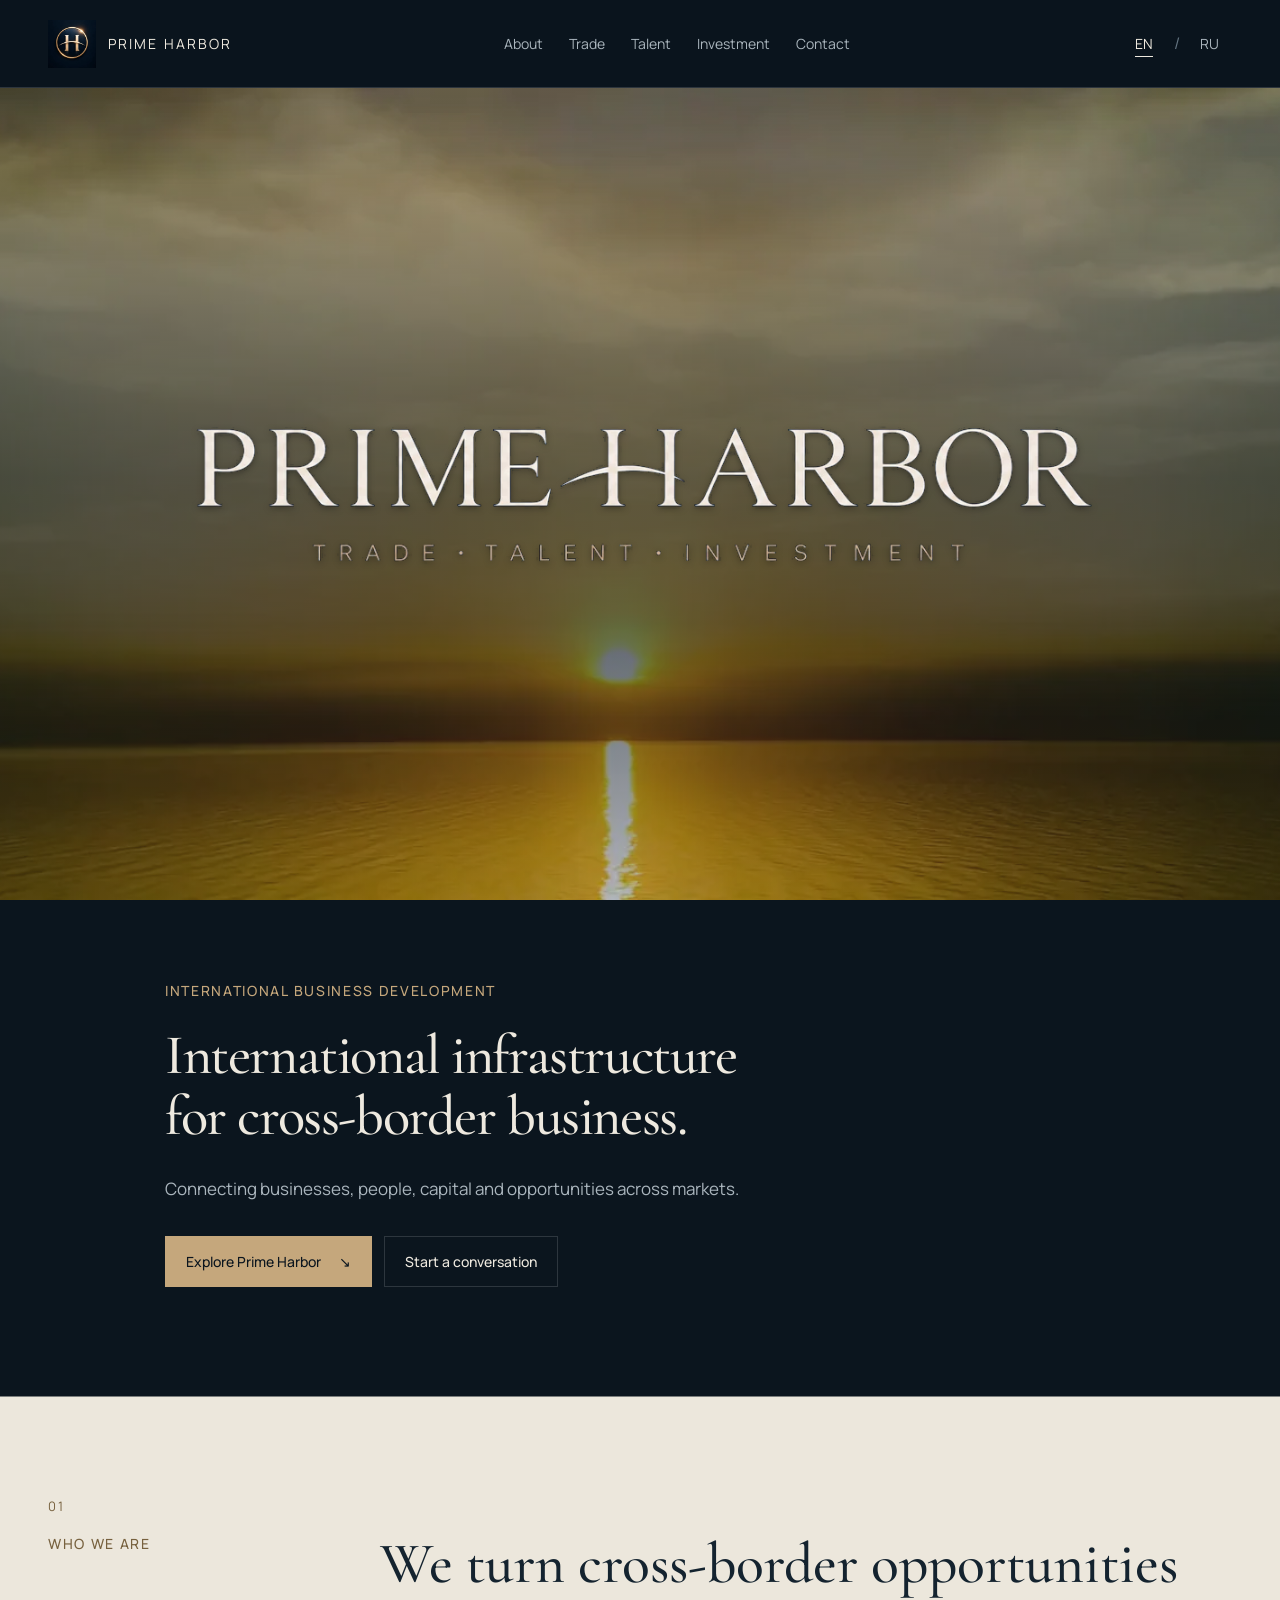
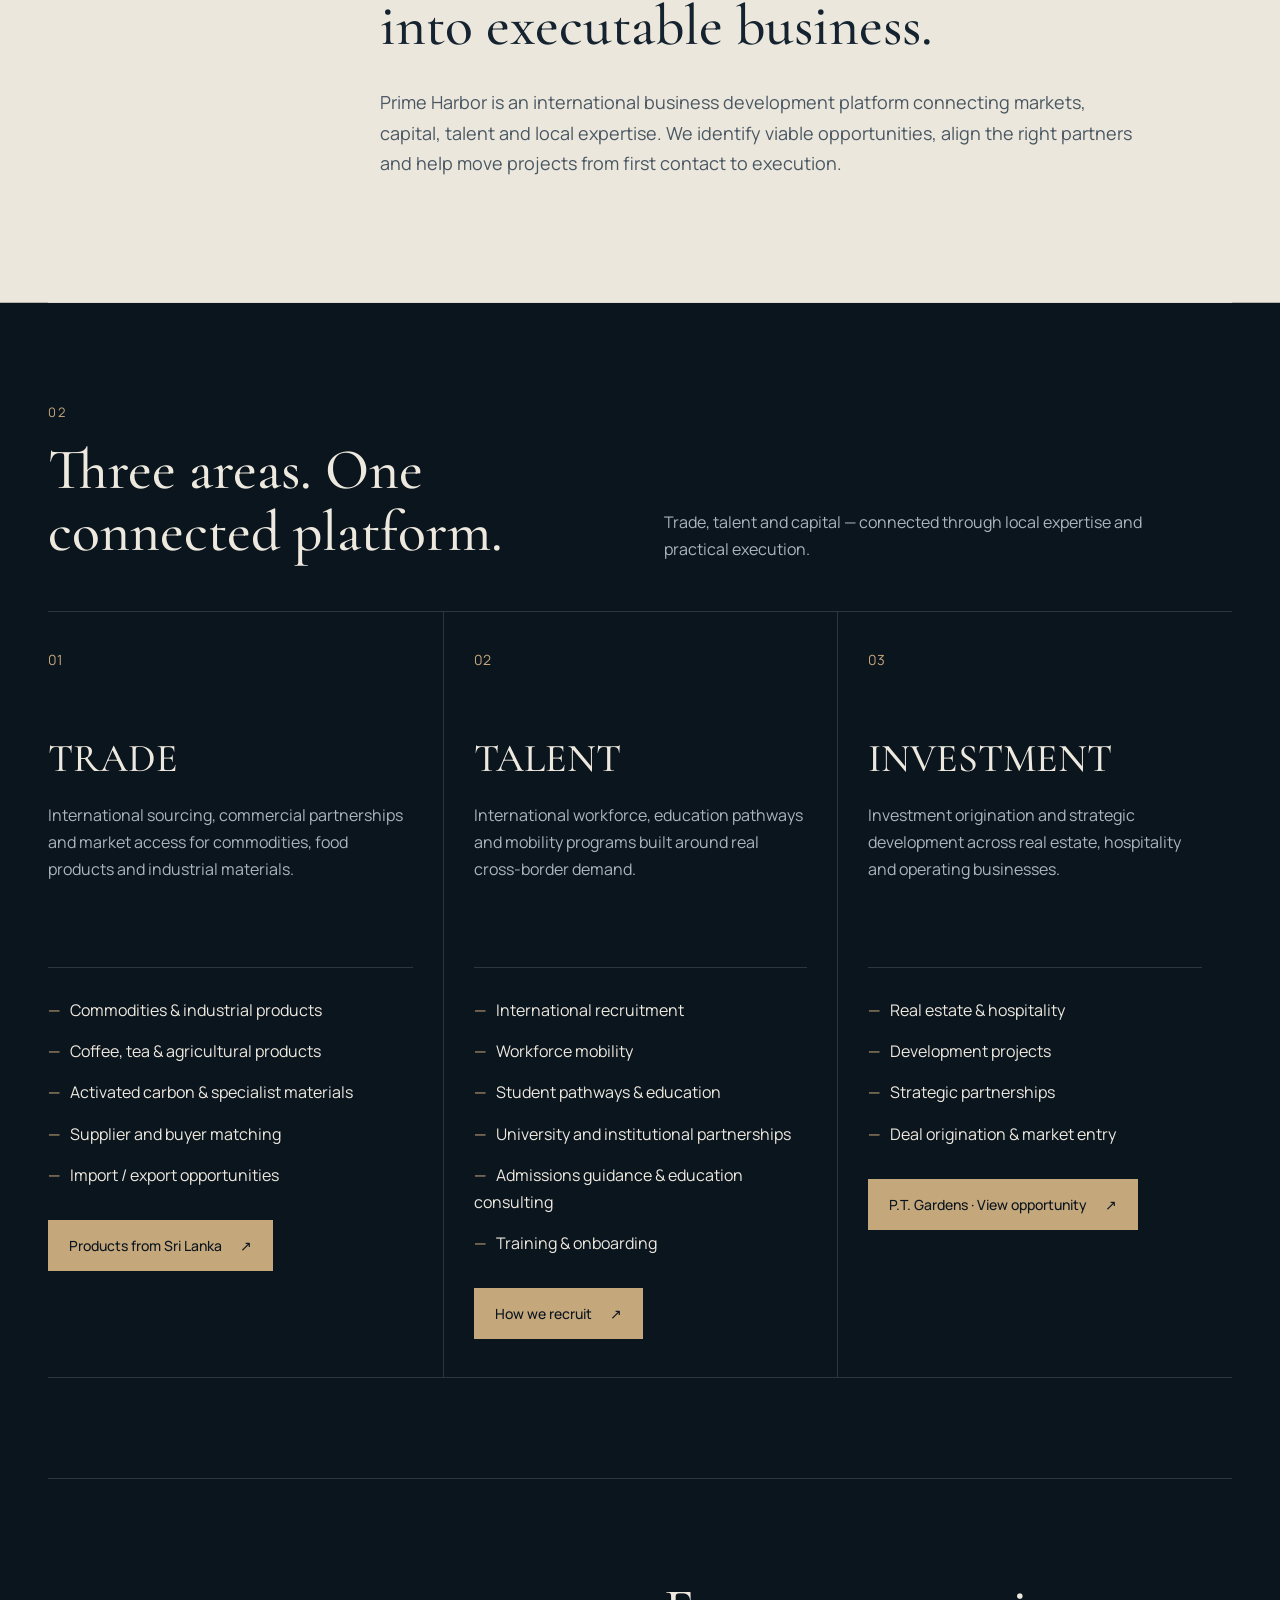
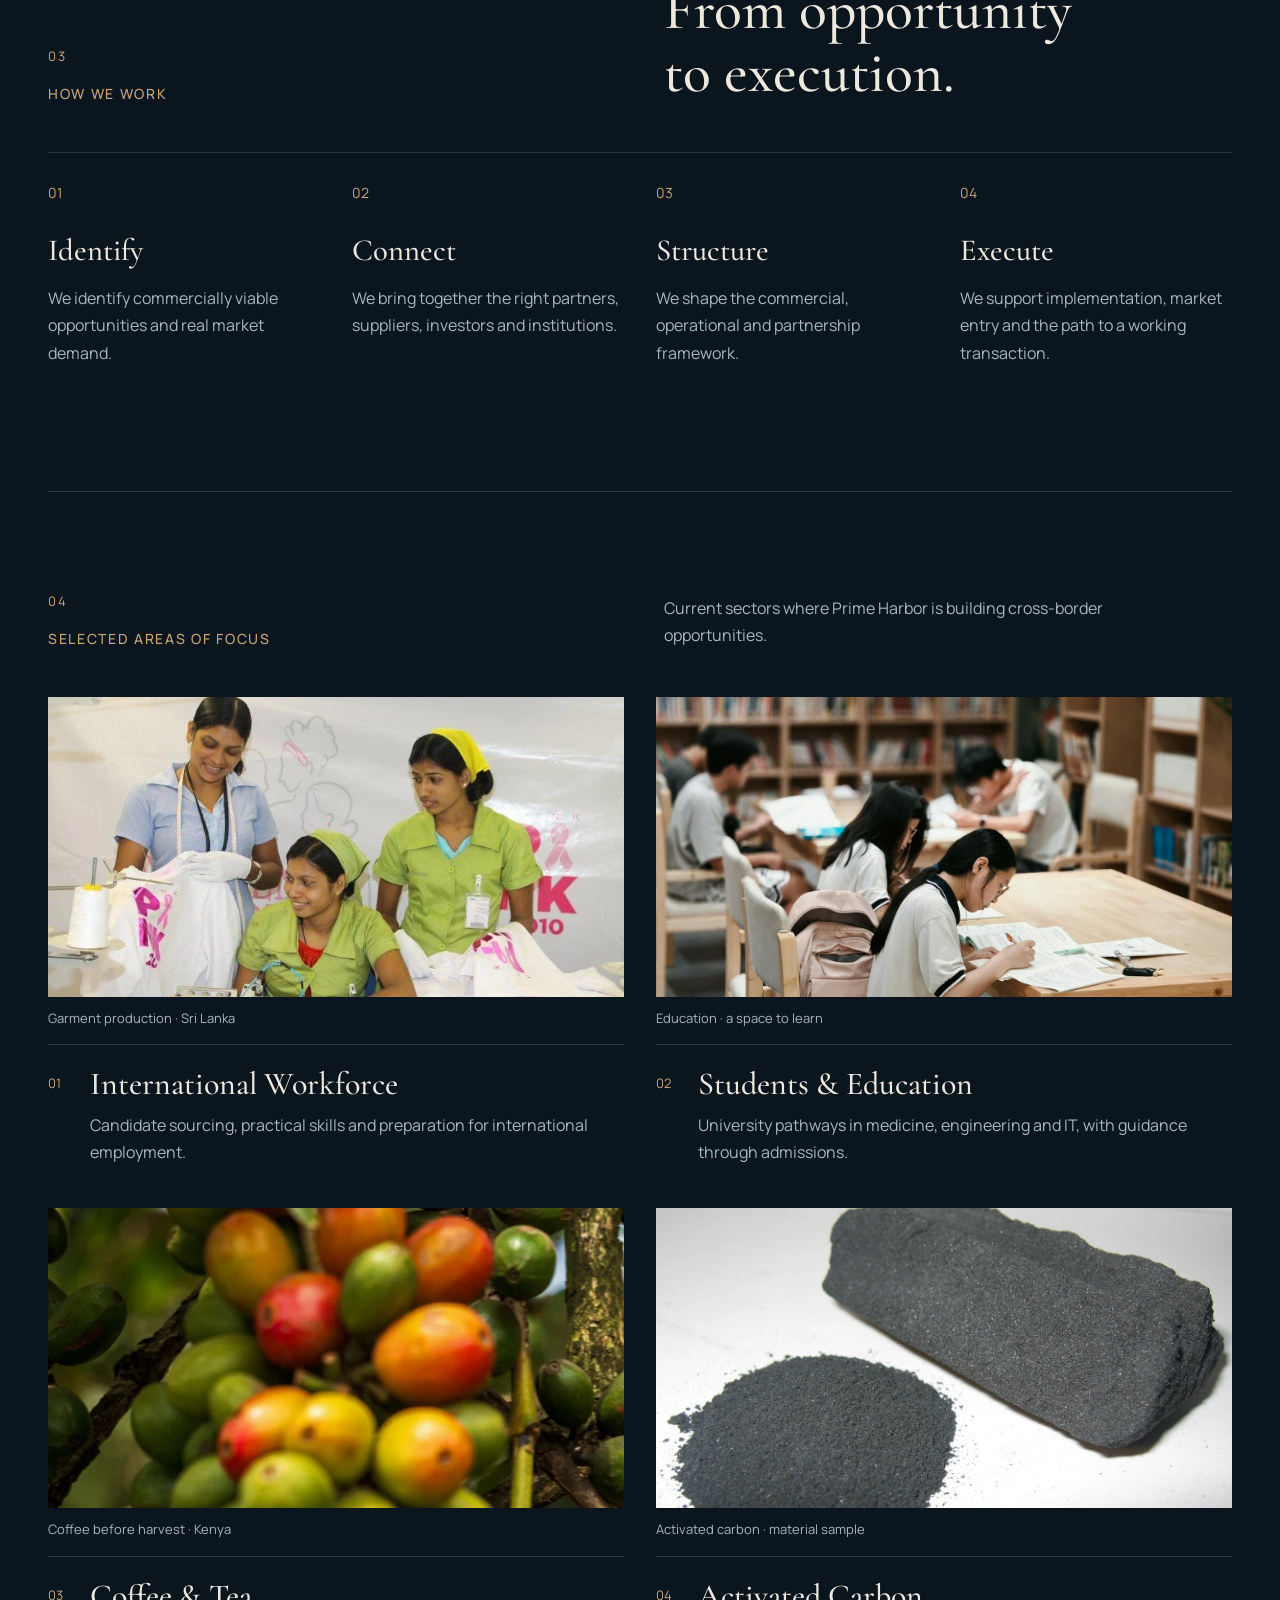
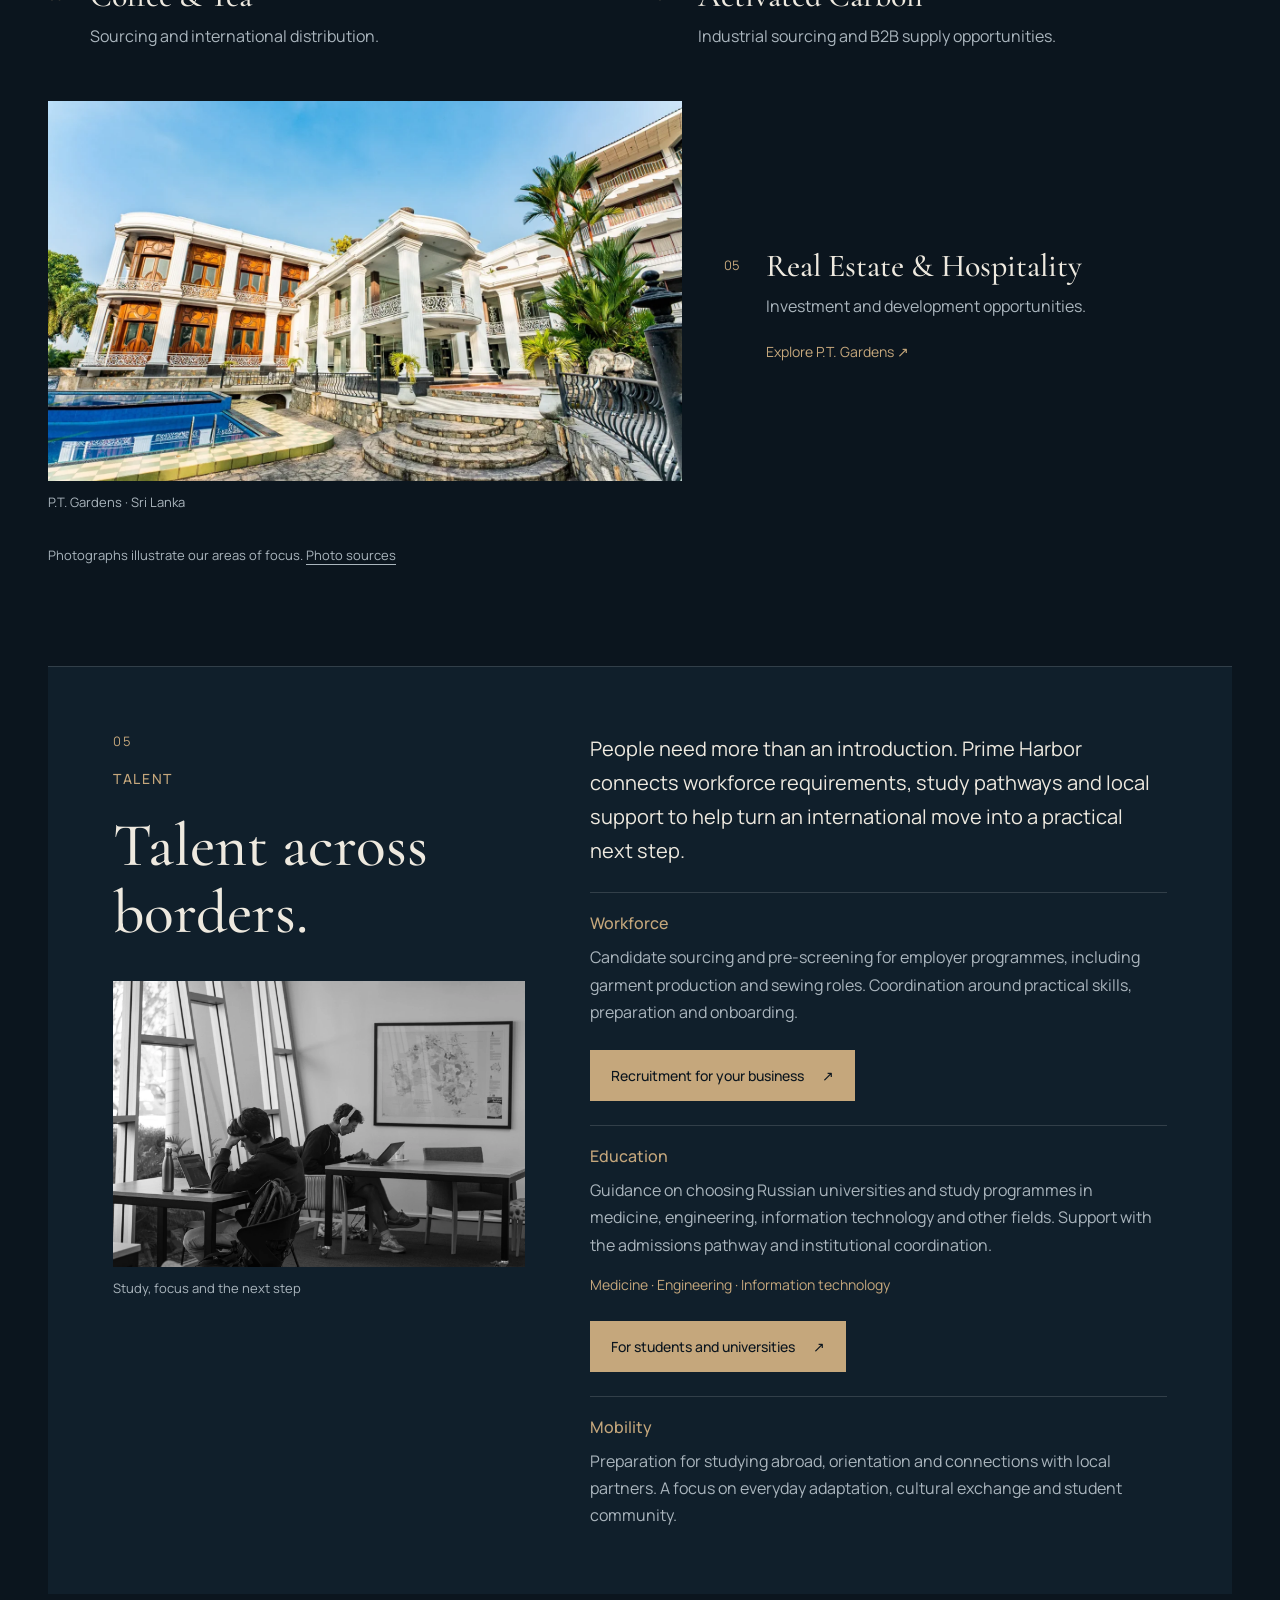
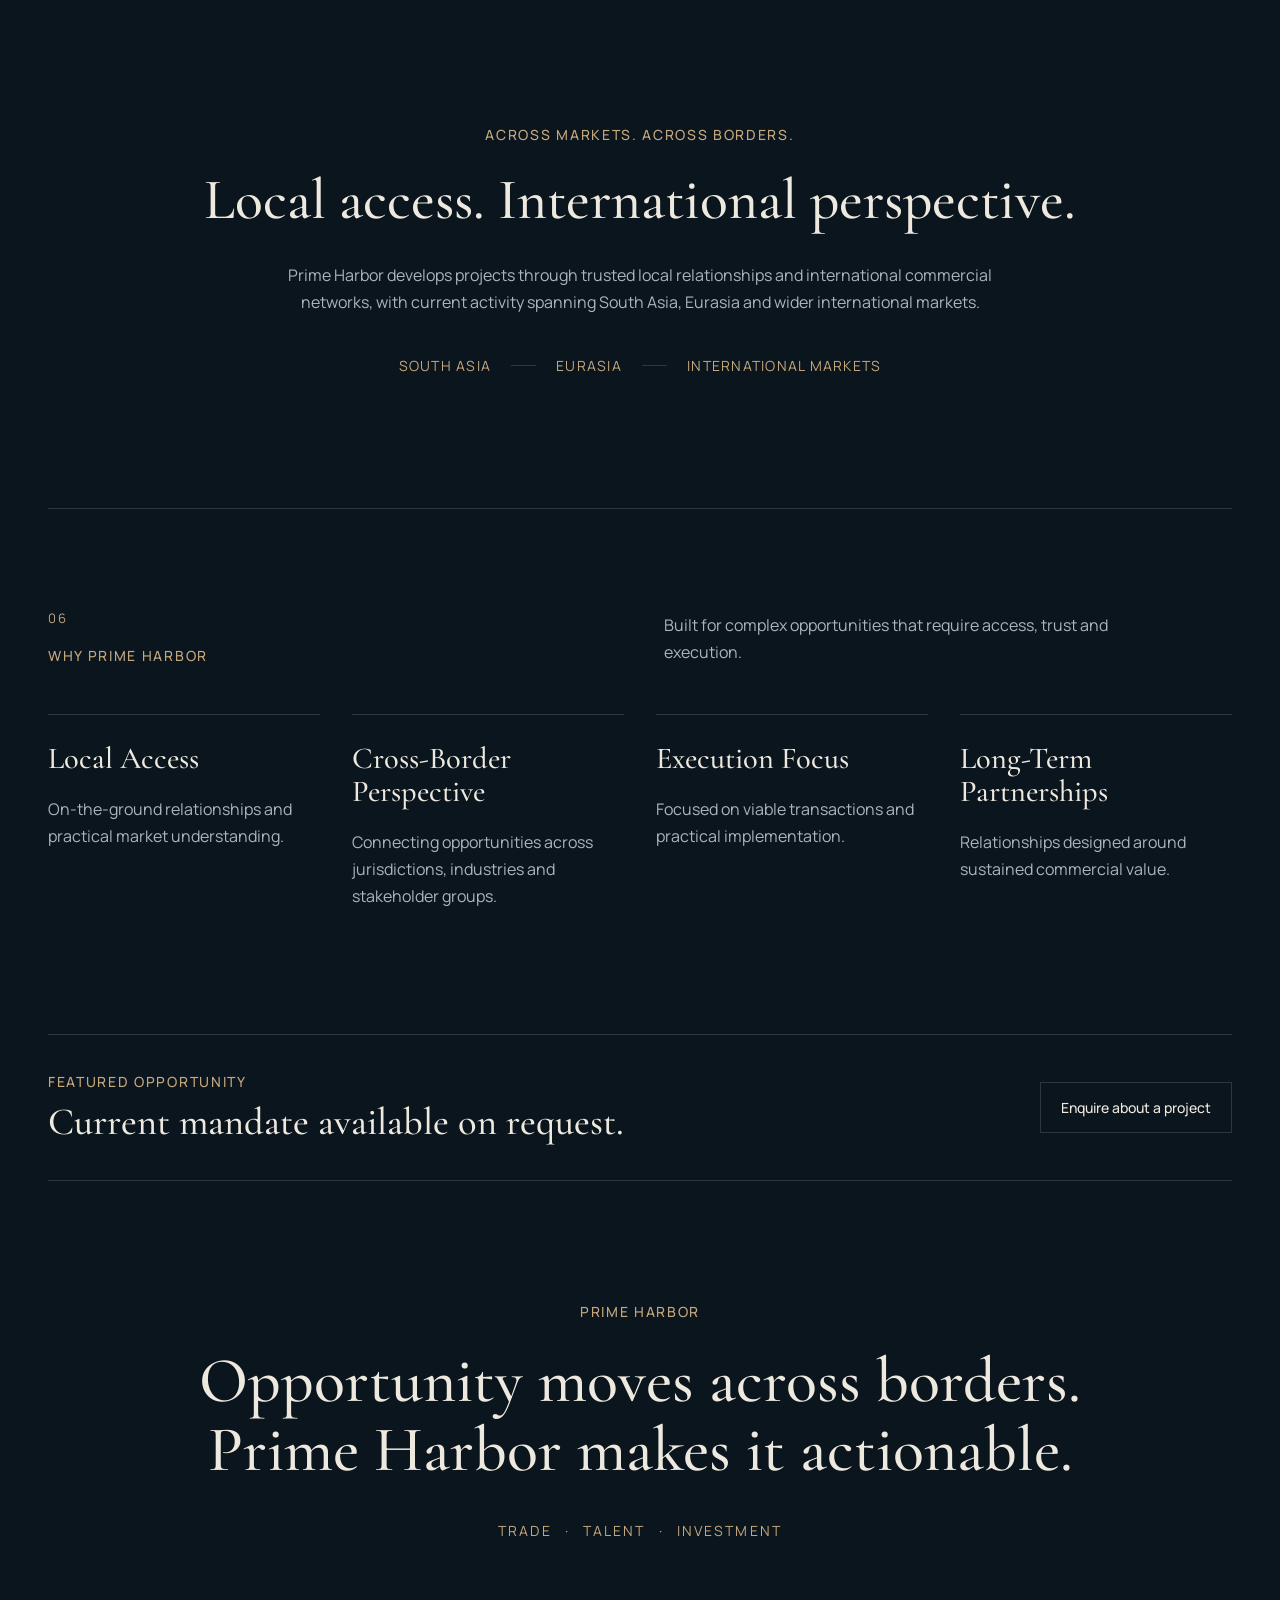
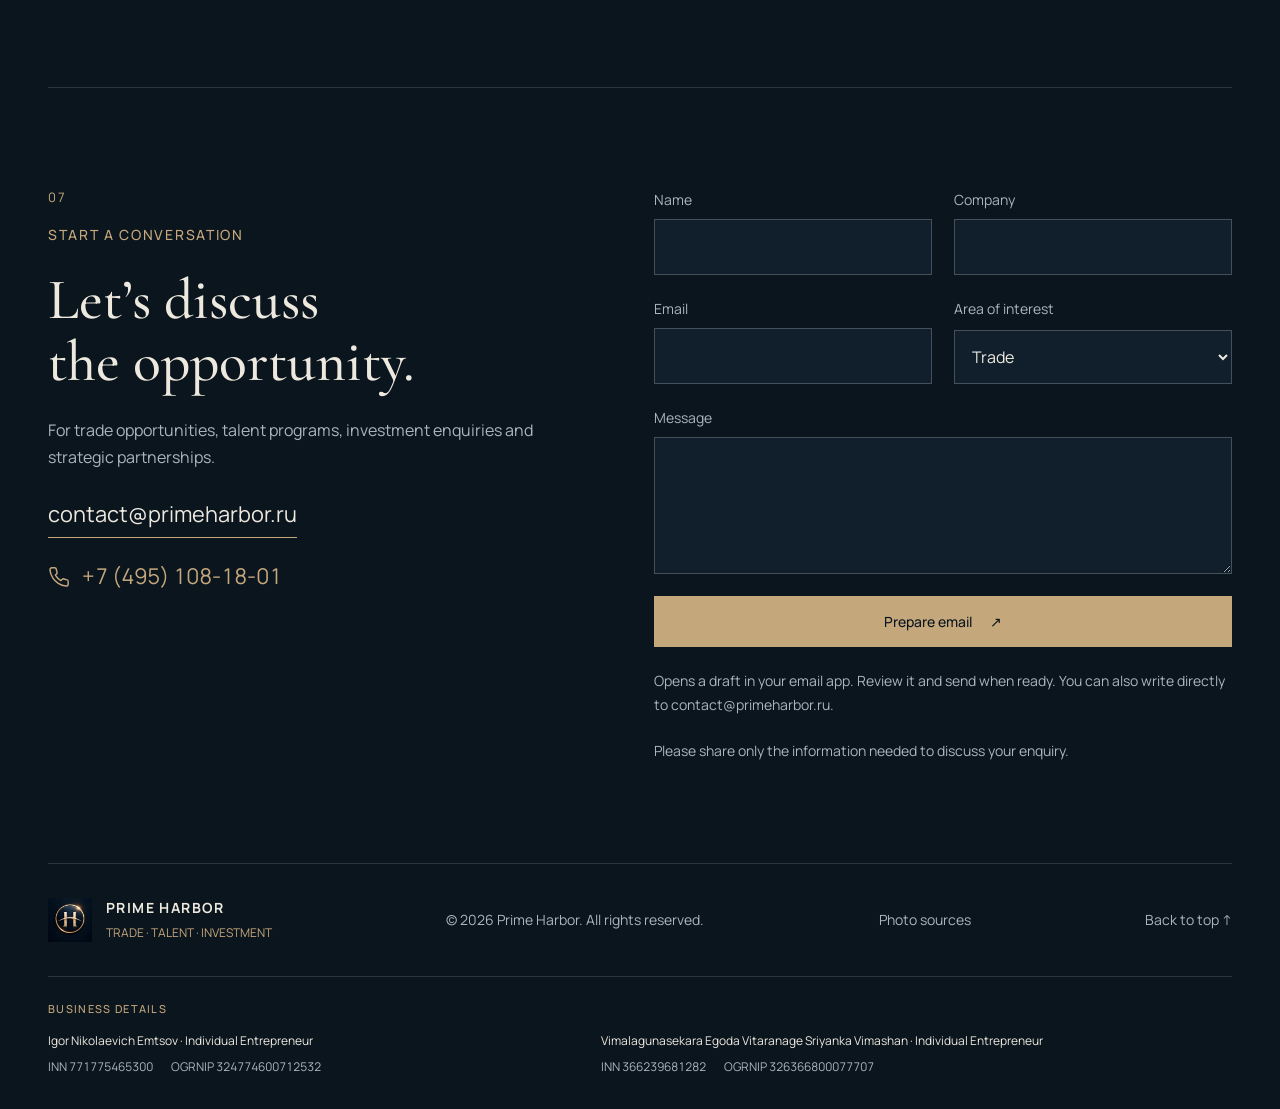
<file: index.html>
<!doctype html>
<html lang="en">
<head>
  <meta charset="utf-8" />
  <meta name="viewport" content="width=device-width, initial-scale=1, viewport-fit=cover" />
  <meta name="theme-color" content="#0b151e" /><meta name="robots" content="noindex, nofollow" /><link rel="canonical" href="https://iemtsov-cyber.github.io/primeharbor-site/" /><meta property="og:url" content="https://iemtsov-cyber.github.io/primeharbor-site/" /><meta name="twitter:card" content="summary_large_image" />
  <meta name="description" content="Prime Harbor — international infrastructure for trade, talent and investment." />
  <meta property="og:title" content="Prime Harbor — Trade · Talent · Investment" />
  <meta property="og:description" content="International infrastructure for cross-border business." />
  <meta property="og:type" content="website" />
  <meta property="og:image" content="https://iemtsov-cyber.github.io/primeharbor-site/assets/prime-harbor-wordmark.webp" />
  <link rel="icon" type="image/png" href="assets/favicon.png" />
  <link rel="preconnect" href="https://fonts.googleapis.com" />
  <link rel="preconnect" href="https://fonts.gstatic.com" crossorigin />
  <link href="https://fonts.googleapis.com/css2?family=Cormorant+Garamond:wght@500;600&family=Manrope:wght@300;400;500;600&display=swap" rel="stylesheet" />
  <link rel="stylesheet" href="styles.css?v=8a5558b03a71" />
  <link rel="stylesheet" href="hero-brand.css?v=20261016-fullscreen-3" />
  <title>Prime Harbor — Trade · Talent · Investment</title>
</head>
<body class="home-immersive">
  <a class="skip-link" href="#main" data-i18n="skip">Skip to content</a>
  <div class="page-noise" aria-hidden="true"></div>

  <header class="site-header" id="top">
    <a class="brand-mark" href="#top" aria-label="Prime Harbor home" data-aria="aria.home">
      <img src="assets/harbor-gate-emblem.webp" width="320" height="320" alt="" />
      <span>PRIME HARBOR</span>
    </a>

    <nav class="desktop-nav" aria-label="Primary navigation" data-aria="aria.nav">
      <a href="#about" data-i18n="nav.about">About</a>
      <a href="#trade" data-i18n="nav.trade">Trade</a>
      <a href="#talent" data-i18n="nav.talent">Talent</a>
      <a href="#investment" data-i18n="nav.investment">Investment</a>
      <a href="#contact" data-i18n="nav.contact">Contact</a>
    </nav>

    <div class="header-actions">
      <div class="language-switch" role="group" aria-label="Language" data-aria="aria.language">
        <button type="button" class="lang-btn active" data-lang="en">EN</button>
        <span>/</span>
        <button type="button" class="lang-btn" data-lang="ru">RU</button>
      </div>
      <button class="menu-toggle" type="button" aria-label="Open menu" aria-expanded="false" aria-controls="mobile-navigation">
        <span></span><span></span>
      </button>
    </div>
  </header>

  <nav class="mobile-menu" id="mobile-navigation" hidden aria-label="Primary navigation" data-aria="aria.nav">
    <a href="#about" data-i18n="nav.about">About</a>
    <a href="#trade" data-i18n="nav.trade">Trade</a>
    <a href="#talent" data-i18n="nav.talent">Talent</a>
      <a href="#investment" data-i18n="nav.investment">Investment</a>
    <a href="#contact" data-i18n="nav.contact">Contact</a>
  </nav>

  <main id="main">
      <section class="brand-intro hero-brand" aria-label="Prime Harbor">
        <img class="hero-poster" src="assets/video/golden-horizon-poster.webp" width="1280" height="720" fetchpriority="high" alt="" aria-hidden="true" />
        <video class="hero-film" autoplay muted loop playsinline preload="metadata" poster="assets/video/golden-horizon-poster.webp" data-desktop="assets/video/golden-horizon-desktop.mp4" data-mobile="assets/video/golden-horizon-mobile.mp4" aria-hidden="true" tabindex="-1"></video>
        <img width="1200" height="900" fetchpriority="high" class="hero-wordmark" src="assets/prime-harbor-wordmark-transparent.webp" alt="Prime Harbor — Trade Talent Investment" />
      </section>
    <section class="hero section-shell" id="introduction">
      <div class="hero-glow hero-glow-one" aria-hidden="true"></div>
      <div class="hero-glow hero-glow-two" aria-hidden="true"></div>



      <div class="hero-copy reveal delay-1">
        <p class="eyebrow" data-i18n="hero.kicker">International Business Development</p>
        <h1 data-i18n="hero.title">International infrastructure for cross-border business.</h1>
        <p class="hero-subtitle" data-i18n="hero.subtitle">Connecting businesses, people, capital and opportunities across markets.</p>
        <div class="hero-cta">
          <a class="btn btn-primary" href="#pillars"><span data-i18n="hero.ctaPrimary">Explore Prime Harbor</span><span aria-hidden="true">↘</span></a>
          <a class="btn btn-ghost" href="#contact" data-i18n="hero.ctaSecondary">Start a conversation</a>
        </div>
      </div>

    </section>

    <section class="statement section-shell" id="about">
      <div class="section-number">01</div>
      <div class="statement-grid">
        <div class="statement-kicker reveal">
          <p class="eyebrow" data-i18n="about.kicker">Who we are</p>
        </div>
        <div class="statement-copy reveal delay-1">
          <h2 data-i18n="about.title">We turn cross-border opportunities into executable business.</h2>
          <p data-i18n="about.body">Prime Harbor is an international business development platform connecting markets, capital, talent and local expertise. We identify viable opportunities, align the right partners and help move projects from first contact to execution.</p>
        </div>
      </div>

    </section>

    <section class="pillars section-shell" id="pillars">
      <div class="section-head reveal">
        <div>
          <div class="section-number">02</div>
          <h2 data-i18n="pillars.title">Three areas. One connected platform.</h2>
        </div>
        <p class="section-intro" data-i18n="pillars.intro">Trade, talent and capital — connected through local expertise and practical execution.</p>
      </div>

      <div class="pillar-grid">
        <article class="pillar-card reveal" id="trade">
          <div class="pillar-index">01</div>
          <h3>TRADE</h3>
          <p data-i18n="pillars.tradeText">International sourcing, commercial partnerships and market access for commodities, food products and industrial materials.</p>
          <ul>
            <li data-i18n="pillars.trade1">Commodities & industrial products</li>
            <li data-i18n="pillars.trade2">Coffee, tea & agricultural products</li>
            <li data-i18n="pillars.trade3">Activated carbon & specialist materials</li>
            <li data-i18n="pillars.trade4">Supplier and buyer matching</li><li data-i18n="pillars.trade5">Import / export opportunities</li>
          </ul>
        <a href="trade.html" class="btn btn-primary talent-detail-link trade-detail-link" ><span data-i18n="trade.cta" >Товары из Шри-Ланки</span> <span aria-hidden="true">↗</span></a>
        </article>

        <article class="pillar-card featured reveal delay-1">
          <div class="pillar-index">02</div>
          <h3>TALENT</h3>
          <p data-i18n="pillars.talentText">International workforce, education pathways and mobility programs built around real cross-border demand.</p>
          <ul>
            <li data-i18n="pillars.talent1">International recruitment</li>
            <li data-i18n="pillars.talent2">Workforce mobility</li>
            <li data-i18n="pillars.talent3">Student pathways & education</li>
            <li data-i18n="pillars.talent4">University and institutional partnerships</li><li data-i18n="pillars.talent5">Admissions guidance & education consulting</li><li data-i18n="pillars.talent6">Training & onboarding</li>
          </ul>
        <a class="btn btn-primary talent-detail-link recruitment-pillar-link" href="talent.html"><span data-i18n="talent.ctaShort">How we recruit</span> <span aria-hidden="true">↗</span></a></article>

        <article class="pillar-card reveal delay-2" id="investment">
          <div class="pillar-index">03</div>
          <h3>INVESTMENT</h3>
          <p data-i18n="pillars.investmentText">Investment origination and strategic development across real estate, hospitality and operating businesses.</p>
          <ul>
            <li data-i18n="pillars.investment1">Real estate & hospitality</li>
            <li data-i18n="pillars.investment2">Development projects</li>
            <li data-i18n="pillars.investment3">Strategic partnerships</li>
            <li data-i18n="pillars.investment4">Deal origination & market entry</li>
          </ul><a href="pt-gardens.html" class="btn btn-primary talent-detail-link investment-detail-link"><span data-i18n="investment.cta">P.T. Gardens · View opportunity</span><span aria-hidden="true">↗</span></a>
        </article>
      </div>
    </section>

    <section class="model section-shell" id="model">
      <div class="model-top">
        <div class="section-head reveal">
          <div>
            <div class="section-number">03</div>
            <p class="eyebrow" data-i18n="model.kicker">How we work</p>
          </div>
          <h2 data-i18n="model.title">From opportunity to execution.</h2>
        </div>
      </div>

      <div class="process-line">
        <article class="process-step reveal">
          <span>01</span>
          <h3 data-i18n="model.step1Title">Identify</h3>
          <p data-i18n="model.step1Body">We identify commercially viable opportunities and real market demand.</p>
        </article>
        <article class="process-step reveal delay-1">
          <span>02</span>
          <h3 data-i18n="model.step2Title">Connect</h3>
          <p data-i18n="model.step2Body">We bring together the right partners, suppliers, investors and institutions.</p>
        </article>
        <article class="process-step reveal delay-2">
          <span>03</span>
          <h3 data-i18n="model.step3Title">Structure</h3>
          <p data-i18n="model.step3Body">We shape the commercial, operational and partnership framework.</p>
        </article>
        <article class="process-step reveal delay-3">
          <span>04</span>
          <h3 data-i18n="model.step4Title">Execute</h3>
          <p data-i18n="model.step4Body">We support implementation, market entry and the path to a working transaction.</p>
        </article>
      </div>
    </section>

    <section class="focus section-shell">
      <div class="section-head reveal">
        <div>
          <div class="section-number">04</div>
          <h2 class="eyebrow" data-i18n="focus.kicker">Selected areas of focus</h2>
        </div>
        <p class="section-intro" data-i18n="focus.intro">Current sectors where Prime Harbor is building cross-border opportunities.</p>
      </div>

      <div class="focus-grid photo-grid"><article class="focus-item photo-story"><figure><img src="assets/photos/garment-workers.webp" width="800" height="533" loading="lazy" decoding="async" alt="Garment workers at sewing machines in Sri Lanka." data-alt="photo.workers"><figcaption data-i18n="photo.garmentCaption">Garment production · Sri Lanka</figcaption></figure><div class="photo-story-copy"><span class="photo-index">01</span><h3 data-i18n="focus.f1">International Workforce</h3><p data-i18n="focus.f1b">Candidate sourcing, practical skills and preparation for international employment.</p></div></article>
<article class="focus-item photo-story"><figure><img src="assets/photos/study-library.webp" width="1400" height="1261" loading="lazy" decoding="async" alt="Students reading and writing at tables in a library." data-alt="photo.winter"><figcaption data-i18n="photo.studentCaption">Education · a space to learn</figcaption></figure><div class="photo-story-copy"><span class="photo-index">02</span><h3 data-i18n="focus.f2">Students & Education</h3><p data-i18n="focus.f2b">University pathways in medicine, engineering and IT, with guidance through admissions.</p></div></article>
<article class="focus-item photo-story"><figure><img src="assets/photos/coffee-harvest.webp" width="773" height="1200" loading="lazy" decoding="async" alt="Ripe coffee cherries on a bush at Fairview Estate in Kenya." data-alt="photo.coffee"><figcaption data-i18n="photo.coffeeCaption">Coffee before harvest · Kenya</figcaption></figure><div class="photo-story-copy"><span class="photo-index">03</span><h3 data-i18n="focus.f3">Coffee & Tea</h3><p data-i18n="focus.f3b">Sourcing and international distribution.</p></div></article>
<article class="focus-item photo-story"><figure><img src="assets/photos/activated-carbon.webp" width="1200" height="863" loading="lazy" decoding="async" alt="Activated carbon in powder and solid form." data-alt="photo.carbon"><figcaption data-i18n="photo.carbonCaption">Activated carbon · material sample</figcaption></figure><div class="photo-story-copy"><span class="photo-index">04</span><h3 data-i18n="focus.f4">Activated Carbon</h3><p data-i18n="focus.f4b">Industrial sourcing and B2B supply opportunities.</p></div></article>
<article class="focus-item photo-story"><figure><img src="assets/photos/pt-gardens.webp" width="1400" height="932" loading="lazy" decoding="async" alt="The real P.T. Gardens hotel building and pool in Sri Lanka." data-alt="photo.hotel"><figcaption data-i18n="photo.hotelCaption">P.T. Gardens · Sri Lanka</figcaption></figure><div class="photo-story-copy"><span class="photo-index">05</span><h3 data-i18n="focus.f5">Real Estate & Hospitality</h3><p data-i18n="focus.f5b">Investment and development opportunities.</p><a href="pt-gardens.html" class="text-link property-home-link"><span data-i18n="investment.ctaShort">Explore P.T. Gardens</span> ↗</a></div></article></div><p class="photo-context"><span data-i18n="photo.context">Photographs illustrate our areas of focus.</span> <a href="photography.html" data-i18n="photo.source">Photo sources</a></p></section>

    <section class="talent-feature section-shell" id="talent">
      <div class="talent-layout">
        <div class="talent-left reveal">
          <div class="section-number">05</div>
          <p class="eyebrow">TALENT</p>
          <h2 data-i18n="talent.title">Talent across borders.</h2><figure class="talent-photo"><img src="assets/photos/study-space.webp" width="1400" height="973" loading="lazy" decoding="async" data-alt="photo.students" alt="Two people studying with laptops in a quiet, sunlit room."><figcaption data-i18n="talent.photoCaption">Study, focus and the next step</figcaption></figure>
        </div>
        <div class="talent-right reveal delay-1">
          <p class="lead" data-i18n="talent.lead">People need more than an introduction. Prime Harbor connects workforce requirements, study pathways and local support to help turn an international move into a practical next step.</p>
          <div class="talent-columns">
            <div>
              <h3 data-i18n="talent.col1Title">Workforce</h3>
              <p data-i18n="talent.col1Body">Candidate sourcing and pre-screening for employer programmes, including garment production and sewing roles. Coordination around practical skills, preparation and onboarding.</p>
            <a class="btn btn-primary talent-detail-link" href="talent.html"><span data-i18n="talent.cta">Recruitment for your business</span><span aria-hidden="true">↗</span></a>
            </div>
            <div>
              <h3 data-i18n="talent.col2Title">Education</h3>
              <p data-i18n="talent.col2Body">Guidance on choosing Russian universities and study programmes in medicine, engineering, information technology and other fields. Support with the admissions pathway and institutional coordination.</p><p class="study-fields" data-i18n="talent.programs">Medicine · Engineering · Information technology</p><a class="btn btn-primary talent-detail-link education-detail-link" href="education.html"><span data-i18n="education.cta">For students and universities</span><span aria-hidden="true">↗</span></a>
            </div>
            <div>
              <h3 data-i18n="talent.col3Title">Mobility</h3>
              <p data-i18n="talent.col3Body">Preparation for studying abroad, orientation and connections with local partners. A focus on everyday adaptation, cultural exchange and student community.</p>
            </div>
          </div>
        </div>
      </div>
    </section>

    <section class="markets section-shell">
      <div class="markets-line reveal">
        <p class="eyebrow" data-i18n="markets.kicker">Across markets. Across borders.</p>
        <h2 data-i18n="markets.title">Local access. International perspective.</h2>
        <p data-i18n="markets.body">Prime Harbor develops projects through trusted local relationships and international commercial networks, with current activity spanning South Asia, Eurasia and wider international markets.</p>
      </div>
      <div class="market-tags reveal delay-1" aria-label="Markets" data-aria="aria.markets">
        <span data-i18n="markets.tag1">SOUTH ASIA</span><i></i><span data-i18n="markets.tag2">EURASIA</span><i></i><span data-i18n="markets.tag3">INTERNATIONAL MARKETS</span>
      </div>
    </section>

    <section class="why section-shell">
      <div class="section-head reveal">
        <div>
          <div class="section-number">06</div>
          <h2 class="eyebrow" data-i18n="why.kicker">Why Prime Harbor</h2>
        </div>
        <p class="section-intro" data-i18n="why.intro">Built for complex opportunities that require access, trust and execution.</p>
      </div>
      <div class="why-grid">
        <article class="reveal"><h3 data-i18n="why.w1">Local Access</h3><p data-i18n="why.w1b">On-the-ground relationships and practical market understanding.</p></article>
        <article class="reveal delay-1"><h3 data-i18n="why.w2">Cross-Border Perspective</h3><p data-i18n="why.w2b">Connecting opportunities across jurisdictions, industries and stakeholder groups.</p></article>
        <article class="reveal delay-2"><h3 data-i18n="why.w3">Execution Focus</h3><p data-i18n="why.w3b">Focused on viable transactions and practical implementation.</p></article>
        <article class="reveal delay-3"><h3 data-i18n="why.w4">Long-Term Partnerships</h3><p data-i18n="why.w4b">Relationships designed around sustained commercial value.</p></article>
      </div>
    </section>

    <section class="opportunity section-shell"><div><p class="eyebrow" data-i18n="opportunity.kicker">Featured opportunity</p><h2 data-i18n="opportunity.title">Current mandate available on request.</h2></div><a class="btn btn-ghost" href="#contact" data-i18n="opportunity.cta">Enquire about a project</a></section>
    <section class="closing section-shell">
      <div class="closing-inner reveal">
        <p class="eyebrow">PRIME HARBOR</p>
        <h2 data-i18n="closing.title">Opportunity moves across borders.<br />Prime Harbor makes it actionable.</h2>
        <p>TRADE <span>·</span> TALENT <span>·</span> INVESTMENT</p>
      </div>
    </section>

    <section class="contact section-shell" id="contact">
      <div class="contact-grid">
        <div class="contact-copy reveal">
          <div class="section-number">07</div>
          <p class="eyebrow" data-i18n="contact.kicker">Start a conversation</p>
          <h2 data-i18n="contact.title">Let’s discuss the opportunity.</h2>
          <p data-i18n="contact.body">For trade opportunities, talent programs, investment enquiries and strategic partnerships.</p>
          <a class="email-link" href="mailto:contact@primeharbor.ru">contact@primeharbor.ru</a><a class="contact-phone" href="tel:+74951081801" aria-label="Prime Harbor: +7 (495) 108-18-01"><svg viewBox="0 0 24 24" width="22" height="22" fill="none" stroke="currentColor" stroke-width="1.6" stroke-linecap="round" stroke-linejoin="round" aria-hidden="true" focusable="false"><path d="M22 16.92v3a2 2 0 0 1-2.18 2 19.79 19.79 0 0 1-8.63-3.07 19.5 19.5 0 0 1-6-6 19.79 19.79 0 0 1-3.07-8.67A2 2 0 0 1 4.11 2h3a2 2 0 0 1 2 1.72c.12.96.36 1.9.7 2.79a2 2 0 0 1-.45 2.11L8.09 9.89a16 16 0 0 0 6 6l1.27-1.27a2 2 0 0 1 2.11-.45c.89.34 1.83.58 2.79.7A2 2 0 0 1 22 16.92Z"/></svg><span>+7 (495) 108-18-01</span></a>
        </div>

        <form class="contact-form reveal delay-1" id="contactForm">
          <label>
            <span data-i18n="contact.name">Name</span>
            <input type="text" name="name" autocomplete="name" maxlength="100" required />
          </label>
          <label>
            <span data-i18n="contact.company">Company</span>
            <input type="text" name="company" autocomplete="organization" maxlength="150" />
          </label>
          <label>
            <span data-i18n="contact.email">Email</span>
            <input type="email" name="email" autocomplete="email" maxlength="254" required />
          </label>
          <label>
            <span data-i18n="contact.area">Area of interest</span>
            <select name="area">
              <option value="Trade" data-i18n="option.Trade">Trade</option>
              <option value="Talent" data-i18n="option.Talent">Talent</option>
              <option value="Investment" data-i18n="option.Investment">Investment</option>
              <option value="Partnership" data-i18n="option.Partnership">Partnership</option>
              <option value="Other" data-i18n="option.Other">Other</option>
            </select>
          </label>
          <label class="full">
            <span data-i18n="contact.message">Message</span>
            <textarea name="message" rows="4" maxlength="2000" required></textarea>
          </label>
          <button class="btn btn-primary full" type="submit"><span data-i18n="contact.submit">Prepare email</span><span aria-hidden="true">↗</span></button>
          <p class="form-note full" data-i18n="contact.note">Opens a draft in your email app. Review it and send when ready. You can also write directly to contact@primeharbor.ru.</p>
        <p class="form-note full" data-i18n="contact.privacy">Please share only the information needed to discuss your enquiry.</p><p class="form-note full" id="form-status" role="status" hidden></p></form>
      </div>
    </section>
  </main>

  <footer class="site-footer section-shell">
    <div class="footer-brand">
      <img src="assets/harbor-gate-emblem.webp" width="320" height="320" alt="" loading="lazy" />
      <div>
        <strong>PRIME HARBOR</strong>
        <span>TRADE · TALENT · INVESTMENT</span>
      </div>
    </div>
    <p>© <span id="year"></span> Prime Harbor. <span data-i18n="footer.rights">All rights reserved.</span></p>
    <a href="photography.html" data-i18n="photo.source">Photo sources</a><a href="#top" data-i18n="footer.top">Back to top ↑</a>
  </footer>
<!-- legal-details:start -->
<section class="legal-details section-shell" aria-labelledby="legal-heading">
  <h2 id="legal-heading"><span class="legal-ru">Реквизиты</span><span class="legal-en">Business details</span></h2>
  <div class="legal-grid">
    <div><p class="legal-name"><span class="legal-ru">ИП Емцов Игорь Николаевич</span><span class="legal-en">Igor Nikolaevich Emtsov · Individual Entrepreneur</span></p><p><span class="legal-id"><span class="legal-ru">ИНН</span><span class="legal-en">INN</span> 771775465300</span><span class="legal-id"><span class="legal-ru">ОГРНИП</span><span class="legal-en">OGRNIP</span> 324774600712532</span></p></div>
    <div><p class="legal-name"><span class="legal-ru">ИП Вималагунасекара Егода Витаранаге Сриянка Вимашан</span><span class="legal-en">Vimalagunasekara Egoda Vitaranage Sriyanka Vimashan · Individual Entrepreneur</span></p><p><span class="legal-id"><span class="legal-ru">ИНН</span><span class="legal-en">INN</span> 366239681282</span><span class="legal-id"><span class="legal-ru">ОГРНИП</span><span class="legal-en">OGRNIP</span> 326366800077707</span></p></div>
  </div>
</section>
<!-- legal-details:end -->
<script src="script.js?v=20261018-trade"></script>
<script src="hero-brand.js?v=20261016-fullscreen-3" defer></script>
</body>
</html>
</file>
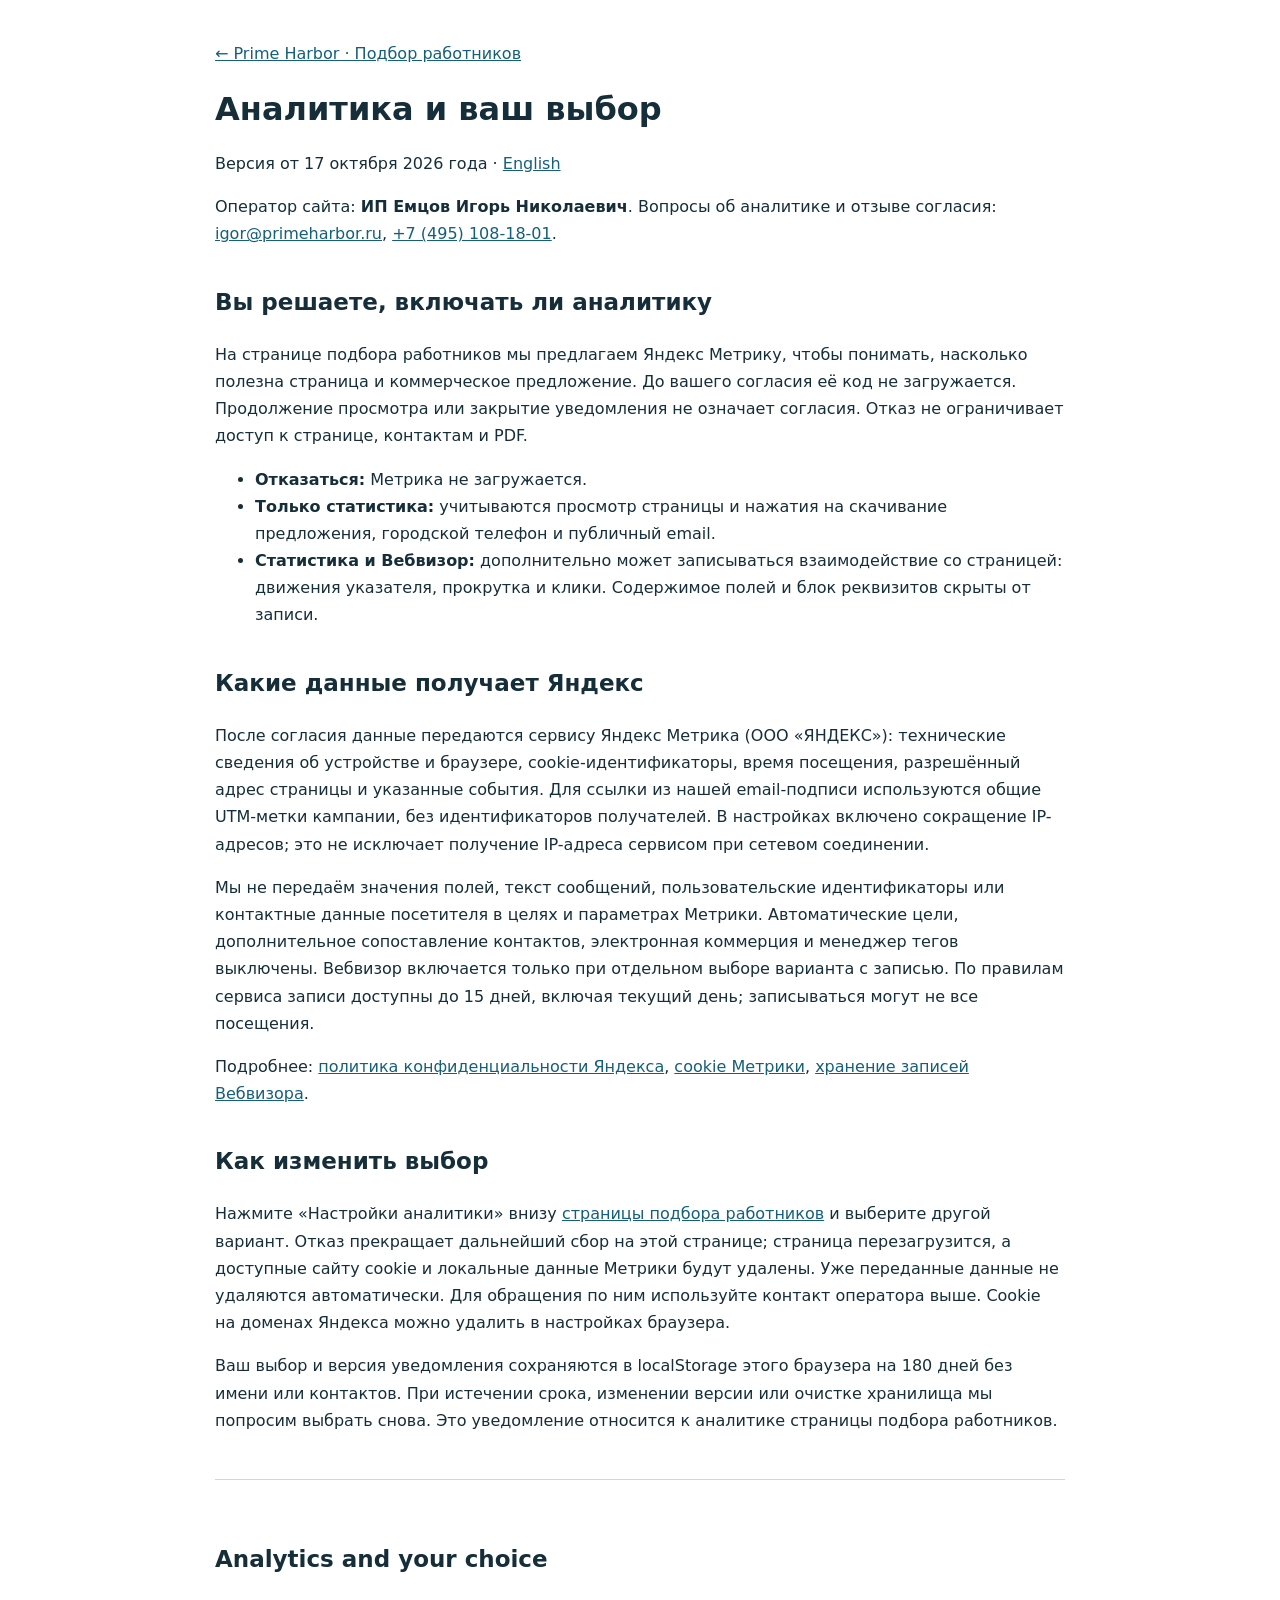
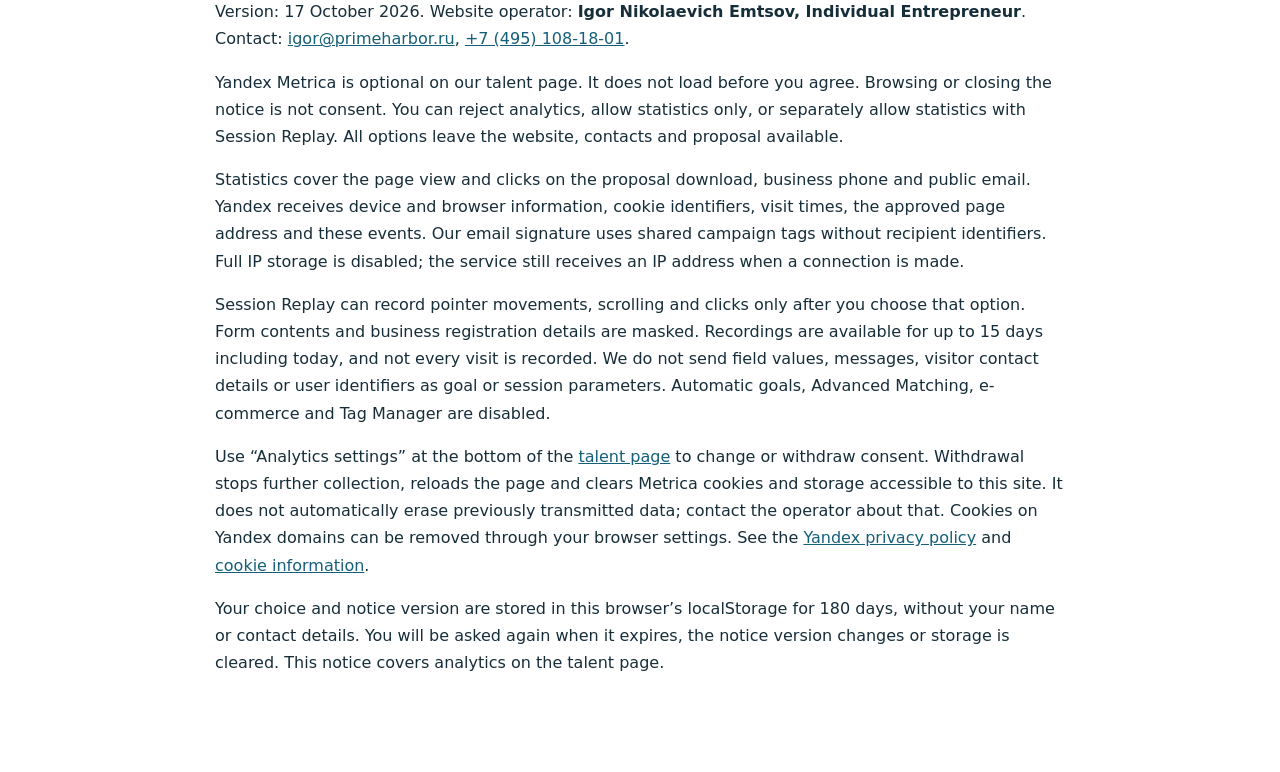
<file: analytics-privacy.html>
<!doctype html>
<html lang="ru"><head><meta charset="utf-8"><meta name="viewport" content="width=device-width, initial-scale=1"><meta name="referrer" content="no-referrer">
<title>Аналитика и ваш выбор — Prime Harbor</title><meta name="description" content="Как работает добровольная аналитика страницы подбора работников Prime Harbor и как изменить свой выбор.">
<link rel="canonical" href="https://primeharbor.ru/analytics-privacy.html"><link rel="icon" href="assets/favicon.png"><link rel="stylesheet" href="analytics-consent.css?v=20261017-1"></head>
<body class="analytics-policy"><a href="talent.html">← Prime Harbor · Подбор работников</a>
<main><h1>Аналитика и ваш выбор</h1><p>Версия от 17 октября 2026 года · <a href="#english" lang="en">English</a></p>
<p>Оператор сайта: <strong>ИП Емцов Игорь Николаевич</strong>. Вопросы об аналитике и отзыве согласия: <a href="mailto:igor@primeharbor.ru">igor@primeharbor.ru</a>, <a href="tel:+74951081801">+7 (495) 108-18-01</a>.</p>
<h2>Вы решаете, включать ли аналитику</h2>
<p>На странице подбора работников мы предлагаем Яндекс Метрику, чтобы понимать, насколько полезна страница и коммерческое предложение. До вашего согласия её код не загружается. Продолжение просмотра или закрытие уведомления не означает согласия. Отказ не ограничивает доступ к странице, контактам и PDF.</p>
<ul><li><strong>Отказаться:</strong> Метрика не загружается.</li><li><strong>Только статистика:</strong> учитываются просмотр страницы и нажатия на скачивание предложения, городской телефон и публичный email.</li><li><strong>Статистика и Вебвизор:</strong> дополнительно может записываться взаимодействие со страницей: движения указателя, прокрутка и клики. Содержимое полей и блок реквизитов скрыты от записи.</li></ul>
<h2>Какие данные получает Яндекс</h2>
<p>После согласия данные передаются сервису Яндекс Метрика (ООО «ЯНДЕКС»): технические сведения об устройстве и браузере, cookie-идентификаторы, время посещения, разрешённый адрес страницы и указанные события. Для ссылки из нашей email-подписи используются общие UTM-метки кампании, без идентификаторов получателей. В настройках включено сокращение IP-адресов; это не исключает получение IP-адреса сервисом при сетевом соединении.</p>
<p>Мы не передаём значения полей, текст сообщений, пользовательские идентификаторы или контактные данные посетителя в целях и параметрах Метрики. Автоматические цели, дополнительное сопоставление контактов, электронная коммерция и менеджер тегов выключены. Вебвизор включается только при отдельном выборе варианта с записью. По правилам сервиса записи доступны до 15 дней, включая текущий день; записываться могут не все посещения.</p>
<p>Подробнее: <a href="https://yandex.ru/legal/confidential/ru/" rel="noreferrer">политика конфиденциальности Яндекса</a>, <a href="https://yandex.ru/support/metrica/ru/general/cookie-usage.html" rel="noreferrer">cookie Метрики</a>, <a href="https://yandex.ru/support/metrica/ru/webvisor/requirements" rel="noreferrer">хранение записей Вебвизора</a>.</p>
<h2>Как изменить выбор</h2>
<p>Нажмите «Настройки аналитики» внизу <a href="talent.html">страницы подбора работников</a> и выберите другой вариант. Отказ прекращает дальнейший сбор на этой странице; страница перезагрузится, а доступные сайту cookie и локальные данные Метрики будут удалены. Уже переданные данные не удаляются автоматически. Для обращения по ним используйте контакт оператора выше. Cookie на доменах Яндекса можно удалить в настройках браузера.</p>
<p>Ваш выбор и версия уведомления сохраняются в localStorage этого браузера на 180 дней без имени или контактов. При истечении срока, изменении версии или очистке хранилища мы попросим выбрать снова. Это уведомление относится к аналитике страницы подбора работников.</p>
<section id="english" class="policy-en" lang="en"><h2>Analytics and your choice</h2>
<p>Version: 17 October 2026. Website operator: <strong>Igor Nikolaevich Emtsov, Individual Entrepreneur</strong>. Contact: <a href="mailto:igor@primeharbor.ru">igor@primeharbor.ru</a>, <a href="tel:+74951081801">+7 (495) 108-18-01</a>.</p>
<p>Yandex Metrica is optional on our talent page. It does not load before you agree. Browsing or closing the notice is not consent. You can reject analytics, allow statistics only, or separately allow statistics with Session Replay. All options leave the website, contacts and proposal available.</p>
<p>Statistics cover the page view and clicks on the proposal download, business phone and public email. Yandex receives device and browser information, cookie identifiers, visit times, the approved page address and these events. Our email signature uses shared campaign tags without recipient identifiers. Full IP storage is disabled; the service still receives an IP address when a connection is made.</p>
<p>Session Replay can record pointer movements, scrolling and clicks only after you choose that option. Form contents and business registration details are masked. Recordings are available for up to 15 days including today, and not every visit is recorded. We do not send field values, messages, visitor contact details or user identifiers as goal or session parameters. Automatic goals, Advanced Matching, e-commerce and Tag Manager are disabled.</p>
<p>Use “Analytics settings” at the bottom of the <a href="talent.html">talent page</a> to change or withdraw consent. Withdrawal stops further collection, reloads the page and clears Metrica cookies and storage accessible to this site. It does not automatically erase previously transmitted data; contact the operator about that. Cookies on Yandex domains can be removed through your browser settings. See the <a href="https://yandex.ru/legal/confidential/ru/" rel="noreferrer">Yandex privacy policy</a> and <a href="https://yandex.ru/support/metrica/en/general/cookie-usage" rel="noreferrer">cookie information</a>.</p>
<p>Your choice and notice version are stored in this browser’s localStorage for 180 days, without your name or contact details. You will be asked again when it expires, the notice version changes or storage is cleared. This notice covers analytics on the talent page.</p></section>
</main></body></html>
</file>
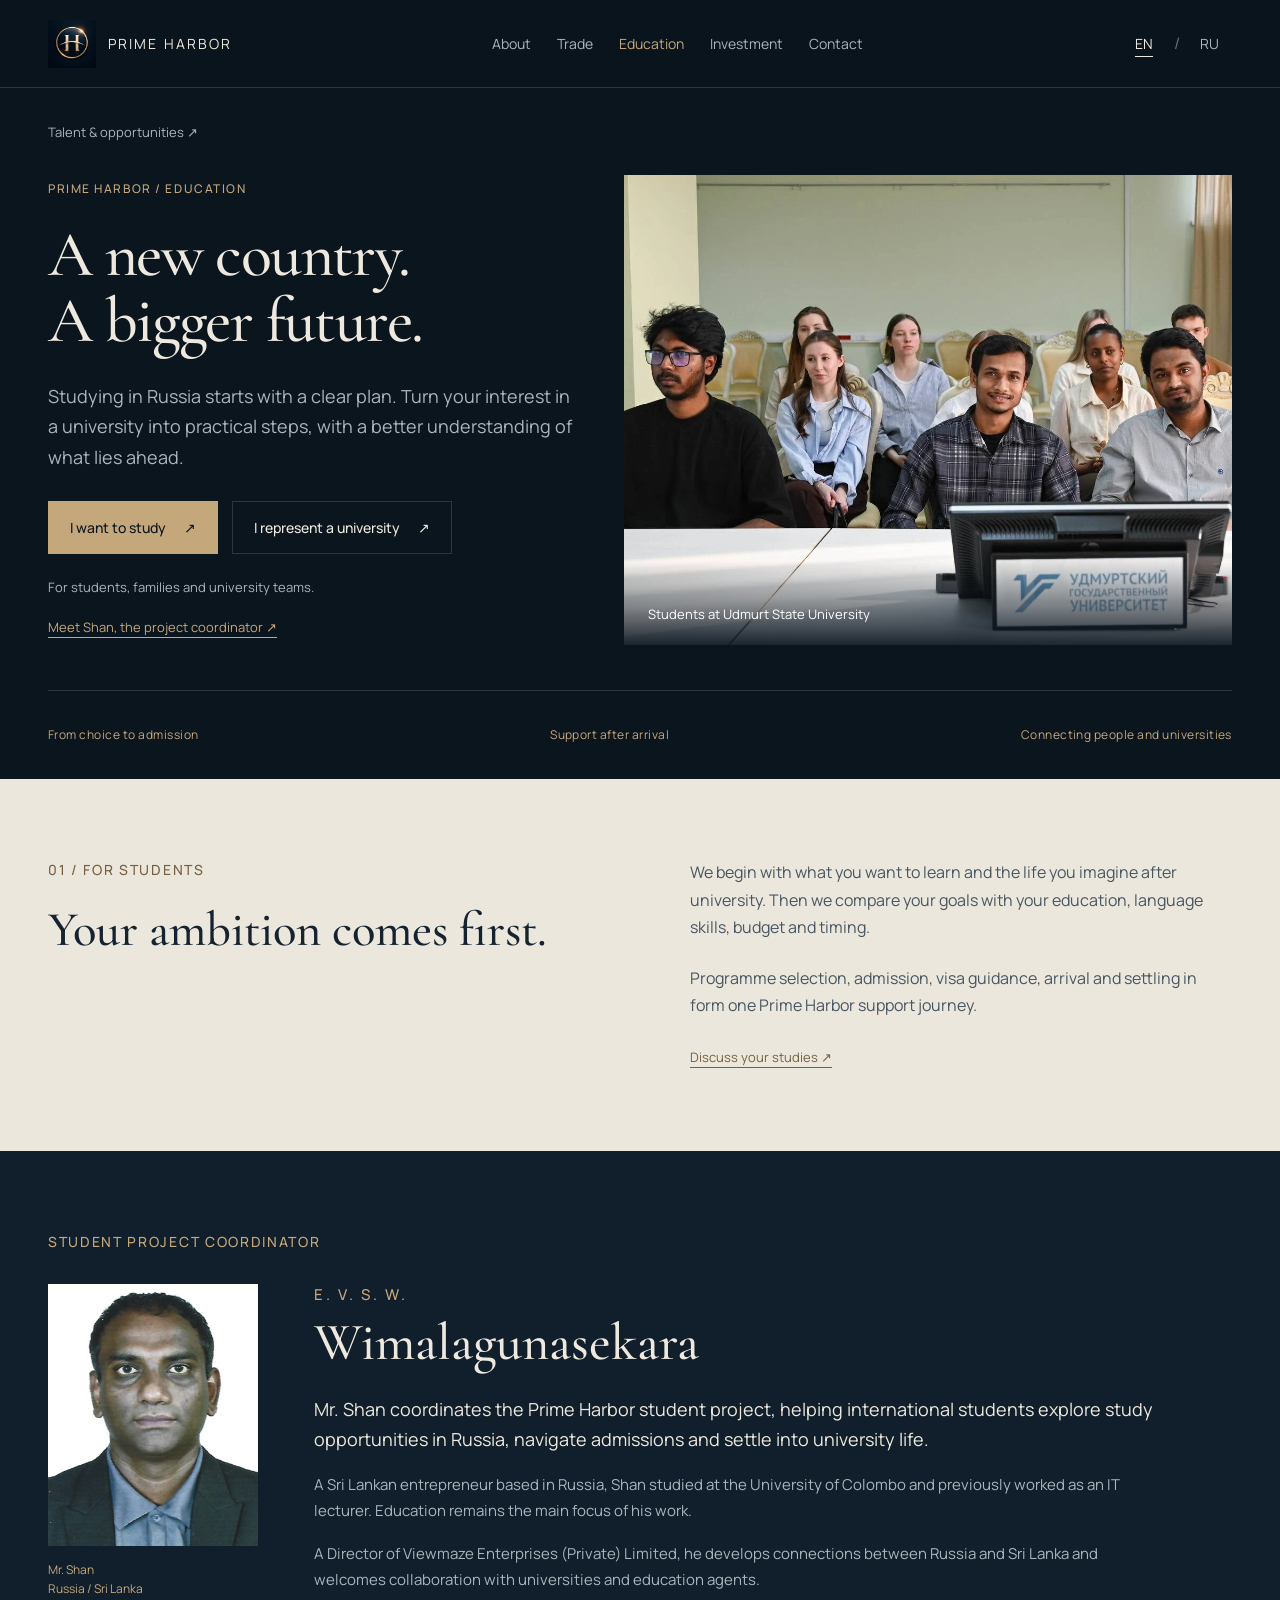
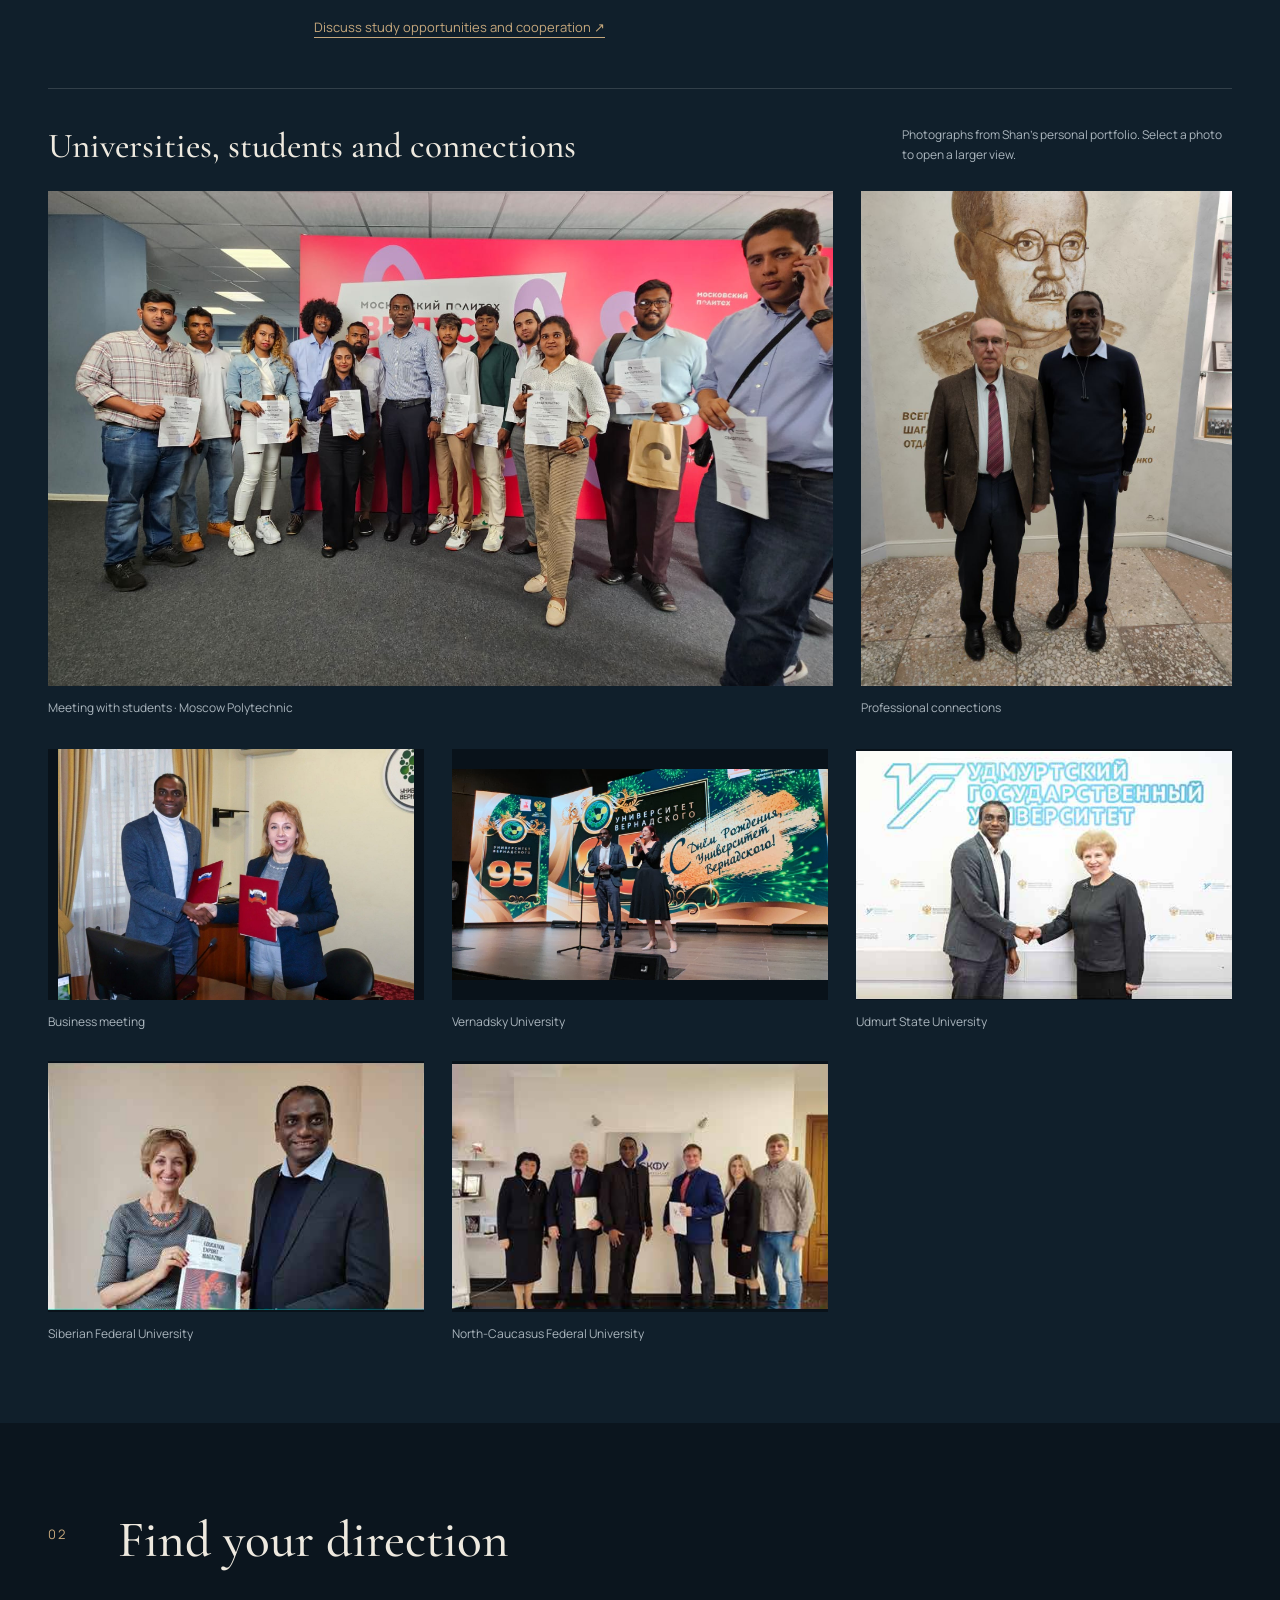
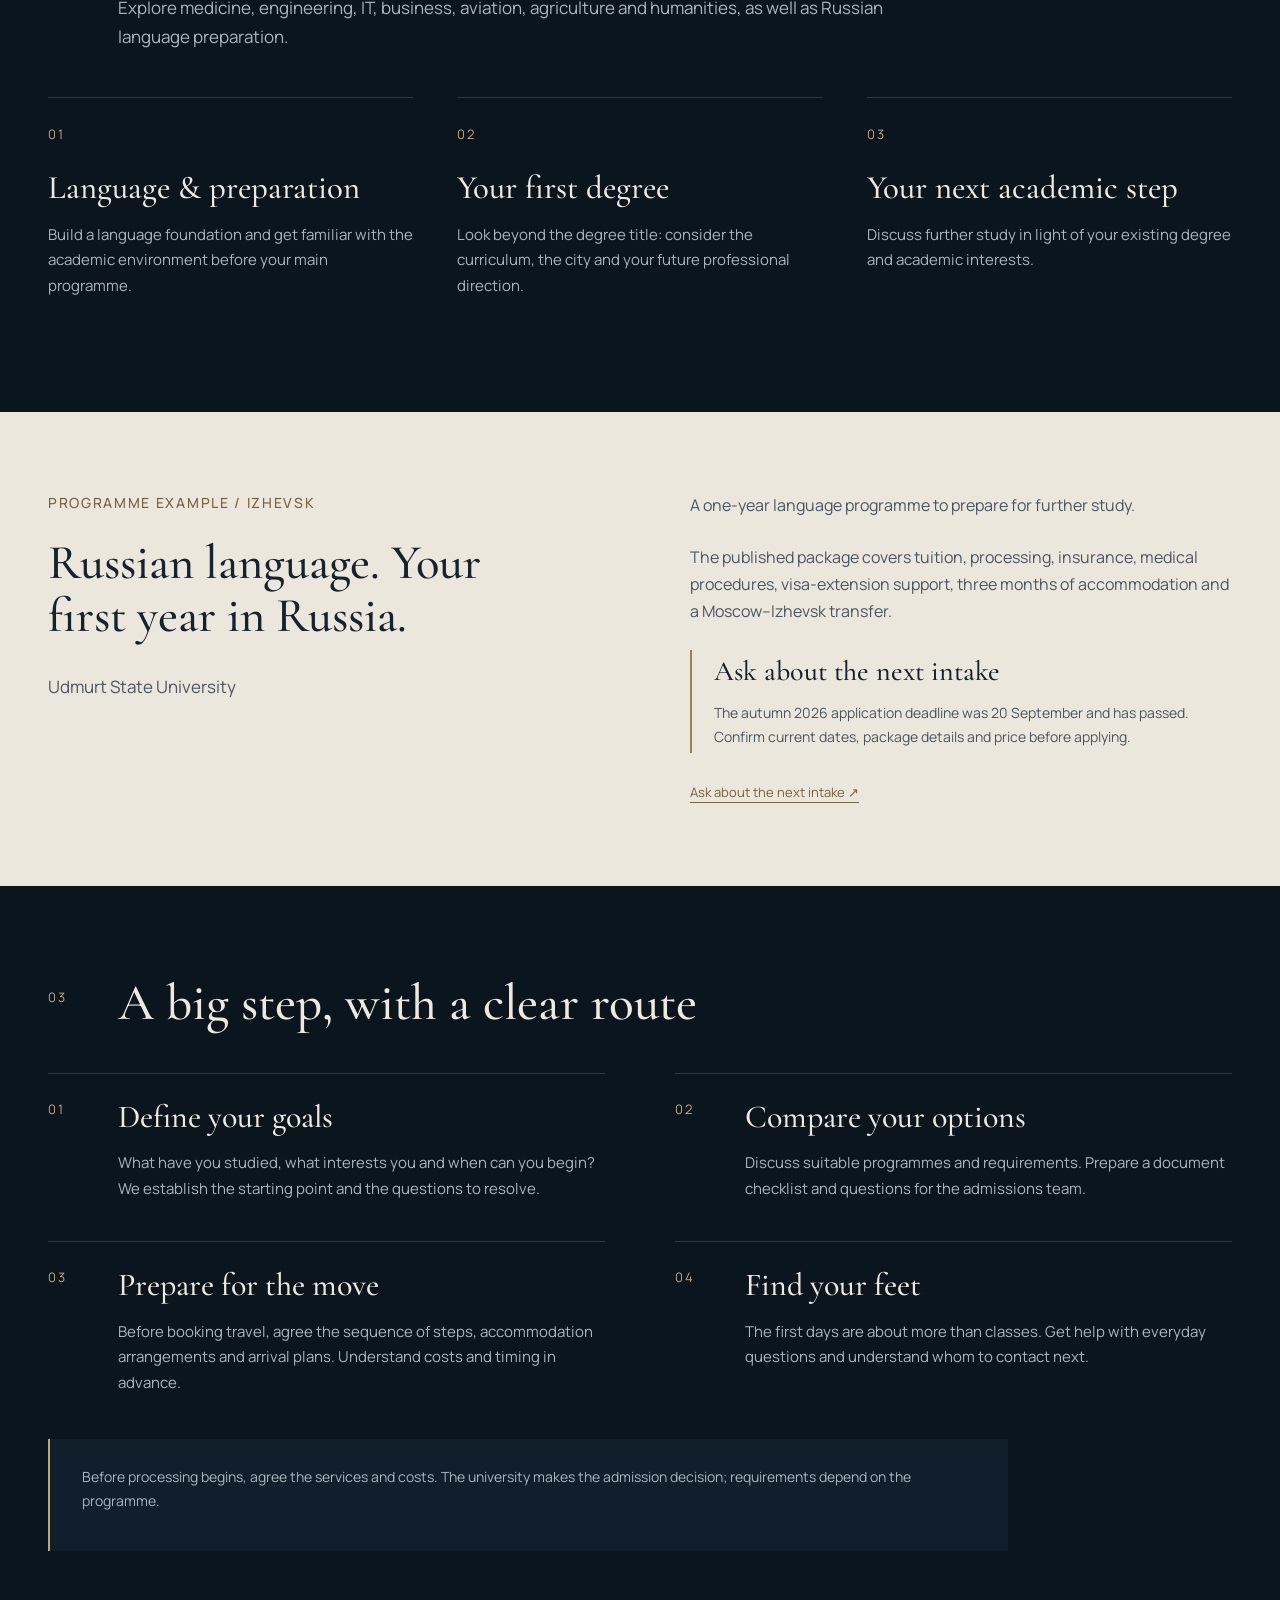
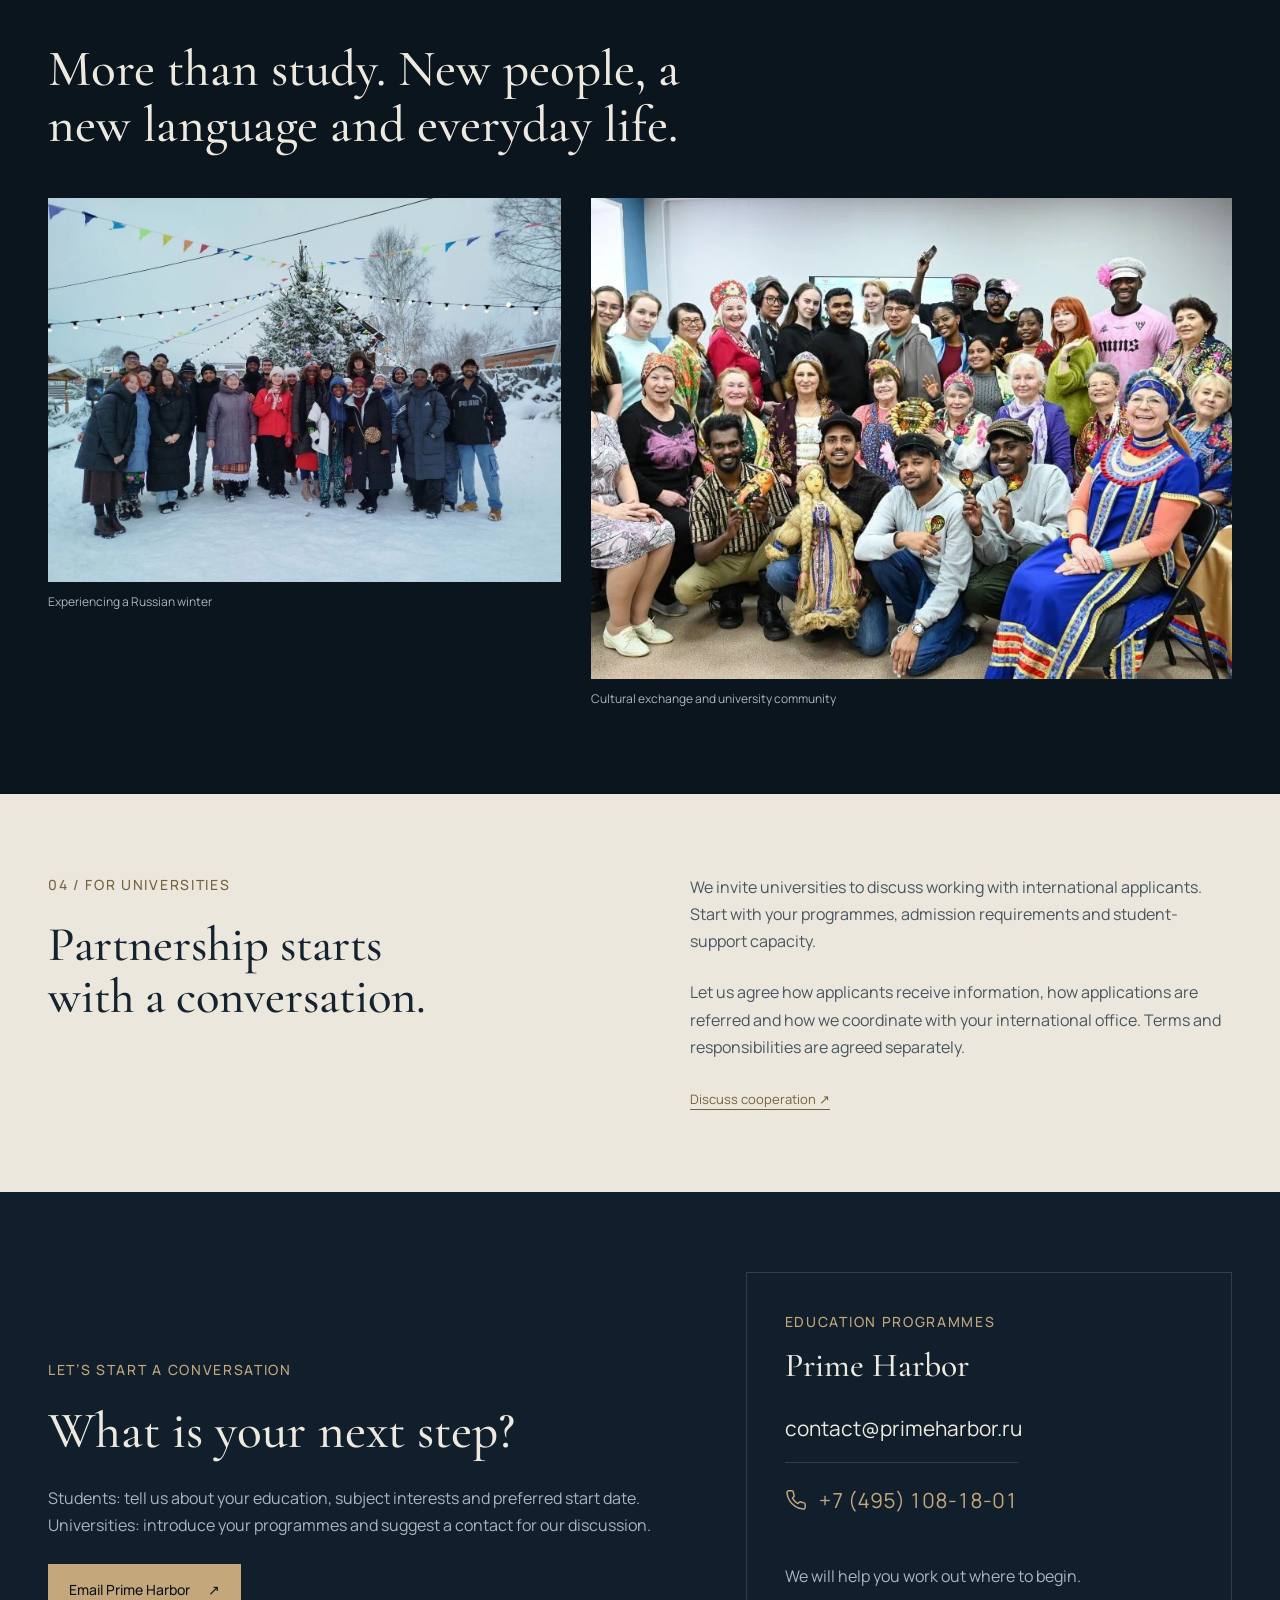
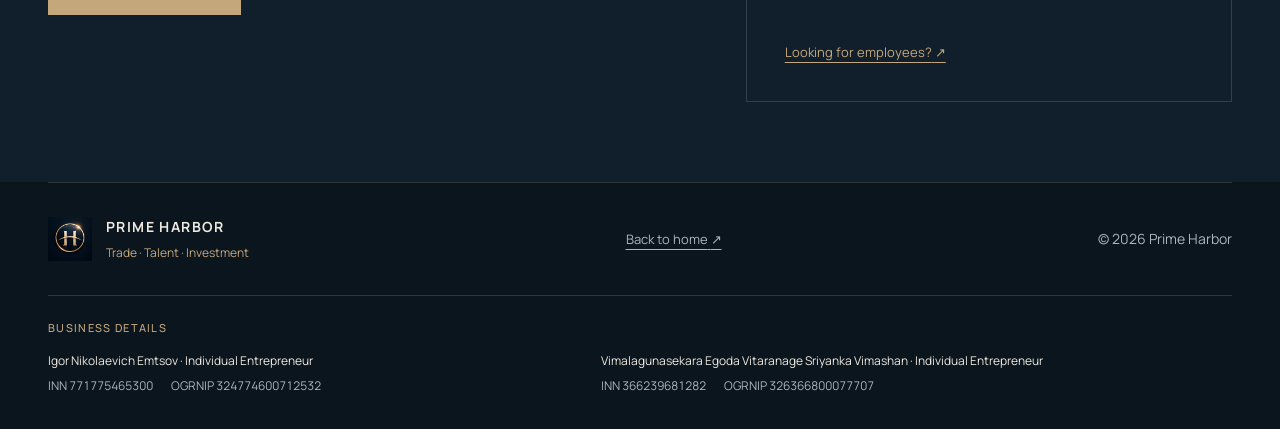
<file: education.html>
<!doctype html>
<html lang="ru"><head><meta charset="utf-8"><meta name="viewport" content="width=device-width, initial-scale=1">
<meta name="theme-color" content="#0b151e"><meta name="robots" content="noindex, nofollow">
<title>Образование в России — Prime Harbor</title>
<meta name="description" content="Образовательные программы в России: информация для студентов и сотрудничество с университетами.">
<link rel="canonical" href="https://iemtsov-cyber.github.io/primeharbor-site/education.html">
<meta property="og:url" content="https://iemtsov-cyber.github.io/primeharbor-site/education.html">
<meta property="og:type" content="website"><meta property="og:title" content="Образование в России — Prime Harbor">
<meta property="og:description" content="Образовательные возможности без границ.">
<meta property="og:image" content="https://iemtsov-cyber.github.io/primeharbor-site/assets/photos/study-classroom.webp">
<link rel="icon" href="assets/favicon.png"><link rel="preconnect" href="https://fonts.googleapis.com">
<link rel="preconnect" href="https://fonts.gstatic.com" crossorigin>
<link href="https://fonts.googleapis.com/css2?family=Cormorant+Garamond:wght@500;600&amp;family=Manrope:wght@300;400;500;600&amp;display=swap" rel="stylesheet">
<link rel="stylesheet" href="styles.css?v=8a5558b03a71"><link rel="stylesheet" href="talent.css?v=20261009-1">
<link rel="stylesheet" href="education.css?v=20261016-shan-crop-2"></head><body class="recruit-page education-page">
<a href="#main" class="skip-link"><span data-ru="Перейти к содержимому" data-en="Skip to content" >Перейти к содержимому</span> <span aria-hidden="true">↗</span></a>
  <header class="site-header" id="top">
    <a class="brand-mark" href="index.html#top" aria-label="Prime Harbor home" data-aria="aria.home">
      <img src="assets/harbor-gate-emblem.webp" width="320" height="320" alt="" />
      <span>PRIME HARBOR</span>
    </a>

    <nav class="desktop-nav" aria-label="Primary navigation" data-aria="aria.nav">
      <a href="index.html#about" data-ru="О нас" data-en="About">About</a>
      <a href="index.html#trade" data-ru="Торговля" data-en="Trade">Trade</a>
      <a href="education.html" aria-current="page" data-ru="Образование" data-en="Education">Education</a>
      <a href="index.html#investment" data-ru="Инвестиции" data-en="Investment">Investment</a>
      <a href="#enquiry" data-ru="Контакты" data-en="Contact">Contact</a>
    </nav>

    <div class="header-actions">
      <div class="language-switch" role="group" aria-label="Language" data-aria="aria.language">
        <button type="button" class="lang-btn active" data-lang="en">EN</button>
        <span>/</span>
        <button type="button" class="lang-btn" data-lang="ru">RU</button>
      </div>
      <button class="menu-toggle" type="button" aria-label="Open menu" aria-expanded="false" aria-controls="mobile-navigation">
        <span></span><span></span>
      </button>
    </div>
  </header>

  <nav class="mobile-menu" id="mobile-navigation" hidden aria-label="Primary navigation" data-aria="aria.nav">
    <a href="index.html#about" data-ru="О нас" data-en="About">About</a>
    <a href="index.html#trade" data-ru="Торговля" data-en="Trade">Trade</a>
    <a href="education.html" aria-current="page" data-ru="Образование" data-en="Education">Education</a>
      <a href="index.html#investment" data-ru="Инвестиции" data-en="Investment">Investment</a>
    <a href="#enquiry" data-ru="Контакты" data-en="Contact">Contact</a>
  </nav>



<main id="main"><section class="recruit-hero section-shell">
<a href="index.html#talent" class="recruit-back"><span data-ru="Таланты и возможности" data-en="Talent &amp; opportunities">Таланты и возможности</span> <span aria-hidden="true">↗</span></a>
<div class="recruit-hero-grid"><div class="recruit-intro">
<p data-ru="Prime Harbor / Образование" data-en="Prime Harbor / Education" class="eyebrow">Prime Harbor / Образование</p>
<h1 data-ru="Новая страна. Большое будущее." data-en="A new country. A bigger future.">Новая страна. Большое будущее.</h1>
<p data-ru="Обучение в России начинается с понятного плана. Поможем превратить интерес к университету в последовательные шаги — и разобраться, что ждёт на каждом из них." data-en="Studying in Russia starts with a clear plan. Turn your interest in a university into practical steps, with a better understanding of what lies ahead." class="recruit-lead">Обучение в России начинается с понятного плана. Поможем превратить интерес к университету в последовательные шаги — и разобраться, что ждёт на каждом из них.</p>
<div class="recruit-actions">
<a href="#students" class="btn btn-primary"><span data-ru="Я планирую учиться" data-en="I want to study">Я планирую учиться</span> <span aria-hidden="true">↗</span></a>
<a href="#universities" class="btn btn-secondary"><span data-ru="Я представляю университет" data-en="I represent a university">Я представляю университет</span> <span aria-hidden="true">↗</span></a>
</div>
<p data-ru="Для студентов, семей и университетских команд." data-en="For students, families and university teams." class="recruit-note">Для студентов, семей и университетских команд.</p>
<a href="#coordinator" class="text-link coordinator-jump"><span data-ru="Знакомьтесь: Шан, координатор проекта" data-en="Meet Shan, the project coordinator">Знакомьтесь: Шан, координатор проекта</span> <span aria-hidden="true">↗</span></a>
</div>
<figure class="recruit-hero-photo"><img src="assets/photos/study-classroom.webp" width="1280" height="882" fetchpriority="high" alt="Студенты в Удмуртском государственном университете" data-alt-ru="Студенты в Удмуртском государственном университете" data-alt-en="Students at Udmurt State University"><figcaption data-ru="Студенты в Удмуртском государственном университете" data-en="Students at Udmurt State University">Студенты в Удмуртском государственном университете</figcaption></figure>
</div><div class="recruit-strip">
<span data-ru="От выбора к поступлению" data-en="From choice to admission">От выбора к поступлению</span>
<span data-ru="Поддержка после приезда" data-en="Support after arrival">Поддержка после приезда</span>
<span data-ru="Связь людей и университетов" data-en="Connecting people and universities">Связь людей и университетов</span>
</div></section>
<section class="recruit-light" id="students"><div class="section-shell recruit-split"><div>
<p data-ru="01 / Для студентов" data-en="01 / For students" class="eyebrow">01 / Для студентов</p>
<h2 data-ru="Ваша цель — отправная точка." data-en="Your ambition comes first.">Ваша цель — отправная точка.</h2>
</div><div>
<p data-ru="Сначала обсудим, чему вы хотите научиться и как представляете свою жизнь после университета. Затем сопоставим пожелания с образованием, языком, бюджетом и сроками." data-en="We begin with what you want to learn and the life you imagine after university. Then we compare your goals with your education, language skills, budget and timing.">Сначала обсудим, чему вы хотите научиться и как представляете свою жизнь после университета. Затем сопоставим пожелания с образованием, языком, бюджетом и сроками.</p>
<p data-ru="Подбор программы, поступление, визовые вопросы, встреча и адаптация — это единый маршрут сопровождения Prime Harbor." data-en="Programme selection, admission, visa guidance, arrival and settling in form one Prime Harbor support journey.">Подбор программы, поступление, визовые вопросы, встреча и адаптация — это единый маршрут сопровождения Prime Harbor.</p>
<a href="#enquiry" class="text-link"><span data-ru="Обсудить обучение" data-en="Discuss your studies">Обсудить обучение</span> <span aria-hidden="true">↗</span></a>
</div></div></section>
<!-- shan-coordinator:start -->
<section class="education-coordinator" id="coordinator" aria-labelledby="coordinator-heading"><div class="section-shell">
<p data-ru="Координатор студенческого проекта" data-en="Student project coordinator" class="eyebrow">Координатор студенческого проекта</p><div class="coordinator-profile"><figure class="coordinator-portrait"><img src="assets/photos/shan/portrait-cropped.png" width="364" height="455" loading="lazy" decoding="async" alt="E. V. S. W. Wimalagunasekara — Шан" data-alt-ru="E. V. S. W. Wimalagunasekara — Шан" data-alt-en="E. V. S. W. Wimalagunasekara — Shan"><figcaption><span class="coordinator-caption-line" data-ru="Мистер Шан" data-en="Mr. Shan">Мистер Шан</span><span class="coordinator-caption-line" data-ru="Россия / Шри-Ланка" data-en="Russia / Sri Lanka">Россия / Шри-Ланка</span></figcaption></figure><div class="coordinator-copy"><h2 id="coordinator-heading"><span class="coordinator-initials">E. V. S. W.</span> Wimalagunasekara</h2><p data-ru="Мистер Шан координирует студенческий проект Prime Harbor: помогает иностранным студентам разобраться в возможностях обучения в России, пройти поступление и адаптироваться к университетской жизни." data-en="Mr. Shan coordinates the Prime Harbor student project, helping international students explore study opportunities in Russia, navigate admissions and settle into university life." class="coordinator-lead">Мистер Шан координирует студенческий проект Prime Harbor: помогает иностранным студентам разобраться в возможностях обучения в России, пройти поступление и адаптироваться к университетской жизни.</p><p data-ru="Предприниматель из Шри-Ланки, живёт и работает в России. Учился в Университете Коломбо, ранее преподавал информационные технологии. Образование остаётся главным направлением его деятельности." data-en="A Sri Lankan entrepreneur based in Russia, Shan studied at the University of Colombo and previously worked as an IT lecturer. Education remains the main focus of his work.">Предприниматель из Шри-Ланки, живёт и работает в России. Учился в Университете Коломбо, ранее преподавал информационные технологии. Образование остаётся главным направлением его деятельности.</p><p data-ru="Директор Viewmaze Enterprises (Private) Limited. Развивает сотрудничество между Россией и Шри-Ланкой, открыт к диалогу с университетами и образовательными агентами." data-en="A Director of Viewmaze Enterprises (Private) Limited, he develops connections between Russia and Sri Lanka and welcomes collaboration with universities and education agents.">Директор Viewmaze Enterprises (Private) Limited. Развивает сотрудничество между Россией и Шри-Ланкой, открыт к диалогу с университетами и образовательными агентами.</p><a href="#enquiry" class="text-link"><span data-ru="Обсудить обучение и сотрудничество" data-en="Discuss study opportunities and cooperation">Обсудить обучение и сотрудничество</span> <span aria-hidden="true">↗</span></a></div></div><div class="coordinator-gallery-heading"><h3 data-ru="Университеты, студенты и встречи" data-en="Universities, students and connections">Университеты, студенты и встречи</h3><p data-ru="Фотографии из личного портфолио Шана. Нажмите на снимок, чтобы открыть его крупнее." data-en="Photographs from Shan’s personal portfolio. Select a photo to open a larger view.">Фотографии из личного портфолио Шана. Нажмите на снимок, чтобы открыть его крупнее.</p></div><div class="coordinator-featured"><figure class="coordinator-photo coordinator-photo--students"><a href="assets/photos/shan/students.webp" target="_blank" rel="noopener"><img src="assets/photos/shan/students.webp" width="1490" height="940" loading="lazy" decoding="async" alt="Встреча со студентами · Московский Политех" data-alt-ru="Встреча со студентами · Московский Политех" data-alt-en="Meeting with students · Moscow Polytechnic"></a><figcaption data-ru="Встреча со студентами · Московский Политех" data-en="Meeting with students · Moscow Polytechnic">Встреча со студентами · Московский Политех</figcaption></figure><figure class="coordinator-photo coordinator-photo--meeting"><a href="assets/photos/shan/meeting.jpg" target="_blank" rel="noopener"><img src="assets/photos/shan/meeting.jpg" width="960" height="1280" loading="lazy" decoding="async" alt="Профессиональные встречи" data-alt-ru="Профессиональные встречи" data-alt-en="Professional connections"></a><figcaption data-ru="Профессиональные встречи" data-en="Professional connections">Профессиональные встречи</figcaption></figure></div><div class="coordinator-gallery"><figure class="coordinator-photo coordinator-photo--agreement"><a href="assets/photos/shan/agreement.jpg" target="_blank" rel="noopener"><img src="assets/photos/shan/agreement.jpg" width="1280" height="903" loading="lazy" decoding="async" alt="Деловая встреча" data-alt-ru="Деловая встреча" data-alt-en="Business meeting"></a><figcaption data-ru="Деловая встреча" data-en="Business meeting">Деловая встреча</figcaption></figure><figure class="coordinator-photo coordinator-photo--event"><a href="assets/photos/shan/event.jpg" target="_blank" rel="noopener"><img src="assets/photos/shan/event.jpg" width="1280" height="720" loading="lazy" decoding="async" alt="Университет Вернадского" data-alt-ru="Университет Вернадского" data-alt-en="Vernadsky University"></a><figcaption data-ru="Университет Вернадского" data-en="Vernadsky University">Университет Вернадского</figcaption></figure><figure class="coordinator-photo coordinator-photo--udmurt"><a href="assets/photos/shan/udmurt.webp" target="_blank" rel="noopener"><img src="assets/photos/shan/udmurt.webp" width="493" height="325" loading="lazy" decoding="async" alt="Удмуртский государственный университет" data-alt-ru="Удмуртский государственный университет" data-alt-en="Udmurt State University"></a><figcaption data-ru="Удмуртский государственный университет" data-en="Udmurt State University">Удмуртский государственный университет</figcaption></figure><figure class="coordinator-photo coordinator-photo--siberian"><a href="assets/photos/shan/siberian.webp" target="_blank" rel="noopener"><img src="assets/photos/shan/siberian.webp" width="459" height="302" loading="lazy" decoding="async" alt="Сибирский федеральный университет" data-alt-ru="Сибирский федеральный университет" data-alt-en="Siberian Federal University"></a><figcaption data-ru="Сибирский федеральный университет" data-en="Siberian Federal University">Сибирский федеральный университет</figcaption></figure><figure class="coordinator-photo coordinator-photo--north-caucasus"><a href="assets/photos/shan/north-caucasus.webp" target="_blank" rel="noopener"><img src="assets/photos/shan/north-caucasus.webp" width="432" height="281" loading="lazy" decoding="async" alt="Северо-Кавказский федеральный университет" data-alt-ru="Северо-Кавказский федеральный университет" data-alt-en="North-Caucasus Federal University"></a><figcaption data-ru="Северо-Кавказский федеральный университет" data-en="North-Caucasus Federal University">Северо-Кавказский федеральный университет</figcaption></figure></div></div></section>
<!-- shan-coordinator:end -->
<section class="section-shell recruit-section" id="programmes">
<div class="recruit-heading"><span class="section-number">02</span><h2 data-ru="Найдите своё направление" data-en="Find your direction">Найдите своё направление</h2></div>
<p data-ru="Возможные направления: медицина, инженерия, IT, бизнес, авиация, сельское хозяйство и гуманитарные науки. Есть и подготовка по русскому языку." data-en="Explore medicine, engineering, IT, business, aviation, agriculture and humanities, as well as Russian language preparation." class="recruit-section-lead">Возможные направления: медицина, инженерия, IT, бизнес, авиация, сельское хозяйство и гуманитарные науки. Есть и подготовка по русскому языку.</p>
<div class="education-paths">
<article><span class="section-number">01</span>
<h3 data-ru="Язык и подготовка" data-en="Language &amp; preparation">Язык и подготовка</h3>
<p data-ru="Начать с языковой базы и привыкнуть к учебной среде перед основной программой." data-en="Build a language foundation and get familiar with the academic environment before your main programme.">Начать с языковой базы и привыкнуть к учебной среде перед основной программой.</p>
</article>
<article><span class="section-number">02</span>
<h3 data-ru="Первое высшее образование" data-en="Your first degree">Первое высшее образование</h3>
<p data-ru="Выбирать не только название специальности, но и содержание курса, город и будущую профессиональную траекторию." data-en="Look beyond the degree title: consider the curriculum, the city and your future professional direction.">Выбирать не только название специальности, но и содержание курса, город и будущую профессиональную траекторию.</p>
</article>
<article><span class="section-number">03</span>
<h3 data-ru="Следующая ступень" data-en="Your next academic step">Следующая ступень</h3>
<p data-ru="Обсудить продолжение образования с учётом уже полученного диплома и академических интересов." data-en="Discuss further study in light of your existing degree and academic interests.">Обсудить продолжение образования с учётом уже полученного диплома и академических интересов.</p>
</article>
</div></section><section class="education-feature recruit-light" id="opportunity"><div class="section-shell recruit-split"><div>
<p data-ru="Пример программы / Ижевск" data-en="Programme example / Izhevsk" class="eyebrow">Пример программы / Ижевск</p>
<h2 data-ru="Русский язык. Первый год в России." data-en="Russian language. Your first year in Russia.">Русский язык. Первый год в России.</h2>
<p data-ru="Удмуртский государственный университет" data-en="Udmurt State University" class="education-university">Удмуртский государственный университет</p>
</div><div>
<p data-ru="Годичная языковая программа как подготовка к дальнейшему обучению." data-en="A one-year language programme to prepare for further study.">Годичная языковая программа как подготовка к дальнейшему обучению.</p>
<p data-ru="В опубликованном предложении: обучение, оформление, страхование, медицинские процедуры, сопровождение продления визы, три месяца проживания и трансфер Москва — Ижевск." data-en="The published package covers tuition, processing, insurance, medical procedures, visa-extension support, three months of accommodation and a Moscow–Izhevsk transfer.">В опубликованном предложении: обучение, оформление, страхование, медицинские процедуры, сопровождение продления визы, три месяца проживания и трансфер Москва — Ижевск.</p>
<div class="education-status">
<h3 data-ru="Новый набор — по запросу" data-en="Ask about the next intake">Новый набор — по запросу</h3>
<p data-ru="Срок подачи на осенний набор 2026 года — 20 сентября — уже прошёл. Актуальные даты, состав пакета и стоимость подтвердим до подачи заявки." data-en="The autumn 2026 application deadline was 20 September and has passed. Confirm current dates, package details and price before applying.">Срок подачи на осенний набор 2026 года — 20 сентября — уже прошёл. Актуальные даты, состав пакета и стоимость подтвердим до подачи заявки.</p>
</div>
<a href="mailto:contact@primeharbor.ru?subject=Education%20%E2%80%94%20UdSU" class="text-link"><span data-ru="Уточнить ближайший набор" data-en="Ask about the next intake">Уточнить ближайший набор</span> <span aria-hidden="true">↗</span></a>
</div></div></section><section class="section-shell recruit-section" id="journey">
<div class="recruit-heading"><span class="section-number">03</span><h2 data-ru="Большой шаг — по понятному маршруту" data-en="A big step, with a clear route">Большой шаг — по понятному маршруту</h2></div>
<ol class="recruit-process">
<li><span class="section-number">01</span><div>
<h3 data-ru="Сформулировать запрос" data-en="Define your goals">Сформулировать запрос</h3>
<p data-ru="Что вы уже изучали, какие предметы интересуют, когда готовы начать? Собираем исходную картину и вопросы, которые нужно решить." data-en="What have you studied, what interests you and when can you begin? We establish the starting point and the questions to resolve.">Что вы уже изучали, какие предметы интересуют, когда готовы начать? Собираем исходную картину и вопросы, которые нужно решить.</p>
</div></li>
<li><span class="section-number">02</span><div>
<h3 data-ru="Сравнить варианты" data-en="Compare your options">Сравнить варианты</h3>
<p data-ru="Обсуждаем подходящие программы и требования. Составляем список документов и вопросов к приёмной комиссии." data-en="Discuss suitable programmes and requirements. Prepare a document checklist and questions for the admissions team.">Обсуждаем подходящие программы и требования. Составляем список документов и вопросов к приёмной комиссии.</p>
</div></li>
<li><span class="section-number">03</span><div>
<h3 data-ru="Подготовиться к поездке" data-en="Prepare for the move">Подготовиться к поездке</h3>
<p data-ru="До покупки билетов согласуем последовательность действий, условия проживания и встречу. Важно заранее понимать расходы и сроки." data-en="Before booking travel, agree the sequence of steps, accommodation arrangements and arrival plans. Understand costs and timing in advance.">До покупки билетов согласуем последовательность действий, условия проживания и встречу. Важно заранее понимать расходы и сроки.</p>
</div></li>
<li><span class="section-number">04</span><div>
<h3 data-ru="Освоиться на месте" data-en="Find your feet">Освоиться на месте</h3>
<p data-ru="Первые дни — это не только занятия. Помогаем разобраться с повседневными вопросами и понять, к кому обращаться дальше." data-en="The first days are about more than classes. Get help with everyday questions and understand whom to contact next.">Первые дни — это не только занятия. Помогаем разобраться с повседневными вопросами и понять, к кому обращаться дальше.</p>
</div></li>
</ol><div class="recruit-callout">
<p data-ru="До начала оформления согласуем перечень услуг и расходов. Решение о зачислении принимает университет; условия зависят от выбранной программы." data-en="Before processing begins, agree the services and costs. The university makes the admission decision; requirements depend on the programme.">До начала оформления согласуем перечень услуг и расходов. Решение о зачислении принимает университет; условия зависят от выбранной программы.</p>
</div></section><section class="education-community section-shell">
<h2 data-ru="Не только учёба. Новые люди, язык и повседневная жизнь." data-en="More than study. New people, a new language and everyday life.">Не только учёба. Новые люди, язык и повседневная жизнь.</h2>
<div class="recruit-photo-pair">
<figure class=""><img src="assets/photos/study-winter-campus.webp" width="1280" height="960" loading="lazy" alt="Знакомство с российской зимой" data-alt-ru="Знакомство с российской зимой" data-alt-en="Experiencing a Russian winter"><figcaption data-ru="Знакомство с российской зимой" data-en="Experiencing a Russian winter">Знакомство с российской зимой</figcaption></figure>
<figure class=""><img src="assets/photos/study-international-day.webp" width="1280" height="610" loading="lazy" alt="Культурный обмен и университетское сообщество" data-alt-ru="Культурный обмен и университетское сообщество" data-alt-en="Cultural exchange and university community"><figcaption data-ru="Культурный обмен и университетское сообщество" data-en="Cultural exchange and university community">Культурный обмен и университетское сообщество</figcaption></figure>
</div></section><section class="recruit-light" id="universities"><div class="section-shell recruit-split"><div>
<p data-ru="04 / Для университетов" data-en="04 / For universities" class="eyebrow">04 / Для университетов</p>
<h2 data-ru="Диалог, из которого начинается сотрудничество." data-en="Partnership starts with a conversation.">Диалог, из которого начинается сотрудничество.</h2>
</div><div>
<p data-ru="Приглашаем университеты обсудить работу с международной аудиторией. Начнём с ваших программ, требований к поступающим и возможностей сопровождения студентов." data-en="We invite universities to discuss working with international applicants. Start with your programmes, admission requirements and student-support capacity.">Приглашаем университеты обсудить работу с международной аудиторией. Начнём с ваших программ, требований к поступающим и возможностей сопровождения студентов.</p>
<p data-ru="Предлагаем согласовать формат информирования абитуриентов, порядок передачи заявок и связь с международным отделом. Условия и обязанности сторон определяются отдельно." data-en="Let us agree how applicants receive information, how applications are referred and how we coordinate with your international office. Terms and responsibilities are agreed separately.">Предлагаем согласовать формат информирования абитуриентов, порядок передачи заявок и связь с международным отделом. Условия и обязанности сторон определяются отдельно.</p>
<a href="mailto:contact@primeharbor.ru?subject=University%20cooperation" class="text-link"><span data-ru="Обсудить сотрудничество" data-en="Discuss cooperation">Обсудить сотрудничество</span> <span aria-hidden="true">↗</span></a>
</div></div></section><section class="recruit-contact" id="enquiry"><div class="section-shell recruit-contact-grid"><div>
<p data-ru="Начнём с разговора" data-en="Let’s start a conversation" class="eyebrow">Начнём с разговора</p>
<h2 data-ru="Какой следующий шаг — ваш?" data-en="What is your next step?">Какой следующий шаг — ваш?</h2>
<p data-ru="Студентам: напишите о своём образовании, интересующем направлении и желаемой дате начала. Университетам: расскажите о программах и предложите контакт для обсуждения." data-en="Students: tell us about your education, subject interests and preferred start date. Universities: introduce your programmes and suggest a contact for our discussion.">Студентам: напишите о своём образовании, интересующем направлении и желаемой дате начала. Университетам: расскажите о программах и предложите контакт для обсуждения.</p>
<a href="mailto:contact@primeharbor.ru?subject=Prime%20Harbor%20%E2%80%94%20Education" class="btn btn-primary"><span data-ru="Написать в Prime Harbor" data-en="Email Prime Harbor">Написать в Prime Harbor</span> <span aria-hidden="true">↗</span></a>
</div><div class="recruit-contact-card">
<p data-ru="Образовательные программы" data-en="Education programmes" class="eyebrow">Образовательные программы</p>
<h3>Prime Harbor</h3><a href="mailto:contact@primeharbor.ru">contact@primeharbor.ru</a><a class="contact-phone" href="tel:+74951081801" aria-label="Prime Harbor: +7 (495) 108-18-01"><svg viewBox="0 0 24 24" width="22" height="22" fill="none" stroke="currentColor" stroke-width="1.6" stroke-linecap="round" stroke-linejoin="round" aria-hidden="true" focusable="false"><path d="M22 16.92v3a2 2 0 0 1-2.18 2 19.79 19.79 0 0 1-8.63-3.07 19.5 19.5 0 0 1-6-6 19.79 19.79 0 0 1-3.07-8.67A2 2 0 0 1 4.11 2h3a2 2 0 0 1 2 1.72c.12.96.36 1.9.7 2.79a2 2 0 0 1-.45 2.11L8.09 9.89a16 16 0 0 0 6 6l1.27-1.27a2 2 0 0 1 2.11-.45c.89.34 1.83.58 2.79.7A2 2 0 0 1 22 16.92Z"/></svg><span>+7 (495) 108-18-01</span></a>
<p data-ru="Поможем определить, с чего начать." data-en="We will help you work out where to begin.">Поможем определить, с чего начать.</p>
<a href="talent.html" class="text-link"><span data-ru="Ищете сотрудников?" data-en="Looking for employees?">Ищете сотрудников?</span> <span aria-hidden="true">↗</span></a>
</div></div></section></main>
<footer class="site-footer section-shell"><div class="footer-brand"><img src="assets/harbor-gate-emblem.webp" width="44" height="44" alt=""><div><strong>PRIME HARBOR</strong><span>Trade · Talent · Investment</span></div></div>
<a href="index.html" class="text-link"><span data-ru="На главную" data-en="Back to home" >На главную</span> <span aria-hidden="true">↗</span></a>
<p>© <span id="year">2026</span> Prime Harbor</p></footer>
<!-- legal-details:start -->
<section class="legal-details section-shell" aria-labelledby="legal-heading">
  <h2 id="legal-heading"><span class="legal-ru">Реквизиты</span><span class="legal-en">Business details</span></h2>
  <div class="legal-grid">
    <div><p class="legal-name"><span class="legal-ru">ИП Емцов Игорь Николаевич</span><span class="legal-en">Igor Nikolaevich Emtsov · Individual Entrepreneur</span></p><p><span class="legal-id"><span class="legal-ru">ИНН</span><span class="legal-en">INN</span> 771775465300</span><span class="legal-id"><span class="legal-ru">ОГРНИП</span><span class="legal-en">OGRNIP</span> 324774600712532</span></p></div>
    <div><p class="legal-name"><span class="legal-ru">ИП Вималагунасекара Егода Витаранаге Сриянка Вимашан</span><span class="legal-en">Vimalagunasekara Egoda Vitaranage Sriyanka Vimashan · Individual Entrepreneur</span></p><p><span class="legal-id"><span class="legal-ru">ИНН</span><span class="legal-en">INN</span> 366239681282</span><span class="legal-id"><span class="legal-ru">ОГРНИП</span><span class="legal-en">OGRNIP</span> 326366800077707</span></p></div>
  </div>
</section>
<!-- legal-details:end -->
<script src="education.js?v=20261009-1"></script></body></html>
</file>
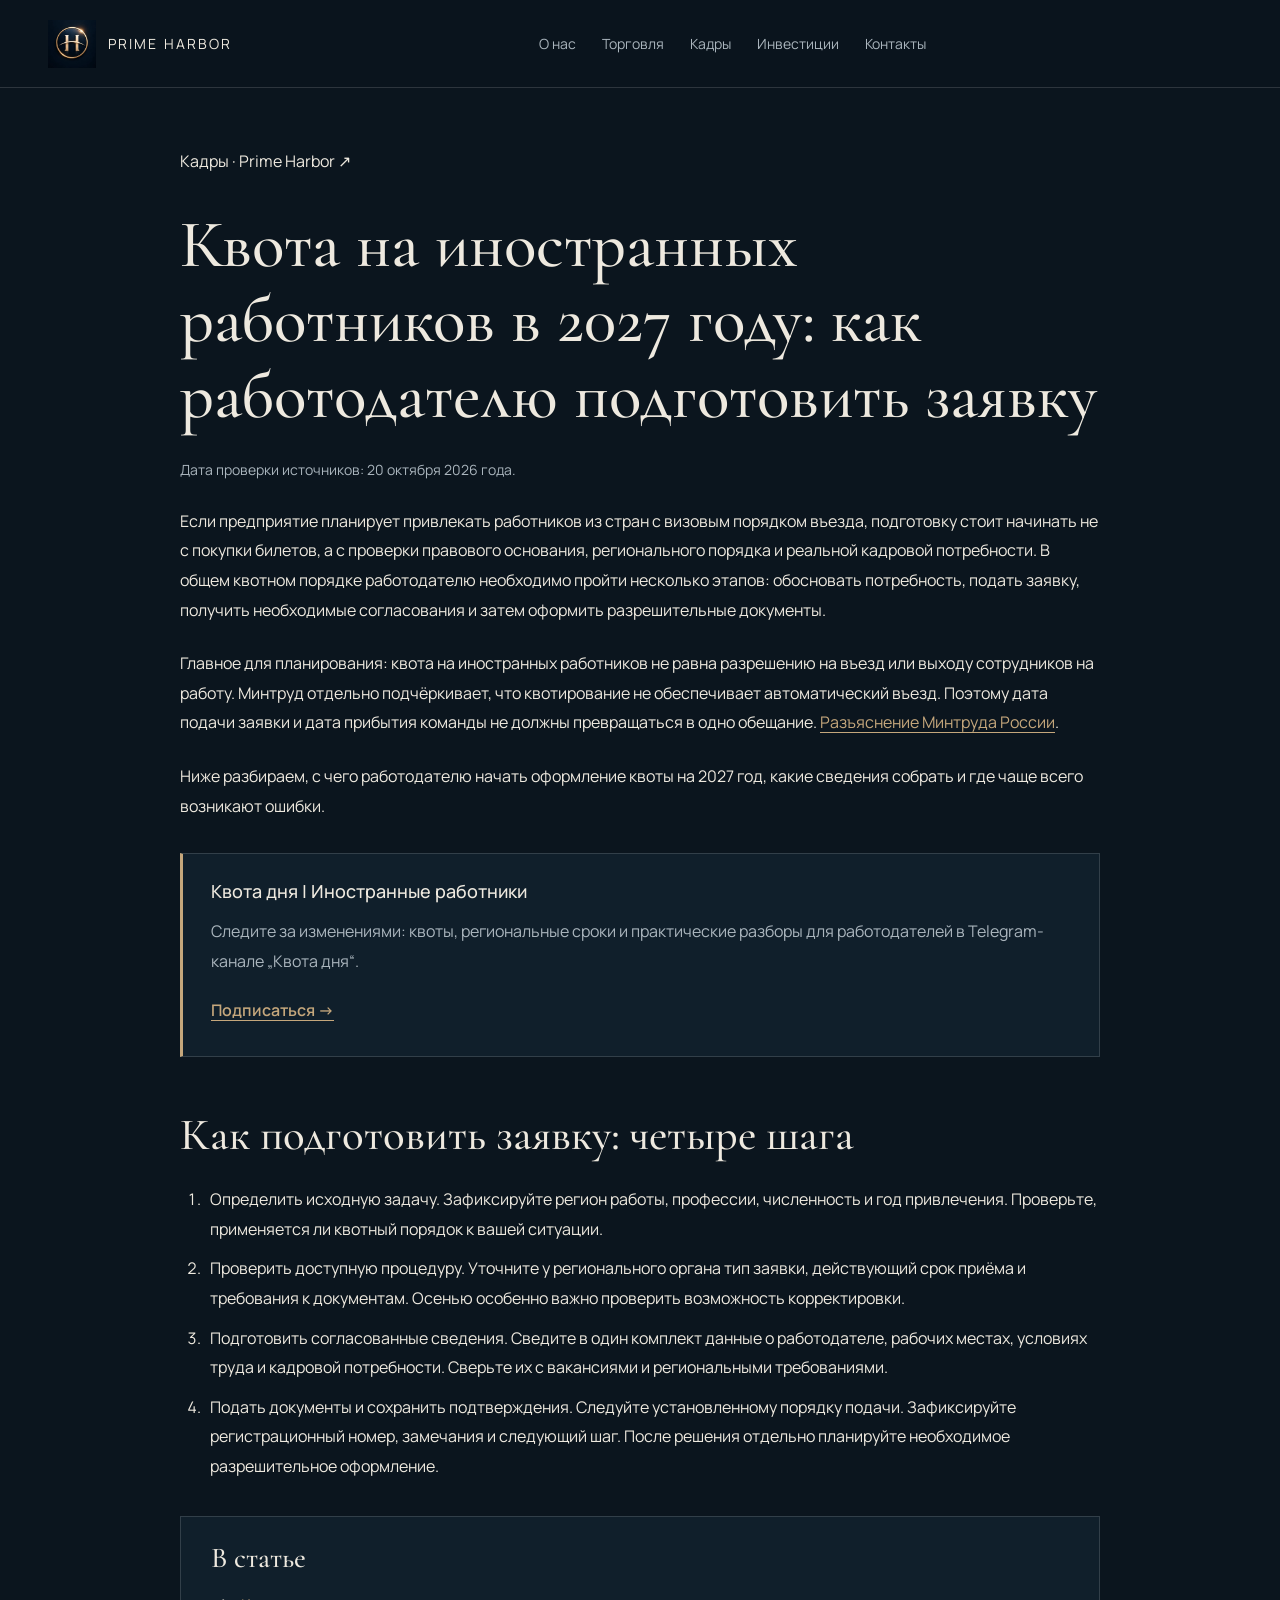
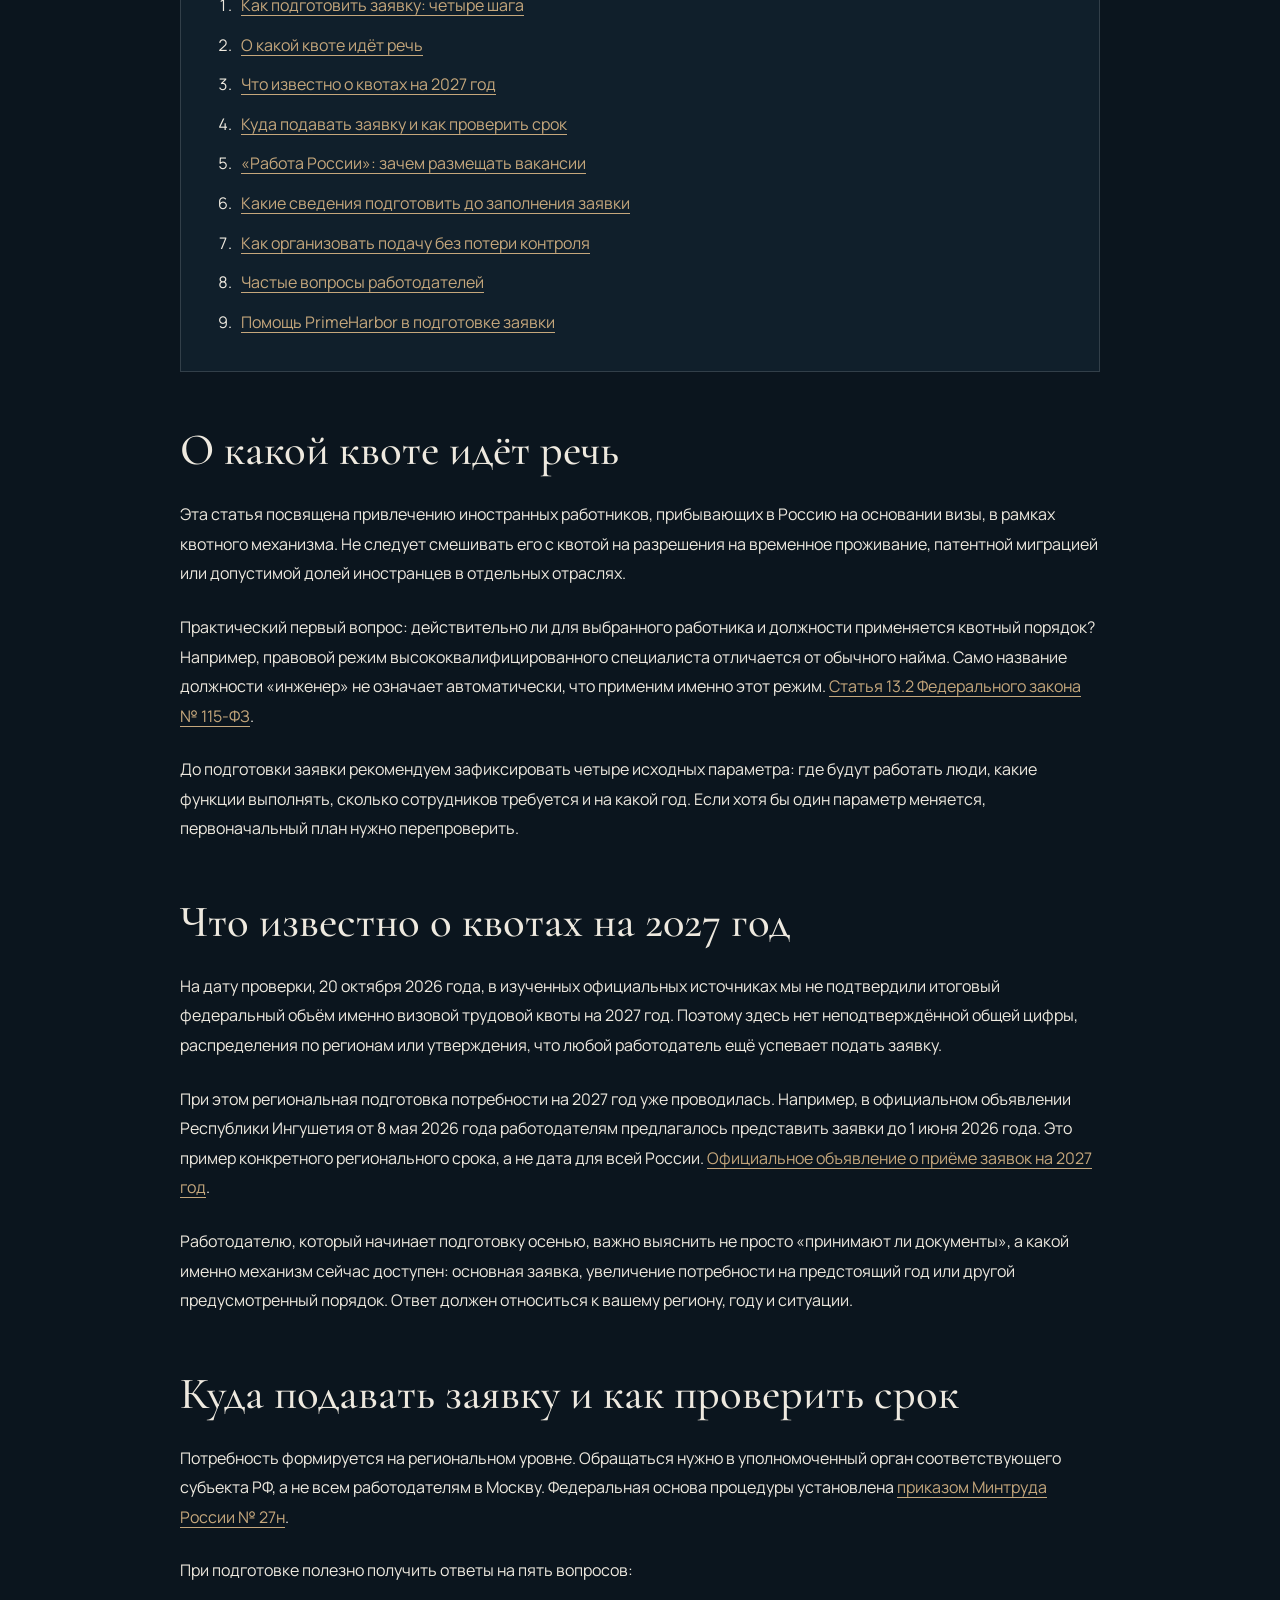
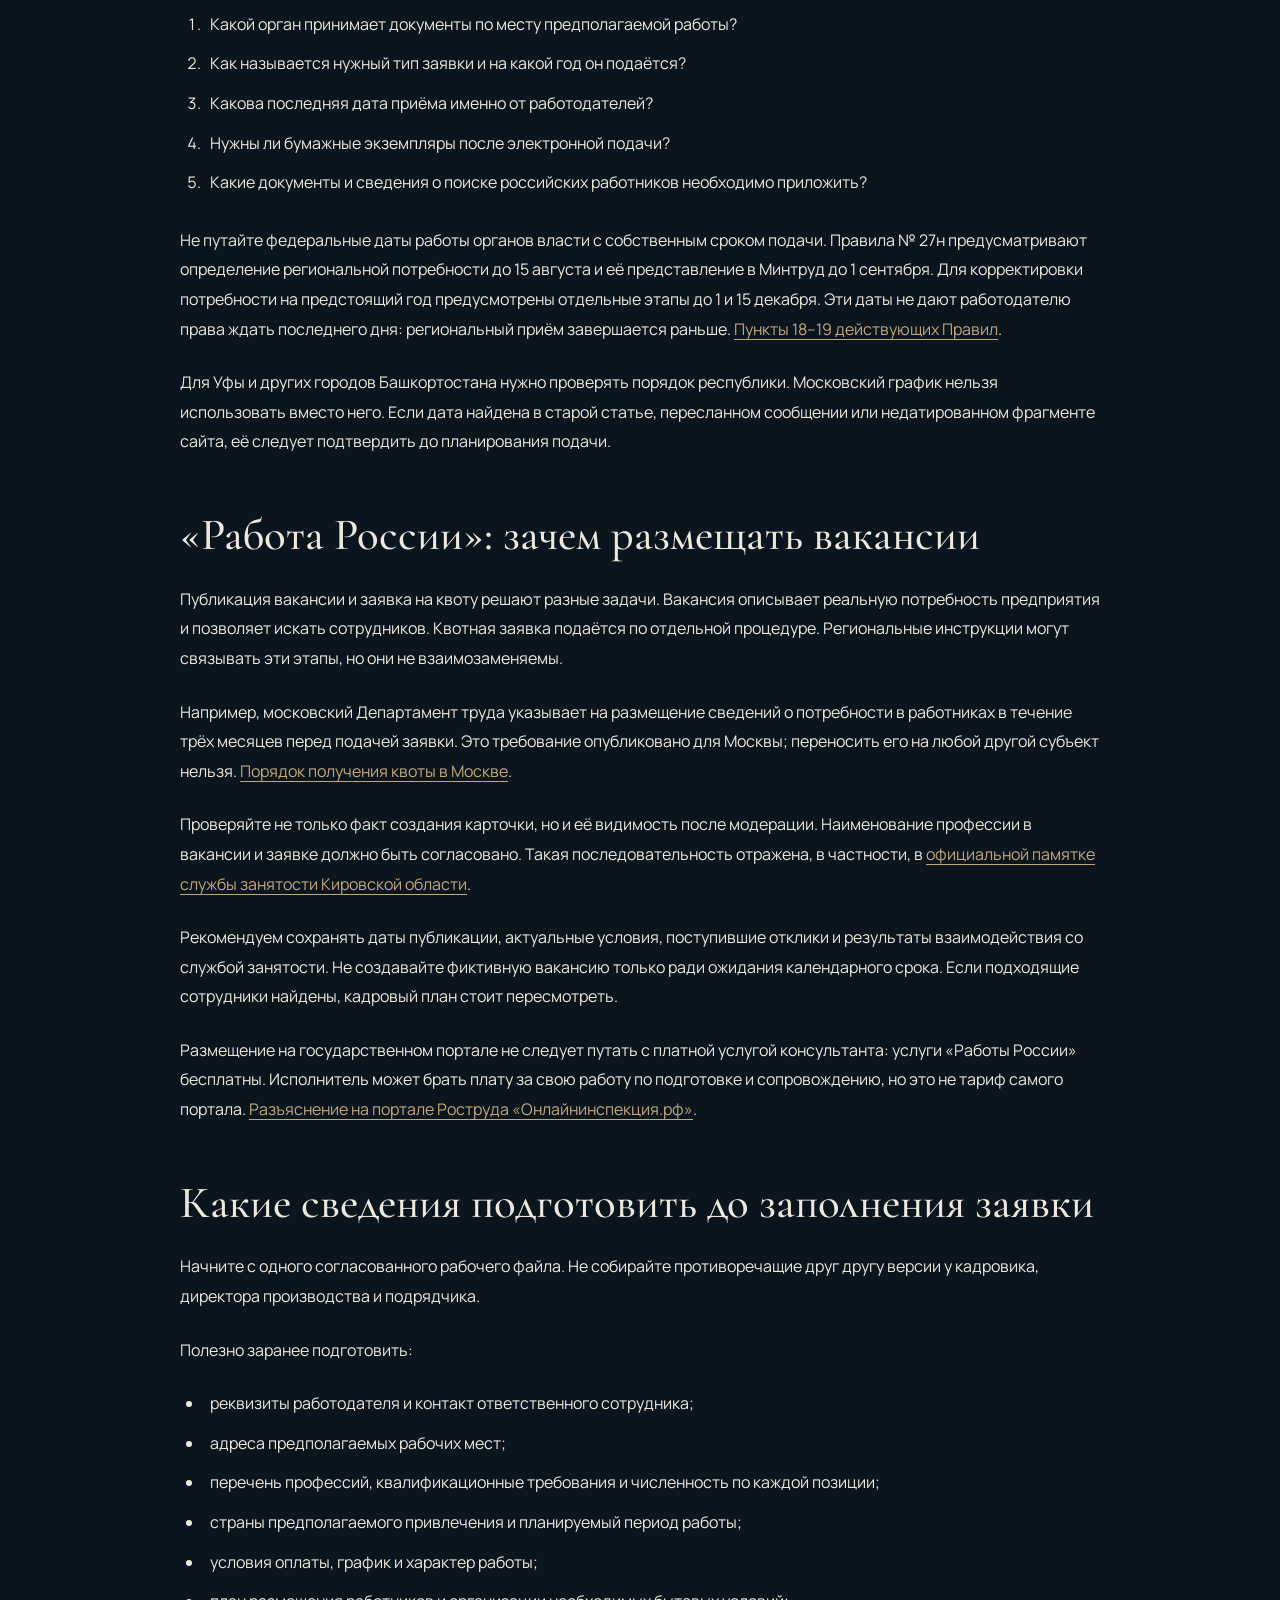
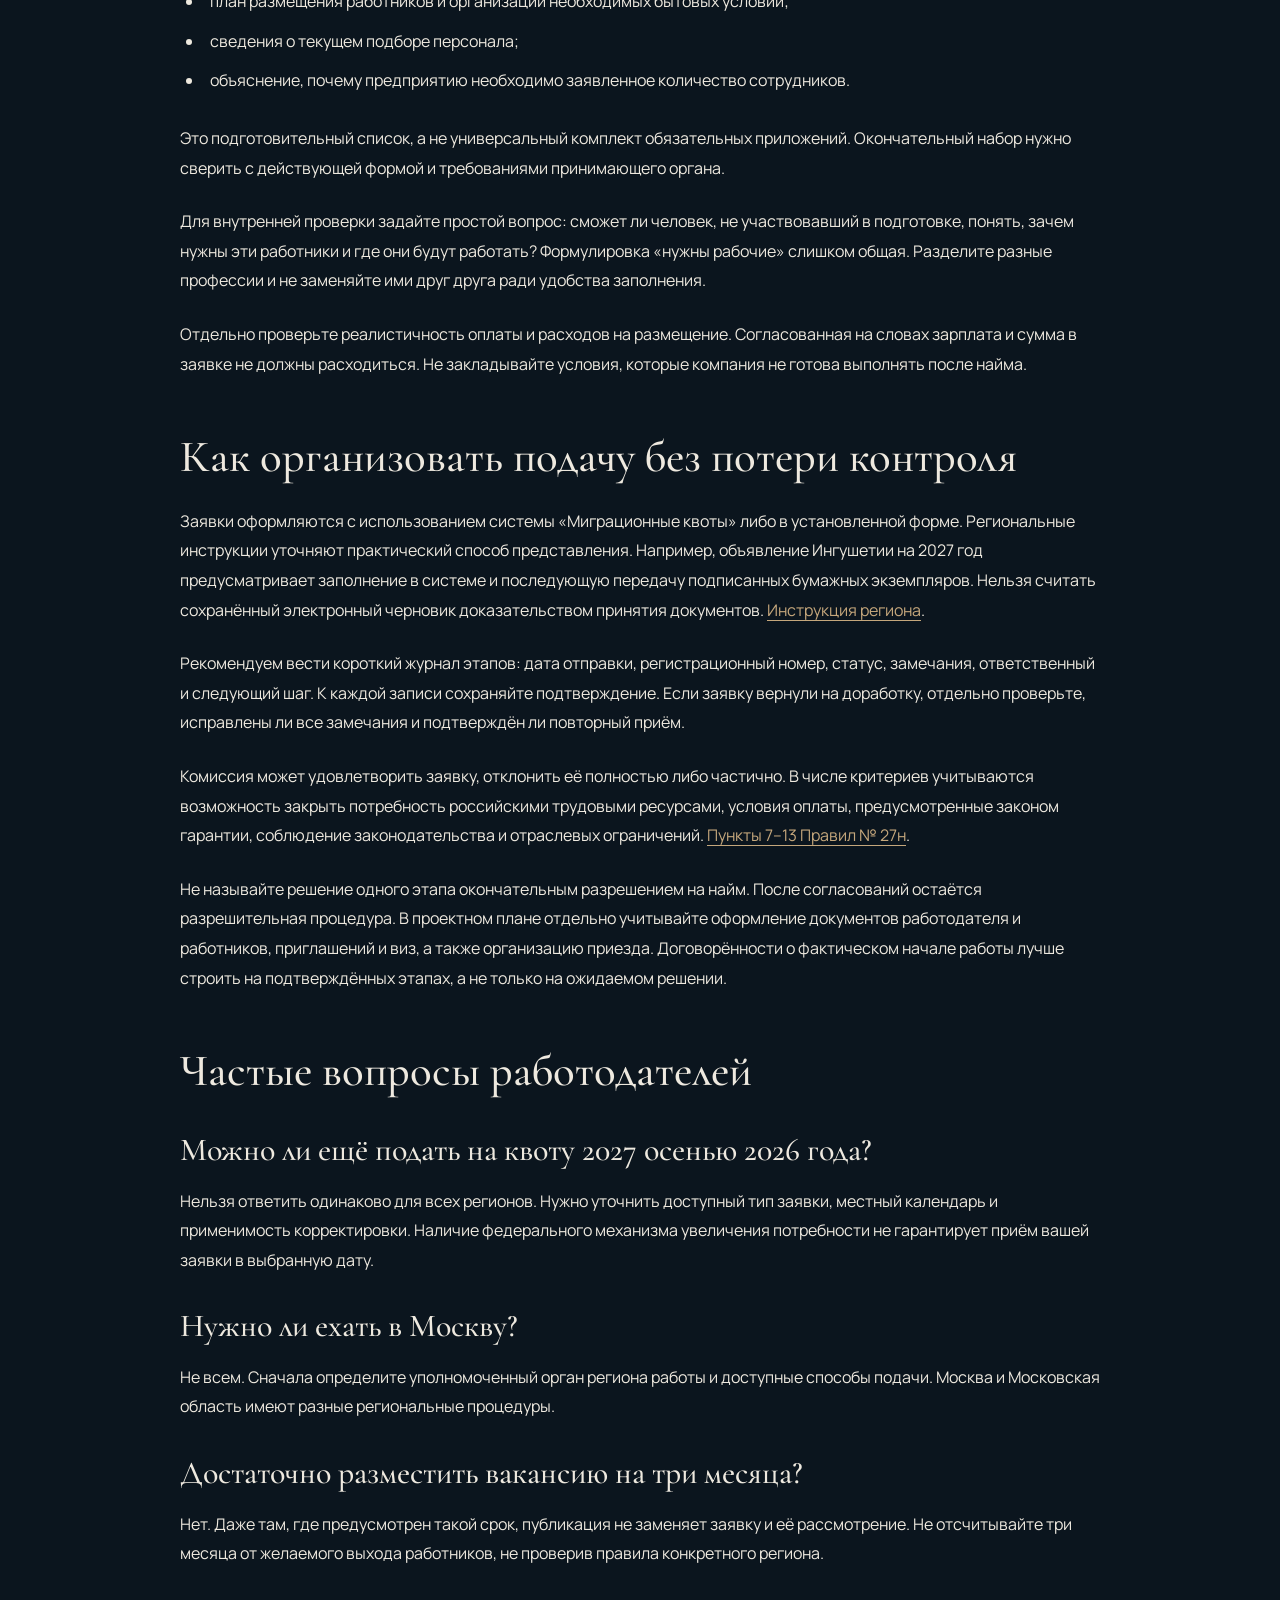
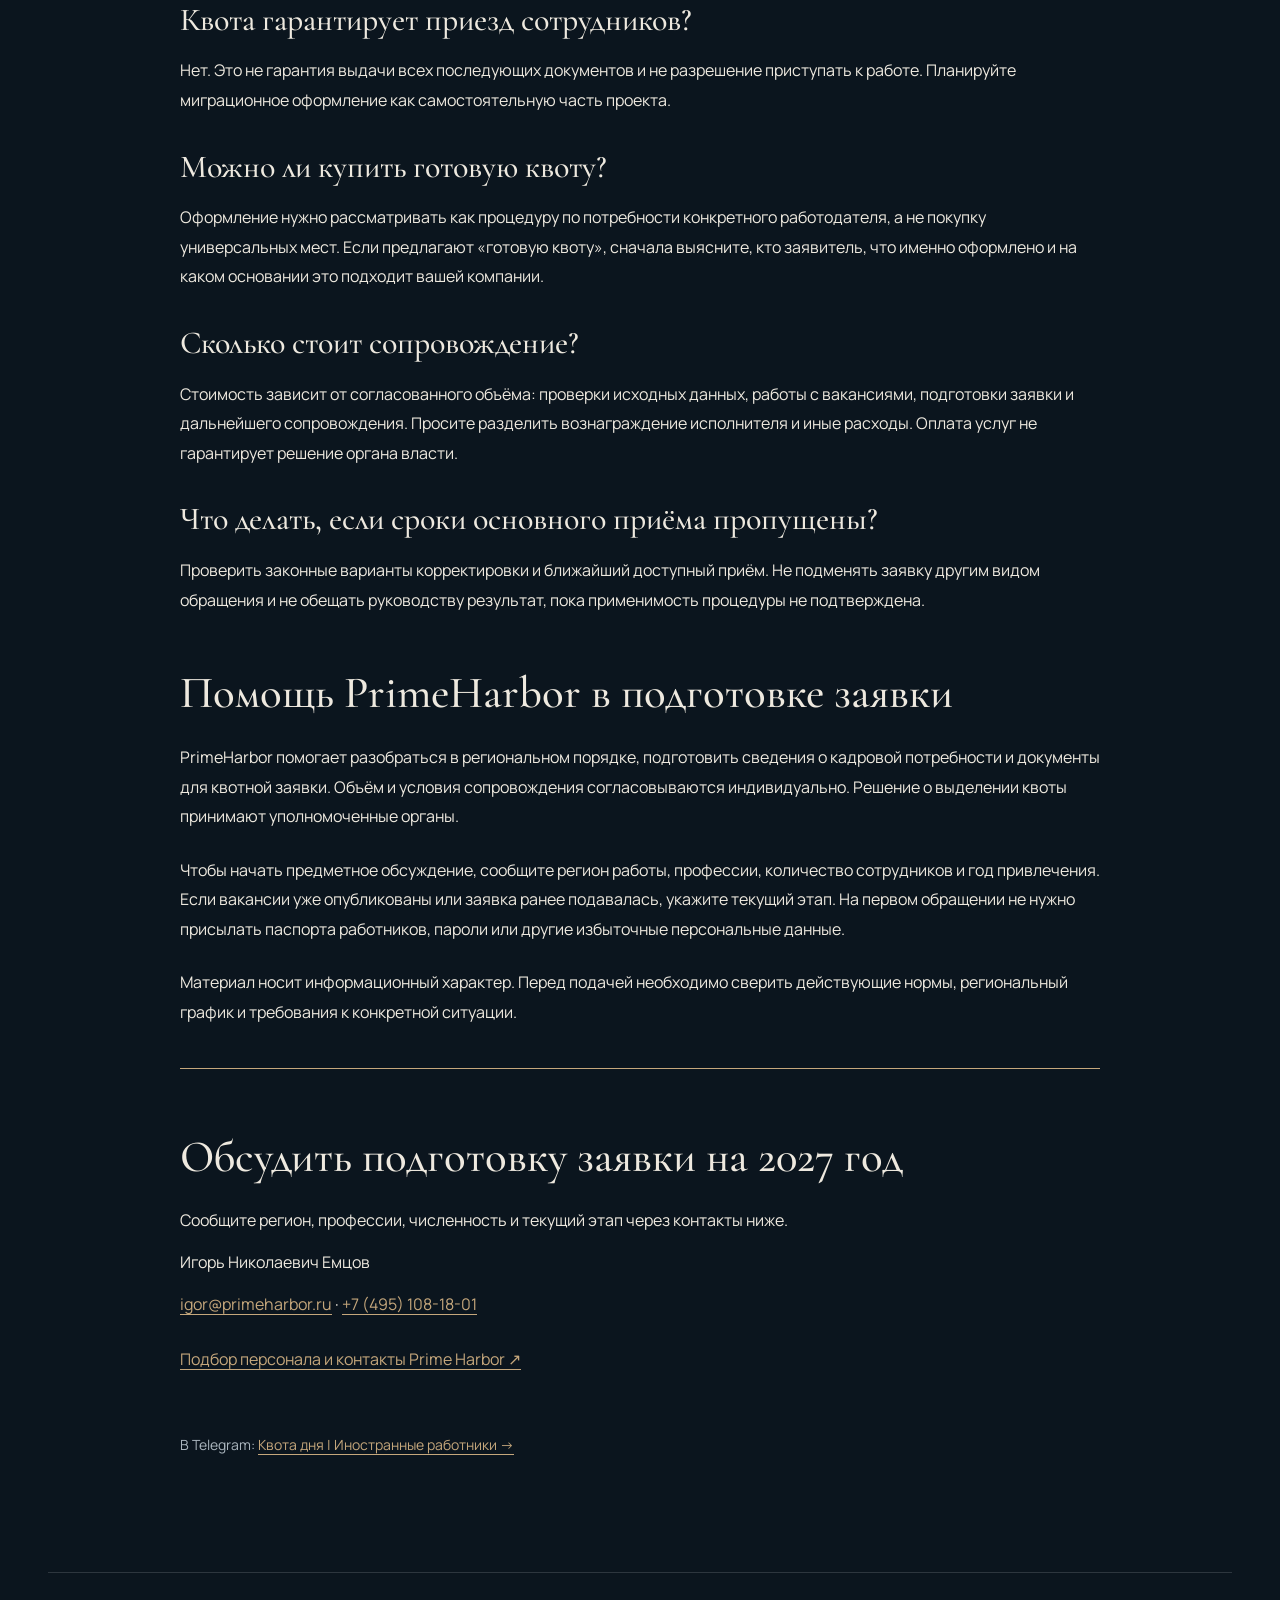
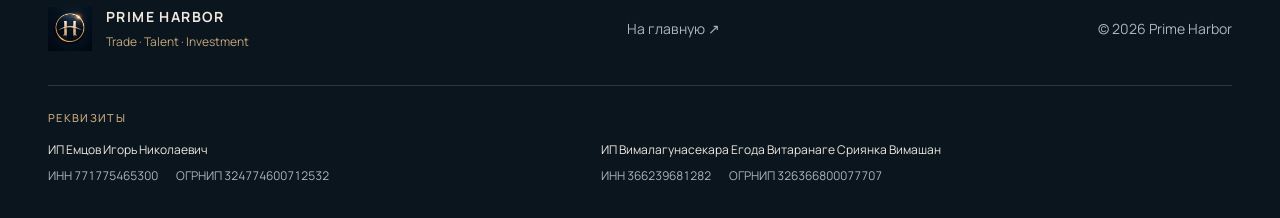
<file: kvota-na-inostrannyh-rabotnikov-2027.html>
<!doctype html>
<html lang="ru"><head><meta charset="utf-8"><meta name="viewport" content="width=device-width, initial-scale=1">
<meta name="referrer" content="no-referrer"><meta name="theme-color" content="#0b151e">
<title>Квота на иностранных работников на 2027 год | PrimeHarbor</title><meta name="description" content="Как работодателю подготовить заявку на квоту иностранных работников на 2027 год: региональные сроки, документы, «Работа России» и этапы согласования.">
<link rel="canonical" href="https://primeharbor.ru/kvota-na-inostrannyh-rabotnikov-2027.html">
<meta property="og:type" content="article"><meta property="og:title" content="Квота на иностранных работников на 2027 год | PrimeHarbor">
<meta property="og:description" content="Как работодателю подготовить заявку на квоту иностранных работников на 2027 год: региональные сроки, документы, «Работа России» и этапы согласования."><meta property="og:url" content="https://primeharbor.ru/kvota-na-inostrannyh-rabotnikov-2027.html">
<link rel="icon" href="assets/favicon.png"><link rel="preconnect" href="https://fonts.googleapis.com">
<link rel="preconnect" href="https://fonts.gstatic.com" crossorigin>
<link href="https://fonts.googleapis.com/css2?family=Cormorant+Garamond:wght@500;600&amp;family=Manrope:wght@300;400;500;600&amp;display=swap" rel="stylesheet">
<link rel="stylesheet" href="styles.css?v=8a5558b03a71"><link rel="stylesheet" href="quota-article.css?v=20261020-2">
</head><body class="quota-page"><a class="skip-link" href="#main">Перейти к содержимому</a><header class="site-header" id="top">
    <a class="brand-mark" href="index.html#top" aria-label="Prime Harbor — главная" data-aria="aria.home">
      <img src="assets/harbor-gate-emblem.webp" width="320" height="320" alt="" />
      <span>PRIME HARBOR</span>
    </a>

    <nav class="desktop-nav" aria-label="Основная навигация" data-aria="aria.nav">
      <a href="index.html#about" data-ru="О нас" data-en="About">О нас</a>
      <a href="index.html#trade" data-ru="Торговля" data-en="Trade">Торговля</a>
      <a href="talent.html" data-ru="Кадры" data-en="Talent">Кадры</a>
      <a href="index.html#investment" data-ru="Инвестиции" data-en="Investment">Инвестиции</a>
      <a href="talent.html#enquiry" data-ru="Контакты" data-en="Contact">Контакты</a>
    </nav>

    <div class="header-actions">

      <button class="menu-toggle" type="button" aria-label="Открыть меню" aria-expanded="false" aria-controls="mobile-navigation">
        <span></span><span></span>
      </button>
    </div>
  </header>

  <nav class="mobile-menu" id="mobile-navigation" hidden aria-label="Основная навигация" data-aria="aria.nav">
    <a href="index.html#about" data-ru="О нас" data-en="About">О нас</a>
    <a href="index.html#trade" data-ru="Торговля" data-en="Trade">Торговля</a>
    <a href="talent.html" data-ru="Кадры" data-en="Talent">Кадры</a>
      <a href="index.html#investment" data-ru="Инвестиции" data-en="Investment">Инвестиции</a>
    <a href="talent.html#enquiry" data-ru="Контакты" data-en="Contact">Контакты</a>
  </nav>


<main id="main" class="section-shell quota-shell"><a class="text-link" href="talent.html">Кадры · Prime Harbor ↗</a><article class="quota-article"><h1>Квота на иностранных работников в 2027 году: как работодателю подготовить заявку</h1>
<p class="quota-date">Дата проверки источников: <time datetime="2026-10-20">20 октября 2026 года</time>.</p>
<p>Если предприятие планирует привлекать работников из стран с визовым порядком въезда, подготовку стоит начинать не с покупки билетов, а с проверки правового основания, регионального порядка и реальной кадровой потребности. В общем квотном порядке работодателю необходимо пройти несколько этапов: обосновать потребность, подать заявку, получить необходимые согласования и затем оформить разрешительные документы.</p>
<p>Главное для планирования: квота на иностранных работников не равна разрешению на въезд или выходу сотрудников на работу. Минтруд отдельно подчёркивает, что квотирование не обеспечивает автоматический въезд. Поэтому дата подачи заявки и дата прибытия команды не должны превращаться в одно обещание. <a href="https://mintrud.gov.ru/employment/migration/651">Разъяснение Минтруда России</a>.</p>
<p>Ниже разбираем, с чего работодателю начать оформление квоты на 2027 год, какие сведения собрать и где чаще всего возникают ошибки.</p>
<aside class="quota-telegram" aria-labelledby="quota-telegram-heading">
<h2 id="quota-telegram-heading">Квота дня | Иностранные работники</h2>
<p>Следите за изменениями: квоты, региональные сроки и практические разборы для работодателей в Telegram-канале „Квота дня“.</p>
<a class="quota-telegram-link" href="https://t.me/kvotadnya">Подписаться →</a>
</aside>
<h2 id="section-1">Как подготовить заявку: четыре шага</h2>
<ol><li>Определить исходную задачу. Зафиксируйте регион работы, профессии, численность и год привлечения. Проверьте, применяется ли квотный порядок к вашей ситуации.</li><li>Проверить доступную процедуру. Уточните у регионального органа тип заявки, действующий срок приёма и требования к документам. Осенью особенно важно проверить возможность корректировки.</li><li>Подготовить согласованные сведения. Сведите в один комплект данные о работодателе, рабочих местах, условиях труда и кадровой потребности. Сверьте их с вакансиями и региональными требованиями.</li><li>Подать документы и сохранить подтверждения. Следуйте установленному порядку подачи. Зафиксируйте регистрационный номер, замечания и следующий шаг. После решения отдельно планируйте необходимое разрешительное оформление.</li></ol>
<nav class="quota-toc" aria-label="Содержание"><h2>В статье</h2><ol><li><a href="#section-1">Как подготовить заявку: четыре шага</a></li><li><a href="#section-2">О какой квоте идёт речь</a></li><li><a href="#section-3">Что известно о квотах на 2027 год</a></li><li><a href="#section-4">Куда подавать заявку и как проверить срок</a></li><li><a href="#section-5">«Работа России»: зачем размещать вакансии</a></li><li><a href="#section-6">Какие сведения подготовить до заполнения заявки</a></li><li><a href="#section-7">Как организовать подачу без потери контроля</a></li><li><a href="#section-8">Частые вопросы работодателей</a></li><li><a href="#section-9">Помощь PrimeHarbor в подготовке заявки</a></li></ol></nav>
<h2 id="section-2">О какой квоте идёт речь</h2>
<p>Эта статья посвящена привлечению иностранных работников, прибывающих в Россию на основании визы, в рамках квотного механизма. Не следует смешивать его с квотой на разрешения на временное проживание, патентной миграцией или допустимой долей иностранцев в отдельных отраслях.</p>
<p>Практический первый вопрос: действительно ли для выбранного работника и должности применяется квотный порядок? Например, правовой режим высококвалифицированного специалиста отличается от обычного найма. Само название должности «инженер» не означает автоматически, что применим именно этот режим. <a href="https://www.consultant.ru/document/cons_doc_LAW_37868/a605996320180cd7015eadeb1564de9768fffadd/">Статья 13.2 Федерального закона № 115-ФЗ</a>.</p>
<p>До подготовки заявки рекомендуем зафиксировать четыре исходных параметра: где будут работать люди, какие функции выполнять, сколько сотрудников требуется и на какой год. Если хотя бы один параметр меняется, первоначальный план нужно перепроверить.</p>
<h2 id="section-3">Что известно о квотах на 2027 год</h2>
<p>На дату проверки, 20 октября 2026 года, в изученных официальных источниках мы не подтвердили итоговый федеральный объём именно визовой трудовой квоты на 2027 год. Поэтому здесь нет неподтверждённой общей цифры, распределения по регионам или утверждения, что любой работодатель ещё успевает подать заявку.</p>
<p>При этом региональная подготовка потребности на 2027 год уже проводилась. Например, в официальном объявлении Республики Ингушетия от 8 мая 2026 года работодателям предлагалось представить заявки до 1 июня 2026 года. Это пример конкретного регионального срока, а не дата для всей России. <a href="https://xn--h1aafgcebhbv1l.xn--p1ai/info/news/obyavlenie-o-prieme-zayavok-na-privlechenie-inostrannykh-rabotnikov-na-2027-god/">Официальное объявление о приёме заявок на 2027 год</a>.</p>
<p>Работодателю, который начинает подготовку осенью, важно выяснить не просто «принимают ли документы», а какой именно механизм сейчас доступен: основная заявка, увеличение потребности на предстоящий год или другой предусмотренный порядок. Ответ должен относиться к вашему региону, году и ситуации.</p>
<h2 id="section-4">Куда подавать заявку и как проверить срок</h2>
<p>Потребность формируется на региональном уровне. Обращаться нужно в уполномоченный орган соответствующего субъекта РФ, а не всем работодателям в Москву. Федеральная основа процедуры установлена <a href="https://mintrud.gov.ru/docs/mintrud/orders/218">приказом Минтруда России № 27н</a>.</p>
<p>При подготовке полезно получить ответы на пять вопросов:</p>
<ol><li>Какой орган принимает документы по месту предполагаемой работы?</li><li>Как называется нужный тип заявки и на какой год он подаётся?</li><li>Какова последняя дата приёма именно от работодателей?</li><li>Нужны ли бумажные экземпляры после электронной подачи?</li><li>Какие документы и сведения о поиске российских работников необходимо приложить?</li></ol>
<p>Не путайте федеральные даты работы органов власти с собственным сроком подачи. Правила № 27н предусматривают определение региональной потребности до 15 августа и её представление в Минтруд до 1 сентября. Для корректировки потребности на предстоящий год предусмотрены отдельные этапы до 1 и 15 декабря. Эти даты не дают работодателю права ждать последнего дня: региональный приём завершается раньше. <a href="https://www.consultant.ru/document/cons_doc_LAW_160058/343d6a8146be43922e3a1d7915795f76524dcba6/">Пункты 18–19 действующих Правил</a>.</p>
<p>Для Уфы и других городов Башкортостана нужно проверять порядок республики. Московский график нельзя использовать вместо него. Если дата найдена в старой статье, пересланном сообщении или недатированном фрагменте сайта, её следует подтвердить до планирования подачи.</p>
<h2 id="section-5">«Работа России»: зачем размещать вакансии</h2>
<p>Публикация вакансии и заявка на квоту решают разные задачи. Вакансия описывает реальную потребность предприятия и позволяет искать сотрудников. Квотная заявка подаётся по отдельной процедуре. Региональные инструкции могут связывать эти этапы, но они не взаимозаменяемы.</p>
<p>Например, московский Департамент труда указывает на размещение сведений о потребности в работниках в течение трёх месяцев перед подачей заявки. Это требование опубликовано для Москвы; переносить его на любой другой субъект нельзя. <a href="https://dszn.ru/deyatelnost/trud-i-zanyatost/Inostrannaya-rabochaya-sila/Poryadok-polucheniya-kvoty">Порядок получения квоты в Москве</a>.</p>
<p>Проверяйте не только факт создания карточки, но и её видимость после модерации. Наименование профессии в вакансии и заявке должно быть согласовано. Такая последовательность отражена, в частности, в <a href="https://www.trudkirov.ru/cms_data/usercontent/regionaleditor/irs/%D0%BE%D1%84%D0%BE%D1%80%D0%BC%D0%BB%D0%B5%D0%BD%D0%B8%D0%B5%20%D0%BA%D0%B2%D0%BE%D1%82%D1%8B%20%D0%B4%D0%BB%D1%8F%20%D0%B8%D1%80%D1%81.pdf">официальной памятке службы занятости Кировской области</a>.</p>
<p>Рекомендуем сохранять даты публикации, актуальные условия, поступившие отклики и результаты взаимодействия со службой занятости. Не создавайте фиктивную вакансию только ради ожидания календарного срока. Если подходящие сотрудники найдены, кадровый план стоит пересмотреть.</p>
<p>Размещение на государственном портале не следует путать с платной услугой консультанта: услуги «Работы России» бесплатны. Исполнитель может брать плату за свою работу по подготовке и сопровождению, но это не тариф самого портала. <a href="https://xn--80akibcicpdbetz7e2g.xn--p1ai/news/show/2277">Разъяснение на портале Роструда «Онлайнинспекция.рф»</a>.</p>
<h2 id="section-6">Какие сведения подготовить до заполнения заявки</h2>
<p>Начните с одного согласованного рабочего файла. Не собирайте противоречащие друг другу версии у кадровика, директора производства и подрядчика.</p>
<p>Полезно заранее подготовить:</p>
<ul><li>реквизиты работодателя и контакт ответственного сотрудника;</li><li>адреса предполагаемых рабочих мест;</li><li>перечень профессий, квалификационные требования и численность по каждой позиции;</li><li>страны предполагаемого привлечения и планируемый период работы;</li><li>условия оплаты, график и характер работы;</li><li>план размещения работников и организации необходимых бытовых условий;</li><li>сведения о текущем подборе персонала;</li><li>объяснение, почему предприятию необходимо заявленное количество сотрудников.</li></ul>
<p>Это подготовительный список, а не универсальный комплект обязательных приложений. Окончательный набор нужно сверить с действующей формой и требованиями принимающего органа.</p>
<p>Для внутренней проверки задайте простой вопрос: сможет ли человек, не участвовавший в подготовке, понять, зачем нужны эти работники и где они будут работать? Формулировка «нужны рабочие» слишком общая. Разделите разные профессии и не заменяйте ими друг друга ради удобства заполнения.</p>
<p>Отдельно проверьте реалистичность оплаты и расходов на размещение. Согласованная на словах зарплата и сумма в заявке не должны расходиться. Не закладывайте условия, которые компания не готова выполнять после найма.</p>
<h2 id="section-7">Как организовать подачу без потери контроля</h2>
<p>Заявки оформляются с использованием системы «Миграционные квоты» либо в установленной форме. Региональные инструкции уточняют практический способ представления. Например, объявление Ингушетии на 2027 год предусматривает заполнение в системе и последующую передачу подписанных бумажных экземпляров. Нельзя считать сохранённый электронный черновик доказательством принятия документов. <a href="https://xn--h1aafgcebhbv1l.xn--p1ai/info/news/obyavlenie-o-prieme-zayavok-na-privlechenie-inostrannykh-rabotnikov-na-2027-god/">Инструкция региона</a>.</p>
<p>Рекомендуем вести короткий журнал этапов: дата отправки, регистрационный номер, статус, замечания, ответственный и следующий шаг. К каждой записи сохраняйте подтверждение. Если заявку вернули на доработку, отдельно проверьте, исправлены ли все замечания и подтверждён ли повторный приём.</p>
<p>Комиссия может удовлетворить заявку, отклонить её полностью либо частично. В числе критериев учитываются возможность закрыть потребность российскими трудовыми ресурсами, условия оплаты, предусмотренные законом гарантии, соблюдение законодательства и отраслевых ограничений. <a href="https://www.consultant.ru/document/cons_doc_LAW_160058/343d6a8146be43922e3a1d7915795f76524dcba6/">Пункты 7–13 Правил № 27н</a>.</p>
<p>Не называйте решение одного этапа окончательным разрешением на найм. После согласований остаётся разрешительная процедура. В проектном плане отдельно учитывайте оформление документов работодателя и работников, приглашений и виз, а также организацию приезда. Договорённости о фактическом начале работы лучше строить на подтверждённых этапах, а не только на ожидаемом решении.</p>
<h2 id="section-8">Частые вопросы работодателей</h2>
<h3>Можно ли ещё подать на квоту 2027 осенью 2026 года?</h3>
<p>Нельзя ответить одинаково для всех регионов. Нужно уточнить доступный тип заявки, местный календарь и применимость корректировки. Наличие федерального механизма увеличения потребности не гарантирует приём вашей заявки в выбранную дату.</p>
<h3>Нужно ли ехать в Москву?</h3>
<p>Не всем. Сначала определите уполномоченный орган региона работы и доступные способы подачи. Москва и Московская область имеют разные региональные процедуры.</p>
<h3>Достаточно разместить вакансию на три месяца?</h3>
<p>Нет. Даже там, где предусмотрен такой срок, публикация не заменяет заявку и её рассмотрение. Не отсчитывайте три месяца от желаемого выхода работников, не проверив правила конкретного региона.</p>
<h3>Квота гарантирует приезд сотрудников?</h3>
<p>Нет. Это не гарантия выдачи всех последующих документов и не разрешение приступать к работе. Планируйте миграционное оформление как самостоятельную часть проекта.</p>
<h3>Можно ли купить готовую квоту?</h3>
<p>Оформление нужно рассматривать как процедуру по потребности конкретного работодателя, а не покупку универсальных мест. Если предлагают «готовую квоту», сначала выясните, кто заявитель, что именно оформлено и на каком основании это подходит вашей компании.</p>
<h3>Сколько стоит сопровождение?</h3>
<p>Стоимость зависит от согласованного объёма: проверки исходных данных, работы с вакансиями, подготовки заявки и дальнейшего сопровождения. Просите разделить вознаграждение исполнителя и иные расходы. Оплата услуг не гарантирует решение органа власти.</p>
<h3>Что делать, если сроки основного приёма пропущены?</h3>
<p>Проверить законные варианты корректировки и ближайший доступный приём. Не подменять заявку другим видом обращения и не обещать руководству результат, пока применимость процедуры не подтверждена.</p>
<h2 id="section-9">Помощь PrimeHarbor в подготовке заявки</h2>
<p>PrimeHarbor помогает разобраться в региональном порядке, подготовить сведения о кадровой потребности и документы для квотной заявки. Объём и условия сопровождения согласовываются индивидуально. Решение о выделении квоты принимают уполномоченные органы.</p>
<p>Чтобы начать предметное обсуждение, сообщите регион работы, профессии, количество сотрудников и год привлечения. Если вакансии уже опубликованы или заявка ранее подавалась, укажите текущий этап. На первом обращении не нужно присылать паспорта работников, пароли или другие избыточные персональные данные.</p>
<p>Материал носит информационный характер. Перед подачей необходимо сверить действующие нормы, региональный график и требования к конкретной ситуации.</p><aside class="quota-contact"><h2>Обсудить подготовку заявки на 2027 год</h2><p>Сообщите регион, профессии, численность и текущий этап через контакты ниже.</p><p>Игорь Николаевич Емцов</p><p><a href="mailto:igor@primeharbor.ru">igor@primeharbor.ru</a> · <a href="tel:+74951081801">+7 (495) 108-18-01</a></p><a class="text-link" href="talent.html#enquiry">Подбор персонала и контакты Prime Harbor ↗</a></aside><p class="quota-telegram-end">В Telegram: <a href="https://t.me/kvotadnya">Квота дня | Иностранные работники →</a></p></article></main><footer class="site-footer section-shell"><div class="footer-brand"><img src="assets/harbor-gate-emblem.webp" width="44" height="44" alt=""><div><strong>PRIME HARBOR</strong><span>Trade · Talent · Investment</span></div></div>
<a href="index.html" class="text-link"><span data-ru="На главную" data-en="Back to home" >На главную</span> <span aria-hidden="true">↗</span></a>
<p>© <span id="year">2026</span> Prime Harbor</p></footer>
<!-- legal-details:start -->
<section class="legal-details section-shell ym-hide-content" aria-labelledby="legal-heading">
  <h2 id="legal-heading"><span class="legal-ru">Реквизиты</span></h2>
  <div class="legal-grid">
    <div><p class="legal-name"><span class="legal-ru">ИП Емцов Игорь Николаевич</span></p><p><span class="legal-id"><span class="legal-ru">ИНН</span> 771775465300</span><span class="legal-id"><span class="legal-ru">ОГРНИП</span> 324774600712532</span></p></div>
    <div><p class="legal-name"><span class="legal-ru">ИП Вималагунасекара Егода Витаранаге Сриянка Вимашан</span></p><p><span class="legal-id"><span class="legal-ru">ИНН</span> 366239681282</span><span class="legal-id"><span class="legal-ru">ОГРНИП</span> 326366800077707</span></p></div>
  </div>
</section>
<!-- legal-details:end --><script>
const menuButton=document.querySelector('.menu-toggle');
const mobileMenu=document.getElementById('mobile-navigation');
function closeMenu(){menuButton.setAttribute('aria-expanded','false');mobileMenu.hidden=true;}
menuButton.addEventListener('click',()=>{const open=menuButton.getAttribute('aria-expanded')!=='true'; menuButton.setAttribute('aria-expanded',String(open)); mobileMenu.hidden=!open;});
document.addEventListener('keydown',e=>{if(e.key==='Escape'&&!mobileMenu.hidden){closeMenu();menuButton.focus();}});
mobileMenu.querySelectorAll('a').forEach(a=>a.addEventListener('click',closeMenu));
</script></body></html>
</file>
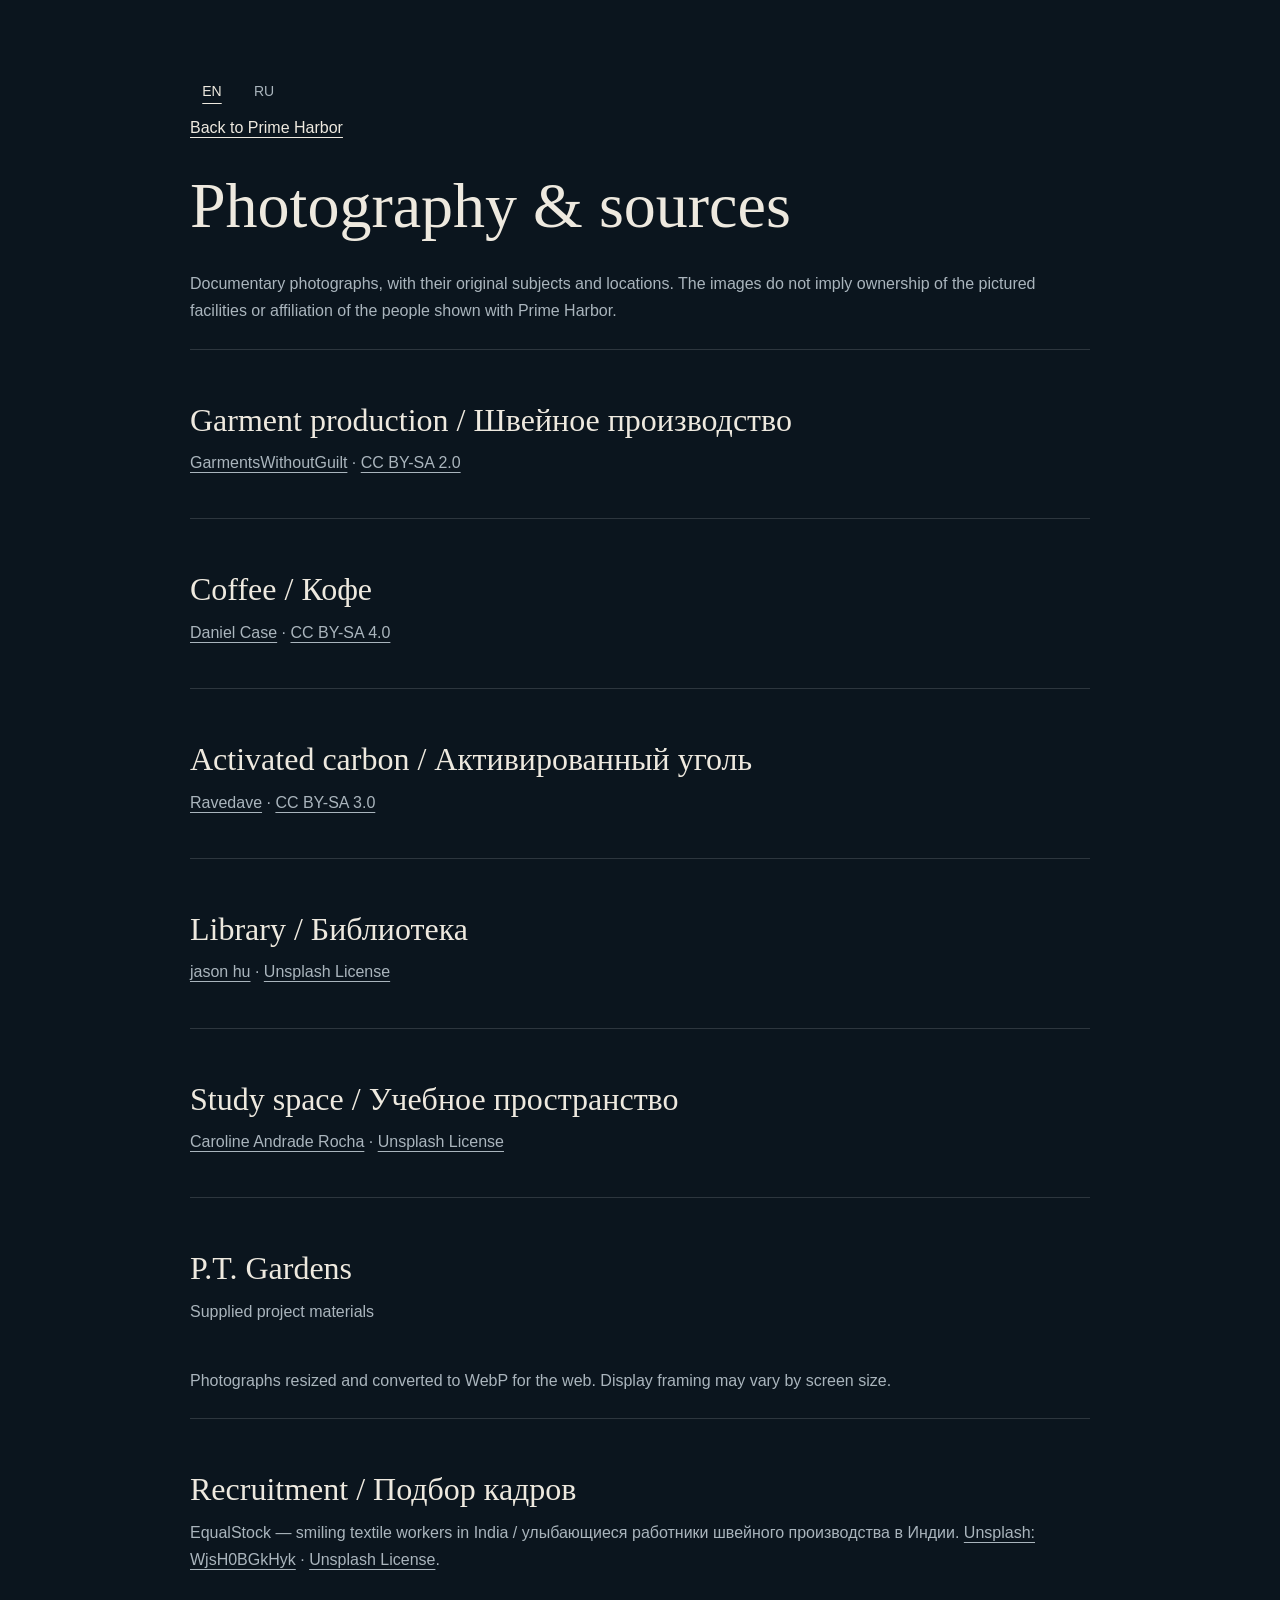
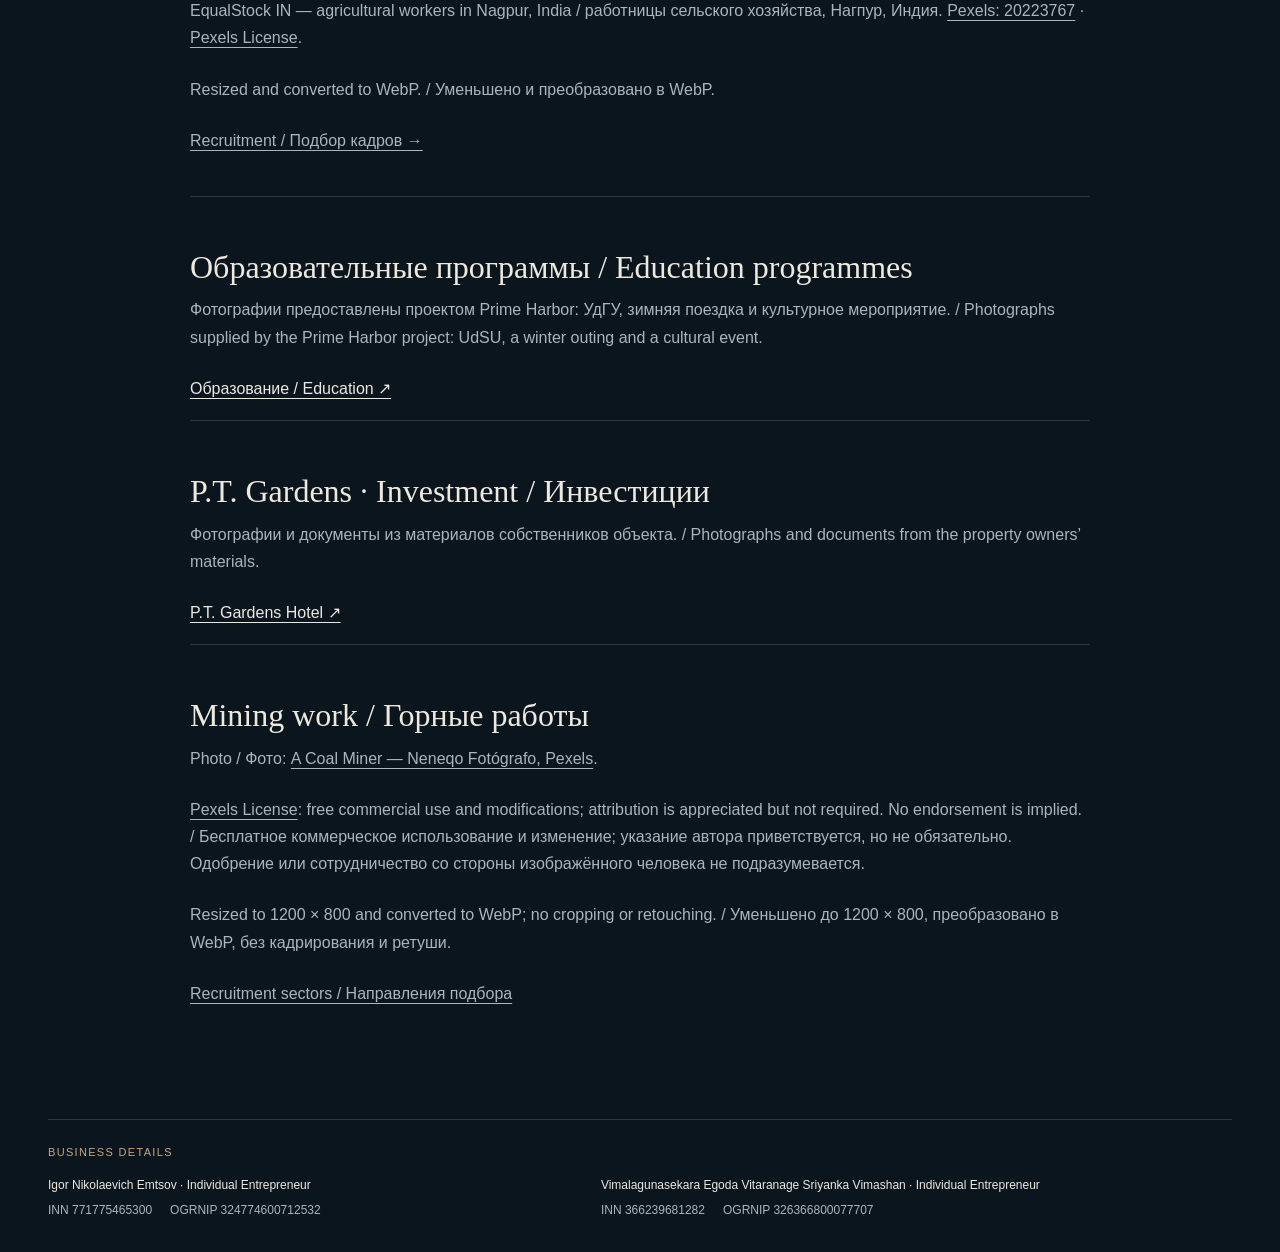
<file: photography.html>
<!doctype html><html lang="en"><head><meta charset="utf-8"><meta name="viewport" content="width=device-width,initial-scale=1"><meta name="robots" content="noindex,nofollow"><title>Photography — Prime Harbor</title><link rel="icon" href="assets/favicon.png"><link rel="stylesheet" href="styles.css?v=8a5558b03a71"></head><body><main class="section-shell credits-page"><div class="language-switch" aria-label="Language"><button class="lang-btn" data-lang="en">EN</button><button class="lang-btn" data-lang="ru">RU</button></div><a href="./" data-i18n="photo.back">Back to Prime Harbor</a><h1 data-i18n="photo.creditsTitle">Photography & sources</h1><p data-i18n="photo.creditsIntro">Documentary photographs, with their original subjects and locations. The images do not imply ownership of the pictured facilities or affiliation of the people shown with Prime Harbor.</p><article><h2>Garment production / Швейное производство</h2><p><a href="https://commons.wikimedia.org/wiki/File:Sri_Lankan_garment_workers.jpg">GarmentsWithoutGuilt</a> · <a href="https://creativecommons.org/licenses/by-sa/2.0/">CC BY-SA 2.0</a></p></article><article><h2>Coffee / Кофе</h2><p><a href="https://commons.wikimedia.org/wiki/File:Coffee_cherries_on_bush_at_Fairview_Estate,_Kiambu,_KE.jpg">Daniel Case</a> · <a href="https://creativecommons.org/licenses/by-sa/4.0/">CC BY-SA 4.0</a></p></article><article><h2>Activated carbon / Активированный уголь</h2><p><a href="https://commons.wikimedia.org/wiki/File:Activated_Carbon.jpg">Ravedave</a> · <a href="https://creativecommons.org/licenses/by-sa/3.0/">CC BY-SA 3.0</a></p></article><article><h2>Library / Библиотека</h2><p><a href="https://unsplash.com/photos/students-studying-at-tables-in-a-library-EP8lBWLFLkg">jason hu</a> · <a href="https://unsplash.com/license">Unsplash License</a></p></article><article><h2>Study space / Учебное пространство</h2><p><a href="https://unsplash.com/photos/two-people-studying-in-a-quiet-sunlit-space-z_dLp6KnCoQ">Caroline Andrade Rocha</a> · <a href="https://unsplash.com/license">Unsplash License</a></p></article><article><h2>P.T. Gardens</h2><p data-i18n="photo.supplied">Supplied project materials</p></article><p data-i18n="photo.edits">Photographs resized and converted to WebP for the web. Display framing may vary by screen size.</p><article><h2>Recruitment / Подбор кадров</h2><p>EqualStock — smiling textile workers in India / улыбающиеся работники швейного производства в Индии. <a href="https://unsplash.com/photos/workers-are-smiling-while-sewing-in-a-factory-WjsH0BGkHyk">Unsplash: WjsH0BGkHyk</a> · <a href="https://unsplash.com/license">Unsplash License</a>.</p><p>EqualStock IN — agricultural workers in Nagpur, India / работницы сельского хозяйства, Нагпур, Индия. <a href="https://www.pexels.com/photo/laughing-women-working-on-rural-field-20223767/">Pexels: 20223767</a> · <a href="https://www.pexels.com/license/">Pexels License</a>.</p><p>Resized and converted to WebP. / Уменьшено и преобразовано в WebP.</p><p><a href="talent.html">Recruitment / Подбор кадров →</a></p></article><article id="study-classroom"><h2>Образовательные программы / Education programmes</h2><p>Фотографии предоставлены проектом Prime Harbor: УдГУ, зимняя поездка и культурное мероприятие. / Photographs supplied by the Prime Harbor project: UdSU, a winter outing and a cultural event.</p><a href="education.html">Образование / Education ↗</a></article><article><h2>P.T. Gardens · Investment / Инвестиции</h2><p>Фотографии и документы из материалов собственников объекта. / Photographs and documents from the property owners’ materials.</p><a href="pt-gardens.html">P.T. Gardens Hotel ↗</a></article><article id="mining-photo"><h2>Mining work / Горные работы</h2>
<p>Photo / Фото: <a href="https://www.pexels.com/photo/a-coal-miner-17839774/" target="_blank" rel="noopener">A Coal Miner — Neneqo Fotógrafo, Pexels</a>.</p>
<p><a href="https://www.pexels.com/license/" target="_blank" rel="license noopener">Pexels License</a>: free commercial use and modifications; attribution is appreciated but not required. No endorsement is implied. / Бесплатное коммерческое использование и изменение; указание автора приветствуется, но не обязательно. Одобрение или сотрудничество со стороны изображённого человека не подразумевается.</p>
<p>Resized to 1200 × 800 and converted to WebP; no cropping or retouching. / Уменьшено до 1200 × 800, преобразовано в WebP, без кадрирования и ретуши.</p>
<p><a href="talent.html#sectors">Recruitment sectors / Направления подбора</a></p></article>
</main>
<!-- legal-details:start -->
<section class="legal-details section-shell" aria-labelledby="legal-heading">
  <h2 id="legal-heading"><span class="legal-ru">Реквизиты</span><span class="legal-en">Business details</span></h2>
  <div class="legal-grid">
    <div><p class="legal-name"><span class="legal-ru">ИП Емцов Игорь Николаевич</span><span class="legal-en">Igor Nikolaevich Emtsov · Individual Entrepreneur</span></p><p><span class="legal-id"><span class="legal-ru">ИНН</span><span class="legal-en">INN</span> 771775465300</span><span class="legal-id"><span class="legal-ru">ОГРНИП</span><span class="legal-en">OGRNIP</span> 324774600712532</span></p></div>
    <div><p class="legal-name"><span class="legal-ru">ИП Вималагунасекара Егода Витаранаге Сриянка Вимашан</span><span class="legal-en">Vimalagunasekara Egoda Vitaranage Sriyanka Vimashan · Individual Entrepreneur</span></p><p><span class="legal-id"><span class="legal-ru">ИНН</span><span class="legal-en">INN</span> 366239681282</span><span class="legal-id"><span class="legal-ru">ОГРНИП</span><span class="legal-en">OGRNIP</span> 326366800077707</span></p></div>
  </div>
</section>
<!-- legal-details:end -->
<script>const words={"en":{"nav.about":"About","nav.pillars":"What we do","nav.model":"How we work","nav.talent":"Talent","nav.contact":"Contact","hero.kicker":"International Business Development","hero.title":"International infrastructure for cross-border business.","hero.subtitle":"Connecting businesses, people, capital and opportunities across markets.","hero.ctaPrimary":"Explore Prime Harbor","hero.ctaSecondary":"Start a conversation","hero.scroll":"Explore","about.kicker":"Who we are","about.title":"We turn cross-border opportunities into executable business.","about.body":"Prime Harbor is an international business development platform connecting markets, capital, talent and local expertise. We identify viable opportunities, align the right partners and help move projects from first contact to execution.","about.metric1":"Market access & sourcing","about.metric2":"Workforce, education & mobility","about.metric3":"Capital, real assets & projects","pillars.kicker":"Three core pillars","pillars.intro":"Trade, talent and capital — connected through local expertise and practical execution.","pillars.tradeText":"International sourcing, commercial partnerships and market access for commodities, food products and industrial materials.","pillars.trade1":"Commodities & industrial products","pillars.trade2":"Coffee, tea & agricultural products","pillars.trade3":"Activated carbon & specialist materials","pillars.trade4":"Supplier and buyer matching","pillars.talentText":"International workforce, education pathways and mobility programs built around real cross-border demand.","pillars.talent1":"International recruitment","pillars.talent2":"Workforce mobility","pillars.talent3":"Student pathways & education","pillars.talent4":"University and institutional partnerships","pillars.investmentText":"Investment origination and strategic development across real estate, hospitality and operating businesses.","pillars.investment1":"Real estate & hospitality","pillars.investment2":"Development projects","pillars.investment3":"Strategic partnerships","pillars.investment4":"Deal origination & market entry","model.kicker":"How we work","model.title":"From opportunity to execution.","model.step1Title":"Identify","model.step1Body":"We identify commercially viable opportunities and real market demand.","model.step2Title":"Connect","model.step2Body":"We bring together the right partners, suppliers, investors and institutions.","model.step3Title":"Structure","model.step3Body":"We shape the commercial, operational and partnership framework.","model.step4Title":"Execute","model.step4Body":"We support implementation, market entry and the path to a working transaction.","focus.kicker":"Selected areas of focus","focus.intro":"Current sectors where Prime Harbor is building cross-border opportunities.","focus.f1":"International Workforce","focus.f1b":"Candidate sourcing, practical skills and preparation for international employment.","focus.f2":"Students & Education","focus.f2b":"University pathways in medicine, engineering and IT, with guidance through admissions.","focus.f3":"Coffee & Tea","focus.f3b":"Sourcing and international distribution.","focus.f4":"Activated Carbon","focus.f4b":"Industrial sourcing and B2B supply opportunities.","focus.f5":"Real Estate & Hospitality","focus.f5b":"Investment and development opportunities.","focus.f6":"Hospitality","focus.f6b":"Hotels, operating assets and strategic projects.","talent.title":"Talent across borders.","talent.lead":"People need more than an introduction. Prime Harbor connects workforce requirements, study pathways and local support to help turn an international move into a practical next step.","talent.col1Title":"Workforce","talent.col1Body":"Candidate sourcing and pre-screening for employer programmes, including garment production and sewing roles. Coordination around practical skills, preparation and onboarding.","talent.col2Title":"Education","talent.col2Body":"Guidance on choosing Russian universities and study programmes in medicine, engineering, information technology and other fields. Support with the admissions pathway and institutional coordination.","talent.col3Title":"Mobility","talent.col3Body":"Preparation for studying abroad, orientation and connections with local partners. A focus on everyday adaptation, cultural exchange and student community.","markets.kicker":"Across markets. Across borders.","markets.title":"Local access. International perspective.","markets.body":"Prime Harbor develops projects through trusted local relationships and international commercial networks, with current activity spanning South Asia, Eurasia and wider international markets.","why.kicker":"Why Prime Harbor","why.intro":"Built for complex opportunities that require access, trust and execution.","why.w1":"Local Access","why.w1b":"On-the-ground relationships and practical market understanding.","why.w2":"Cross-Border Perspective","why.w2b":"Connecting opportunities across jurisdictions, industries and stakeholder groups.","why.w3":"Execution Focus","why.w3b":"Focused on viable transactions and practical implementation.","why.w4":"Long-Term Partnerships","why.w4b":"Relationships designed around sustained commercial value.","closing.title":"Opportunity moves across borders.<br />Prime Harbor makes it actionable.","contact.kicker":"Start a conversation","contact.title":"Let’s discuss the opportunity.","contact.body":"For trade opportunities, talent programs, investment enquiries and strategic partnerships.","contact.name":"Name","contact.company":"Company","contact.area":"Area of interest","contact.message":"Message","contact.submit":"Prepare email","contact.note":"Opens a draft in your email app. Review it and send when ready. You can also write directly to contact@primeharbor.ru.","footer.rights":"All rights reserved.","footer.top":"Back to top ↑","nav.trade":"Trade","nav.investment":"Investment","skip":"Skip to content","pillars.title":"Three areas. One connected platform.","pillars.trade5":"Import / export opportunities","pillars.talent5":"Admissions guidance & education consulting","pillars.talent6":"Training & onboarding","markets.tag1":"SOUTH ASIA","markets.tag2":"EURASIA","markets.tag3":"INTERNATIONAL MARKETS","opportunity.kicker":"Featured opportunity","opportunity.title":"Current mandate available on request.","opportunity.cta":"Enquire about a project","contact.privacy":"Please share only the information needed to discuss your enquiry.","contact.email":"Email","contact.sent":"Your email app should open with a draft. If it does not, please write to contact@primeharbor.ru. Nothing has been sent by this website.","option.Trade":"Trade","option.Talent":"Talent","option.Investment":"Investment","option.Partnership":"Partnership","option.Other":"Other","aria.home":"Prime Harbor home","aria.nav":"Primary navigation","aria.language":"Language","aria.open":"Open menu","aria.close":"Close menu","aria.scroll":"Explore Prime Harbor","aria.markets":"Markets","meta.description":"Prime Harbor connects businesses, people, capital and opportunities across markets. Trade, talent and investment.","talent.photoCaption":"Study, focus and the next step","talent.programs":"Medicine · Engineering · Information technology","photo.workers":"Garment workers at sewing machines in Sri Lanka.","photo.coffee":"Ripe coffee cherries on a bush at Fairview Estate in Kenya.","photo.students":"Two people studying with laptops in a quiet, sunlit room.","photo.winter":"Students reading and writing at tables in a library.","photo.carbon":"Activated carbon in powder and solid form.","photo.hotel":"The real P.T. Gardens hotel building and pool in Sri Lanka.","photo.source":"Photo sources","photo.context":"Photographs illustrate our areas of focus.","photo.garmentCaption":"Garment production · Sri Lanka","photo.coffeeCaption":"Coffee before harvest · Kenya","photo.studentCaption":"Education · a space to learn","photo.carbonCaption":"Activated carbon · material sample","photo.hotelCaption":"P.T. Gardens · Sri Lanka","photo.creditsTitle":"Photography & sources","photo.creditsIntro":"Documentary photographs, with their original subjects and locations. The images do not imply ownership of the pictured facilities or affiliation of the people shown with Prime Harbor.","photo.supplied":"Supplied project materials","photo.edits":"Photographs resized and converted to WebP for the web. Display framing may vary by screen size.","photo.back":"Back to Prime Harbor"},"ru":{"nav.about":"О нас","nav.pillars":"Направления","nav.model":"Как мы работаем","nav.talent":"Кадры","nav.contact":"Контакты","hero.kicker":"Международное развитие бизнеса","hero.title":"Международная инфраструктура для трансграничного бизнеса.","hero.subtitle":"Соединяем бизнес, людей, капитал и возможности на международных рынках.","hero.ctaPrimary":"О Prime Harbor","hero.ctaSecondary":"Начать разговор","hero.scroll":"Подробнее","about.kicker":"О нас","about.title":"Мы превращаем международные возможности в реализуемые бизнес-проекты.","about.body":"Prime Harbor — международная платформа развития бизнеса, соединяющая рынки, капитал, таланты и локальную экспертизу. Мы находим жизнеспособные возможности, объединяем нужных партнеров и помогаем доводить проекты от первого контакта до реализации.","about.metric1":"Выход на рынки и поиск поставщиков","about.metric2":"Кадры, образование и мобильность","about.metric3":"Капитал, активы и проекты","pillars.kicker":"Три ключевых направления","pillars.intro":"Торговля, кадры и капитал — через локальную экспертизу и практическую реализацию.","pillars.tradeText":"Международный поиск поставщиков, коммерческие партнёрства и выход на рынки сырья, продуктов питания и промышленных товаров.","pillars.trade1":"Сырье и промышленные товары","pillars.trade2":"Кофе, чай и агропродукция","pillars.trade3":"Активированный уголь и специализированные материалы","pillars.trade4":"Поиск и соединение поставщиков и покупателей","pillars.talentText":"Международные кадры, образовательные траектории и программы мобильности, построенные вокруг реального трансграничного спроса.","pillars.talent1":"Международный рекрутинг","pillars.talent2":"Трудовая мобильность","pillars.talent3":"Студенческие и образовательные программы","pillars.talent4":"Партнерства с университетами и организациями","pillars.investmentText":"Поиск инвестиционных возможностей и стратегическое развитие в недвижимости, гостиничном бизнесе и действующих компаниях.","pillars.investment1":"Недвижимость и гостиничные проекты","pillars.investment2":"Девелоперские проекты","pillars.investment3":"Стратегические партнерства","pillars.investment4":"Поиск и формирование сделок","model.kicker":"Как мы работаем","model.title":"От возможности — к реализации.","model.step1Title":"Находим","model.step1Body":"Определяем коммерчески жизнеспособные возможности и реальный рыночный спрос.","model.step2Title":"Соединяем","model.step2Body":"Объединяем подходящих партнеров, поставщиков, инвесторов и институты.","model.step3Title":"Структурируем","model.step3Body":"Формируем коммерческую, операционную и партнерскую модель проекта.","model.step4Title":"Реализуем","model.step4Body":"Поддерживаем внедрение, выход на рынок и движение к работающей сделке.","focus.kicker":"Приоритетные направления","focus.intro":"Сферы, в которых Prime Harbor уже формирует международные возможности.","focus.f1":"Международная рабочая сила","focus.f1b":"Поиск кандидатов, практические навыки и подготовка к международному трудоустройству.","focus.f2":"Студенты и образование","focus.f2b":"Медицина, инженерия и IT: выбор образовательного маршрута и сопровождение поступления.","focus.f3":"Кофе и чай","focus.f3b":"Поиск поставщиков и международная дистрибуция.","focus.f4":"Активированный уголь","focus.f4b":"Поиск производителей и поставки для бизнеса.","focus.f5":"Недвижимость и гостиничные проекты","focus.f5b":"Инвестиционные и девелоперские возможности.","focus.f6":"Гостиничный бизнес","focus.f6b":"Отели, действующие активы и стратегические проекты.","talent.title":"Таланты и возможности без границ.","talent.lead":"Международный переезд начинается с конкретной цели: работа, образование, профессиональный рост. Prime Harbor соединяет потребности работодателей, образовательные маршруты и поддержку локальных партнёров.","talent.col1Title":"Кадры","talent.col1Body":"Поиск и предварительный отбор кандидатов для программ работодателей, в том числе швейного производства. Координация оценки практических навыков, подготовки и адаптации.","talent.col2Title":"Образование","talent.col2Body":"Помощь в выборе российских университетов и программ по медицине, инженерии, информационным технологиям и другим направлениям. Сопровождение поступления и взаимодействия с учебными заведениями.","talent.col3Title":"Мобильность","talent.col3Body":"Подготовка к учёбе за рубежом, знакомство с новой средой и связь с локальными партнёрами. Внимание к повседневной адаптации, культурному обмену и студенческому сообществу.","markets.kicker":"Между рынками. Без границ.","markets.title":"Локальный доступ. Международный взгляд.","markets.body":"Prime Harbor развивает проекты через доверенные локальные связи и международные коммерческие сети. Текущая активность охватывает Южную Азию, Евразию и другие международные рынки.","why.kicker":"Почему Prime Harbor","why.intro":"Для сложных возможностей, где необходимы доступ, доверие и способность доводить дело до результата.","why.w1":"Локальный доступ","why.w1b":"Связи на местах и практическое понимание рынков.","why.w2":"Международный взгляд","why.w2b":"Соединяем возможности между юрисдикциями, отраслями и разными группами участников.","why.w3":"Фокус на реализации","why.w3b":"Ориентируемся на жизнеспособные сделки и практическое исполнение.","why.w4":"Долгосрочные партнерства","why.w4b":"Отношения, выстроенные вокруг устойчивой коммерческой ценности.","closing.title":"Возможности не знают границ.<br />Prime Harbor превращает их в действие.","contact.kicker":"Начать разговор","contact.title":"Обсудим возможность.","contact.body":"По вопросам партнёрства, торговли, кадровых и образовательных программ, а также инвестиционных возможностей.","contact.name":"Имя","contact.company":"Компания","contact.area":"Направление","contact.message":"Сообщение","contact.submit":"Подготовить письмо","contact.note":"Откроется черновик в вашей почтовой программе. Проверьте его и отправьте, когда будете готовы. Также можно написать напрямую: contact@primeharbor.ru.","footer.rights":"Все права защищены.","footer.top":"Наверх ↑","nav.trade":"Торговля","nav.investment":"Инвестиции","skip":"Перейти к содержанию","pillars.title":"Три направления. Единая платформа.","pillars.trade5":"Импортно-экспортные проекты","pillars.talent5":"Сопровождение поступления и образовательный консалтинг","pillars.talent6":"Подготовка и адаптация","markets.tag1":"ЮЖНАЯ АЗИЯ","markets.tag2":"ЕВРАЗИЯ","markets.tag3":"МЕЖДУНАРОДНЫЕ РЫНКИ","opportunity.kicker":"Актуальная возможность","opportunity.title":"Информация по текущему проекту — по запросу.","opportunity.cta":"Обсудить проект","contact.email":"Электронная почта","contact.privacy":"Укажите только информацию, необходимую для обсуждения вашего запроса.","contact.sent":"В почтовой программе должен открыться черновик. Если этого не произошло, напишите на contact@primeharbor.ru. Сайт ничего не отправлял.","option.Trade":"Торговля","option.Talent":"Кадры и образование","option.Investment":"Инвестиции","option.Partnership":"Партнёрство","option.Other":"Другое","aria.home":"Prime Harbor — на главную","aria.nav":"Основная навигация","aria.language":"Язык","aria.open":"Открыть меню","aria.close":"Закрыть меню","aria.scroll":"О Prime Harbor","aria.markets":"Рынки","meta.description":"Prime Harbor соединяет бизнес, людей, капитал и возможности на международных рынках. Торговля, кадры и инвестиции.","talent.photoCaption":"Учёба, сосредоточенность и следующий шаг","talent.programs":"Медицина · Инженерия · Информационные технологии","photo.workers":"Швеи за работой на швейном оборудовании в Шри-Ланке.","photo.coffee":"Спелые кофейные ягоды на кусте в хозяйстве Fairview Estate в Кении.","photo.students":"Два человека занимаются с ноутбуками в светлом учебном пространстве.","photo.winter":"Студенты читают и делают записи за столами в библиотеке.","photo.carbon":"Активированный уголь в порошке и твёрдой форме.","photo.hotel":"Здание и бассейн гостиницы P.T. Gardens в Шри-Ланке.","photo.source":"Источники фотографий","photo.context":"Фотографии иллюстрируют направления работы.","photo.garmentCaption":"Швейное производство · Шри-Ланка","photo.coffeeCaption":"Кофе перед сбором урожая · Кения","photo.studentCaption":"Образование · пространство для учёбы","photo.carbonCaption":"Активированный уголь · образец материала","photo.hotelCaption":"P.T. Gardens · Шри-Ланка","photo.creditsTitle":"Фотографии и источники","photo.creditsIntro":"Документальные фотографии с указанием сюжетов и мест съёмки. Изображения не означают, что показанные объекты принадлежат Prime Harbor или что изображённые люди связаны с компанией.","photo.supplied":"Предоставленные материалы проекта","photo.edits":"Фотографии уменьшены и преобразованы в WebP для сайта. Кадрирование при отображении зависит от размера экрана.","photo.back":"Вернуться к Prime Harbor"}};function setLang(lang){if(!words[lang])lang="en";document.documentElement.lang=lang;document.querySelectorAll("[data-i18n]").forEach(e=>e.textContent=words[lang][e.dataset.i18n]);document.querySelectorAll("[data-lang]").forEach(e=>{e.classList.toggle("active",e.dataset.lang===lang);e.setAttribute("aria-pressed",e.dataset.lang===lang)});try{localStorage.setItem("primeharbor-language",lang)}catch{}}let lang=navigator.language.startsWith("ru")?"ru":"en";try{lang=localStorage.getItem("primeharbor-language")||lang}catch{}setLang(lang);document.querySelectorAll("[data-lang]").forEach(e=>e.onclick=()=>setLang(e.dataset.lang));</script></body></html>
</file>
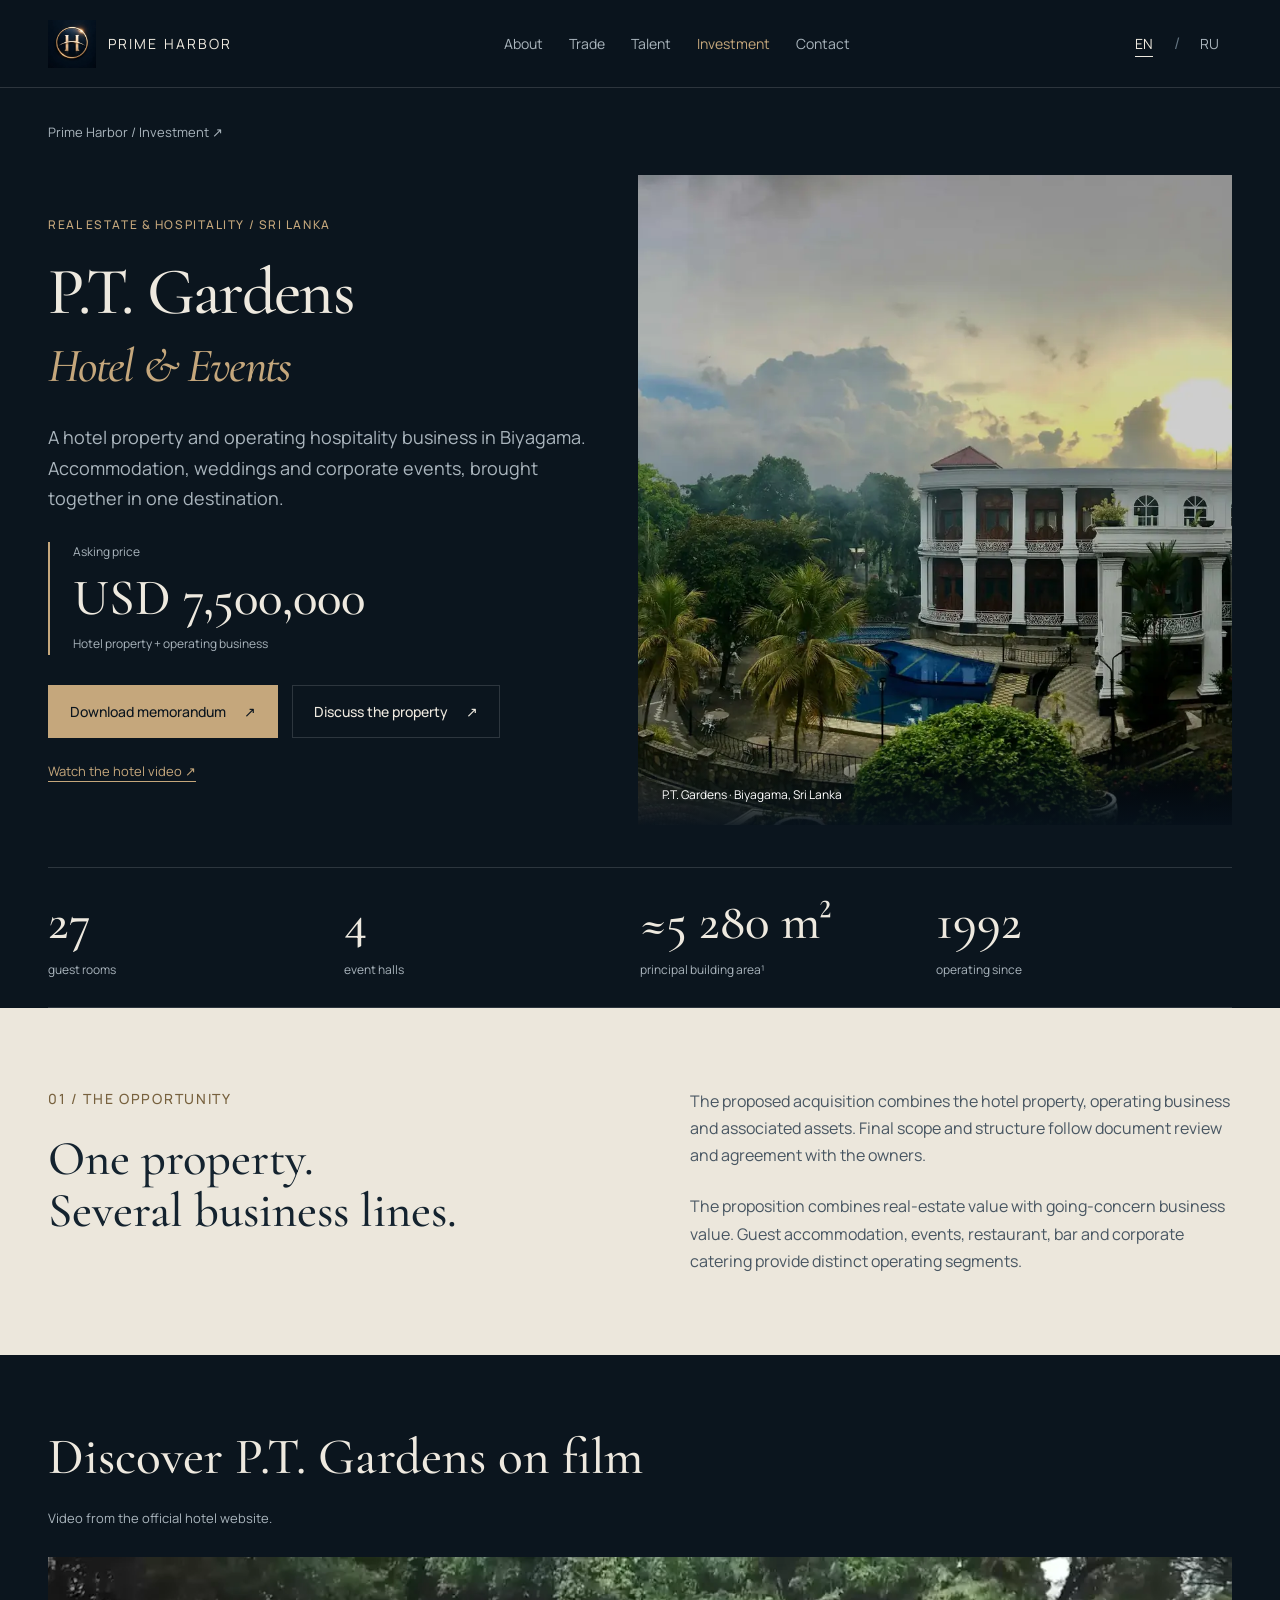
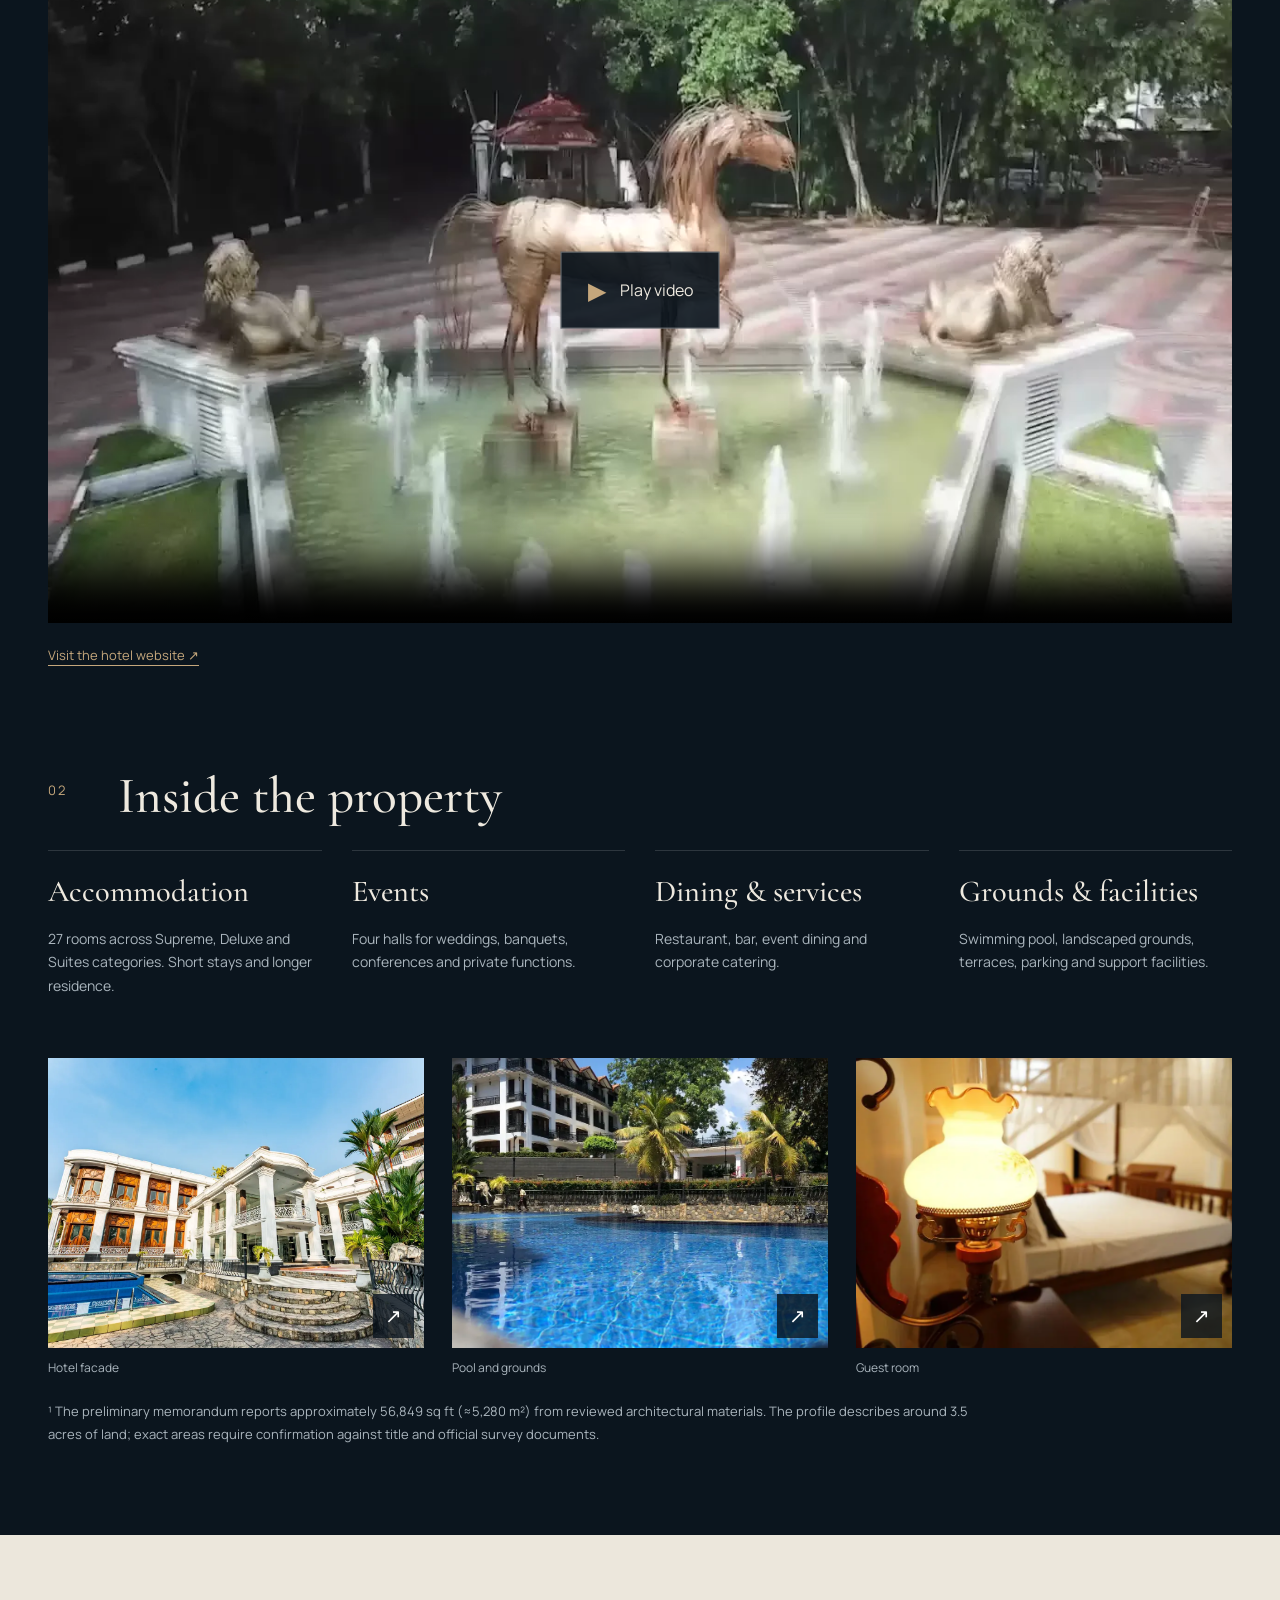
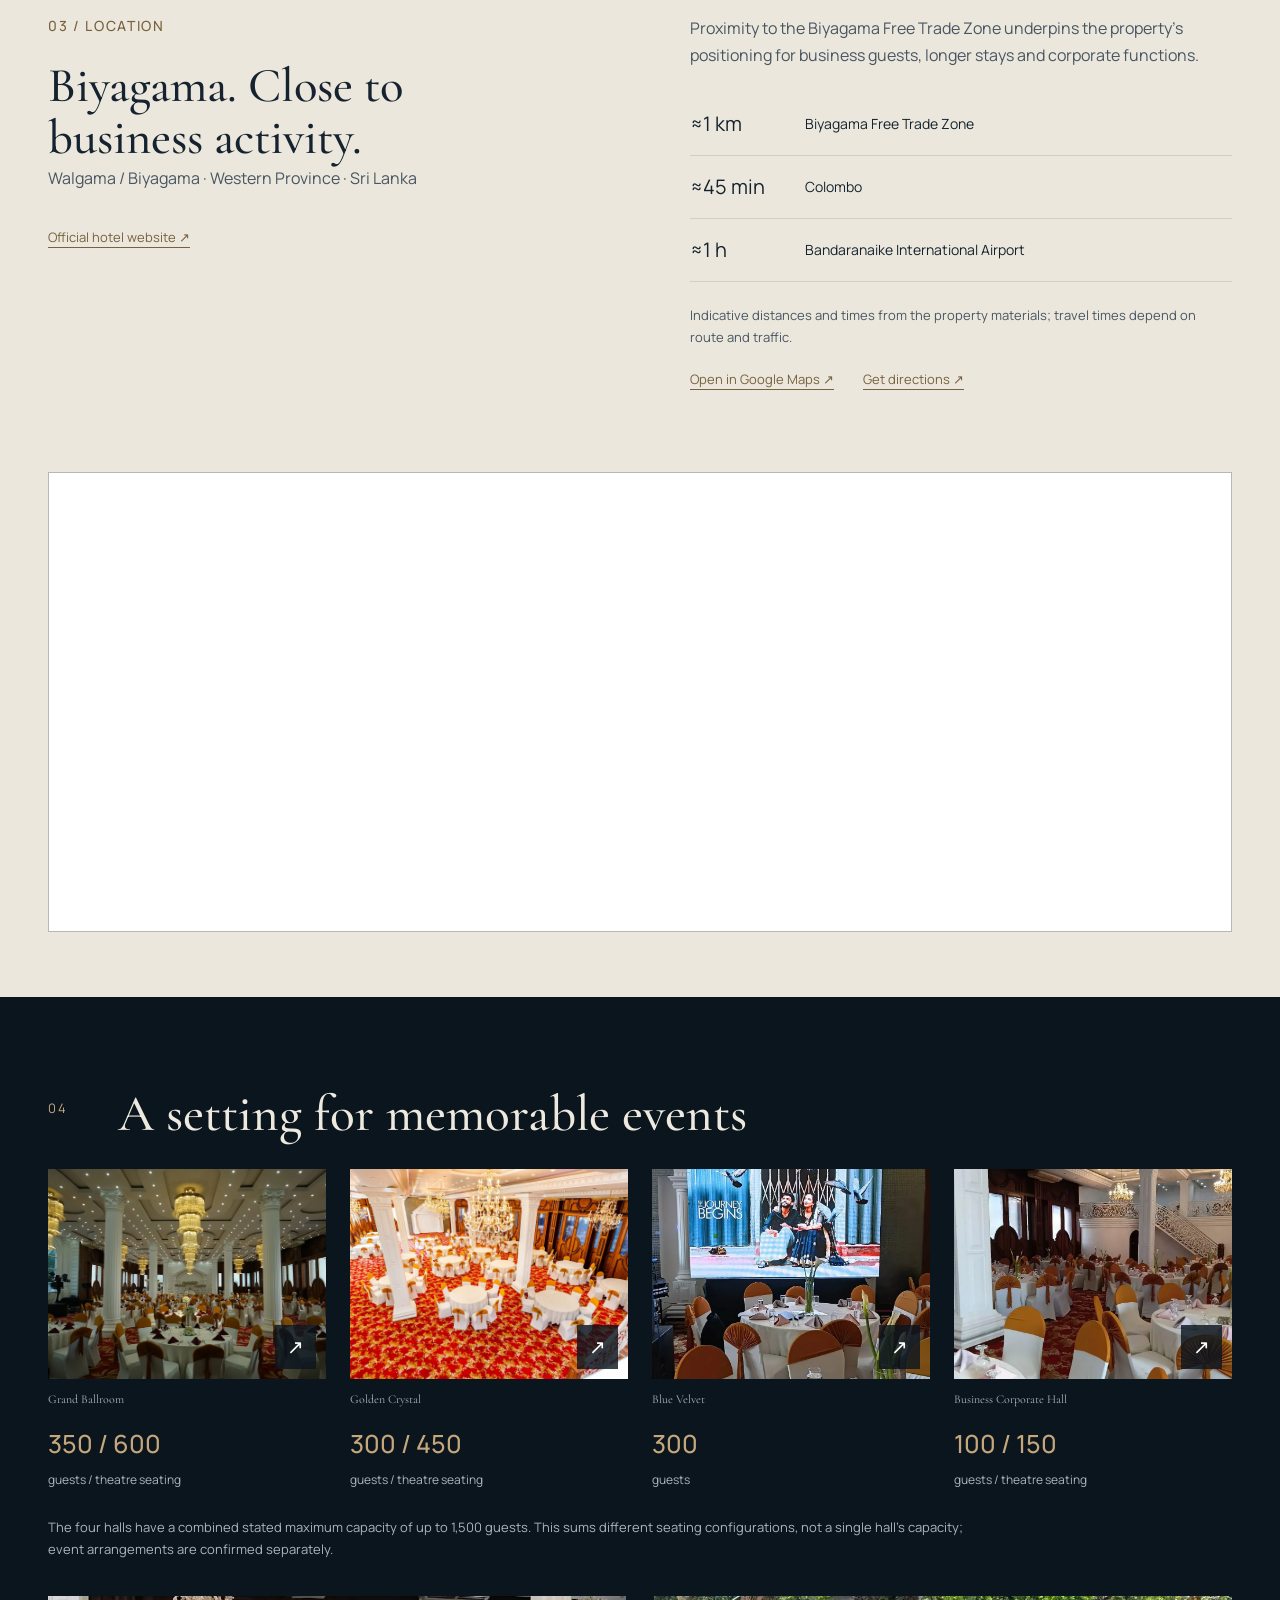
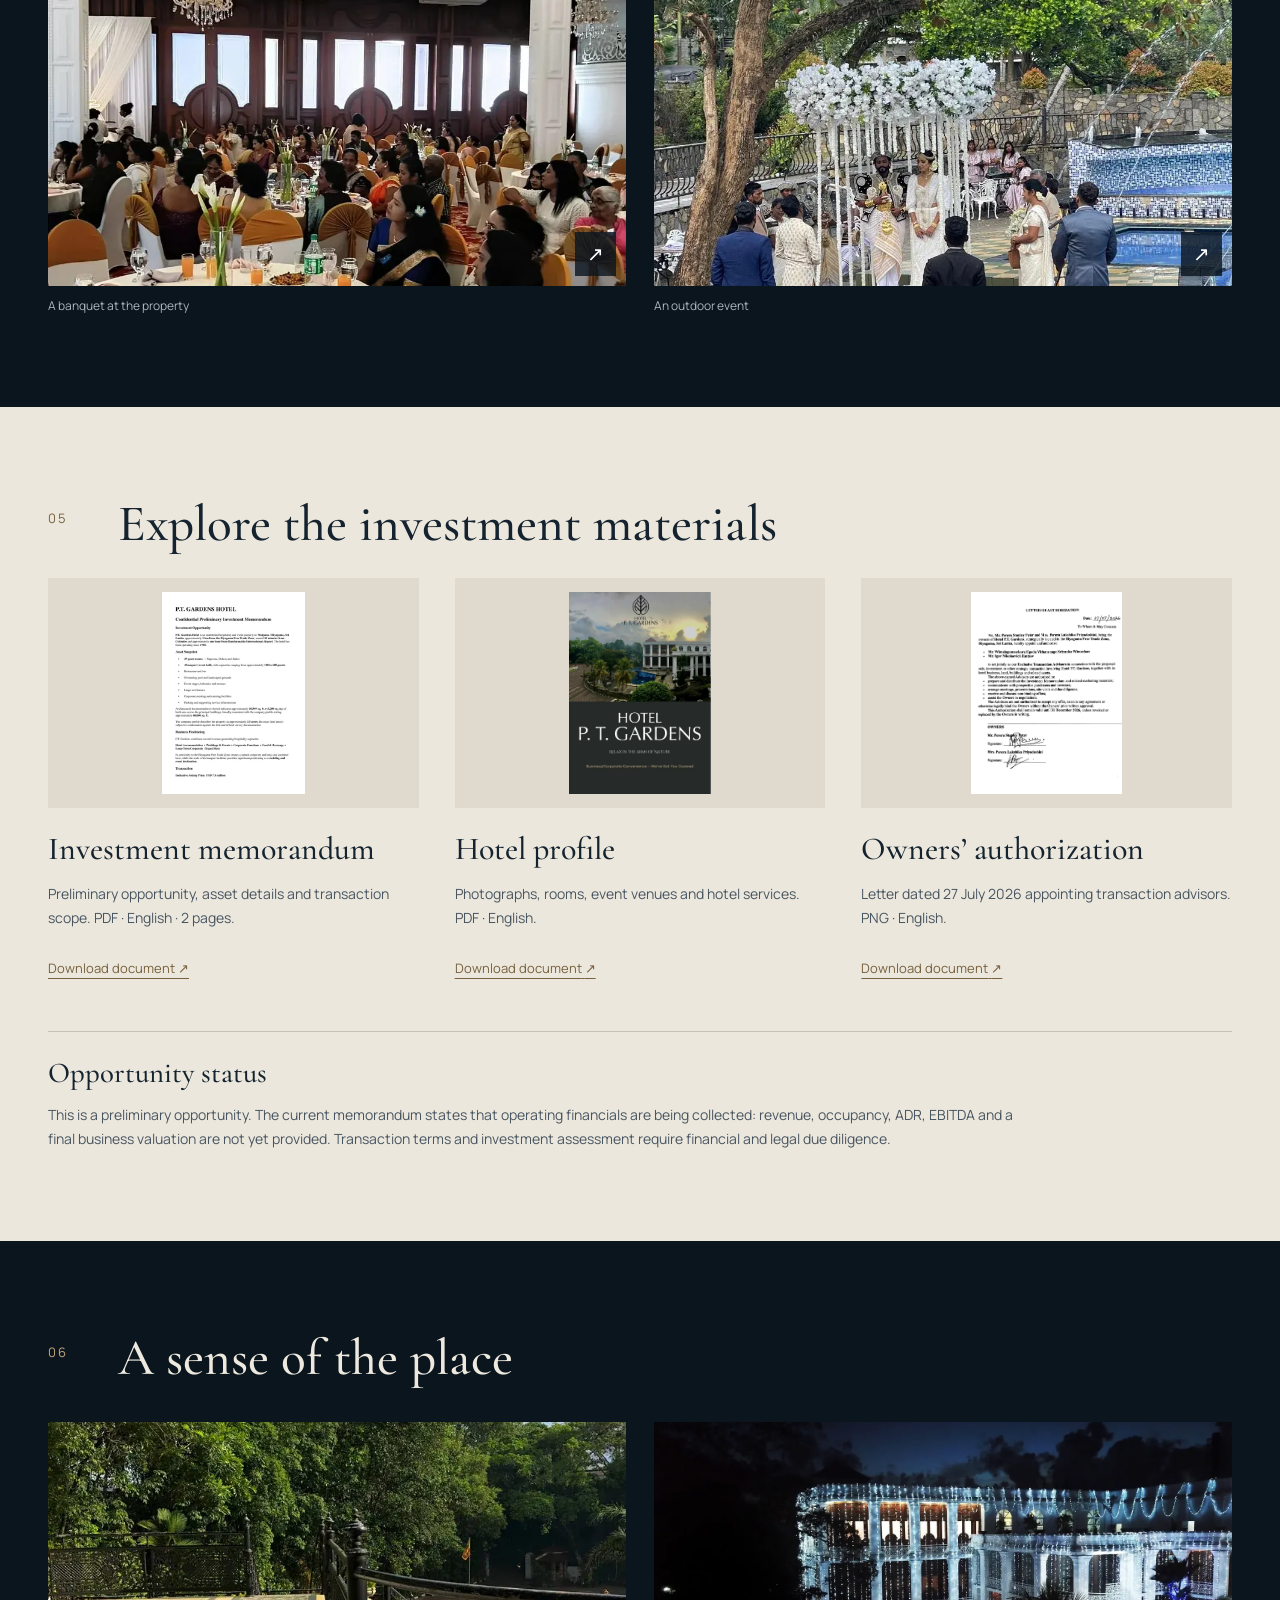
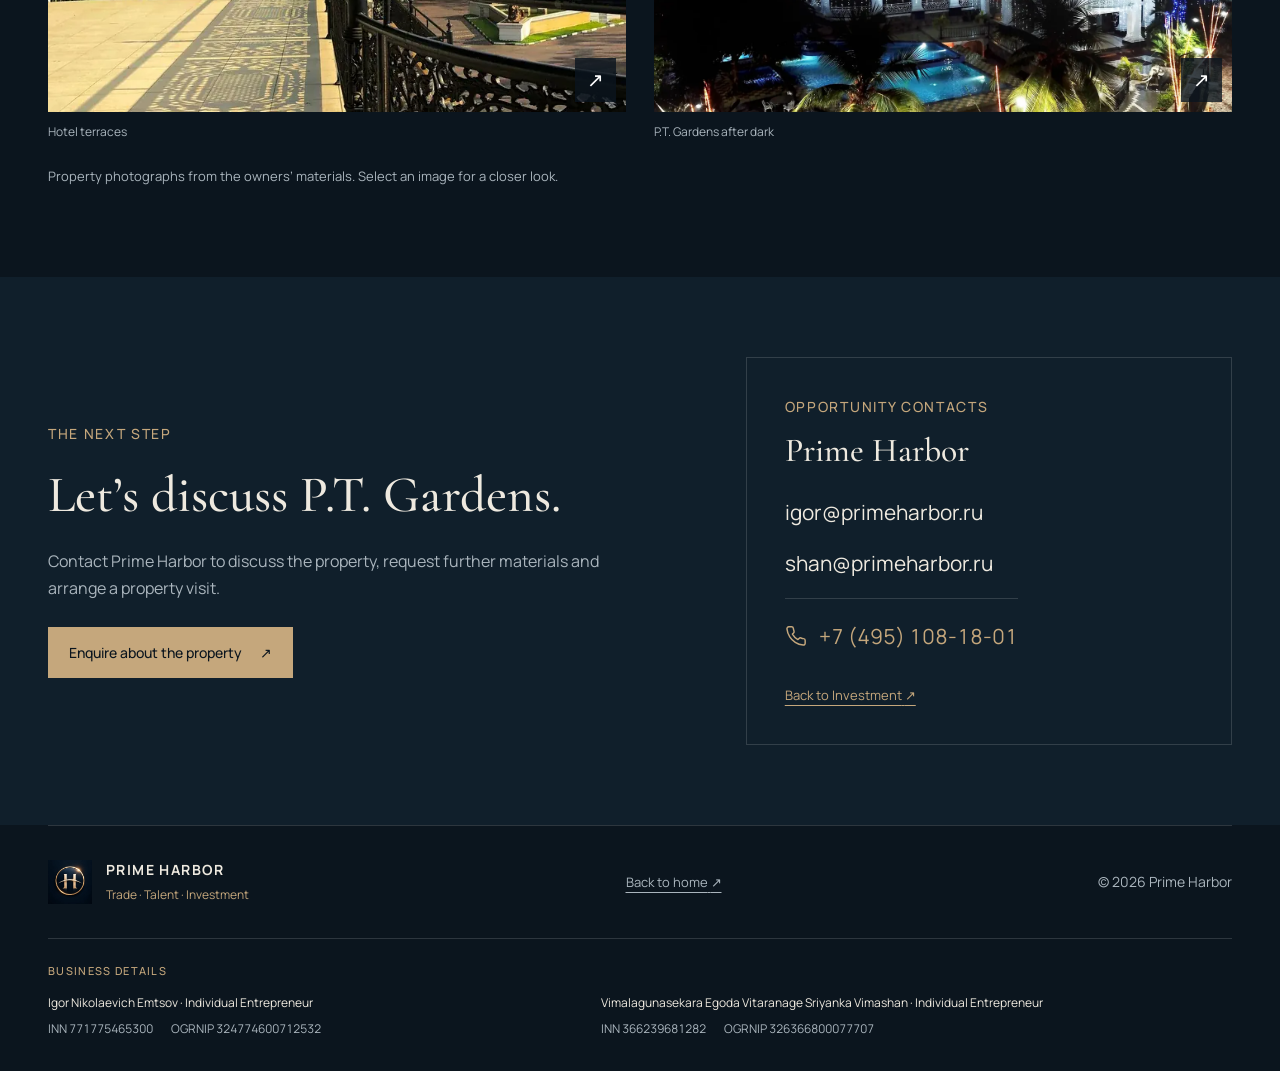
<file: pt-gardens.html>
<!doctype html>
<html lang="ru"><head><meta charset="utf-8"><meta name="viewport" content="width=device-width, initial-scale=1">
<meta name="theme-color" content="#0b151e"><meta name="robots" content="noindex, nofollow">
<title>P.T. Gardens Hotel — Prime Harbor</title>
<meta name="description" content="P.T. Gardens Hotel: гостинично-банкетный комплекс в Шри-Ланке. Параметры объекта, фотографии и инвестиционный меморандум.">
<link rel="canonical" href="https://iemtsov-cyber.github.io/primeharbor-site/pt-gardens.html">
<meta property="og:url" content="https://iemtsov-cyber.github.io/primeharbor-site/pt-gardens.html">
<meta property="og:type" content="website"><meta property="og:title" content="P.T. Gardens Hotel — Prime Harbor">
<meta property="og:description" content="Real Estate & Hospitality · P.T. Gardens Hotel · Sri Lanka">
<meta property="og:image" content="https://iemtsov-cyber.github.io/primeharbor-site/assets/pt-gardens/hero-aerial.webp">
<link rel="icon" href="assets/favicon.png"><link rel="preconnect" href="https://fonts.googleapis.com">
<link rel="preconnect" href="https://fonts.gstatic.com" crossorigin>
<link href="https://fonts.googleapis.com/css2?family=Cormorant+Garamond:wght@500;600&amp;family=Manrope:wght@300;400;500;600&amp;display=swap" rel="stylesheet">
<link rel="stylesheet" href="styles.css?v=8a5558b03a71"><link rel="stylesheet" href="talent.css?v=20261009-1">
<link rel="stylesheet" href="pt-gardens.css?v=20261009-clean-hero"></head><body class="recruit-page property-page">
<a href="#main" class="skip-link"><span data-ru="Перейти к содержимому" data-en="Skip to content" >Перейти к содержимому</span> <span aria-hidden="true">↗</span></a>
  <header class="site-header" id="top">
    <a class="brand-mark" href="index.html#top" aria-label="Prime Harbor home" data-aria="aria.home">
      <img src="assets/harbor-gate-emblem.webp" width="320" height="320" alt="" />
      <span>PRIME HARBOR</span>
    </a>

    <nav class="desktop-nav" aria-label="Primary navigation" data-aria="aria.nav">
      <a href="index.html#about" data-ru="О нас" data-en="About">About</a>
      <a href="index.html#trade" data-ru="Торговля" data-en="Trade">Trade</a>
      <a href="talent.html" data-ru="Кадры" data-en="Talent">Talent</a>
      <a href="index.html#investment" aria-current="page" data-ru="Инвестиции" data-en="Investment">Investment</a>
      <a href="#enquiry" data-ru="Контакты" data-en="Contact">Contact</a>
    </nav>

    <div class="header-actions">
      <div class="language-switch" role="group" aria-label="Language" data-aria="aria.language">
        <button type="button" class="lang-btn active" data-lang="en">EN</button>
        <span>/</span>
        <button type="button" class="lang-btn" data-lang="ru">RU</button>
      </div>
      <button class="menu-toggle" type="button" aria-label="Open menu" aria-expanded="false" aria-controls="mobile-navigation">
        <span></span><span></span>
      </button>
    </div>
  </header>

  <nav class="mobile-menu" id="mobile-navigation" hidden aria-label="Primary navigation" data-aria="aria.nav">
    <a href="index.html#about" data-ru="О нас" data-en="About">About</a>
    <a href="index.html#trade" data-ru="Торговля" data-en="Trade">Trade</a>
    <a href="talent.html" data-ru="Кадры" data-en="Talent">Talent</a>
      <a href="index.html#investment" aria-current="page" data-ru="Инвестиции" data-en="Investment">Investment</a>
    <a href="#enquiry" data-ru="Контакты" data-en="Contact">Contact</a>
  </nav>



<main id="main"><section class="recruit-hero section-shell">
<a href="index.html#investment" class="recruit-back" ><span data-ru="Prime Harbor / Инвестиции" data-en="Prime Harbor / Investment">Prime Harbor / Инвестиции</span> <span aria-hidden="true">↗</span></a>
<div class="recruit-hero-grid"><div class="recruit-intro">
<p data-ru="Real Estate &amp; Hospitality / Шри-Ланка" data-en="Real Estate &amp; Hospitality / Sri Lanka" class="eyebrow">Real Estate &amp; Hospitality / Шри-Ланка</p>
<h1>P.T. Gardens<br><em>Hotel & Events</em></h1>
<p data-ru="Недвижимость и действующий гостинично-банкетный бизнес в Биягаме. Проживание, свадьбы и корпоративные мероприятия — в одном комплексе." data-en="A hotel property and operating hospitality business in Biyagama. Accommodation, weddings and corporate events, brought together in one destination." class="recruit-lead">Недвижимость и действующий гостинично-банкетный бизнес в Биягаме. Проживание, свадьбы и корпоративные мероприятия — в одном комплексе.</p>
<div class="property-price">
<span data-ru="Цена предложения" data-en="Asking price">Цена предложения</span>
<strong data-ru="7 500 000 USD" data-en="USD 7,500,000">7 500 000 USD</strong>
<span data-ru="Объект недвижимости + действующий бизнес" data-en="Hotel property + operating business">Объект недвижимости + действующий бизнес</span>
</div><div class="recruit-actions">
<a href="assets/pt-gardens/investment-memorandum.pdf" class="btn btn-primary" download><span data-ru="Скачать меморандум" data-en="Download memorandum">Скачать меморандум</span> <span aria-hidden="true">↗</span></a>
<a href="#enquiry" class="btn btn-secondary" ><span data-ru="Обсудить объект" data-en="Discuss the property">Обсудить объект</span> <span aria-hidden="true">↗</span></a>
</div>
<a href="#property-video" class="text-link property-video-jump" ><span data-ru="Смотреть видео гостиницы" data-en="Watch the hotel video">Смотреть видео гостиницы</span> <span aria-hidden="true">↗</span></a>
</div>
<figure class="recruit-hero-photo"><img src="assets/pt-gardens/hero-aerial.webp" width="1400" height="983" fetchpriority="high" alt="P.T. Gardens · Биягама, Шри-Ланка" data-alt-ru="P.T. Gardens · Биягама, Шри-Ланка" data-alt-en="P.T. Gardens · Biyagama, Sri Lanka"><figcaption data-ru="P.T. Gardens · Биягама, Шри-Ланка" data-en="P.T. Gardens · Biyagama, Sri Lanka">P.T. Gardens · Биягама, Шри-Ланка</figcaption></figure>
</div><div class="property-stats">
<div><strong data-ru="27" data-en="27">27</strong>
<span data-ru="гостевых номеров" data-en="guest rooms">гостевых номеров</span>
</div>
<div><strong data-ru="4" data-en="4">4</strong>
<span data-ru="банкетных зала" data-en="event halls">банкетных зала</span>
</div>
<div><strong data-ru="≈5 280 м²" data-en="≈5 280 m²">≈5 280 м²</strong>
<span data-ru="площадь основных зданий¹" data-en="principal building area¹">площадь основных зданий¹</span>
</div>
<div><strong data-ru="1992" data-en="1992">1992</strong>
<span data-ru="год начала работы" data-en="operating since">год начала работы</span>
</div>
</div></section><section class="recruit-light"><div class="section-shell recruit-split"><div>
<p data-ru="01 / Предложение" data-en="01 / The opportunity" class="eyebrow">01 / Предложение</p>
<h2 data-ru="Объект с несколькими направлениями бизнеса." data-en="One property. Several business lines.">Объект с несколькими направлениями бизнеса.</h2>
</div><div>
<p data-ru="Предлагается приобретение гостиничного комплекса вместе с работающим бизнесом и связанными активами. Окончательный состав и структура сделки определяются после проверки документов и согласования с собственниками." data-en="The proposed acquisition combines the hotel property, operating business and associated assets. Final scope and structure follow document review and agreement with the owners.">Предлагается приобретение гостиничного комплекса вместе с работающим бизнесом и связанными активами. Окончательный состав и структура сделки определяются после проверки документов и согласования с собственниками.</p>
<p data-ru="В основе предложения — стоимость недвижимости и действующего бизнеса. Размещение гостей, мероприятия, ресторан, бар и корпоративный кейтеринг формируют разные направления деятельности." data-en="The proposition combines real-estate value with going-concern business value. Guest accommodation, events, restaurant, bar and corporate catering provide distinct operating segments.">В основе предложения — стоимость недвижимости и действующего бизнеса. Размещение гостей, мероприятия, ресторан, бар и корпоративный кейтеринг формируют разные направления деятельности.</p>
</div></div></section><section class="section-shell property-video-section" id="property-video"><h2 data-ru="Видеообзор P.T. Gardens" data-en="Discover P.T. Gardens on film">Видеообзор P.T. Gardens</h2><p data-ru="Видео с официального сайта гостиницы." data-en="Video from the official hotel website." class="recruit-note">Видео с официального сайта гостиницы.</p><div class="property-video-player"><video id="hotel-video" controls playsinline preload="none" poster="assets/pt-gardens/hotel-film-poster.webp" aria-label="P.T. Gardens Hotel video"><source src="assets/pt-gardens/hotel-film.mp4" type="video/mp4"></video><button type="button" class="property-video-play"><span class="property-play-icon" aria-hidden="true">▶</span><span data-ru="Смотреть видео" data-en="Play video">Смотреть видео</span></button></div><p class="property-video-error" hidden><span data-ru="Не удалось загрузить видео. Его можно посмотреть на официальном сайте гостиницы." data-en="The video could not be loaded. You can watch it on the official hotel website.">Не удалось загрузить видео. Его можно посмотреть на официальном сайте гостиницы.</span></p><a href="https://ptgardenshotel.com/" class="text-link" target="_blank" rel="noopener"><span data-ru="Открыть сайт гостиницы" data-en="Visit the hotel website">Открыть сайт гостиницы</span> <span aria-hidden="true">↗</span></a></section><section class="section-shell recruit-section" id="asset">
<div class="recruit-heading"><span class="section-number">02</span><h2 data-ru="Что входит в комплекс" data-en="Inside the property">Что входит в комплекс</h2></div>
<div class="property-features">
<article>
<h3 data-ru="Проживание" data-en="Accommodation">Проживание</h3>
<p data-ru="27 номеров категорий Supreme, Deluxe и Suites. Краткосрочное и длительное размещение." data-en="27 rooms across Supreme, Deluxe and Suites categories. Short stays and longer residence.">27 номеров категорий Supreme, Deluxe и Suites. Краткосрочное и длительное размещение.</p>
</article>
<article>
<h3 data-ru="Мероприятия" data-en="Events">Мероприятия</h3>
<p data-ru="Четыре зала для свадеб, банкетов, конференций и частных событий." data-en="Four halls for weddings, banquets, conferences and private functions.">Четыре зала для свадеб, банкетов, конференций и частных событий.</p>
</article>
<article>
<h3 data-ru="Ресторан и сервис" data-en="Dining &amp; services">Ресторан и сервис</h3>
<p data-ru="Ресторан, бар, банкетное питание и корпоративный кейтеринг." data-en="Restaurant, bar, event dining and corporate catering.">Ресторан, бар, банкетное питание и корпоративный кейтеринг.</p>
</article>
<article>
<h3 data-ru="Территория" data-en="Grounds &amp; facilities">Территория</h3>
<p data-ru="Бассейн, озеленение, террасы, парковка и сервисная инфраструктура." data-en="Swimming pool, landscaped grounds, terraces, parking and support facilities.">Бассейн, озеленение, террасы, парковка и сервисная инфраструктура.</p>
</article>
</div><div class="property-gallery property-gallery-three">
<figure class=""><button type="button" class="property-zoom" data-photo="assets/pt-gardens/facade.webp"><img src="assets/pt-gardens/facade.webp" width="1400" height="932" loading="lazy" alt="Главный корпус" data-alt-ru="Главный корпус" data-alt-en="Hotel facade"><span aria-hidden="true">↗</span></button><figcaption data-ru="Главный корпус" data-en="Hotel facade">Главный корпус</figcaption></figure>
<figure class=""><button type="button" class="property-zoom" data-photo="assets/pt-gardens/pool.webp"><img src="assets/pt-gardens/pool.webp" width="908" height="1210" loading="lazy" alt="Бассейн и территория" data-alt-ru="Бассейн и территория" data-alt-en="Pool and grounds"><span aria-hidden="true">↗</span></button><figcaption data-ru="Бассейн и территория" data-en="Pool and grounds">Бассейн и территория</figcaption></figure>
<figure class=""><button type="button" class="property-zoom" data-photo="assets/pt-gardens/room.webp"><img src="assets/pt-gardens/room.webp" width="922" height="615" loading="lazy" alt="Гостевой номер" data-alt-ru="Гостевой номер" data-alt-en="Guest room"><span aria-hidden="true">↗</span></button><figcaption data-ru="Гостевой номер" data-en="Guest room">Гостевой номер</figcaption></figure>
</div>
<p data-ru="¹ По предварительному меморандуму: около 56 849 кв. футов (≈5 280 м²) по рассмотренным архитектурным материалам. Площадь земли в профиле — около 3,5 акра; точные площади требуют сверки с правоустанавливающими и кадастровыми документами." data-en="¹ The preliminary memorandum reports approximately 56,849 sq ft (≈5,280 m²) from reviewed architectural materials. The profile describes around 3.5 acres of land; exact areas require confirmation against title and official survey documents." class="recruit-note">¹ По предварительному меморандуму: около 56 849 кв. футов (≈5 280 м²) по рассмотренным архитектурным материалам. Площадь земли в профиле — около 3,5 акра; точные площади требуют сверки с правоустанавливающими и кадастровыми документами.</p>
</section><section class="recruit-light"><div class="section-shell recruit-split"><div>
<p data-ru="03 / Локация" data-en="03 / Location" class="eyebrow">03 / Локация</p>
<h2 data-ru="Биягама. Рядом с деловой активностью." data-en="Biyagama. Close to business activity.">Биягама. Рядом с деловой активностью.</h2>
<p data-ru="Walgama / Biyagama · Western Province · Sri Lanka" data-en="Walgama / Biyagama · Western Province · Sri Lanka">Walgama / Biyagama · Western Province · Sri Lanka</p>
<a href="https://ptgardenshotel.com/" class="text-link property-official" target="_blank" rel="noopener"><span data-ru="Официальный сайт гостиницы" data-en="Official hotel website">Официальный сайт гостиницы</span> <span aria-hidden="true">↗</span></a>
</div><div>
<p data-ru="Близость к свободной торговой зоне Biyagama — основа позиционирования объекта для деловых гостей, длительного проживания и корпоративных мероприятий." data-en="Proximity to the Biyagama Free Trade Zone underpins the property’s positioning for business guests, longer stays and corporate functions.">Близость к свободной торговой зоне Biyagama — основа позиционирования объекта для деловых гостей, длительного проживания и корпоративных мероприятий.</p>
<dl class="property-distances"><div><dt>≈1 km</dt><dd>Biyagama Free Trade Zone</dd></div><div><dt>≈45 min</dt><dd>Colombo</dd></div><div><dt>≈1 h</dt><dd>Bandaranaike International Airport</dd></div></dl>
<p data-ru="Ориентиры из материалов объекта; время в пути зависит от маршрута и дорожной ситуации." data-en="Indicative distances and times from the property materials; travel times depend on route and traffic." class="recruit-note">Ориентиры из материалов объекта; время в пути зависит от маршрута и дорожной ситуации.</p>
<a href="https://www.google.com/maps/search/?api=1&amp;query=6.963107%2C80.006383" class="text-link" target="_blank" rel="noopener"><span data-ru="Открыть в Google Maps" data-en="Open in Google Maps">Открыть в Google Maps</span> <span aria-hidden="true">↗</span></a>
<a href="https://www.google.com/maps/dir/?api=1&amp;destination=6.963107%2C80.006383" class="text-link property-directions" target="_blank" rel="noopener"><span data-ru="Построить маршрут" data-en="Get directions">Построить маршрут</span> <span aria-hidden="true">↗</span></a>
</div></div><div class="section-shell property-map"><iframe title="P.T. Gardens Hotel — Google Maps" src="https://www.google.com/maps/embed?pb=!1m18!1m12!1m3!1d5069.094619786004!2d80.00364527595902!3d6.963079517897074!2m3!1f0!2f0!3f0!3m2!1i1024!2i768!4f13.1!3m3!1m2!1s0x3ae2567503183653:0x2e1f74244919b7d5!2sHotel+P.T.+Gardens!5e1!3m2!1sen!2slk!4v1753227371975!5m2!1sen!2slk" width="1280" height="460" loading="lazy" referrerpolicy="no-referrer-when-downgrade" allowfullscreen></iframe></div></section><section class="section-shell recruit-section" id="venues">
<div class="recruit-heading"><span class="section-number">04</span><h2 data-ru="Место для больших событий" data-en="A setting for memorable events">Место для больших событий</h2></div>
<div class="property-halls">
<article>
<figure class=""><button type="button" class="property-zoom" data-photo="assets/pt-gardens/hall-grand.webp"><img src="assets/pt-gardens/hall-grand.webp" width="1400" height="934" loading="lazy" alt="Grand Ballroom" data-alt-ru="Grand Ballroom" data-alt-en="Grand Ballroom"><span aria-hidden="true">↗</span></button><figcaption data-ru="Grand Ballroom" data-en="Grand Ballroom">Grand Ballroom</figcaption></figure>
<strong>350 / 600</strong>
<p data-ru="гостей / театральная рассадка" data-en="guests / theatre seating">гостей / театральная рассадка</p>
</article>
<article>
<figure class=""><button type="button" class="property-zoom" data-photo="assets/pt-gardens/hall-golden.webp"><img src="assets/pt-gardens/hall-golden.webp" width="1400" height="932" loading="lazy" alt="Golden Crystal" data-alt-ru="Golden Crystal" data-alt-en="Golden Crystal"><span aria-hidden="true">↗</span></button><figcaption data-ru="Golden Crystal" data-en="Golden Crystal">Golden Crystal</figcaption></figure>
<strong>300 / 450</strong>
<p data-ru="гостей / театральная рассадка" data-en="guests / theatre seating">гостей / театральная рассадка</p>
</article>
<article>
<figure class=""><button type="button" class="property-zoom" data-photo="assets/pt-gardens/hall-blue.webp"><img src="assets/pt-gardens/hall-blue.webp" width="960" height="1280" loading="lazy" alt="Blue Velvet" data-alt-ru="Blue Velvet" data-alt-en="Blue Velvet"><span aria-hidden="true">↗</span></button><figcaption data-ru="Blue Velvet" data-en="Blue Velvet">Blue Velvet</figcaption></figure>
<strong>300</strong>
<p data-ru="гостей" data-en="guests">гостей</p>
</article>
<article>
<figure class=""><button type="button" class="property-zoom" data-photo="assets/pt-gardens/hall-business.webp"><img src="assets/pt-gardens/hall-business.webp" width="960" height="1280" loading="lazy" alt="Business Corporate Hall" data-alt-ru="Business Corporate Hall" data-alt-en="Business Corporate Hall"><span aria-hidden="true">↗</span></button><figcaption data-ru="Business Corporate Hall" data-en="Business Corporate Hall">Business Corporate Hall</figcaption></figure>
<strong>100 / 150</strong>
<p data-ru="гостей / театральная рассадка" data-en="guests / theatre seating">гостей / театральная рассадка</p>
</article>
</div>
<p data-ru="Суммарная заявленная максимальная вместимость четырёх залов — до 1 500 гостей. Это сумма разных конфигураций рассадки, а не вместимость одного зала; формат мероприятия согласуется отдельно." data-en="The four halls have a combined stated maximum capacity of up to 1,500 guests. This sums different seating configurations, not a single hall’s capacity; event arrangements are confirmed separately." class="recruit-note">Суммарная заявленная максимальная вместимость четырёх залов — до 1 500 гостей. Это сумма разных конфигураций рассадки, а не вместимость одного зала; формат мероприятия согласуется отдельно.</p>
<div class="property-gallery">
<figure class=""><button type="button" class="property-zoom" data-photo="assets/pt-gardens/event-banquet-1.webp"><img src="assets/pt-gardens/event-banquet-1.webp" width="960" height="1280" loading="lazy" alt="Банкет в действующем комплексе" data-alt-ru="Банкет в действующем комплексе" data-alt-en="A banquet at the property"><span aria-hidden="true">↗</span></button><figcaption data-ru="Банкет в действующем комплексе" data-en="A banquet at the property">Банкет в действующем комплексе</figcaption></figure>
<figure class=""><button type="button" class="property-zoom" data-photo="assets/pt-gardens/event-outdoor.webp"><img src="assets/pt-gardens/event-outdoor.webp" width="960" height="1280" loading="lazy" alt="Мероприятие на открытом воздухе" data-alt-ru="Мероприятие на открытом воздухе" data-alt-en="An outdoor event"><span aria-hidden="true">↗</span></button><figcaption data-ru="Мероприятие на открытом воздухе" data-en="An outdoor event">Мероприятие на открытом воздухе</figcaption></figure>
</div></section><section class="property-documents recruit-light" id="documents"><div class="section-shell recruit-section">
<div class="recruit-heading"><span class="section-number">05</span><h2 data-ru="Материалы для знакомства с объектом" data-en="Explore the investment materials">Материалы для знакомства с объектом</h2></div>
<div class="property-doc-grid">
<article><a href="assets/pt-gardens/investment-memorandum.pdf" target="_blank" rel="noopener"><img src="assets/pt-gardens/memo-preview.webp" alt="Инвестиционный меморандум" data-alt-ru="Инвестиционный меморандум" data-alt-en="Investment memorandum" loading="lazy"></a>
<h3 data-ru="Инвестиционный меморандум" data-en="Investment memorandum">Инвестиционный меморандум</h3>
<p data-ru="Предварительное предложение, параметры объекта и состав сделки. PDF · English · 2 стр." data-en="Preliminary opportunity, asset details and transaction scope. PDF · English · 2 pages.">Предварительное предложение, параметры объекта и состав сделки. PDF · English · 2 стр.</p>
<a href="assets/pt-gardens/investment-memorandum.pdf" class="text-link" download><span data-ru="Скачать документ" data-en="Download document">Скачать документ</span> <span aria-hidden="true">↗</span></a>
</article>
<article><a href="assets/pt-gardens/corporate-brochure.pdf" target="_blank" rel="noopener"><img src="assets/pt-gardens/brochure-preview.webp" alt="Брошюра отеля" data-alt-ru="Брошюра отеля" data-alt-en="Hotel profile" loading="lazy"></a>
<h3 data-ru="Брошюра отеля" data-en="Hotel profile">Брошюра отеля</h3>
<p data-ru="Фотографии, номера, банкетные залы и услуги комплекса. PDF · English." data-en="Photographs, rooms, event venues and hotel services. PDF · English.">Фотографии, номера, банкетные залы и услуги комплекса. PDF · English.</p>
<a href="assets/pt-gardens/corporate-brochure.pdf" class="text-link" download><span data-ru="Скачать документ" data-en="Download document">Скачать документ</span> <span aria-hidden="true">↗</span></a>
</article>
<article><a href="assets/pt-gardens/letter-of-authorization-clean.png" target="_blank" rel="noopener"><img src="assets/pt-gardens/authorization-clean-preview.webp" alt="Письмо собственников" data-alt-ru="Письмо собственников" data-alt-en="Owners’ authorization" loading="lazy"></a>
<h3 data-ru="Письмо собственников" data-en="Owners’ authorization">Письмо собственников</h3>
<p data-ru="Письмо от 27 июля 2026 года о назначении консультантов по сделке. PNG · English." data-en="Letter dated 27 July 2026 appointing transaction advisors. PNG · English.">Письмо от 27 июля 2026 года о назначении консультантов по сделке. PNG · English.</p>
<a href="assets/pt-gardens/letter-of-authorization-clean.png" class="text-link" download><span data-ru="Скачать документ" data-en="Download document">Скачать документ</span> <span aria-hidden="true">↗</span></a>
</article>
</div><div class="property-status">
<h3 data-ru="Статус предложения" data-en="Opportunity status">Статус предложения</h3>
<p data-ru="Предложение предварительное. В текущем меморандуме указано, что финансовая отчётность собирается: выручка, загрузка, ADR, EBITDA и итоговая оценка бизнеса ещё не приведены. Условия сделки и выводы об инвестиционной привлекательности требуют финансовой и юридической проверки." data-en="This is a preliminary opportunity. The current memorandum states that operating financials are being collected: revenue, occupancy, ADR, EBITDA and a final business valuation are not yet provided. Transaction terms and investment assessment require financial and legal due diligence.">Предложение предварительное. В текущем меморандуме указано, что финансовая отчётность собирается: выручка, загрузка, ADR, EBITDA и итоговая оценка бизнеса ещё не приведены. Условия сделки и выводы об инвестиционной привлекательности требуют финансовой и юридической проверки.</p>
</div></div></section><section class="section-shell recruit-section" id="gallery">
<div class="recruit-heading"><span class="section-number">06</span><h2 data-ru="Увидеть атмосферу места" data-en="A sense of the place">Увидеть атмосферу места</h2></div>
<div class="property-gallery">
<figure class=""><button type="button" class="property-zoom" data-photo="assets/pt-gardens/gallery-terrace.webp"><img src="assets/pt-gardens/gallery-terrace.webp" width="767" height="1024" loading="lazy" alt="Террасы комплекса" data-alt-ru="Террасы комплекса" data-alt-en="Hotel terraces"><span aria-hidden="true">↗</span></button><figcaption data-ru="Террасы комплекса" data-en="Hotel terraces">Террасы комплекса</figcaption></figure>
<figure class=""><button type="button" class="property-zoom" data-photo="assets/pt-gardens/gallery-night.webp"><img src="assets/pt-gardens/gallery-night.webp" width="1400" height="788" loading="lazy" alt="P.T. Gardens вечером" data-alt-ru="P.T. Gardens вечером" data-alt-en="P.T. Gardens after dark"><span aria-hidden="true">↗</span></button><figcaption data-ru="P.T. Gardens вечером" data-en="P.T. Gardens after dark">P.T. Gardens вечером</figcaption></figure>
</div>
<p data-ru="Фотографии объекта из материалов собственников. Нажмите на изображение, чтобы рассмотреть его подробнее." data-en="Property photographs from the owners’ materials. Select an image for a closer look." class="recruit-note">Фотографии объекта из материалов собственников. Нажмите на изображение, чтобы рассмотреть его подробнее.</p>
</section><section class="recruit-contact" id="enquiry"><div class="section-shell recruit-contact-grid"><div>
<p data-ru="Следующий шаг" data-en="The next step" class="eyebrow">Следующий шаг</p>
<h2 data-ru="Обсудим P.T. Gardens?" data-en="Let’s discuss P.T. Gardens.">Обсудим P.T. Gardens?</h2>
<p data-ru="Свяжитесь с Prime Harbor для обсуждения объекта, запроса дополнительных материалов и организации знакомства с комплексом." data-en="Contact Prime Harbor to discuss the property, request further materials and arrange a property visit.">Свяжитесь с Prime Harbor для обсуждения объекта, запроса дополнительных материалов и организации знакомства с комплексом.</p>
<a href="mailto:igor@primeharbor.ru?subject=P.T.%20Gardens%20%E2%80%94%20Investment" class="btn btn-primary" ><span data-ru="Написать по объекту" data-en="Enquire about the property">Написать по объекту</span> <span aria-hidden="true">↗</span></a>
</div><div class="recruit-contact-card">
<p data-ru="Контакты по предложению" data-en="Opportunity contacts" class="eyebrow">Контакты по предложению</p>
<h3>Prime Harbor</h3><a href="mailto:igor@primeharbor.ru">igor@primeharbor.ru</a><a href="mailto:shan@primeharbor.ru">shan@primeharbor.ru</a><a class="contact-phone" href="tel:+74951081801" aria-label="Prime Harbor: +7 (495) 108-18-01"><svg viewBox="0 0 24 24" width="22" height="22" fill="none" stroke="currentColor" stroke-width="1.6" stroke-linecap="round" stroke-linejoin="round" aria-hidden="true" focusable="false"><path d="M22 16.92v3a2 2 0 0 1-2.18 2 19.79 19.79 0 0 1-8.63-3.07 19.5 19.5 0 0 1-6-6 19.79 19.79 0 0 1-3.07-8.67A2 2 0 0 1 4.11 2h3a2 2 0 0 1 2 1.72c.12.96.36 1.9.7 2.79a2 2 0 0 1-.45 2.11L8.09 9.89a16 16 0 0 0 6 6l1.27-1.27a2 2 0 0 1 2.11-.45c.89.34 1.83.58 2.79.7A2 2 0 0 1 22 16.92Z"/></svg><span>+7 (495) 108-18-01</span></a>
<a href="index.html#investment" class="text-link" ><span data-ru="Вернуться к инвестициям" data-en="Back to Investment">Вернуться к инвестициям</span> <span aria-hidden="true">↗</span></a>
</div></div></section></main>
<footer class="site-footer section-shell"><div class="footer-brand"><img src="assets/harbor-gate-emblem.webp" width="44" height="44" alt=""><div><strong>PRIME HARBOR</strong><span>Trade · Talent · Investment</span></div></div>
<a href="index.html" class="text-link"><span data-ru="На главную" data-en="Back to home" >На главную</span> <span aria-hidden="true">↗</span></a>
<p>© <span id="year">2026</span> Prime Harbor</p></footer>
<!-- legal-details:start -->
<section class="legal-details section-shell" aria-labelledby="legal-heading">
  <h2 id="legal-heading"><span class="legal-ru">Реквизиты</span><span class="legal-en">Business details</span></h2>
  <div class="legal-grid">
    <div><p class="legal-name"><span class="legal-ru">ИП Емцов Игорь Николаевич</span><span class="legal-en">Igor Nikolaevich Emtsov · Individual Entrepreneur</span></p><p><span class="legal-id"><span class="legal-ru">ИНН</span><span class="legal-en">INN</span> 771775465300</span><span class="legal-id"><span class="legal-ru">ОГРНИП</span><span class="legal-en">OGRNIP</span> 324774600712532</span></p></div>
    <div><p class="legal-name"><span class="legal-ru">ИП Вималагунасекара Егода Витаранаге Сриянка Вимашан</span><span class="legal-en">Vimalagunasekara Egoda Vitaranage Sriyanka Vimashan · Individual Entrepreneur</span></p><p><span class="legal-id"><span class="legal-ru">ИНН</span><span class="legal-en">INN</span> 366239681282</span><span class="legal-id"><span class="legal-ru">ОГРНИП</span><span class="legal-en">OGRNIP</span> 326366800077707</span></p></div>
  </div>
</section>
<!-- legal-details:end -->
<dialog class="property-dialog" aria-labelledby="property-image-caption"><button class="property-dialog-close" type="button"><span data-ru="Закрыть" data-en="Close">Закрыть</span> ×</button><img alt=""><p id="property-image-caption"></p></dialog><script src="pt-gardens.js?v=20261009-clean-hero"></script></body></html>
</file>
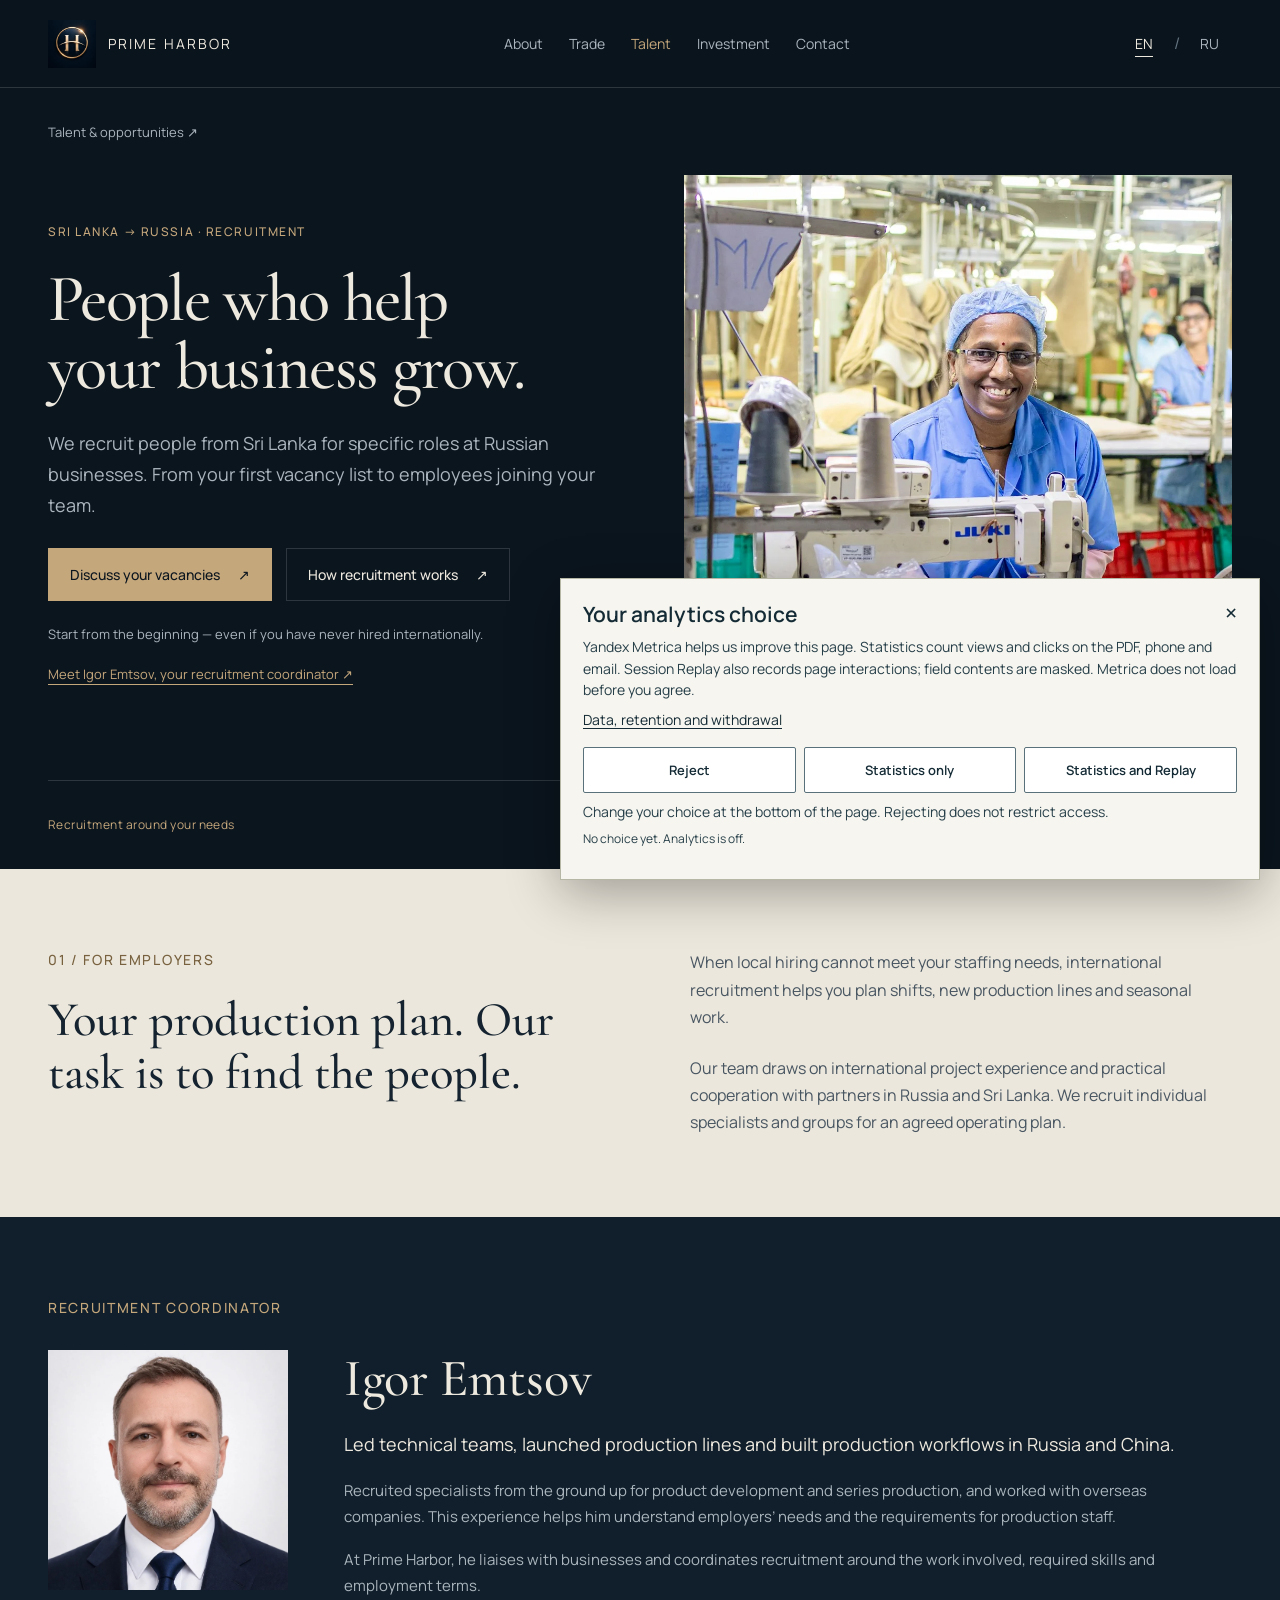
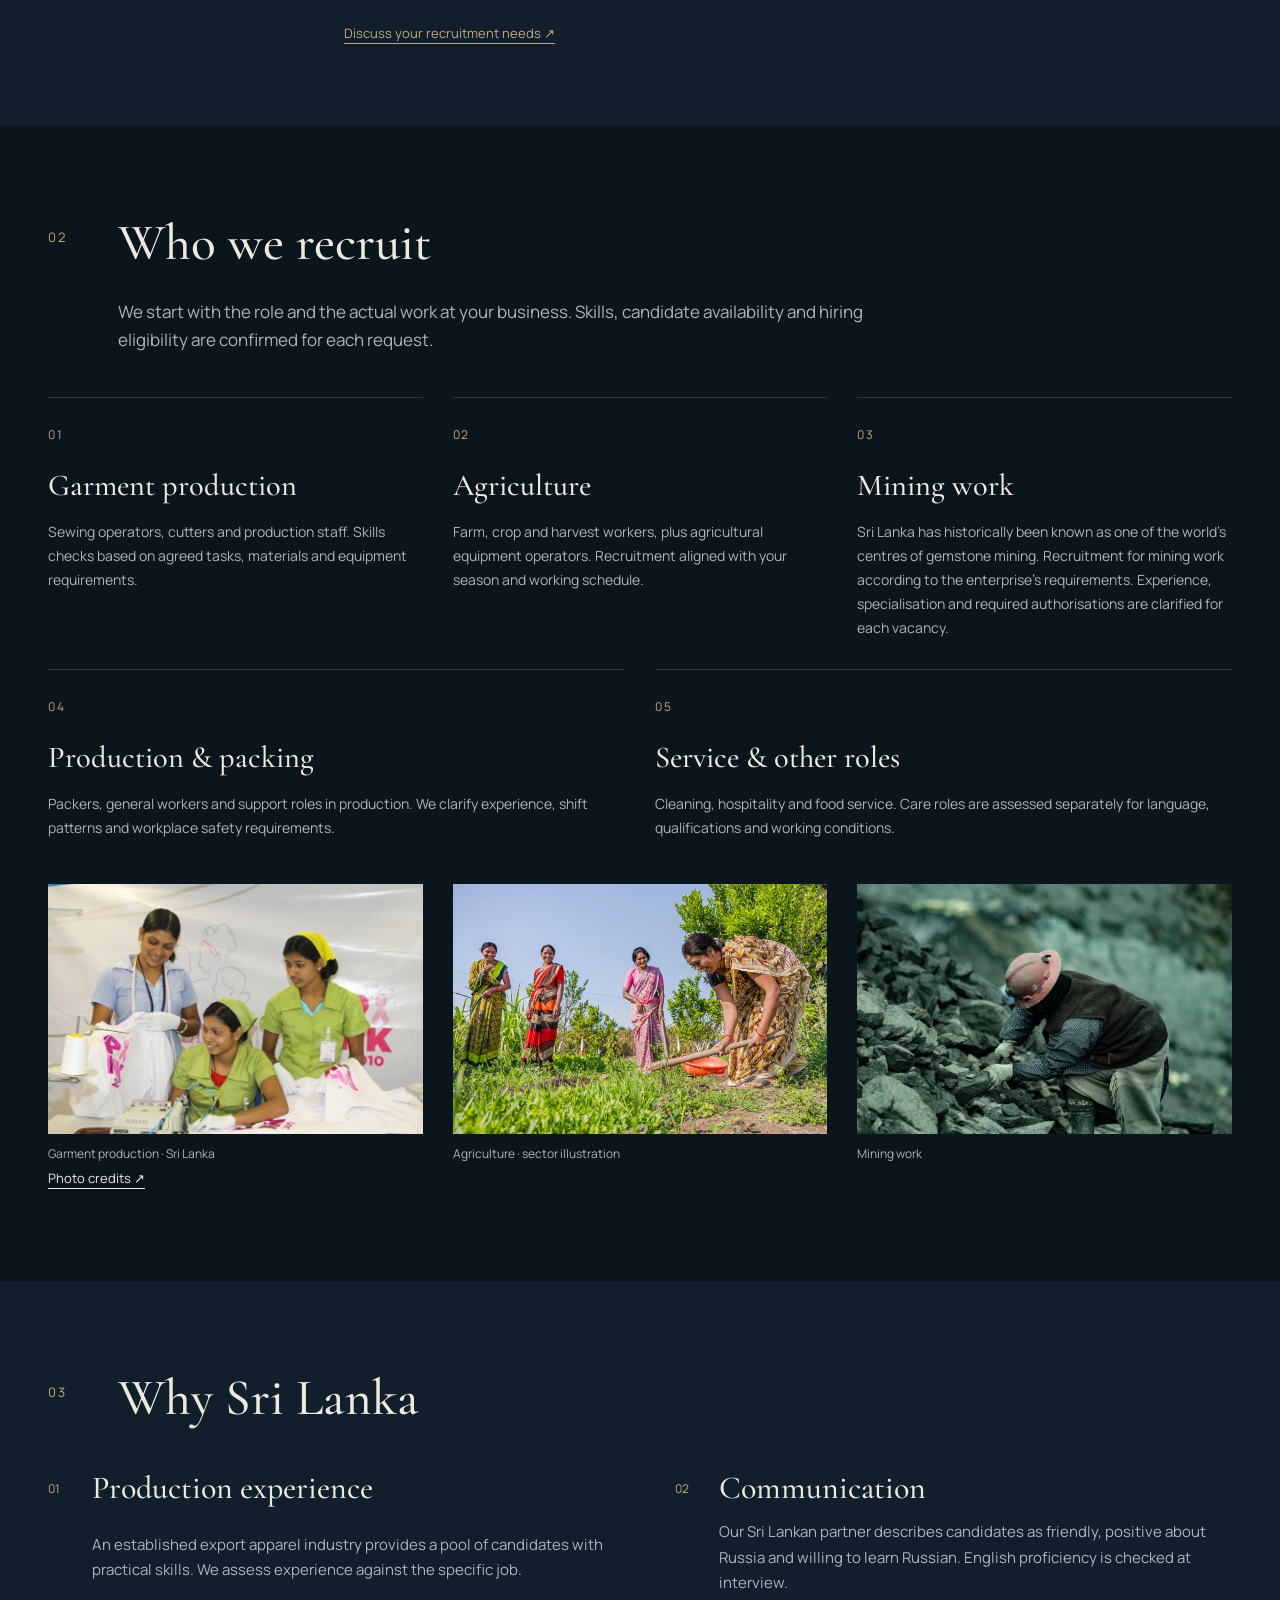
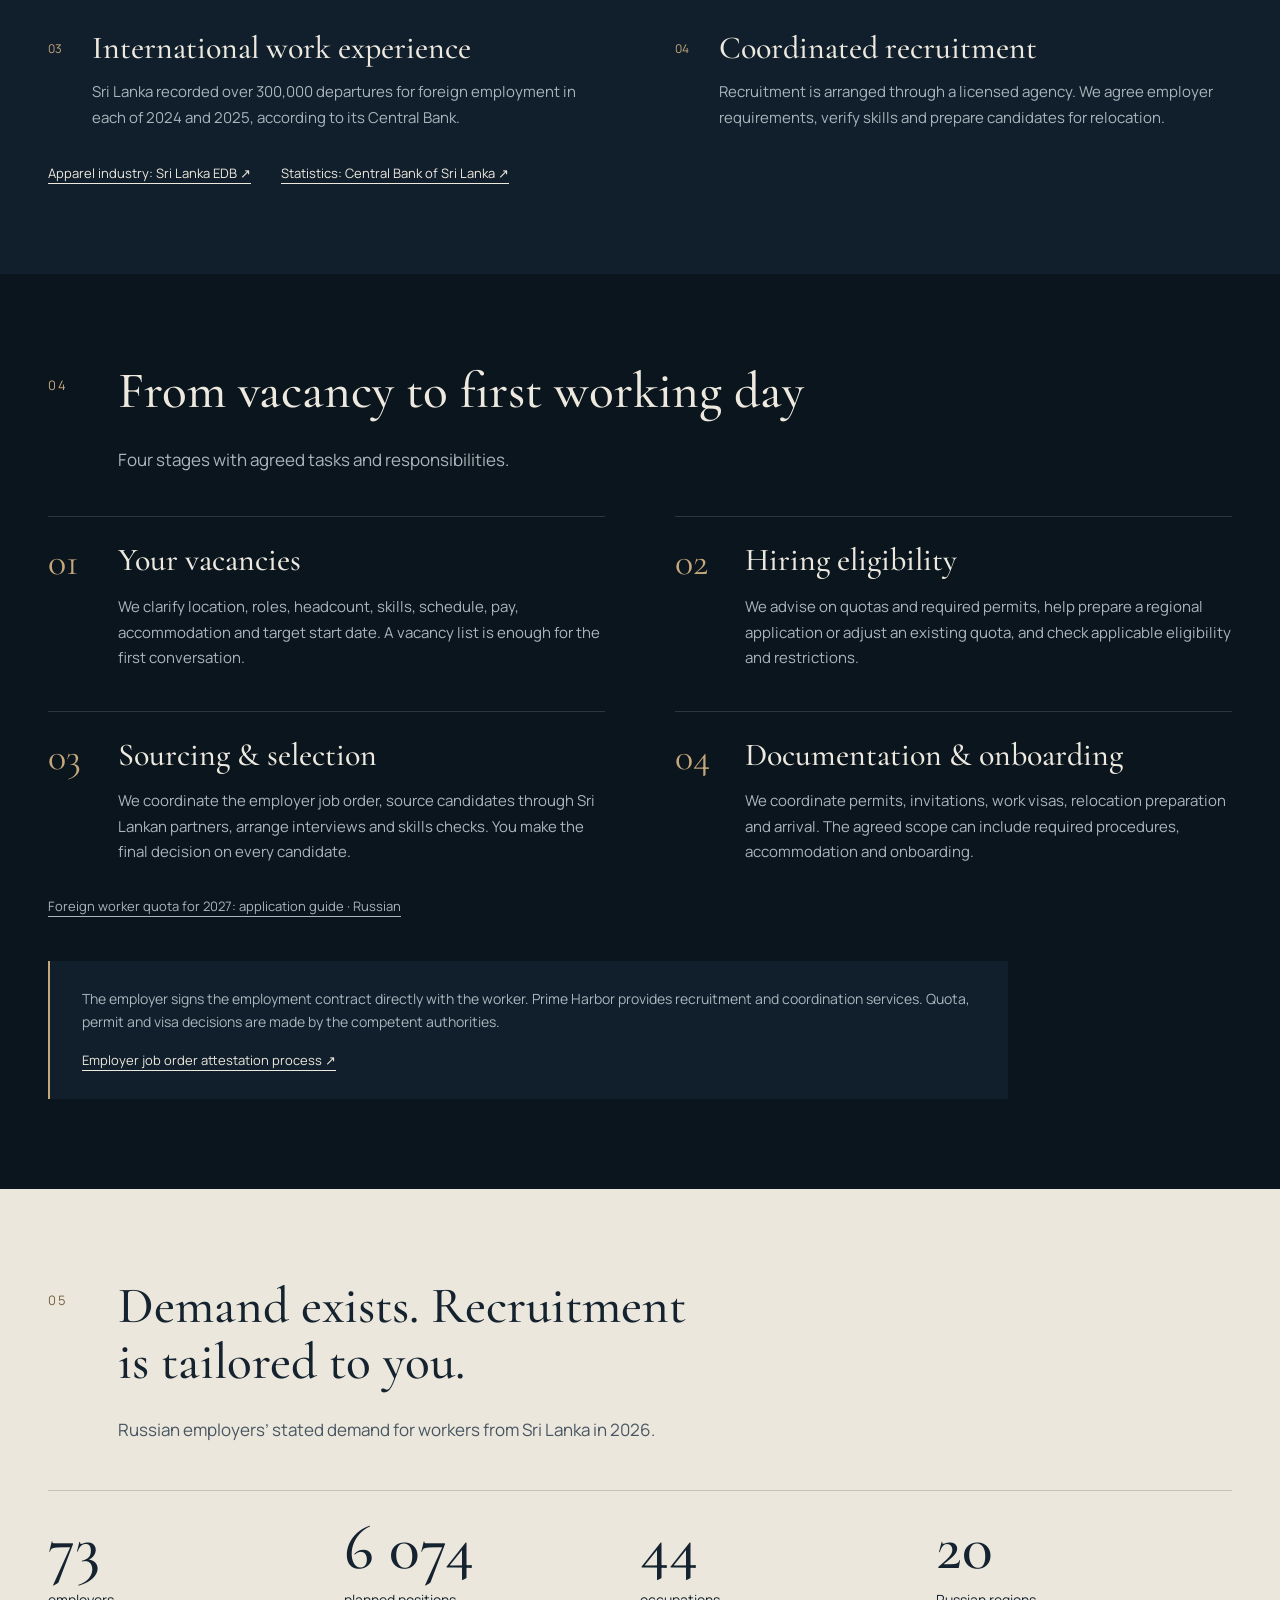
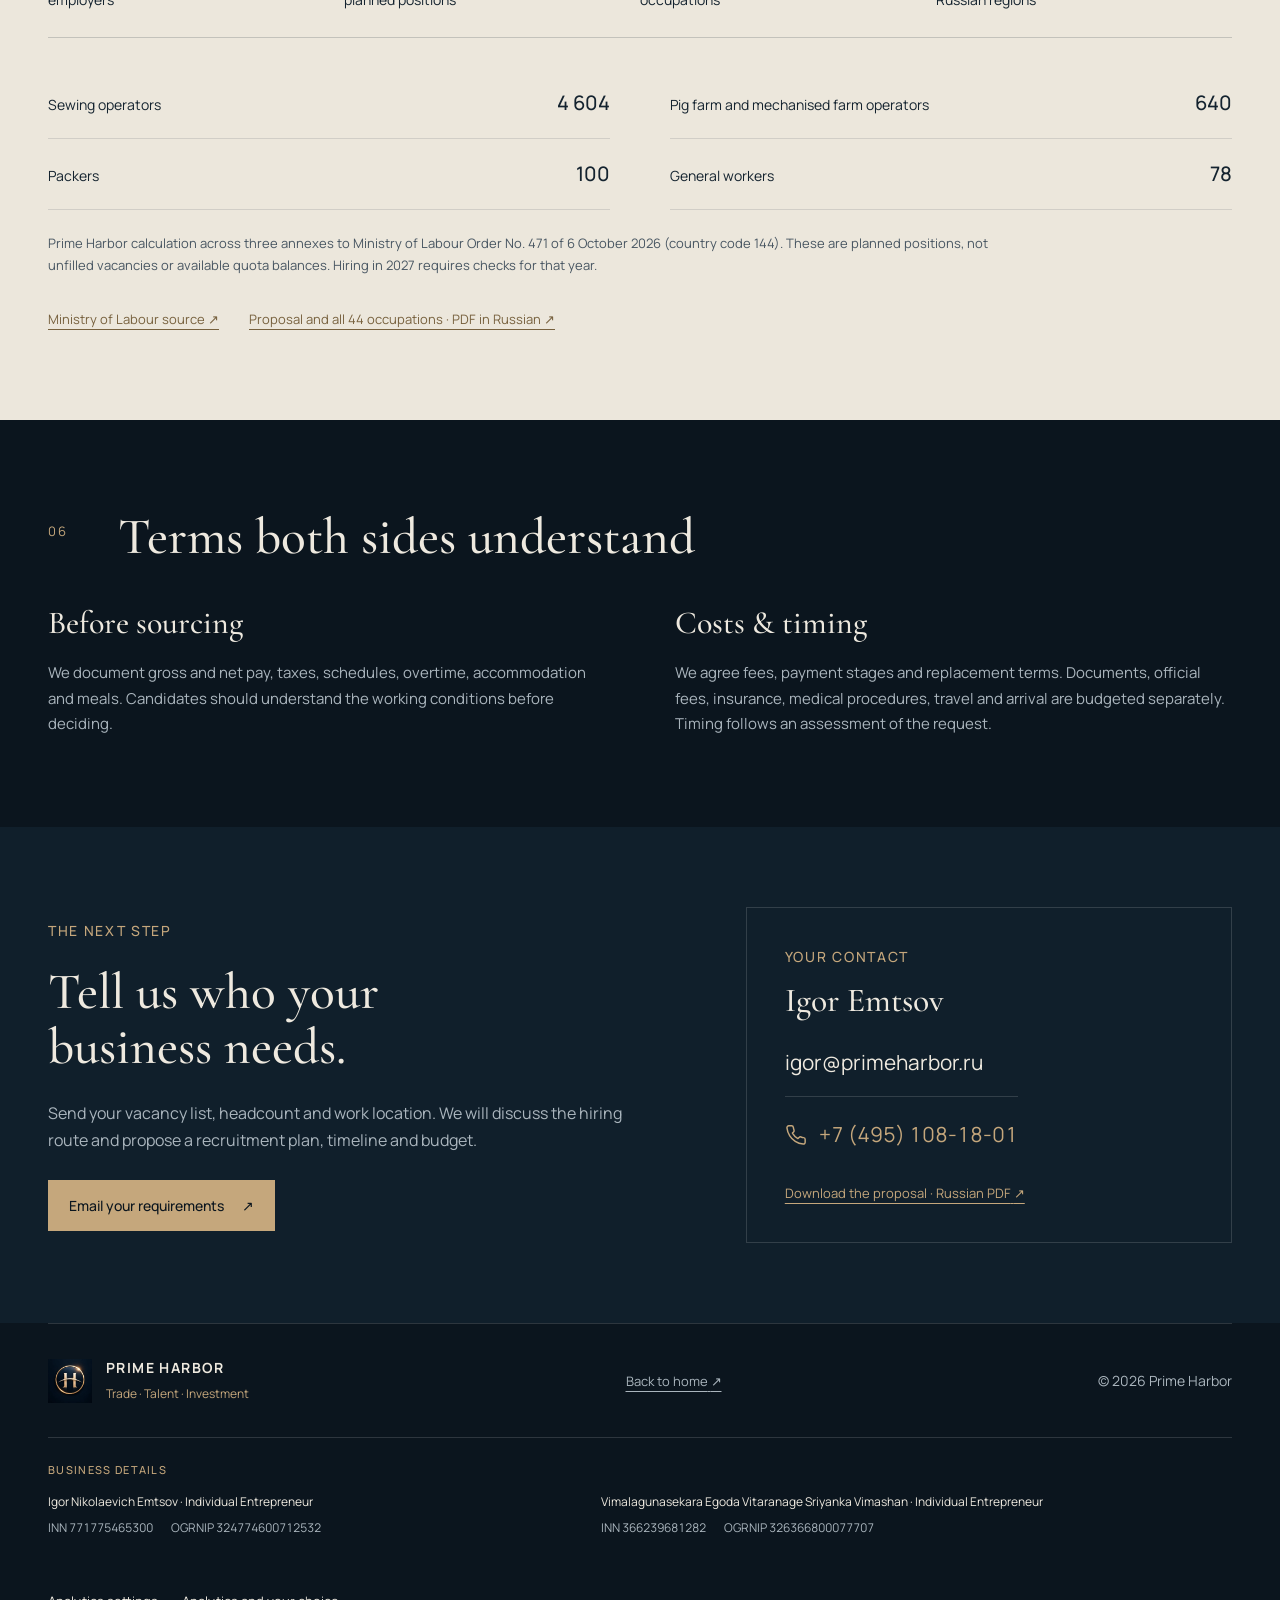
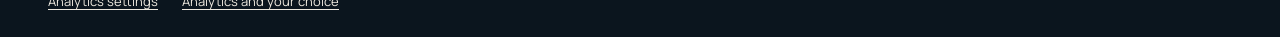
<file: talent.html>
<!doctype html>
<html lang="ru"><head><meta charset="utf-8"><meta name="viewport" content="width=device-width, initial-scale=1">
<meta name="referrer" content="no-referrer">
<meta name="theme-color" content="#0b151e"><meta name="robots" content="noindex, nofollow">
<title>Подбор работников из Шри-Ланки — Prime Harbor</title>
<meta name="description" content="Подбор работников из Шри-Ланки для российских предприятий: от списка вакансий и консультации по квоте до отбора кандидатов и выхода на работу.">
<link rel="canonical" href="https://iemtsov-cyber.github.io/primeharbor-site/talent.html">
<meta property="og:url" content="https://iemtsov-cyber.github.io/primeharbor-site/talent.html">
<meta property="og:type" content="website"><meta property="og:title" content="Кадры для вашего предприятия — Prime Harbor">
<meta property="og:description" content="Международный подбор кадров. Шри-Ланка → Россия.">
<meta property="og:image" content="https://iemtsov-cyber.github.io/primeharbor-site/assets/photos/textile-worker.webp">
<link rel="icon" href="assets/favicon.png"><link rel="preconnect" href="https://fonts.googleapis.com">
<link rel="preconnect" href="https://fonts.gstatic.com" crossorigin>
<link href="https://fonts.googleapis.com/css2?family=Cormorant+Garamond:wght@500;600&amp;family=Manrope:wght@300;400;500;600&amp;display=swap" rel="stylesheet">
<link rel="stylesheet" href="styles.css?v=8a5558b03a71"><link rel="stylesheet" href="talent.css?v=20261009-1">
<link rel="stylesheet" href="talent-coordinator.css?v=20261016-igor-1">
<link rel="stylesheet" href="talent-sectors.css?v=20261016-2"><link rel="stylesheet" href="analytics-consent.css?v=20261017-1"></head><body class="recruit-page">
<a href="#main" class="skip-link"><span data-ru="Перейти к содержимому" data-en="Skip to content" >Перейти к содержимому</span> <span aria-hidden="true">↗</span></a>
  <header class="site-header" id="top">
    <a class="brand-mark" href="index.html#top" aria-label="Prime Harbor home" data-aria="aria.home">
      <img src="assets/harbor-gate-emblem.webp" width="320" height="320" alt="" />
      <span>PRIME HARBOR</span>
    </a>

    <nav class="desktop-nav" aria-label="Primary navigation" data-aria="aria.nav">
      <a href="index.html#about" data-ru="О нас" data-en="About">About</a>
      <a href="index.html#trade" data-ru="Торговля" data-en="Trade">Trade</a>
      <a href="talent.html" aria-current="page" data-ru="Кадры" data-en="Talent">Talent</a>
      <a href="index.html#investment" data-ru="Инвестиции" data-en="Investment">Investment</a>
      <a href="#enquiry" data-ru="Контакты" data-en="Contact">Contact</a>
    </nav>

    <div class="header-actions">
      <div class="language-switch" role="group" aria-label="Language" data-aria="aria.language">
        <button type="button" class="lang-btn active" data-lang="en">EN</button>
        <span>/</span>
        <button type="button" class="lang-btn" data-lang="ru">RU</button>
      </div>
      <button class="menu-toggle" type="button" aria-label="Open menu" aria-expanded="false" aria-controls="mobile-navigation">
        <span></span><span></span>
      </button>
    </div>
  </header>

  <nav class="mobile-menu" id="mobile-navigation" hidden aria-label="Primary navigation" data-aria="aria.nav">
    <a href="index.html#about" data-ru="О нас" data-en="About">About</a>
    <a href="index.html#trade" data-ru="Торговля" data-en="Trade">Trade</a>
    <a href="talent.html" aria-current="page" data-ru="Кадры" data-en="Talent">Talent</a>
      <a href="index.html#investment" data-ru="Инвестиции" data-en="Investment">Investment</a>
    <a href="#enquiry" data-ru="Контакты" data-en="Contact">Contact</a>
  </nav>


<main id="main">
<section class="recruit-hero section-shell">
<a href="index.html#talent" class="recruit-back"><span data-ru="Таланты и возможности" data-en="Talent &amp; opportunities" >Таланты и возможности</span> <span aria-hidden="true">↗</span></a>
<div class="recruit-hero-grid"><div class="recruit-intro">
<p data-ru="Шри-Ланка → Россия · Подбор персонала" data-en="Sri Lanka → Russia · Recruitment" class="eyebrow">Шри-Ланка → Россия · Подбор персонала</p>
<h1 data-ru="Люди, с которыми ваше дело растёт." data-en="People who help your business grow." >Люди, с которыми ваше дело растёт.</h1>
<p data-ru="Подбираем работников из Шри-Ланки под конкретные вакансии российских предприятий. От первого списка профессий до выхода сотрудников на работу." data-en="We recruit people from Sri Lanka for specific roles at Russian businesses. From your first vacancy list to employees joining your team." class="recruit-lead">Подбираем работников из Шри-Ланки под конкретные вакансии российских предприятий. От первого списка профессий до выхода сотрудников на работу.</p>
<div class="recruit-actions">
<a href="#enquiry" class="btn btn-primary"><span data-ru="Обсудить вакансии" data-en="Discuss your vacancies" >Обсудить вакансии</span> <span aria-hidden="true">↗</span></a>
<a href="#process" class="btn btn-secondary"><span data-ru="Как проходит подбор" data-en="How recruitment works" >Как проходит подбор</span> <span aria-hidden="true">↗</span></a>
</div>
<p data-ru="Начинаем с нуля — даже если вы ещё не нанимали иностранных работников." data-en="Start from the beginning — even if you have never hired internationally." class="recruit-note">Начинаем с нуля — даже если вы ещё не нанимали иностранных работников.</p>
<a href="#coordinator" class="text-link talent-coordinator-jump"><span data-ru="Знакомьтесь: Игорь Емцов, координатор по подбору персонала" data-en="Meet Igor Emtsov, your recruitment coordinator">Знакомьтесь: Игорь Емцов, координатор по подбору персонала</span> <span aria-hidden="true">↗</span></a>
</div><figure class="recruit-hero-photo"><img src="assets/photos/textile-worker.webp" width="1600" height="1067" fetchpriority="high" alt="Улыбающаяся работница за швейной машиной" data-alt-ru="Улыбающаяся работница за швейной машиной" data-alt-en="A smiling textile worker at a sewing machine">
<figcaption data-ru="Профессиональные навыки. Человеческий подход." data-en="Practical skills. A human approach." >Профессиональные навыки. Человеческий подход.</figcaption>
</figure></div><div class="recruit-strip">
<span data-ru="Подбор под вашу задачу" data-en="Recruitment around your needs" >Подбор под вашу задачу</span>
<span data-ru="Партнёры в России и Шри-Ланке" data-en="Partners in Russia and Sri Lanka" >Партнёры в России и Шри-Ланке</span>
<span data-ru="Понятные этапы и условия" data-en="Clear stages and terms" >Понятные этапы и условия</span>
</div></section>
<section class="recruit-light"><div class="section-shell recruit-split">
<div>
<p data-ru="01 / Для работодателей" data-en="01 / For employers" class="eyebrow">01 / Для работодателей</p>
<h2 data-ru="Ваш план производства. Наша задача — найти людей." data-en="Your production plan. Our task is to find the people." >Ваш план производства. Наша задача — найти людей.</h2>
</div><div>
<p data-ru="Когда местный рынок труда не даёт нужного количества сотрудников, международный подбор помогает планировать смены, новые участки и сезонные работы." data-en="When local hiring cannot meet your staffing needs, international recruitment helps you plan shifts, new production lines and seasonal work." >Когда местный рынок труда не даёт нужного количества сотрудников, международный подбор помогает планировать смены, новые участки и сезонные работы.</p>
<p data-ru="Мы опираемся на опыт команды в международных проектах и практическую работу с партнёрами в России и Шри-Ланке. Организуем подбор отдельных специалистов и групп под согласованный производственный план." data-en="Our team draws on international project experience and practical cooperation with partners in Russia and Sri Lanka. We recruit individual specialists and groups for an agreed operating plan." >Мы опираемся на опыт команды в международных проектах и практическую работу с партнёрами в России и Шри-Ланке. Организуем подбор отдельных специалистов и групп под согласованный производственный план.</p>
</div></div></section>
<!-- igor-coordinator:start -->
<section class="talent-coordinator" id="coordinator" aria-labelledby="coordinator-heading"><div class="section-shell">
<p class="eyebrow" data-ru="Координатор по подбору персонала" data-en="Recruitment coordinator">Координатор по подбору персонала</p>
<div class="talent-coordinator-profile">
<figure class="talent-coordinator-portrait"><img src="assets/photos/igor/portrait.png" width="1254" height="1254" loading="lazy" decoding="async" alt="Игорь Емцов — координатор по подбору персонала Prime Harbor" data-alt-ru="Игорь Емцов — координатор по подбору персонала Prime Harbor" data-alt-en="Igor Emtsov — Prime Harbor recruitment coordinator"></figure>
<div class="talent-coordinator-copy">
<h2 id="coordinator-heading" data-ru="Игорь Емцов" data-en="Igor Emtsov">Игорь Емцов</h2>
<p class="talent-coordinator-lead" data-ru="Руководил техническими командами, запускал производственные линии и выстраивал технологические цепочки в России и Китае." data-en="Led technical teams, launched production lines and built production workflows in Russia and China.">Руководил техническими командами, запускал производственные линии и выстраивал технологические цепочки в России и Китае.</p>
<p data-ru="С нуля подбирал специалистов для разработки и серийного производства, работал с зарубежными предприятиями. Этот опыт помогает понимать задачи работодателя и требования к людям на производстве." data-en="Recruited specialists from the ground up for product development and series production, and worked with overseas companies. This experience helps him understand employers’ needs and the requirements for production staff.">С нуля подбирал специалистов для разработки и серийного производства, работал с зарубежными предприятиями. Этот опыт помогает понимать задачи работодателя и требования к людям на производстве.</p>
<p data-ru="В Prime Harbor отвечает за взаимодействие с предприятиями и координацию подбора персонала с учётом специфики работы, необходимых навыков и условий найма." data-en="At Prime Harbor, he liaises with businesses and coordinates recruitment around the work involved, required skills and employment terms.">В Prime Harbor отвечает за взаимодействие с предприятиями и координацию подбора персонала с учётом специфики работы, необходимых навыков и условий найма.</p>
<a href="#enquiry" class="text-link"><span data-ru="Обсудить подбор персонала" data-en="Discuss your recruitment needs">Обсудить подбор персонала</span> <span aria-hidden="true">↗</span></a>
</div></div></div></section>
<!-- igor-coordinator:end -->
<section class="section-shell recruit-section" id="sectors">
<div class="recruit-heading"><span class="section-number">02</span><h2 data-ru="Кого подбираем" data-en="Who we recruit" >Кого подбираем</h2></div>
<p data-ru="Начинаем с профессии и реальных задач на вашем предприятии. Квалификацию, наличие кандидатов и возможность оформления подтверждаем по каждой заявке." data-en="We start with the role and the actual work at your business. Skills, candidate availability and hiring eligibility are confirmed for each request." class="recruit-section-lead">Начинаем с профессии и реальных задач на вашем предприятии. Квалификацию, наличие кандидатов и возможность оформления подтверждаем по каждой заявке.</p>
<div class="recruit-sector-grid recruit-sector-grid--five">
<article><span class="section-number">01</span>
<h3 data-ru="Швейное производство" data-en="Garment production" >Швейное производство</h3>
<p data-ru="Швеи, раскройщики и специалисты производственных операций. Проверка навыков на ваших материалах и типах оборудования — по согласованному заданию." data-en="Sewing operators, cutters and production staff. Skills checks based on agreed tasks, materials and equipment requirements." >Швеи, раскройщики и специалисты производственных операций. Проверка навыков на ваших материалах и типах оборудования — по согласованному заданию.</p>
</article>
<article><span class="section-number">02</span>
<h3 data-ru="Сельское хозяйство" data-en="Agriculture" >Сельское хозяйство</h3>
<p data-ru="Работники ферм, растениеводства и сбора урожая, операторы сельскохозяйственного оборудования. Подбор под сезон и график предприятия." data-en="Farm, crop and harvest workers, plus agricultural equipment operators. Recruitment aligned with your season and working schedule." >Работники ферм, растениеводства и сбора урожая, операторы сельскохозяйственного оборудования. Подбор под сезон и график предприятия.</p>
</article>
<article class="recruit-sector-mining"><span class="section-number">03</span>
<h3 data-ru="Горные работы" data-en="Mining work">Горные работы</h3>
<p data-ru="Шри-Ланка исторически известна как один из мировых центров добычи драгоценных камней. Подбор работников для горных работ по требованиям предприятия. Опыт, специализация и необходимые допуски уточняются по каждой вакансии." data-en="Sri Lanka has historically been known as one of the world’s centres of gemstone mining. Recruitment for mining work according to the enterprise’s requirements. Experience, specialisation and required authorisations are clarified for each vacancy.">Шри-Ланка исторически известна как один из мировых центров добычи драгоценных камней. Подбор работников для горных работ по требованиям предприятия. Опыт, специализация и необходимые допуски уточняются по каждой вакансии.</p>
</article>
<article><span class="section-number">04</span>
<h3 data-ru="Производство и упаковка" data-en="Production &amp; packing" >Производство и упаковка</h3>
<p data-ru="Упаковщики, подсобные рабочие и сотрудники вспомогательных производственных операций. Уточняем требования к опыту, сменности и безопасности." data-en="Packers, general workers and support roles in production. We clarify experience, shift patterns and workplace safety requirements." >Упаковщики, подсобные рабочие и сотрудники вспомогательных производственных операций. Уточняем требования к опыту, сменности и безопасности.</p>
</article>
<article><span class="section-number">05</span>
<h3 data-ru="Сервис и другие специальности" data-en="Service &amp; other roles" >Сервис и другие специальности</h3>
<p data-ru="Уборка, гостиничный и ресторанный сервис. Специалистов по уходу рассматриваем отдельно, с проверкой языка, квалификации и условий работы." data-en="Cleaning, hospitality and food service. Care roles are assessed separately for language, qualifications and working conditions." >Уборка, гостиничный и ресторанный сервис. Специалистов по уходу рассматриваем отдельно, с проверкой языка, квалификации и условий работы.</p>
</article>
</div><div class="recruit-photo-pair recruit-sector-photos"><figure><img src="assets/photos/garment-workers.webp" width="1200" height="800" loading="lazy" alt="Швейное производство в Шри-Ланке" data-alt-ru="Швейное производство в Шри-Ланке" data-alt-en="Garment production in Sri Lanka">
<figcaption data-ru="Швейное производство · Шри-Ланка" data-en="Garment production · Sri Lanka" >Швейное производство · Шри-Ланка</figcaption>
</figure><figure><img src="assets/photos/farm-team.webp" width="1400" height="933" loading="lazy" alt="Улыбающиеся работницы сельского хозяйства в Индии" data-alt-ru="Улыбающиеся работницы сельского хозяйства в Индии" data-alt-en="Smiling agricultural workers in India">
<figcaption data-ru="Сельское хозяйство · иллюстрация направления" data-en="Agriculture · sector illustration" >Сельское хозяйство · иллюстрация направления</figcaption>
</figure><figure class="mining-sector-photo"><img src="assets/photos/mining-worker.webp" width="1200" height="800" loading="lazy" alt="Шахтёр в защитной каске за работой" data-alt-ru="Шахтёр в защитной каске за работой" data-alt-en="A miner at work wearing a hard hat">
<figcaption><span data-ru="Горные работы" data-en="Mining work">Горные работы</span></figcaption>
</figure></div>
<a href="photography.html" class="text-link"><span data-ru="Источники фотографий" data-en="Photo credits" >Источники фотографий</span> <span aria-hidden="true">↗</span></a>
</section>
<section class="recruit-panel"><div class="section-shell recruit-section">
<div class="recruit-heading"><span class="section-number">03</span><h2 data-ru="Почему Шри-Ланка" data-en="Why Sri Lanka" >Почему Шри-Ланка</h2></div>
<div class="recruit-reasons">
<article><span>01</span>
<h3 data-ru="Производственный опыт" data-en="Production experience" >Производственный опыт</h3>
<p data-ru="Развитая экспортная швейная отрасль даёт базу кандидатов с практическими навыками. Оцениваем опыт под конкретное рабочее место." data-en="An established export apparel industry provides a pool of candidates with practical skills. We assess experience against the specific job." >Развитая экспортная швейная отрасль даёт базу кандидатов с практическими навыками. Оцениваем опыт под конкретное рабочее место.</p>
</article>
<article><span>02</span>
<h3 data-ru="Готовность к общению" data-en="Communication" >Готовность к общению</h3>
<p data-ru="По опыту нашего партнёра на Шри-Ланке, кандидаты дружелюбны, доброжелательно относятся к России и готовы учить русский. Знание английского проверяем на собеседовании." data-en="Our Sri Lankan partner describes candidates as friendly, positive about Russia and willing to learn Russian. English proficiency is checked at interview." >По опыту нашего партнёра на Шри-Ланке, кандидаты дружелюбны, доброжелательно относятся к России и готовы учить русский. Знание английского проверяем на собеседовании.</p>
</article>
<article><span>03</span>
<h3 data-ru="Опыт работы за рубежом" data-en="International work experience" >Опыт работы за рубежом</h3>
<p data-ru="В 2024 и 2025 годах число выездов из Шри-Ланки на работу за рубеж превышало 300 тысяч в год, по данным Центрального банка страны." data-en="Sri Lanka recorded over 300,000 departures for foreign employment in each of 2024 and 2025, according to its Central Bank." >В 2024 и 2025 годах число выездов из Шри-Ланки на работу за рубеж превышало 300 тысяч в год, по данным Центрального банка страны.</p>
</article>
<article><span>04</span>
<h3 data-ru="Организованный подбор" data-en="Coordinated recruitment" >Организованный подбор</h3>
<p data-ru="Набор организуем через лицензированное агентство. Согласуем требования с работодателем, проверяем навыки и готовим кандидатов к переезду." data-en="Recruitment is arranged through a licensed agency. We agree employer requirements, verify skills and prepare candidates for relocation." >Набор организуем через лицензированное агентство. Согласуем требования с работодателем, проверяем навыки и готовим кандидатов к переезду.</p>
</article>
</div><div class="recruit-source-links">
<a href="https://www.srilankabusiness.com/apparel/about/industry-capability.html" class="text-link"><span data-ru="Швейная отрасль: Sri Lanka EDB" data-en="Apparel industry: Sri Lanka EDB" >Швейная отрасль: Sri Lanka EDB</span> <span aria-hidden="true">↗</span></a>
<a href="https://www.cbsl.gov.lk/sites/default/files/cbslweb_documents/statistics/sheets/ess_2026_table3.29_e.xlsx" class="text-link"><span data-ru="Статистика: Центральный банк Шри-Ланки" data-en="Statistics: Central Bank of Sri Lanka" >Статистика: Центральный банк Шри-Ланки</span> <span aria-hidden="true">↗</span></a>
</div></div></section>
<section class="section-shell recruit-section" id="process">
<div class="recruit-heading"><span class="section-number">04</span><h2 data-ru="От вакансии — к выходу на работу" data-en="From vacancy to first working day" >От вакансии — к выходу на работу</h2></div>
<p data-ru="Четыре этапа с согласованными задачами и ответственностью сторон." data-en="Four stages with agreed tasks and responsibilities." class="recruit-section-lead">Четыре этапа с согласованными задачами и ответственностью сторон.</p>
<ol class="recruit-process">
<li><span class="recruit-step-no">01</span><div>
<h3 data-ru="Ваши вакансии" data-en="Your vacancies" >Ваши вакансии</h3>
<p data-ru="Уточняем регион, профессии, численность, навыки, график, зарплату, проживание и желаемую дату выхода. Для первого разговора достаточно списка вакансий." data-en="We clarify location, roles, headcount, skills, schedule, pay, accommodation and target start date. A vacancy list is enough for the first conversation." >Уточняем регион, профессии, численность, навыки, график, зарплату, проживание и желаемую дату выхода. Для первого разговора достаточно списка вакансий.</p>
</div></li>
<li><span class="recruit-step-no">02</span><div>
<h3 data-ru="Возможность найма" data-en="Hiring eligibility" >Возможность найма</h3>
<p data-ru="Консультируем по квоте и необходимым разрешениям. Помогаем подготовить региональную заявку или скорректировать действующую квоту. Проверяем законные основания и ограничения." data-en="We advise on quotas and required permits, help prepare a regional application or adjust an existing quota, and check applicable eligibility and restrictions." >Консультируем по квоте и необходимым разрешениям. Помогаем подготовить региональную заявку или скорректировать действующую квоту. Проверяем законные основания и ограничения.</p>
</div></li>
<li><span class="recruit-step-no">03</span><div>
<h3 data-ru="Поиск и отбор" data-en="Sourcing &amp; selection" >Поиск и отбор</h3>
<p data-ru="Согласуем заказ работодателя, организуем поиск через партнёров на Шри-Ланке, собеседования и проверку навыков. Окончательное решение по каждому кандидату принимаете вы." data-en="We coordinate the employer job order, source candidates through Sri Lankan partners, arrange interviews and skills checks. You make the final decision on every candidate." >Согласуем заказ работодателя, организуем поиск через партнёров на Шри-Ланке, собеседования и проверку навыков. Окончательное решение по каждому кандидату принимаете вы.</p>
</div></li>
<li><span class="recruit-step-no">04</span><div>
<h3 data-ru="Оформление и адаптация" data-en="Documentation &amp; onboarding" >Оформление и адаптация</h3>
<p data-ru="Координируем разрешения, приглашения и рабочие визы, подготовку к переезду и прибытие. Сопровождаем обязательные процедуры, размещение и адаптацию в согласованном объёме." data-en="We coordinate permits, invitations, work visas, relocation preparation and arrival. The agreed scope can include required procedures, accommodation and onboarding." >Координируем разрешения, приглашения и рабочие визы, подготовку к переезду и прибытие. Сопровождаем обязательные процедуры, размещение и адаптацию в согласованном объёме.</p>
</div></li>
</ol>
<p class="recruit-note"><a class="text-link" href="kvota-na-inostrannyh-rabotnikov-2027.html" data-ru="Квота на иностранных работников в 2027 году: как подготовить заявку" data-en="Foreign worker quota for 2027: application guide · Russian">Квота на иностранных работников в 2027 году: как подготовить заявку</a></p>
<aside class="recruit-callout">
<p data-ru="Работодатель заключает трудовой договор непосредственно с работником. Prime Harbor оказывает услуги по подбору и сопровождению. Решения о квотах, разрешениях и визах принимают уполномоченные органы." data-en="The employer signs the employment contract directly with the worker. Prime Harbor provides recruitment and coordination services. Quota, permit and visa decisions are made by the competent authorities." >Работодатель заключает трудовой договор непосредственно с работником. Prime Harbor оказывает услуги по подбору и сопровождению. Решения о квотах, разрешениях и визах принимают уполномоченные органы.</p>
<a href="https://srilankaembassy.ru/en/consular-section/for-russian-citizens/attestation-of-job-orders" class="text-link"><span data-ru="Порядок согласования заказа работодателя" data-en="Employer job order attestation process" >Порядок согласования заказа работодателя</span> <span aria-hidden="true">↗</span></a>
</aside></section>
<section class="recruit-light"><div class="section-shell recruit-section">
<div class="recruit-heading"><span class="section-number">05</span><h2 data-ru="Спрос уже есть. Подбор — под вашу задачу." data-en="Demand exists. Recruitment is tailored to you." >Спрос уже есть. Подбор — под вашу задачу.</h2></div>
<p data-ru="Заявленная потребность российских работодателей в работниках из Шри-Ланки на 2026 год." data-en="Russian employers’ stated demand for workers from Sri Lanka in 2026." class="recruit-section-lead">Заявленная потребность российских работодателей в работниках из Шри-Ланки на 2026 год.</p>
<div class="recruit-stats">
<div><strong>73</strong>
<span data-ru="работодателя" data-en="employers" >работодателя</span>
</div>
<div><strong>6 074</strong>
<span data-ru="рабочих места" data-en="planned positions" >рабочих места</span>
</div>
<div><strong>44</strong>
<span data-ru="профессии" data-en="occupations" >профессии</span>
</div>
<div><strong>20</strong>
<span data-ru="регионов России" data-en="Russian regions" >регионов России</span>
</div>
</div><div class="recruit-demand">
<div>
<span data-ru="Швеи" data-en="Sewing operators" >Швеи</span>
<strong>4 604</strong></div>
<div>
<span data-ru="Операторы свиноводческих комплексов и механизированных ферм" data-en="Pig farm and mechanised farm operators" >Операторы свиноводческих комплексов и механизированных ферм</span>
<strong>640</strong></div>
<div>
<span data-ru="Упаковщики" data-en="Packers" >Упаковщики</span>
<strong>100</strong></div>
<div>
<span data-ru="Подсобные рабочие" data-en="General workers" >Подсобные рабочие</span>
<strong>78</strong></div>
</div>
<p data-ru="Расчёт Prime Harbor по трём приложениям к приказу Минтруда № 471 от 6 октября 2026 года (код страны 144). Это планируемое привлечение, а не список незакрытых вакансий и не свободный остаток квот. Для найма в 2027 году проверяем основания и квоты на 2027 год." data-en="Prime Harbor calculation across three annexes to Ministry of Labour Order No. 471 of 6 October 2026 (country code 144). These are planned positions, not unfilled vacancies or available quota balances. Hiring in 2027 requires checks for that year." class="recruit-note">Расчёт Prime Harbor по трём приложениям к приказу Минтруда № 471 от 6 октября 2026 года (код страны 144). Это планируемое привлечение, а не список незакрытых вакансий и не свободный остаток квот. Для найма в 2027 году проверяем основания и квоты на 2027 год.</p>
<div class="recruit-source-links">
<a href="https://mintrud.gov.ru/docs/mintrud/orders/3233" class="text-link"><span data-ru="Перечень Минтруда" data-en="Ministry of Labour source" >Перечень Минтруда</span> <span aria-hidden="true">↗</span></a>
<a href="assets/docs/Prime_Harbor_Recruitment_Sri_Lanka_2026.pdf" class="text-link"><span data-ru="Предложение и все 44 профессии · PDF" data-en="Proposal and all 44 occupations · PDF in Russian" >Предложение и все 44 профессии · PDF</span> <span aria-hidden="true">↗</span></a>
</div></div></section>
<section class="section-shell recruit-section" id="terms">
<div class="recruit-heading"><span class="section-number">06</span><h2 data-ru="Условия, понятные обеим сторонам" data-en="Terms both sides understand" >Условия, понятные обеим сторонам</h2></div>
<div class="recruit-terms">
<article>
<h3 data-ru="До начала поиска" data-en="Before sourcing" >До начала поиска</h3>
<p data-ru="Фиксируем зарплату до удержаний и к выплате, налоги, график, сверхурочные, проживание и питание. Кандидат должен понимать условия работы до принятия решения." data-en="We document gross and net pay, taxes, schedules, overtime, accommodation and meals. Candidates should understand the working conditions before deciding." >Фиксируем зарплату до удержаний и к выплате, налоги, график, сверхурочные, проживание и питание. Кандидат должен понимать условия работы до принятия решения.</p>
</article>
<article>
<h3 data-ru="Стоимость и сроки" data-en="Costs &amp; timing" >Стоимость и сроки</h3>
<p data-ru="Согласуем вознаграждение, этапы оплаты и условия замены. Отдельно рассчитываем документы, пошлины, страхование, медицинские процедуры, перелёт и встречу. Сроки определяем после проверки заявки." data-en="We agree fees, payment stages and replacement terms. Documents, official fees, insurance, medical procedures, travel and arrival are budgeted separately. Timing follows an assessment of the request." >Согласуем вознаграждение, этапы оплаты и условия замены. Отдельно рассчитываем документы, пошлины, страхование, медицинские процедуры, перелёт и встречу. Сроки определяем после проверки заявки.</p>
</article>
</div></section><section class="recruit-contact" id="enquiry"><div class="section-shell recruit-contact-grid"><div>
<p data-ru="Следующий шаг" data-en="The next step" class="eyebrow">Следующий шаг</p>
<h2 data-ru="Расскажите, какие люди нужны вашему предприятию." data-en="Tell us who your business needs." >Расскажите, какие люди нужны вашему предприятию.</h2>
<p data-ru="Пришлите список вакансий, численность и регион работы. Обсудим порядок найма и предложим план подбора, сроки и стоимость." data-en="Send your vacancy list, headcount and work location. We will discuss the hiring route and propose a recruitment plan, timeline and budget." >Пришлите список вакансий, численность и регион работы. Обсудим порядок найма и предложим план подбора, сроки и стоимость.</p>
<a href="mailto:igor@primeharbor.ru?subject=Prime%20Harbor%20%E2%80%94%20Recruitment" class="btn btn-primary"><span data-ru="Отправить заявку по почте" data-en="Email your requirements" >Отправить заявку по почте</span> <span aria-hidden="true">↗</span></a>
</div><div class="recruit-contact-card">
<p data-ru="Ваш контакт" data-en="Your contact" class="eyebrow">Ваш контакт</p>
<h3 data-ru="Игорь Николаевич Емцов" data-en="Igor Emtsov" >Игорь Николаевич Емцов</h3>
<a href="mailto:igor@primeharbor.ru">igor@primeharbor.ru</a><a class="contact-phone" href="tel:+74951081801" aria-label="Prime Harbor: +7 (495) 108-18-01"><svg viewBox="0 0 24 24" width="22" height="22" fill="none" stroke="currentColor" stroke-width="1.6" stroke-linecap="round" stroke-linejoin="round" aria-hidden="true" focusable="false"><path d="M22 16.92v3a2 2 0 0 1-2.18 2 19.79 19.79 0 0 1-8.63-3.07 19.5 19.5 0 0 1-6-6 19.79 19.79 0 0 1-3.07-8.67A2 2 0 0 1 4.11 2h3a2 2 0 0 1 2 1.72c.12.96.36 1.9.7 2.79a2 2 0 0 1-.45 2.11L8.09 9.89a16 16 0 0 0 6 6l1.27-1.27a2 2 0 0 1 2.11-.45c.89.34 1.83.58 2.79.7A2 2 0 0 1 22 16.92Z"/></svg><span>+7 (495) 108-18-01</span></a>
<a href="assets/docs/Prime_Harbor_Recruitment_Sri_Lanka_2026.pdf" class="text-link"><span data-ru="Скачать коммерческое предложение" data-en="Download the proposal · Russian PDF" >Скачать коммерческое предложение</span> <span aria-hidden="true">↗</span></a>
</div></div></section></main><footer class="site-footer section-shell"><div class="footer-brand"><img src="assets/harbor-gate-emblem.webp" width="44" height="44" alt=""><div><strong>PRIME HARBOR</strong><span>Trade · Talent · Investment</span></div></div>
<a href="index.html" class="text-link"><span data-ru="На главную" data-en="Back to home" >На главную</span> <span aria-hidden="true">↗</span></a>
<p>© <span id="year">2026</span> Prime Harbor</p></footer>
<!-- legal-details:start -->
<section class="legal-details section-shell ym-hide-content" aria-labelledby="legal-heading">
  <h2 id="legal-heading"><span class="legal-ru">Реквизиты</span><span class="legal-en">Business details</span></h2>
  <div class="legal-grid">
    <div><p class="legal-name"><span class="legal-ru">ИП Емцов Игорь Николаевич</span><span class="legal-en">Igor Nikolaevich Emtsov · Individual Entrepreneur</span></p><p><span class="legal-id"><span class="legal-ru">ИНН</span><span class="legal-en">INN</span> 771775465300</span><span class="legal-id"><span class="legal-ru">ОГРНИП</span><span class="legal-en">OGRNIP</span> 324774600712532</span></p></div>
    <div><p class="legal-name"><span class="legal-ru">ИП Вималагунасекара Егода Витаранаге Сриянка Вимашан</span><span class="legal-en">Vimalagunasekara Egoda Vitaranage Sriyanka Vimashan · Individual Entrepreneur</span></p><p><span class="legal-id"><span class="legal-ru">ИНН</span><span class="legal-en">INN</span> 366239681282</span><span class="legal-id"><span class="legal-ru">ОГРНИП</span><span class="legal-en">OGRNIP</span> 326366800077707</span></p></div>
  </div>
</section>
<!-- legal-details:end -->
<div class="analytics-footer section-shell">
  <button type="button" data-analytics-settings data-ru="Настройки аналитики" data-en="Analytics settings">Настройки аналитики</button>
  <a href="analytics-privacy.html" data-ru="Аналитика и ваш выбор" data-en="Analytics and your choice">Аналитика и ваш выбор</a>
</div>
<section class="analytics-banner ym-hide-content" data-analytics-banner aria-labelledby="analytics-heading" hidden>
  <button class="analytics-close" type="button" data-analytics-close aria-label="Закрыть / Close">×</button>
  <h2 id="analytics-heading" data-ru="Ваш выбор аналитики" data-en="Your analytics choice">Ваш выбор аналитики</h2>
  <p data-ru="Яндекс Метрика помогает нам улучшать эту страницу. Статистика учитывает просмотры и нажатия на PDF, телефон и email. Вебвизор дополнительно записывает действия на странице; содержимое полей скрыто. До вашего согласия Метрика не загружается." data-en="Yandex Metrica helps us improve this page. Statistics count views and clicks on the PDF, phone and email. Session Replay also records page interactions; field contents are masked. Metrica does not load before you agree.">Яндекс Метрика помогает нам улучшать эту страницу. Статистика учитывает просмотры и нажатия на PDF, телефон и email. Вебвизор дополнительно записывает действия на странице; содержимое полей скрыто. До вашего согласия Метрика не загружается.</p>
  <a href="analytics-privacy.html" data-ru="Данные, сроки и отзыв согласия" data-en="Data, retention and withdrawal">Данные, сроки и отзыв согласия</a>
  <div class="analytics-actions">
    <button type="button" data-analytics-choice="reject" data-ru="Отказаться" data-en="Reject">Отказаться</button>
    <button type="button" data-analytics-choice="statistics" data-ru="Только статистика" data-en="Statistics only">Только статистика</button>
    <button type="button" data-analytics-choice="replay" data-ru="Статистика и Вебвизор" data-en="Statistics and Replay">Статистика и Вебвизор</button>
  </div>
  <p data-ru="Изменить выбор можно внизу страницы. Отказ не ограничивает доступ к сайту." data-en="Change your choice at the bottom of the page. Rejecting does not restrict access.">Изменить выбор можно внизу страницы. Отказ не ограничивает доступ к сайту.</p>
  <p data-consent-status aria-live="polite"></p>
</section>
<script src="talent.js?v=20261009-1"></script>
<script src="analytics-consent.js?v=20261017-1"></script></body></html>
</file>
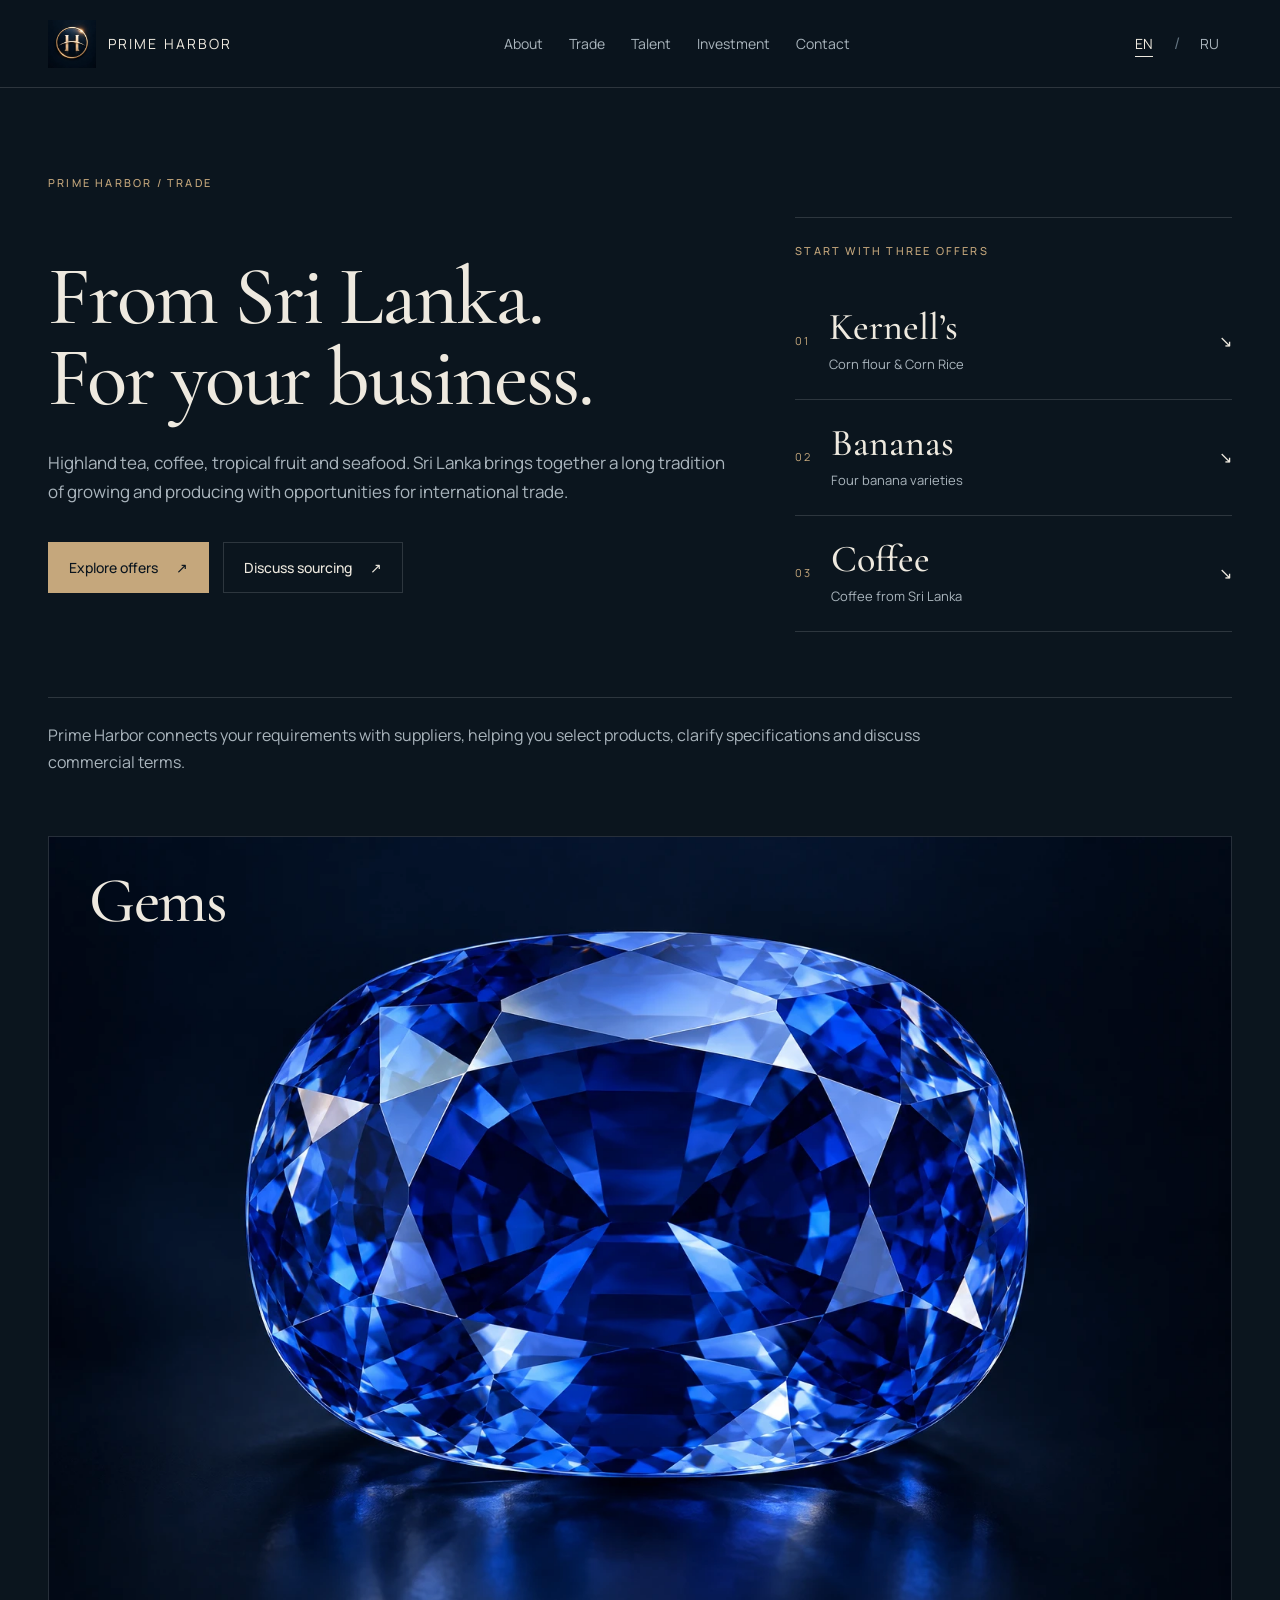
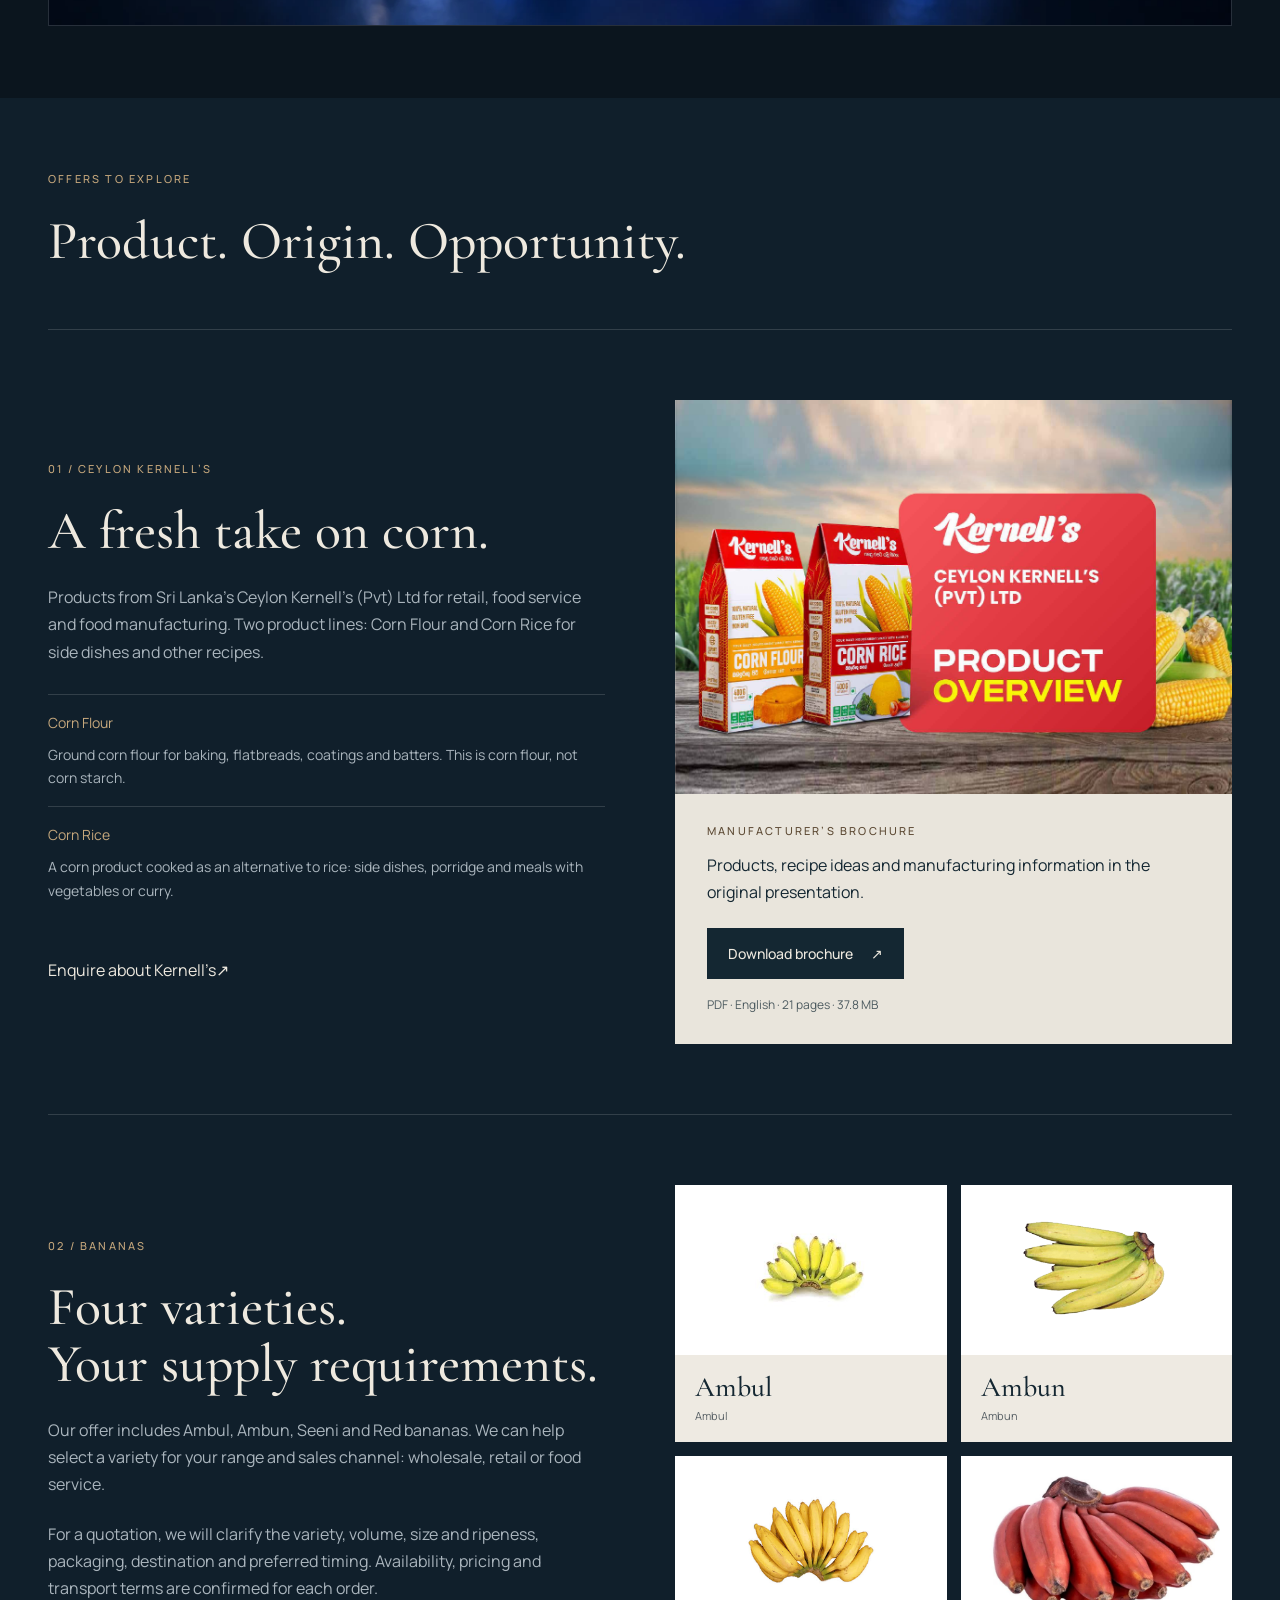
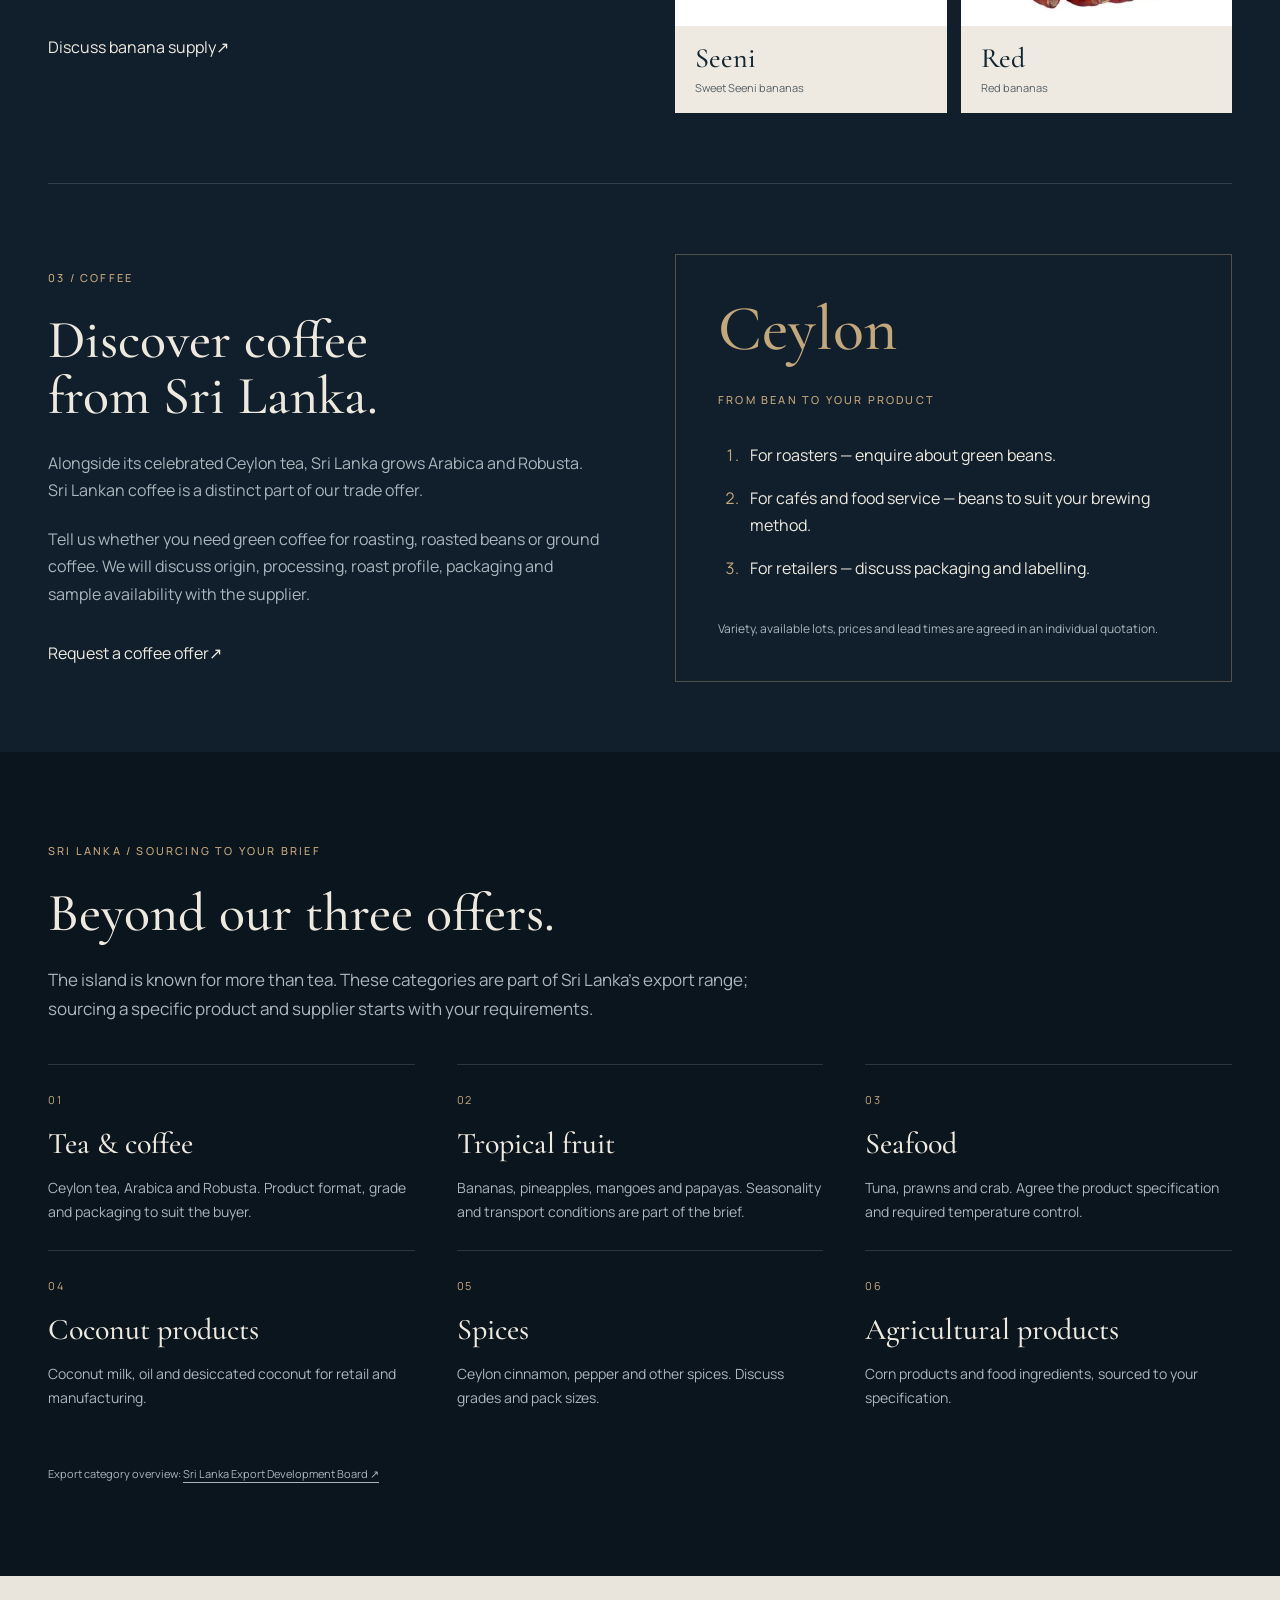
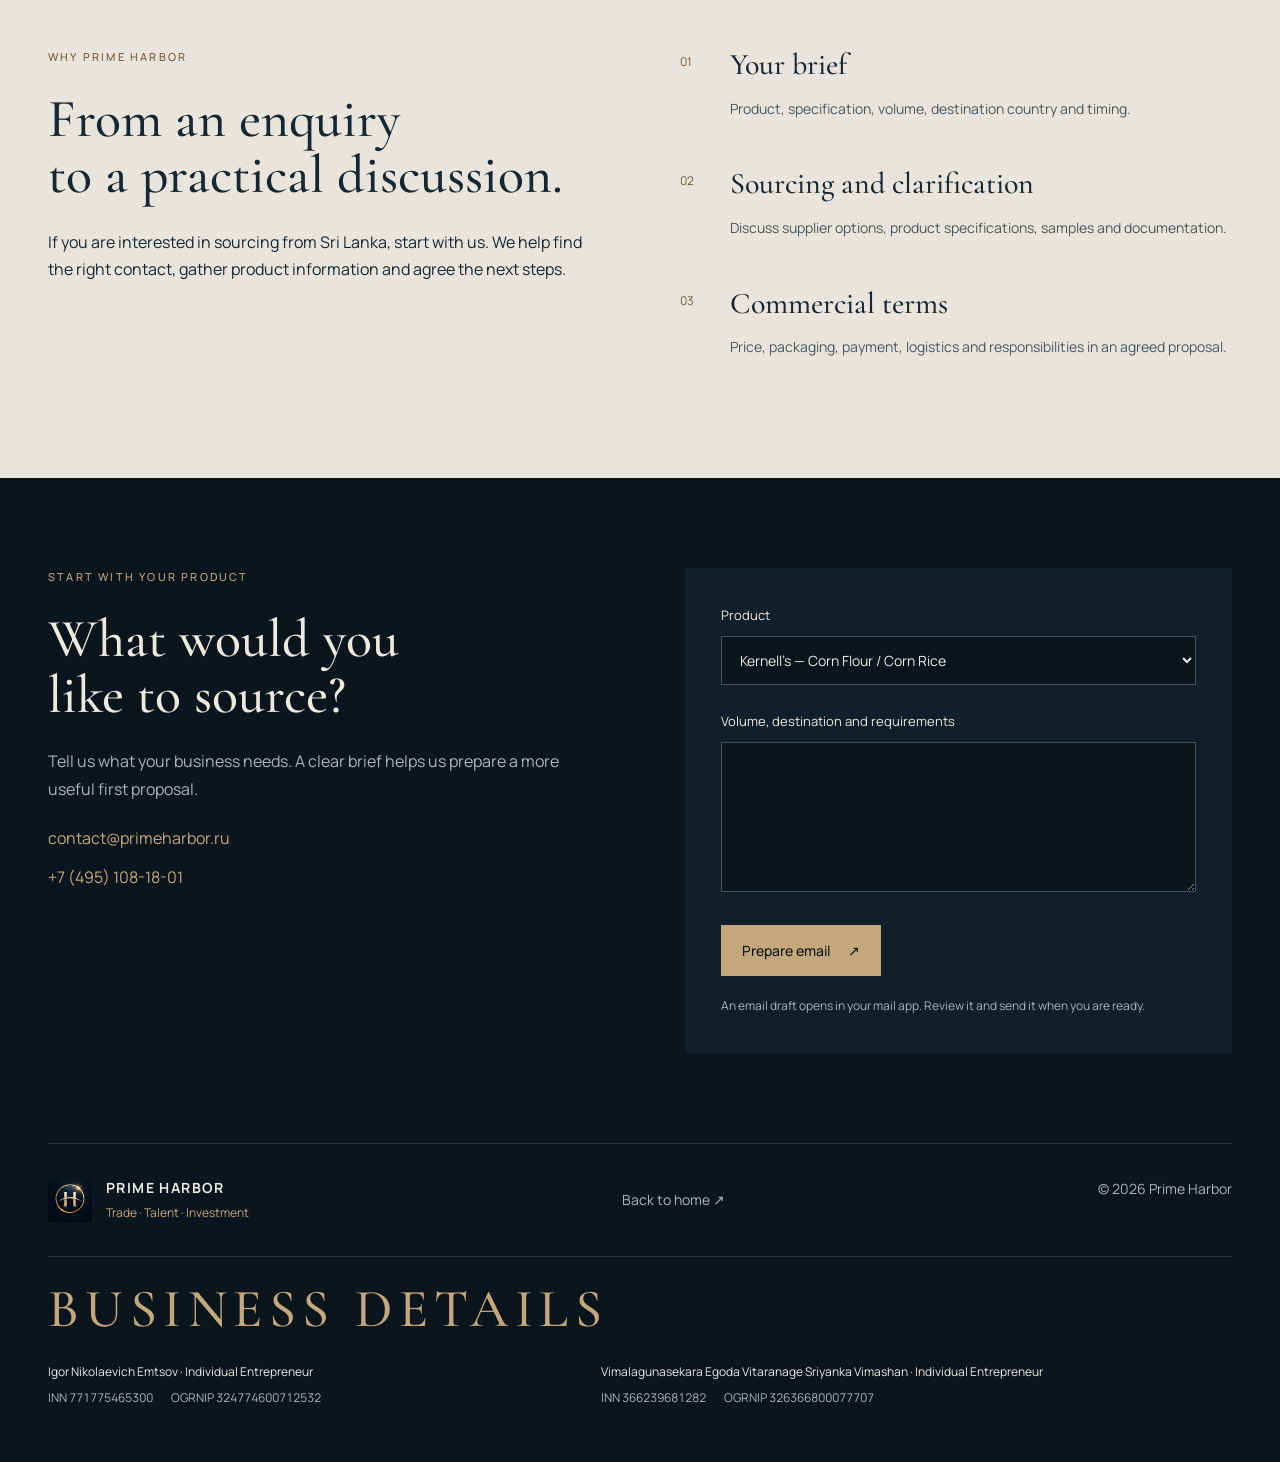
<file: trade.html>
<!doctype html>
<html lang="ru"><head><meta charset="utf-8"><meta name="viewport" content="width=device-width, initial-scale=1">
<meta name="theme-color" content="#0b151e"><meta name="robots" content="noindex, nofollow">
<title>Товары из Шри-Ланки — Prime Harbor Trade</title>
<meta name="description" content="Товары из Шри-Ланки для вашего бизнеса: Kernell’s, бананы и кофе. Prime Harbor помогает найти поставщиков и согласовать условия поставки.">
<link rel="canonical" href="https://iemtsov-cyber.github.io/primeharbor-site/trade.html">
<meta property="og:url" content="https://iemtsov-cyber.github.io/primeharbor-site/trade.html">
<meta property="og:type" content="website"><meta property="og:title" content="Товары из Шри-Ланки — Prime Harbor Trade">
<meta property="og:description" content="Kernell’s, бананы, кофе и поиск поставщиков из Шри-Ланки.">
<meta property="og:image" content="https://iemtsov-cyber.github.io/primeharbor-site/assets/trade/kernells-overview.png">
<link rel="icon" href="assets/favicon.png"><link rel="preconnect" href="https://fonts.googleapis.com"><link rel="preconnect" href="https://fonts.gstatic.com" crossorigin>
<link href="https://fonts.googleapis.com/css2?family=Cormorant+Garamond:wght@500;600&amp;family=Manrope:wght@300;400;500;600&amp;display=swap" rel="stylesheet">
<link rel="stylesheet" href="styles.css?v=8a5558b03a71"><link rel="stylesheet" href="trade.css?v=20261018-gems-1">
</head><body class="trade-page">
<a href="#main" class="skip-link"><span data-ru="Перейти к содержимому" data-en="Skip to content" >Перейти к содержимому</span> <span aria-hidden="true">↗</span></a>
  <header class="site-header" id="top">
    <a class="brand-mark" href="index.html#top" aria-label="Prime Harbor home" data-aria="aria.home">
      <img src="assets/harbor-gate-emblem.webp" width="320" height="320" alt="" />
      <span>PRIME HARBOR</span>
    </a>

    <nav class="desktop-nav" aria-label="Primary navigation" data-aria="aria.nav">
      <a href="index.html#about" data-ru="О нас" data-en="About">About</a>
      <a href="trade.html" aria-current="page" data-ru="Торговля" data-en="Trade">Trade</a>
      <a href="talent.html" data-ru="Таланты" data-en="Talent">Talent</a>
      <a href="index.html#investment" data-ru="Инвестиции" data-en="Investment">Investment</a>
      <a href="#enquiry" data-ru="Контакты" data-en="Contact">Contact</a>
    </nav>

    <div class="header-actions">
      <div class="language-switch" role="group" aria-label="Language" data-aria="aria.language">
        <button type="button" class="lang-btn active" data-lang="en">EN</button>
        <span>/</span>
        <button type="button" class="lang-btn" data-lang="ru">RU</button>
      </div>
      <button class="menu-toggle" type="button" aria-label="Open menu" aria-expanded="false" aria-controls="mobile-navigation">
        <span></span><span></span>
      </button>
    </div>
  </header>

  <nav class="mobile-menu" id="mobile-navigation" hidden aria-label="Primary navigation" data-aria="aria.nav">
    <a href="index.html#about" data-ru="О нас" data-en="About">About</a>
    <a href="trade.html" aria-current="page" data-ru="Торговля" data-en="Trade">Trade</a>
    <a href="talent.html" data-ru="Таланты" data-en="Talent">Talent</a>
      <a href="index.html#investment" data-ru="Инвестиции" data-en="Investment">Investment</a>
    <a href="#enquiry" data-ru="Контакты" data-en="Contact">Contact</a>
  </nav>




<main id="main">
<section class="trade-hero section-shell">
<p data-ru="Prime Harbor / Trade" data-en="Prime Harbor / Trade" class="eyebrow">Prime Harbor / Trade</p>
<div class="trade-hero-grid"><div>
<h1 data-ru="Из Шри-Ланки.
Для вашего бизнеса." data-en="From Sri Lanka.
For your business." >Из Шри-Ланки.
Для вашего бизнеса.</h1>
<p data-ru="Чай с высокогорных плантаций, кофе, тропические фрукты и дары океана. Шри-Ланка объединяет давние традиции выращивания и производства с возможностями для международной торговли." data-en="Highland tea, coffee, tropical fruit and seafood. Sri Lanka brings together a long tradition of growing and producing with opportunities for international trade." class="trade-lead">Чай с высокогорных плантаций, кофе, тропические фрукты и дары океана. Шри-Ланка объединяет давние традиции выращивания и производства с возможностями для международной торговли.</p>
<div class="trade-actions">
<a href="#offers" class="btn btn-primary" ><span data-ru="Смотреть предложения" data-en="Explore offers" >Смотреть предложения</span> <span aria-hidden="true">↗</span></a>
<a href="#enquiry" class="btn btn-secondary" ><span data-ru="Обсудить поставку" data-en="Discuss sourcing" >Обсудить поставку</span> <span aria-hidden="true">↗</span></a>
</div></div><aside class="trade-hero-index">
<p data-ru="Начните с трёх предложений" data-en="Start with three offers" class="eyebrow">Начните с трёх предложений</p>
<a class="trade-index-item" href="#kernells"><span class="trade-index-number">01</span><div><strong>Kernell’s</strong><span data-ru="Кукурузная мука и Corn Rice" data-en="Corn flour &amp; Corn Rice" >Кукурузная мука и Corn Rice</span></div><span aria-hidden="true">↘</span></a>
<a class="trade-index-item" href="#bananas"><span class="trade-index-number">02</span><div><strong>Bananas</strong><span data-ru="Четыре сорта бананов" data-en="Four banana varieties" >Четыре сорта бананов</span></div><span aria-hidden="true">↘</span></a>
<a class="trade-index-item" href="#coffee"><span class="trade-index-number">03</span><div><strong>Coffee</strong><span data-ru="Кофе из Шри-Ланки" data-en="Coffee from Sri Lanka" >Кофе из Шри-Ланки</span></div><span aria-hidden="true">↘</span></a>
</aside></div><div class="trade-intro-note">
<p data-ru="Prime Harbor соединяет ваш запрос с поставщиками: помогает подобрать продукцию, уточнить спецификацию и обсудить коммерческие условия." data-en="Prime Harbor connects your requirements with suppliers, helping you select products, clarify specifications and discuss commercial terms." >Prime Harbor соединяет ваш запрос с поставщиками: помогает подобрать продукцию, уточнить спецификацию и обсудить коммерческие условия.</p>
</div></section>
<section class="trade-gems section-shell" id="gems" aria-labelledby="gems-heading">
<figure class="trade-gems-visual">
<img src="assets/trade/sapphire-blue-illustration.webp" width="1536" height="1024" loading="lazy" decoding="async" alt="Иллюстрация синего огранённого сапфира" data-alt-ru="Иллюстрация синего огранённого сапфира" data-alt-en="Illustration of a faceted blue sapphire">
<figcaption><h2 id="gems-heading">Gems</h2></figcaption>
</figure>
</section>
<section class="trade-offers" id="offers"><div class="section-shell"><div class="trade-section-heading">
<p data-ru="Предложения для обсуждения" data-en="Offers to explore" class="eyebrow">Предложения для обсуждения</p>
<h2 data-ru="Продукт. Происхождение. Возможность." data-en="Product. Origin. Opportunity." >Продукт. Происхождение. Возможность.</h2>
</div>
<article class="trade-product" id="kernells"><div class="trade-product-copy">
<p data-ru="01 / Ceylon Kernell’s" data-en="01 / Ceylon Kernell’s" class="eyebrow">01 / Ceylon Kernell’s</p>
<h2 data-ru="Кукуруза в новом формате." data-en="A fresh take on corn." >Кукуруза в новом формате.</h2>
<p data-ru="Продукты Ceylon Kernell’s (Pvt) Ltd из Шри-Ланки для розницы, ресторанов и пищевого производства. Два направления — кукурузная мука Corn Flour и Corn Rice для приготовления гарниров и других блюд." data-en="Products from Sri Lanka’s Ceylon Kernell’s (Pvt) Ltd for retail, food service and food manufacturing. Two product lines: Corn Flour and Corn Rice for side dishes and other recipes." >Продукты Ceylon Kernell’s (Pvt) Ltd из Шри-Ланки для розницы, ресторанов и пищевого производства. Два направления — кукурузная мука Corn Flour и Corn Rice для приготовления гарниров и других блюд.</p>
<dl class="trade-specs"><div><dt>Corn Flour</dt><dd data-ru="Пищевая мука из молотой кукурузы. Для выпечки, лепёшек, панировки и кляра; это не кукурузный крахмал." data-en="Ground corn flour for baking, flatbreads, coatings and batters. This is corn flour, not corn starch." >Пищевая мука из молотой кукурузы. Для выпечки, лепёшек, панировки и кляра; это не кукурузный крахмал.</dd></div><div><dt>Corn Rice</dt><dd data-ru="Кукурузный продукт для приготовления в качестве альтернативы рису: гарниры, каши и блюда с овощами или карри." data-en="A corn product cooked as an alternative to rice: side dishes, porridge and meals with vegetables or curry." >Кукурузный продукт для приготовления в качестве альтернативы рису: гарниры, каши и блюда с овощами или карри.</dd></div></dl>
<a href="#enquiry" class="text-link" data-product="kernells"><span data-ru="Запросить условия по Kernell’s" data-en="Enquire about Kernell’s" >Запросить условия по Kernell’s</span> <span aria-hidden="true">↗</span></a>
</div><div class="trade-document"><figure><img src="assets/trade/kernells-overview.png" width="1200" height="675" loading="lazy" alt="Ceylon Kernell’s — Corn Rice and Corn Flour"></figure><div class="trade-document-copy">
<p data-ru="Каталог производителя" data-en="Manufacturer’s brochure" class="eyebrow">Каталог производителя</p>
<p data-ru="Продукты, варианты приготовления и материалы о производстве в оригинальной презентации." data-en="Products, recipe ideas and manufacturing information in the original presentation." >Продукты, варианты приготовления и материалы о производстве в оригинальной презентации.</p>
<a href="assets/docs/ceylon-kernells-product-overview.pdf" class="btn btn-primary" download><span data-ru="Скачать каталог" data-en="Download brochure" >Скачать каталог</span> <span aria-hidden="true">↗</span></a>
<p data-ru="PDF · English · 21 стр. · 37,8 МБ" data-en="PDF · English · 21 pages · 37.8 MB" class="trade-small">PDF · English · 21 стр. · 37,8 МБ</p>
</div></div></article>
<article class="trade-product trade-bananas" id="bananas"><div class="trade-product-copy">
<p data-ru="02 / Бананы" data-en="02 / Bananas" class="eyebrow">02 / Бананы</p>
<h2 data-ru="Четыре сорта.
Ваш формат поставки." data-en="Four varieties.
Your supply requirements." >Четыре сорта.
Ваш формат поставки.</h2>
<p data-ru="В нашем предложении — Ambul, Ambun, Seeni и красные бананы Red. Подберём вариант под ваш ассортимент и канал продаж: опт, розницу или ресторанный бизнес." data-en="Our offer includes Ambul, Ambun, Seeni and Red bananas. We can help select a variety for your range and sales channel: wholesale, retail or food service." >В нашем предложении — Ambul, Ambun, Seeni и красные бананы Red. Подберём вариант под ваш ассортимент и канал продаж: опт, розницу или ресторанный бизнес.</p>
<p data-ru="Для расчёта поставки уточним сорт, объём, калибр и степень зрелости, упаковку, город назначения и желаемые сроки. Наличие, цену и условия перевозки подтвердим под конкретный заказ." data-en="For a quotation, we will clarify the variety, volume, size and ripeness, packaging, destination and preferred timing. Availability, pricing and transport terms are confirmed for each order." >Для расчёта поставки уточним сорт, объём, калибр и степень зрелости, упаковку, город назначения и желаемые сроки. Наличие, цену и условия перевозки подтвердим под конкретный заказ.</p>
<a href="#enquiry" class="text-link" data-product="bananas"><span data-ru="Обсудить поставку бананов" data-en="Discuss banana supply" >Обсудить поставку бананов</span> <span aria-hidden="true">↗</span></a>
</div><div class="banana-grid">
<figure><div class="banana-image"><img src="assets/trade/banana-ambul.png" loading="lazy" alt="Ambul bananas"></div><figcaption><strong>Ambul</strong><span data-ru="Ambul" data-en="Ambul" >Ambul</span></figcaption></figure>
<figure><div class="banana-image"><img src="assets/trade/banana-ambun.png" loading="lazy" alt="Ambun bananas"></div><figcaption><strong>Ambun</strong><span data-ru="Ambun" data-en="Ambun" >Ambun</span></figcaption></figure>
<figure><div class="banana-image"><img src="assets/trade/banana-seeni.png" loading="lazy" alt="Seeni bananas"></div><figcaption><strong>Seeni</strong><span data-ru="Сладкие бананы Seeni" data-en="Sweet Seeni bananas" >Сладкие бананы Seeni</span></figcaption></figure>
<figure><div class="banana-image"><img src="assets/trade/banana-red.png" loading="lazy" alt="Red bananas"></div><figcaption><strong>Red</strong><span data-ru="Красные бананы" data-en="Red bananas" >Красные бананы</span></figcaption></figure>
</div></article>
<article class="trade-product trade-coffee" id="coffee"><div class="trade-product-copy">
<p data-ru="03 / Кофе" data-en="03 / Coffee" class="eyebrow">03 / Кофе</p>
<h2 data-ru="Откройте кофе
из Шри-Ланки." data-en="Discover coffee
from Sri Lanka." >Откройте кофе
из Шри-Ланки.</h2>
<p data-ru="Помимо знаменитого цейлонского чая, на острове выращивают арабику и робусту. Кофе из Шри-Ланки — отдельное направление нашего торгового предложения." data-en="Alongside its celebrated Ceylon tea, Sri Lanka grows Arabica and Robusta. Sri Lankan coffee is a distinct part of our trade offer." >Помимо знаменитого цейлонского чая, на острове выращивают арабику и робусту. Кофе из Шри-Ланки — отдельное направление нашего торгового предложения.</p>
<p data-ru="Расскажите, нужен ли вам зелёный кофе для обжарки, обжаренное зерно или молотый кофе. Уточним происхождение, обработку, профиль обжарки, фасовку и возможность образцов с поставщиком." data-en="Tell us whether you need green coffee for roasting, roasted beans or ground coffee. We will discuss origin, processing, roast profile, packaging and sample availability with the supplier." >Расскажите, нужен ли вам зелёный кофе для обжарки, обжаренное зерно или молотый кофе. Уточним происхождение, обработку, профиль обжарки, фасовку и возможность образцов с поставщиком.</p>
<a href="#enquiry" class="text-link" data-product="coffee"><span data-ru="Запросить предложение по кофе" data-en="Request a coffee offer" >Запросить предложение по кофе</span> <span aria-hidden="true">↗</span></a>
</div><div class="coffee-note">
<p data-ru="От зерна — к вашему продукту" data-en="From bean to your product" class="eyebrow">От зерна — к вашему продукту</p>
<ol>
<li data-ru="Для обжарщиков — запрос на зелёное зерно." data-en="For roasters — enquire about green beans." >Для обжарщиков — запрос на зелёное зерно.</li>
<li data-ru="Для кофеен и HoReCa — зерно под ваш способ приготовления." data-en="For cafés and food service — beans to suit your brewing method." >Для кофеен и HoReCa — зерно под ваш способ приготовления.</li>
<li data-ru="Для розницы — обсудим фасовку и маркировку." data-en="For retailers — discuss packaging and labelling." >Для розницы — обсудим фасовку и маркировку.</li>
</ol>
<p data-ru="Сорт, доступные партии, цены и сроки согласуем в индивидуальном предложении." data-en="Variety, available lots, prices and lead times are agreed in an individual quotation." class="trade-small">Сорт, доступные партии, цены и сроки согласуем в индивидуальном предложении.</p>
</div></article></div></section>
<section class="trade-range section-shell" id="range">
<p data-ru="Шри-Ланка / Поиск под ваш запрос" data-en="Sri Lanka / Sourcing to your brief" class="eyebrow">Шри-Ланка / Поиск под ваш запрос</p>
<h2 data-ru="За пределами трёх предложений." data-en="Beyond our three offers." >За пределами трёх предложений.</h2>
<p data-ru="Остров известен не только чаем. Эти категории входят в экспортный ассортимент Шри-Ланки; поиск конкретного продукта и поставщика начинаем с ваших требований." data-en="The island is known for more than tea. These categories are part of Sri Lanka’s export range; sourcing a specific product and supplier starts with your requirements." class="trade-lead">Остров известен не только чаем. Эти категории входят в экспортный ассортимент Шри-Ланки; поиск конкретного продукта и поставщика начинаем с ваших требований.</p>
<div class="trade-category-grid">
<article><span class="trade-index-number">01</span>
<h3 data-ru="Чай и кофе" data-en="Tea &amp; coffee" >Чай и кофе</h3>
<p data-ru="Цейлонский чай, арабика и робуста. Формат, сорт и упаковка под задачу покупателя." data-en="Ceylon tea, Arabica and Robusta. Product format, grade and packaging to suit the buyer." >Цейлонский чай, арабика и робуста. Формат, сорт и упаковка под задачу покупателя.</p>
</article>
<article><span class="trade-index-number">02</span>
<h3 data-ru="Тропические фрукты" data-en="Tropical fruit" >Тропические фрукты</h3>
<p data-ru="Бананы, ананасы, манго и папайя. Уточняем сезонность и условия перевозки." data-en="Bananas, pineapples, mangoes and papayas. Seasonality and transport conditions are part of the brief." >Бананы, ананасы, манго и папайя. Уточняем сезонность и условия перевозки.</p>
</article>
<article><span class="trade-index-number">03</span>
<h3 data-ru="Морепродукты" data-en="Seafood" >Морепродукты</h3>
<p data-ru="Тунец, креветки и краб. Согласуем вид продукции и температурный режим." data-en="Tuna, prawns and crab. Agree the product specification and required temperature control." >Тунец, креветки и краб. Согласуем вид продукции и температурный режим.</p>
</article>
<article><span class="trade-index-number">04</span>
<h3 data-ru="Кокосовая продукция" data-en="Coconut products" >Кокосовая продукция</h3>
<p data-ru="Кокосовое молоко, масло и сушёный кокос для розницы и производства." data-en="Coconut milk, oil and desiccated coconut for retail and manufacturing." >Кокосовое молоко, масло и сушёный кокос для розницы и производства.</p>
</article>
<article><span class="trade-index-number">05</span>
<h3 data-ru="Специи" data-en="Spices" >Специи</h3>
<p data-ru="Цейлонская корица, перец и другие специи. Обсудим сортность и фасовку." data-en="Ceylon cinnamon, pepper and other spices. Discuss grades and pack sizes." >Цейлонская корица, перец и другие специи. Обсудим сортность и фасовку.</p>
</article>
<article><span class="trade-index-number">06</span>
<h3 data-ru="Агропродукция" data-en="Agricultural products" >Агропродукция</h3>
<p data-ru="Кукурузные продукты и пищевые ингредиенты. Подбор по вашей спецификации." data-en="Corn products and food ingredients, sourced to your specification." >Кукурузные продукты и пищевые ингредиенты. Подбор по вашей спецификации.</p>
</article>
</div><p class="trade-source">
<span data-ru="Обзор экспортных направлений:" data-en="Export category overview:" >Обзор экспортных направлений:</span>
 <a href="https://www.srilankabusiness.com/exporters/sri-lanka-export-products/" target="_blank" rel="noopener">Sri Lanka Export Development Board ↗</a></p></section>
<section class="trade-process"><div class="section-shell"><div>
<p data-ru="Почему Prime Harbor" data-en="Why Prime Harbor" class="eyebrow">Почему Prime Harbor</p>
<h2 data-ru="От запроса —
к предметному разговору." data-en="From an enquiry
to a practical discussion." >От запроса —
к предметному разговору.</h2>
<p data-ru="Если вам интересны поставки из Шри-Ланки, начните с нас. Поможем найти подходящий контакт, собрать информацию о продукте и согласовать следующие шаги." data-en="If you are interested in sourcing from Sri Lanka, start with us. We help find the right contact, gather product information and agree the next steps." >Если вам интересны поставки из Шри-Ланки, начните с нас. Поможем найти подходящий контакт, собрать информацию о продукте и согласовать следующие шаги.</p>
</div><ol>
<li>
<h3 data-ru="Ваш запрос" data-en="Your brief" >Ваш запрос</h3>
<p data-ru="Продукт, спецификация, объём, страна назначения и сроки." data-en="Product, specification, volume, destination country and timing." >Продукт, спецификация, объём, страна назначения и сроки.</p>
</li>
<li>
<h3 data-ru="Подбор и уточнение" data-en="Sourcing and clarification" >Подбор и уточнение</h3>
<p data-ru="Обсуждение вариантов с поставщиком, характеристик товара, образцов и документов." data-en="Discuss supplier options, product specifications, samples and documentation." >Обсуждение вариантов с поставщиком, характеристик товара, образцов и документов.</p>
</li>
<li>
<h3 data-ru="Коммерческие условия" data-en="Commercial terms" >Коммерческие условия</h3>
<p data-ru="Цена, упаковка, оплата, логистика и обязанности сторон — в согласованном предложении." data-en="Price, packaging, payment, logistics and responsibilities in an agreed proposal." >Цена, упаковка, оплата, логистика и обязанности сторон — в согласованном предложении.</p>
</li>
</ol></div></section>
<section class="trade-contact section-shell" id="enquiry"><div>
<p data-ru="Начнём с вашего продукта" data-en="Start with your product" class="eyebrow">Начнём с вашего продукта</p>
<h2 data-ru="Что вы хотите
поставлять?" data-en="What would you
like to source?" >Что вы хотите
поставлять?</h2>
<p data-ru="Напишите, какой товар нужен вашему бизнесу. Чем точнее запрос, тем предметнее первое предложение." data-en="Tell us what your business needs. A clear brief helps us prepare a more useful first proposal." >Напишите, какой товар нужен вашему бизнесу. Чем точнее запрос, тем предметнее первое предложение.</p>
<a href="mailto:contact@primeharbor.ru">contact@primeharbor.ru</a><a class="trade-phone" href="tel:+74951081801">+7 (495) 108-18-01</a></div><form id="trade-enquiry"><label for="product">
<span data-ru="Продукт" data-en="Product" >Продукт</span>
</label><select id="product" name="product">
<option data-ru="Kernell’s — Corn Flour / Corn Rice" data-en="Kernell’s — Corn Flour / Corn Rice" value="kernells">Kernell’s — Corn Flour / Corn Rice</option>
<option data-ru="Бананы" data-en="Bananas" value="bananas">Бананы</option>
<option data-ru="Кофе" data-en="Coffee" value="coffee">Кофе</option>
<option data-ru="Другой продукт" data-en="Another product" value="other">Другой продукт</option>
</select><label for="trade-brief">
<span data-ru="Объём, место доставки и пожелания" data-en="Volume, destination and requirements" >Объём, место доставки и пожелания</span>
</label><textarea id="trade-brief" name="brief" rows="5" maxlength="1800" required></textarea><button class="btn btn-primary" type="submit">
<span data-ru="Подготовить письмо" data-en="Prepare email" >Подготовить письмо</span>
 <span aria-hidden="true">↗</span></button>
<p data-ru="Откроется письмо в вашей почтовой программе. Проверьте текст и отправьте его самостоятельно." data-en="An email draft opens in your mail app. Review it and send it when you are ready." class="trade-small">Откроется письмо в вашей почтовой программе. Проверьте текст и отправьте его самостоятельно.</p>
<p id="mail-status" role="status" class="trade-small" hidden></p></form></section></main>
<footer class="site-footer section-shell"><div class="footer-brand"><img src="assets/harbor-gate-emblem.webp" width="44" height="44" alt=""><div><strong>PRIME HARBOR</strong><span>Trade · Talent · Investment</span></div></div>
<a href="index.html" class="text-link"><span data-ru="На главную" data-en="Back to home" >На главную</span> <span aria-hidden="true">↗</span></a>
<p>© <span id="year">2026</span> Prime Harbor</p></footer>
<!-- legal-details:start -->
<section class="legal-details section-shell" aria-labelledby="legal-heading">
  <h2 id="legal-heading"><span class="legal-ru">Реквизиты</span><span class="legal-en">Business details</span></h2>
  <div class="legal-grid">
    <div><p class="legal-name"><span class="legal-ru">ИП Емцов Игорь Николаевич</span><span class="legal-en">Igor Nikolaevich Emtsov · Individual Entrepreneur</span></p><p><span class="legal-id"><span class="legal-ru">ИНН</span><span class="legal-en">INN</span> 771775465300</span><span class="legal-id"><span class="legal-ru">ОГРНИП</span><span class="legal-en">OGRNIP</span> 324774600712532</span></p></div>
    <div><p class="legal-name"><span class="legal-ru">ИП Вималагунасекара Егода Витаранаге Сриянка Вимашан</span><span class="legal-en">Vimalagunasekara Egoda Vitaranage Sriyanka Vimashan · Individual Entrepreneur</span></p><p><span class="legal-id"><span class="legal-ru">ИНН</span><span class="legal-en">INN</span> 366239681282</span><span class="legal-id"><span class="legal-ru">ОГРНИП</span><span class="legal-en">OGRNIP</span> 326366800077707</span></p></div>
  </div>
</section>
<!-- legal-details:end -->

<script src="trade.js?v=20261018-1"></script></body></html>
</file>
<file: styles.css>
:root{--bg:#0b151e;--panel:#101f2b;--text:#eee9df;--muted:#aab5bd;--gold:#c5a77c;--line:#ffffff24;--serif:'Cormorant Garamond',Georgia,serif;--sans:Manrope,Arial,sans-serif;color-scheme:dark}
*{box-sizing:border-box}html{scroll-behavior:smooth;scroll-padding-top:100px}body{margin:0;background:var(--bg);color:var(--text);font:400 16px/1.7 var(--sans);-webkit-font-smoothing:antialiased}a{color:inherit;text-decoration:none}button,input,select,textarea{font:inherit}button,a,input,select,textarea{-webkit-tap-highlight-color:transparent}button{cursor:pointer}img{display:block;max-width:100%}p{margin:0 0 1.5rem}h1,h2,h3{font-family:var(--serif);font-weight:500;line-height:1.08;margin:0;text-wrap:balance}h2{font-size:clamp(2.4rem,4.5vw,4.3rem)}h3{font-size:2rem}a:focus-visible,button:focus-visible,input:focus-visible,textarea:focus-visible,select:focus-visible{outline:2px solid var(--gold);outline-offset:5px}::selection{background:var(--gold);color:var(--bg)}.section-shell{width:min(1280px,calc(100% - 96px));margin-inline:auto}.site-header{height:88px;position:sticky;top:0;z-index:10;display:flex;align-items:center;justify-content:space-between;gap:24px;padding:0 max(48px,calc((100% - 1280px)/2));background:#0b151ef5;border-bottom:1px solid var(--line)}.brand-mark{display:flex;align-items:center;gap:12px;white-space:nowrap}.brand-mark img{width:48px;height:48px;object-fit:contain}.brand-mark span{font-size:14px;letter-spacing:.15em}.desktop-nav{display:flex;gap:26px}.desktop-nav a{font-size:14px;color:var(--muted)}a:hover{color:var(--gold)}.header-actions,.language-switch{display:flex;align-items:center;gap:8px}.lang-btn{border:0;background:transparent;color:var(--muted);min-width:44px;min-height:44px;font-size:14px}.lang-btn.active{color:var(--text);text-decoration:underline;text-underline-offset:7px}.language-switch>span{color:#647481}.menu-toggle{display:none;width:44px;height:44px;background:transparent;border:1px solid var(--line);position:relative}.menu-toggle span{position:absolute;left:11px;right:11px;height:1px;background:var(--text);top:16px}.menu-toggle span+span{top:25px}.mobile-menu{display:none}.hero{min-height:700px;min-height:min(800px,calc(100svh - 88px));position:relative;display:grid;grid-template-columns:1.08fr 1fr;align-items:center;gap:24px;padding-block:90px 100px}.hero-copy{grid-column:1;grid-row:1}.hero-logo-wrap{grid-column:2;grid-row:1;align-self:center}.hero-wordmark{width:100%;height:auto}.hero h1{font-size:clamp(2.8rem,4.4vw,4.5rem);letter-spacing:-.025em}.eyebrow{font-family:var(--sans);font-size:14px;font-weight:500;line-height:1.5;letter-spacing:.12em;text-transform:uppercase;color:var(--gold);margin:0 0 24px}.hero-subtitle{color:var(--muted);font-size:17px;max-width:500px;margin-top:28px}.hero-cta{display:flex;flex-wrap:wrap;gap:12px;margin-top:32px}.btn{display:inline-flex;align-items:center;justify-content:center;gap:18px;padding:14px 20px;min-height:50px;border:1px solid var(--line);font-size:14px;line-height:1.5;font-weight:500}.btn-primary{background:var(--gold);color:var(--bg);border-color:var(--gold)}.btn-primary:hover{background:#dbc19b;color:var(--bg)}.btn-ghost:hover{border-color:var(--gold)}.scroll-indicator{position:absolute;bottom:30px;left:0;display:flex;gap:18px;align-items:center;font-size:14px;color:var(--muted)}.scroll-indicator i{width:65px;height:1px;background:var(--gold)}.section-number{font:400 13px/1.4 var(--sans);color:var(--gold);letter-spacing:.15em;margin-bottom:18px}.statement{border-top:1px solid var(--line);padding-block:100px}.statement-grid{display:grid;grid-template-columns:1fr 3fr;gap:48px}.statement-copy>p{max-width:760px;color:var(--muted);margin-top:30px;font-size:18px}.metrics-row{display:grid;grid-template-columns:repeat(3,minmax(0,1fr));margin-top:55px;border-top:1px solid var(--line);border-bottom:1px solid var(--line)}.metrics-row>div{padding:24px 20px 24px 0;display:flex;flex-direction:column;gap:8px}.metrics-row>div+div{border-left:1px solid var(--line);padding-left:28px}.metrics-row strong{font-size:14px;letter-spacing:.15em;color:var(--gold)}.metrics-row span{font-size:14px;color:var(--muted)}.pillars,.model,.focus,.why,.contact{padding-block:100px}.section-head{display:grid;grid-template-columns:1fr 1fr;gap:48px;align-items:end;margin-bottom:48px}.section-head .eyebrow{margin-bottom:0}.section-intro{color:var(--muted);max-width:480px;margin:0}.pillar-grid{display:grid;grid-template-columns:repeat(3,minmax(0,1fr));border-block:1px solid var(--line)}.pillar-card{padding:36px 30px 38px 0}.pillar-card+.pillar-card{border-left:1px solid var(--line);padding-left:30px}.pillar-index{font-size:14px;color:var(--gold);margin-bottom:65px}.pillar-card h3{font-size:clamp(2rem,3.1vw,3rem);margin-bottom:22px}.pillar-card>p{color:var(--muted);min-height:140px}.pillar-card ul{margin:25px 0 0;padding:22px 0 0;list-style:none;border-top:1px solid var(--line)}.pillar-card li{font-size:16px;padding-block:7px}.pillar-card li::before{content:'—';color:var(--gold);margin-right:10px}.model{border-block:1px solid var(--line)}.process-line{display:grid;grid-template-columns:repeat(4,minmax(0,1fr));gap:32px;border-top:1px solid var(--line)}.process-step{padding-top:26px}.process-step>span{color:var(--gold);font-size:14px}.process-step h3{font-size:clamp(1.6rem,2.4vw,2.3rem);margin:28px 0 18px;overflow-wrap:anywhere}.process-step p{color:var(--muted);font-size:16px}.focus-grid{display:grid;grid-template-columns:repeat(2,minmax(0,1fr));gap:0 48px}.focus-item{padding:30px 0;border-top:1px solid var(--line);display:grid;grid-template-columns:40px 1fr;gap:12px}.focus-item>span{color:var(--gold);font-size:14px;padding-top:8px}.focus-item h3{font-size:2rem}.focus-item p{grid-column:2;color:var(--muted);margin:0}.talent-feature{background:var(--panel);padding:65px;position:relative;border-top:1px solid var(--line)}.talent-layout{display:grid;grid-template-columns:1fr 1.4fr;gap:65px}.talent-left h2{font-size:clamp(2.6rem,4.8vw,4.8rem)}.talent-right .lead{font-size:20px;color:var(--text)}.talent-columns{display:grid;gap:24px}.talent-columns>div{border-top:1px solid var(--line);padding-top:22px}.talent-columns h3{font-family:var(--sans);font-size:16px;color:var(--gold);margin-bottom:12px}.talent-columns p{font-size:16px;color:var(--muted);margin:0}.talent-emblem{display:none}.markets{padding-block:130px;text-align:center}.markets-line{max-width:900px;margin:auto}.markets-line>p:last-child{color:var(--muted);margin:30px auto 0;max-width:740px}.market-tags{display:flex;justify-content:center;align-items:center;gap:20px;flex-wrap:wrap;font-size:14px;color:var(--gold);margin-top:38px;letter-spacing:.09em}.market-tags i{width:25px;height:1px;background:var(--line)}.why{border-top:1px solid var(--line)}.why-grid{display:grid;grid-template-columns:repeat(4,minmax(0,1fr));gap:32px}.why-grid article{border-top:1px solid var(--line);padding-top:28px}.why-grid h3{font-size:1.9rem;margin-bottom:20px}.why-grid p{color:var(--muted);font-size:16px}.opportunity{padding:36px 0;border-block:1px solid var(--line);display:flex;justify-content:space-between;gap:28px;align-items:center}.opportunity .eyebrow{margin-bottom:10px}.opportunity h2{font-size:2.4rem}.closing{padding-block:120px}.closing-inner{max-width:950px;margin:auto;text-align:center}.closing h2{font-size:clamp(2.6rem,5vw,4.8rem)}.closing-inner>p:last-child{margin-top:35px;color:var(--gold);font-size:14px;letter-spacing:.15em}.closing-inner>p:last-child span{padding-inline:8px}.contact{border-top:1px solid var(--line)}.contact-grid{display:grid;grid-template-columns:1fr 1.1fr;gap:80px}.contact-copy>p:not(.eyebrow){color:var(--muted);margin-top:24px}.email-link{font-size:clamp(1rem,1.7vw,1.4rem);border-bottom:1px solid var(--gold);padding-bottom:8px}.contact-form{display:grid;grid-template-columns:repeat(2,minmax(0,1fr));gap:22px}.contact-form label{display:grid;gap:8px;font-size:14px;color:var(--muted)}.contact-form input,.contact-form select,.contact-form textarea{border:1px solid #ffffff38;background:var(--panel);color:var(--text);padding:13px;width:100%;min-height:50px;border-radius:0;font-size:16px}.contact-form textarea{resize:vertical}.full{grid-column:1/-1}.form-note{font-size:14px;color:var(--muted);margin:0}.site-footer{padding-block:32px;border-top:1px solid var(--line);display:flex;justify-content:space-between;gap:24px;align-items:center;font-size:14px;color:var(--muted)}.site-footer>p{margin:0}.footer-brand{display:flex;align-items:center;gap:14px}.footer-brand img{width:44px;height:44px}.footer-brand>div{display:grid;gap:4px}.footer-brand strong{font-size:14px;letter-spacing:.1em;color:var(--text)}.footer-brand span{font-size:12px;color:var(--gold)}.skip-link{position:fixed;left:20px;top:-100px;background:var(--gold);color:var(--bg);padding:12px;z-index:30}.skip-link:focus{top:12px}section,article[id]{scroll-margin-top:105px}.page-noise,.hero-glow{display:none}
@media(min-width:1600px){.hero{gap:55px}.hero-logo-wrap{margin-right:-30px}}
@media(max-width:1100px){.desktop-nav{display:none}.menu-toggle{display:block}.mobile-menu:not([hidden]){display:grid;position:fixed;inset:88px 0 auto;background:var(--panel);z-index:9;padding:28px 48px;gap:10px;border-bottom:1px solid var(--line)}.mobile-menu a{font-size:22px;padding:8px}.hero{min-height:640px}.hero h1{font-size:clamp(2.5rem,5vw,3.8rem)}.pillar-card{padding-right:20px}.pillar-card+.pillar-card{padding-left:20px}.pillar-card>p{min-height:180px}.talent-feature{padding:48px}.talent-layout{gap:40px}.process-line,.why-grid{grid-template-columns:repeat(2,minmax(0,1fr))}.contact-grid{gap:40px}.site-footer{flex-wrap:wrap}}
@media(max-width:760px){.section-shell{width:calc(100% - 40px)}.site-header{height:76px;padding-inline:20px;gap:12px}.brand-mark span{font-size:12px;letter-spacing:.06em}.brand-mark img{width:35px;height:35px}.header-actions{gap:3px}.language-switch{gap:0}.lang-btn{min-width:36px}.hero{display:flex;flex-direction:column;align-items:stretch;gap:0;padding:0 0 80px;min-height:auto}.hero-logo-wrap{width:min(100%,470px);margin:-15px auto -35px;flex-shrink:0}.hero-copy{position:relative}.hero h1{font-size:clamp(2.35rem,7.5vw,3.5rem);line-height:1.1}.hero .eyebrow{font-size:12px;letter-spacing:.07em;margin-bottom:20px}.hero-subtitle{font-size:16px;margin-top:24px}.hero-cta{margin-top:28px;display:grid;grid-template-columns:1fr}.scroll-indicator{bottom:24px}.statement,.pillars,.model,.focus,.why,.contact{padding-block:65px}.statement-grid,.section-head,.talent-layout,.contact-grid{grid-template-columns:1fr;gap:25px}.statement-copy>p{font-size:16px}.metrics-row{margin-top:38px;grid-template-columns:1fr}.metrics-row>div+div{border-left:0;border-top:1px solid var(--line);padding-left:0}.pillar-grid{grid-template-columns:1fr}.pillar-card,.pillar-card+.pillar-card{padding:30px 0;border-left:0}.pillar-card+.pillar-card{border-top:1px solid var(--line)}.pillar-index{margin-bottom:30px}.pillar-card h3{font-size:2.6rem}.pillar-card>p{min-height:0}.focus-grid{grid-template-columns:1fr}.process-line{gap:25px}.process-step h3{font-size:1.8rem}.process-step p{font-size:16px}.talent-feature{width:100%;padding:50px 20px}.talent-left h2{font-size:3.1rem}.talent-right .lead{font-size:18px}.markets{padding-block:75px}.market-tags{gap:14px;font-size:12px;letter-spacing:.04em}.why-grid{gap:24px}.why-grid h3{font-size:1.65rem}.opportunity{align-items:flex-start;flex-direction:column}.opportunity h2{font-size:2rem}.closing{padding-block:75px}.closing-inner>p:last-child{font-size:12px;letter-spacing:.08em}.contact-grid{gap:40px}.contact-form{grid-template-columns:1fr}.site-footer{align-items:flex-start;flex-direction:column}.mobile-menu:not([hidden]){top:76px;padding:24px 20px}.section-head{margin-bottom:32px}.contact-copy h2{font-size:2.8rem}}
@media(max-width:380px){.brand-mark span{display:none}.process-line,.why-grid{grid-template-columns:1fr}.hero-logo-wrap{margin-bottom:-20px}}
@media(prefers-reduced-motion:reduce){html{scroll-behavior:auto}*,*::before,*::after{animation:none!important;transition:none!important}}

/* A quiet editorial pause, inspired by the supplied P.T. Gardens structure. */
.statement{background:#ece7dc;color:#14232f;box-shadow:0 0 0 100vmax #ece7dc;clip-path:inset(0 -100vmax);border:0}.statement .eyebrow,.statement .section-number{color:#77613e}.statement-copy>p{color:#495763}.focus-grid .focus-item:last-child{grid-column:1/-1}.section-head>div>h2.eyebrow{font:500 14px/1.5 var(--sans);text-wrap:wrap}

@media(min-width:761px) and (max-width:1000px){.pillar-grid{grid-template-columns:1fr}.pillar-card,.pillar-card+.pillar-card{padding:32px 0;border-left:0}.pillar-card+.pillar-card{border-top:1px solid var(--line)}.pillar-card>p{min-height:0}.pillar-index{margin-bottom:24px}.pillar-card ul{columns:2;column-gap:36px}.pillar-card li{break-inside:avoid}}
@media(max-width:760px){.why-grid{grid-template-columns:1fr}.why-grid h3{font-size:2rem}}

/* Documentary image stories */
.photo-grid{gap:42px 32px}
.photo-grid .photo-story{display:block;padding:0;border:0;min-width:0}
.photo-story figure,.talent-photo{margin:0}
.photo-story figure{overflow:hidden}
.photo-story img{width:100%;height:300px;object-fit:cover;display:block}
.photo-story figcaption,.talent-photo figcaption{font-size:13px;color:var(--muted);line-height:1.5;margin-top:12px}
.photo-story-copy{display:grid;grid-template-columns:32px 1fr;gap:10px;padding:22px 0 0;border-top:1px solid var(--line);margin-top:16px}
.photo-story-copy .photo-index{padding-top:5px;color:var(--gold);font-size:13px}
.photo-story-copy h3{font-size:2rem}
.photo-story-copy p{grid-column:2;margin:0;color:var(--muted)}
.photo-grid .photo-story:last-child{display:grid;grid-template-columns:1.25fr 1fr;gap:42px;align-items:center;padding-top:8px}
.photo-grid .photo-story:last-child img{height:380px}
.photo-grid .photo-story:last-child .photo-story-copy{border:0;margin:0;padding:0}
.photo-context{font-size:13px;color:var(--muted);margin:32px 0 0}
.photo-context a{text-decoration:underline;text-underline-offset:4px}
.talent-photo{margin-top:35px}
.talent-photo img{width:100%;height:auto;object-fit:cover}
.talent-columns .study-fields{color:var(--gold);margin-top:14px;font-size:14px}
.credits-page{padding-block:70px;max-width:900px}.credits-page h1{font-size:clamp(2.5rem,6vw,4rem);margin:30px 0}.credits-page h2{font-size:2rem;margin:35px 0 12px}.credits-page p{color:var(--muted)}.credits-page a{text-decoration:underline;text-underline-offset:4px}.credits-page article{border-top:1px solid var(--line);padding:18px 0}
@media(max-width:1000px){.photo-story img{height:250px}.photo-grid .photo-story:last-child{gap:28px}.photo-grid .photo-story:last-child img{height:290px}}
@media(max-width:760px){.photo-grid{gap:34px}.photo-story img{height:auto;aspect-ratio:3/2}.photo-grid .photo-story:last-child{display:block}.photo-grid .photo-story:last-child img{height:auto}.photo-grid .photo-story:last-child .photo-story-copy{padding-top:22px;margin-top:16px;border-top:1px solid var(--line)}.talent-photo{max-width:560px}}

.talent-detail-link{margin-top:24px;font-size:14px;max-width:100%}.talent-pillar-link{display:inline-block;color:var(--gold);font-size:14px;text-decoration:underline;text-underline-offset:5px;margin-top:12px}

/* Compact business details, shared by every public page. */
.legal-details{padding-top:24px;padding-bottom:32px;border-top:1px solid var(--line);color:var(--muted);font-size:12px;line-height:1.7}
.legal-details h2{font:500 11px/1.5 var(--sans);letter-spacing:.12em;text-transform:uppercase;color:var(--gold);margin:0 0 14px}
.legal-grid{display:grid;grid-template-columns:1fr 1.25fr;gap:20px 48px}
.legal-details p{margin:0;font-size:12px}.legal-details .legal-name{margin-bottom:5px;color:var(--text)}
.legal-id{display:inline-block;margin-right:18px;white-space:nowrap;font-variant-numeric:tabular-nums}
.legal-en{display:none}html[lang=en] .legal-en{display:inline}html[lang=en] .legal-ru{display:none}
@media(max-width:760px){.legal-grid{grid-template-columns:1fr;gap:18px}.legal-details{padding-top:22px;padding-bottom:26px}}
.property-home-link{grid-column:2;color:var(--gold);font-size:14px;margin-top:10px}

/* Shared business phone: visible number and a comfortable mobile tap target. */
.contact-phone{display:flex;align-items:center;gap:12px;width:fit-content;max-width:100%;min-height:48px;color:var(--gold);font-size:clamp(1rem,1.7vw,1.4rem);font-variant-numeric:tabular-nums;line-height:1.4;transition:color .2s}
.contact-phone svg{flex:0 0 22px}
.contact-phone span{white-space:nowrap}
.contact-phone:hover{color:var(--text)}
.contact-phone:hover span{text-decoration:underline;text-underline-offset:5px}
.contact-copy>.contact-phone{margin-top:20px}
.recruit-contact-card>.contact-phone{border-top:1px solid var(--line);padding-top:16px;min-height:60px}
</file>
<file: hero-brand.css>
/* A standalone first-screen section; no grid, card, or aspect-ratio constraints. */
.home-immersive{--hero-header-height:88px}
.brand-intro.hero-brand{position:relative;isolation:isolate;overflow:hidden;display:block;width:100%;max-width:none;min-width:0;min-height:0;max-height:none;aspect-ratio:auto;margin:0;padding:0;height:calc(100vh - var(--hero-header-height));height:calc(100svh - var(--hero-header-height));height:calc(100dvh - var(--hero-header-height));background:#172735}
.brand-intro .hero-poster,.brand-intro .hero-film{position:absolute;inset:0;display:block;width:100%;height:100%;min-width:0;min-height:0;max-width:none;max-height:none;aspect-ratio:auto;object-fit:cover;object-position:57% 50%;pointer-events:none}
.brand-intro .hero-film{opacity:0;transition:opacity .5s ease}
.brand-intro.is-playing .hero-film{opacity:1}
.brand-intro::after{content:"";position:absolute;inset:0;background:linear-gradient(180deg,rgba(7,20,31,.18),rgba(7,20,31,.62) 48%,rgba(7,20,31,.62) 66%,rgba(7,20,31,.28));pointer-events:none;z-index:1}
.brand-intro .hero-wordmark{position:absolute;inset:0;display:block;width:100%;height:100%;max-width:none;max-height:none;object-fit:contain;z-index:2;filter:drop-shadow(0 2px 3px rgba(0,0,0,.3));pointer-events:none}
.home-immersive .hero{display:block;min-height:0;padding-block:80px 110px}
.home-immersive .hero-copy{max-width:950px;margin-inline:auto}
.home-immersive .hero-subtitle{max-width:650px}
@media(max-width:760px){
  .home-immersive{--hero-header-height:calc(76px + env(safe-area-inset-top,0px))}
  .home-immersive .site-header{height:calc(76px + env(safe-area-inset-top,0px));padding-top:env(safe-area-inset-top,0px);padding-left:max(20px,env(safe-area-inset-left,0px));padding-right:max(20px,env(safe-area-inset-right,0px))}
  .home-immersive .mobile-menu:not([hidden]){top:calc(76px + env(safe-area-inset-top,0px))}
  .home-immersive .hero{padding-block:48px 80px}
}
@media(prefers-reduced-motion:reduce){.brand-intro .hero-film{transition:none}}
</file>
<file: analytics-consent.css>
.analytics-banner[hidden]{display:none}
.analytics-banner{position:fixed;z-index:1000;right:20px;bottom:20px;width:min(700px,calc(100% - 40px));max-height:calc(100dvh - 120px);overflow:auto;padding:22px;background:#f7f5ef;color:#142b35;border:1px solid #b7b7a5;box-shadow:0 12px 50px #0005;font:14px/1.55 Manrope,Arial,sans-serif}
.analytics-banner h2{margin:0 35px 8px 0;font:600 21px/1.3 Manrope,Arial,sans-serif;color:#142b35;letter-spacing:0;text-transform:none}
.analytics-banner p{margin:8px 0;color:#263f49;font-size:14px}
.analytics-banner a,.analytics-footer a{color:inherit;text-decoration:underline;text-underline-offset:3px}
.analytics-actions{display:grid;grid-template-columns:repeat(3,1fr);gap:8px;margin:16px 0 8px}
.analytics-actions button{min-height:46px;padding:10px;border:1px solid #59717a;background:#fff;color:#142b35;font:600 13px/1.4 Manrope,Arial,sans-serif;cursor:pointer;border-radius:2px}
.analytics-actions button:hover{background:#e5ecea}
.analytics-actions button:focus-visible,.analytics-close:focus-visible,.analytics-footer button:focus-visible{outline:3px solid #376c82;outline-offset:3px}
.analytics-close{position:absolute;right:12px;top:10px;padding:5px 10px;border:0;background:transparent;color:#142b35;font-size:25px;cursor:pointer}
.analytics-banner [data-consent-status]{font-size:12px}
.analytics-footer{display:flex;flex-wrap:wrap;gap:12px 24px;padding-top:20px;padding-bottom:25px;font-size:13px}
.analytics-footer button{border:0;padding:0;background:none;color:inherit;font:inherit;text-decoration:underline;text-underline-offset:3px;cursor:pointer}
.analytics-policy{max-width:850px;margin:auto;padding:40px 24px 80px;font:16px/1.7 system-ui,sans-serif;color:#162e39;background:#fff}
.analytics-policy h1{font-size:32px;line-height:1.25}.analytics-policy h2{font-size:23px;margin-top:35px}.analytics-policy a{color:#145f79}.analytics-policy .policy-en{border-top:1px solid #ccd8da;margin-top:45px;padding-top:25px}
@media(max-width:600px){.analytics-banner{bottom:10px;right:10px;width:calc(100% - 20px);padding:16px}.analytics-actions{grid-template-columns:1fr}.analytics-actions button{min-height:42px}.analytics-banner h2{font-size:18px}.analytics-banner p{font-size:13px}}
</file>
<file: talent.css>
.recruit-page .desktop-nav [aria-current=page]{color:var(--gold)}
.recruit-back{font-size:13px;color:var(--muted);display:inline-block;margin-bottom:32px}
.recruit-hero{padding-top:30px}.recruit-hero-grid{display:grid;grid-template-columns:1.05fr 1fr;gap:60px;align-items:center}
.recruit-intro h1{font-size:clamp(3rem,5.2vw,5.4rem);line-height:1.02;letter-spacing:-.025em}
.recruit-intro .eyebrow{font-size:12px;letter-spacing:.13em}.recruit-lead{color:var(--muted);font-size:18px;margin:28px 0}
.recruit-actions{display:flex;gap:14px;flex-wrap:wrap}.recruit-actions .btn{padding:15px 21px;font-size:14px}
.recruit-note{font-size:13px;color:var(--muted);margin:22px 0 0;max-width:950px}
.recruit-hero-photo{margin:0;position:relative}.recruit-hero-photo img{width:100%;height:560px;object-fit:cover;object-position:51% center}
.recruit-hero-photo figcaption{position:absolute;bottom:0;left:0;right:0;padding:42px 24px 20px;background:linear-gradient(transparent,#07121de6);font-size:13px;color:#fff}
.recruit-strip{display:flex;justify-content:space-between;gap:20px;padding:34px 0;margin-top:45px;border-top:1px solid var(--line);font-size:12px;letter-spacing:.04em;color:var(--gold)}
.recruit-light{background:#ece7dc;color:#14232f}.recruit-light p{color:#485662}.recruit-light .section-number,.recruit-light .eyebrow,.recruit-light .text-link{color:#77613e}
.recruit-split{padding-block:80px;display:grid;grid-template-columns:1fr 1fr;gap:100px}.recruit-split h2{font-size:clamp(2.5rem,3.8vw,3.6rem)}.recruit-split p:last-child{margin-bottom:0}
.recruit-section{padding-block:90px}.recruit-heading{display:grid;grid-template-columns:55px 1fr;gap:15px;align-items:start;margin-bottom:26px}.recruit-heading .section-number{margin-top:12px}.recruit-heading h2{font-size:clamp(2.6rem,4vw,4rem);max-width:850px}
.recruit-section-lead{max-width:790px;color:var(--muted);margin:0 0 42px 70px;font-size:17px}
.recruit-sector-grid{display:grid;grid-template-columns:repeat(4,1fr);gap:30px}.recruit-sector-grid article{border-top:1px solid var(--line);padding-top:22px}.recruit-sector-grid .section-number{font-size:12px}.recruit-sector-grid h3{font-size:1.9rem;margin:22px 0 18px}.recruit-sector-grid p{font-size:14px;color:var(--muted);margin:0}
.recruit-photo-pair{display:grid;grid-template-columns:1fr 1fr;gap:30px;margin-top:44px}.recruit-photo-pair figure{margin:0}.recruit-photo-pair img{height:330px;width:100%;object-fit:cover}.recruit-photo-pair figcaption{font-size:12px;color:var(--muted);margin-top:10px}
.recruit-photo-note{font-size:12px;color:var(--muted);max-width:780px;margin:22px 0 5px}.recruit-page .text-link{font-size:13px;text-decoration:underline;text-underline-offset:5px;display:inline-block}.recruit-panel{background:var(--panel)}
.recruit-reasons{display:grid;grid-template-columns:1fr 1fr;gap:35px 70px;margin-top:44px}.recruit-reasons article{display:grid;grid-template-columns:30px 1fr;gap:14px}.recruit-reasons article>span{color:var(--gold);font-size:12px;padding-top:8px}.recruit-reasons h3{font-size:2rem}.recruit-reasons p{grid-column:2;font-size:15px;color:var(--muted);margin:0}.recruit-source-links{display:flex;flex-wrap:wrap;gap:18px 30px;margin-top:32px}
.recruit-process{list-style:none;padding:0;margin:42px 0 30px;display:grid;grid-template-columns:1fr 1fr;gap:40px 70px}.recruit-process li{border-top:1px solid var(--line);padding-top:26px;display:grid;grid-template-columns:50px 1fr;gap:20px}.recruit-step-no{font:400 38px/1 var(--serif);color:var(--gold)}.recruit-process h3{font-size:2rem;margin:0 0 16px}.recruit-process p{font-size:15px;color:var(--muted);margin:0}
.recruit-callout{padding:26px 32px;border-left:2px solid var(--gold);background:var(--panel);max-width:960px;margin-top:44px}.recruit-callout p{font-size:14px;color:var(--muted);margin-bottom:12px}
.recruit-stats{display:grid;grid-template-columns:repeat(4,1fr);margin:45px 0 30px;border-top:1px solid #14232f30;border-bottom:1px solid #14232f30}.recruit-stats>div{padding:22px 20px 25px 0;display:grid;gap:5px}.recruit-stats strong{font:500 clamp(3rem,5vw,4.5rem)/1.1 var(--serif)}.recruit-stats span{font-size:14px}
.recruit-demand{display:grid;grid-template-columns:1fr 1fr;gap:0 60px}.recruit-demand>div{display:flex;justify-content:space-between;align-items:baseline;gap:30px;border-bottom:1px solid #14232f20;padding:18px 0;font-size:14px}.recruit-demand strong{white-space:nowrap;font-size:20px;font-weight:500}
.recruit-terms{display:grid;grid-template-columns:1fr 1fr;gap:70px;margin-top:40px}.recruit-terms h3{font-size:2rem;margin-bottom:20px}.recruit-terms p{font-size:15px;color:var(--muted);margin:0}
.recruit-contact{background:var(--panel);padding-block:80px}.recruit-contact-grid{display:grid;grid-template-columns:1.25fr 1fr;gap:90px;align-items:center}.recruit-contact h2{font-size:clamp(2.6rem,4vw,3.8rem)}.recruit-contact p:not(.eyebrow){margin:25px 0;color:var(--muted)}.recruit-contact-card{border:1px solid var(--line);padding:38px;display:grid;gap:16px}.recruit-contact-card .eyebrow{margin:0}.recruit-contact-card h3{font-size:2.1rem;margin-bottom:10px}.recruit-contact-card>a:not(.text-link){font-size:clamp(1rem,2vw,1.3rem);overflow-wrap:anywhere}.recruit-contact-card .text-link{margin-top:10px;color:var(--gold)}
@media(max-width:1100px){.recruit-hero-grid{gap:30px}.recruit-hero-photo img{height:560px}.recruit-sector-grid{grid-template-columns:1fr 1fr;gap:30px 45px}.recruit-contact-grid,.recruit-split{gap:45px}.recruit-contact-card{padding:25px}}
@media(max-width:760px){.recruit-hero{padding-top:22px}.recruit-back{margin-bottom:28px}.recruit-hero-grid,.recruit-split,.recruit-contact-grid{grid-template-columns:1fr;gap:30px}.recruit-intro h1{font-size:clamp(2.9rem,10vw,4.5rem)}.recruit-lead{font-size:16px;margin:22px 0}.recruit-hero-photo img{height:auto;aspect-ratio:4/3;object-position:center}.recruit-hero-photo figcaption{font-size:12px;padding:30px 18px 15px}.recruit-actions{display:grid;grid-template-columns:1fr}.recruit-strip{margin-top:28px;display:grid;gap:10px;padding:24px 0}.recruit-strip span::before{content:'— ';color:var(--gold)}.recruit-split{padding-block:55px}.recruit-section{padding-block:58px}.recruit-heading{grid-template-columns:30px 1fr;gap:8px}.recruit-heading h2{font-size:2.65rem}.recruit-heading .section-number{margin-top:8px}.recruit-section-lead{margin-left:0;font-size:16px}.recruit-sector-grid{grid-template-columns:1fr;gap:26px}.recruit-sector-grid article{display:grid;grid-template-columns:28px 1fr;gap:12px}.recruit-sector-grid .section-number{padding-top:8px}.recruit-sector-grid h3{margin:0}.recruit-sector-grid p{grid-column:2;font-size:15px}.recruit-photo-pair{grid-template-columns:1fr;gap:28px;margin-top:35px}.recruit-photo-pair img{height:auto;aspect-ratio:3/2}.recruit-reasons,.recruit-process,.recruit-terms{grid-template-columns:1fr;gap:30px}.recruit-process li{grid-template-columns:35px 1fr;gap:15px}.recruit-callout{padding:22px}.recruit-stats{grid-template-columns:1fr 1fr;margin-top:30px}.recruit-stats>div:nth-child(-n+2){border-bottom:1px solid #14232f20}.recruit-stats strong{font-size:3.5rem}.recruit-stats span{font-size:12px}.recruit-demand{grid-template-columns:1fr}.recruit-contact{padding-block:55px}.recruit-contact-card{padding:25px}.recruit-source-links{display:grid;gap:16px}}
</file>
<file: education.css>
.education-page .recruit-hero-grid{grid-template-columns:1fr 1.15fr;gap:48px}
.education-page .recruit-hero-photo img{height:470px;object-position:54% center}
.education-page .recruit-hero-photo{align-self:center}
.education-page .recruit-intro h1{font-size:clamp(3rem,5vw,5rem)}
.education-paths{display:grid;grid-template-columns:repeat(3,1fr);gap:44px;margin-top:45px}
.education-paths article{border-top:1px solid var(--line);padding-top:22px}
.education-paths h3{font:500 2.05rem/1.15 var(--serif);margin:22px 0 15px}
.education-paths p{font-size:15px;color:var(--muted)}
.education-university{margin-top:30px;font-size:17px}
.education-status{border-left:2px solid #9d8050;padding:5px 0 5px 22px;margin:25px 0}
.education-status h3{font:500 1.75rem/1.2 var(--serif);margin:0 0 12px}
.education-status p{font-size:14px}
.education-community{padding-block:0 85px}
.education-community h2{font:500 clamp(2.4rem,4vw,3.8rem)/1.1 var(--serif);max-width:800px}
.education-community .recruit-photo-pair{grid-template-columns:1fr 1.25fr}
.education-community .recruit-photo-pair img{height:auto;aspect-ratio:4/3;object-fit:cover}
.education-page #universities{scroll-margin-top:90px}
@media(max-width:1100px){.education-page .recruit-hero-grid{gap:30px}.education-page .recruit-hero-photo img{height:460px}.education-paths{gap:26px}}
@media(max-width:760px){.education-page .recruit-hero-grid,.education-paths,.education-community .recruit-photo-pair{grid-template-columns:1fr}.education-page .recruit-hero-photo img{height:auto;aspect-ratio:4/3}.education-page .recruit-intro h1{font-size:3.35rem}.education-community{padding-bottom:55px}.education-paths{gap:20px}.education-paths h3{margin:12px 0}}

/* Shan coordinator */
.coordinator-jump{margin-top:18px;color:var(--gold)}
.education-coordinator{padding-block:80px;background:var(--panel);scroll-margin-top:90px}
.education-coordinator>.section-shell>.eyebrow{margin-bottom:32px}
.coordinator-profile{display:grid;grid-template-columns:210px minmax(0,1fr);gap:56px;align-items:start}
.coordinator-portrait{margin:0}.coordinator-portrait img{width:100%;height:auto}
.coordinator-portrait figcaption{font-size:12px;color:var(--gold);margin-top:14px;line-height:1.6}
.coordinator-caption-line{display:block;white-space:nowrap}
.coordinator-copy h2{font-size:clamp(2rem,4.1vw,3.7rem);overflow-wrap:anywhere;text-wrap:wrap;margin:0 0 22px;line-height:1.12}
.coordinator-initials{display:block;font:500 15px/1.5 var(--sans);letter-spacing:.18em;color:var(--gold);margin-bottom:8px}
.coordinator-copy p{color:var(--muted);max-width:850px;font-size:15px;margin-bottom:18px}
.coordinator-copy .coordinator-lead{font-size:18px;line-height:1.65;color:var(--text)}
.coordinator-copy .text-link{color:var(--gold);margin-top:6px}
.coordinator-gallery-heading{display:flex;align-items:end;justify-content:space-between;gap:40px;border-top:1px solid var(--line);padding-top:36px;margin-top:48px;margin-bottom:26px}
.coordinator-gallery-heading h3{font-size:2.2rem;max-width:530px}
.coordinator-gallery-heading p{font-size:12px;line-height:1.65;color:var(--muted);max-width:330px;margin:0}
.coordinator-featured{display:grid;grid-template-columns:minmax(0,2.1135fr) minmax(0,1fr);gap:28px;align-items:start}
.coordinator-photo{margin:0;min-width:0}.coordinator-photo a{display:block;background:#09121a;overflow:hidden}
.coordinator-photo img{width:100%;height:auto;transition:opacity .2s}.coordinator-photo a:hover img{opacity:.88}
.coordinator-photo figcaption{margin-top:12px;color:var(--muted);font-size:12px;line-height:1.6}
.coordinator-featured .coordinator-photo img{height:auto;object-fit:contain}
.coordinator-gallery{display:grid;grid-template-columns:repeat(3,minmax(0,1fr));gap:30px 28px;margin-top:32px}
.coordinator-gallery img{height:auto;aspect-ratio:3/2;object-fit:contain}
@media(max-width:1100px){.coordinator-profile{grid-template-columns:175px minmax(0,1fr);gap:32px}.coordinator-gallery-heading{align-items:start}}
@media(max-width:760px){.education-page .recruit-process,.education-page .recruit-split{grid-template-columns:minmax(0,1fr)}.education-page .recruit-process li,.education-page .recruit-process li>div,.education-page .recruit-split>div{min-width:0;overflow-wrap:anywhere}}
@media(max-width:760px){.education-coordinator{padding-block:55px}.coordinator-profile{grid-template-columns:1fr;gap:28px}.coordinator-portrait{max-width:210px}.coordinator-copy h2{font-size:clamp(1.9rem,7.4vw,3rem)}.coordinator-copy .coordinator-lead{font-size:17px}.coordinator-gallery-heading{display:block;margin-top:36px;padding-top:30px}.coordinator-gallery-heading h3{font-size:2rem;margin-bottom:14px}.coordinator-featured,.coordinator-gallery{grid-template-columns:1fr;gap:26px}.coordinator-featured .coordinator-photo img,.coordinator-gallery img{height:auto;aspect-ratio:auto}.coordinator-photo--meeting{max-width:420px}.coordinator-gallery{margin-top:26px}}
</file>
<file: quota-article.css>
/* Article typography uses the existing Prime Harbor palette and fonts. */
.quota-shell{max-width:920px;padding-block:60px 80px}.quota-article{margin-top:32px;overflow-wrap:anywhere}.quota-article h1{font-size:clamp(2.5rem,5.3vw,4.2rem);line-height:1.12;margin-bottom:24px}.quota-article h2{font-size:clamp(2rem,3.6vw,2.8rem);line-height:1.2;margin:52px 0 22px;scroll-margin-top:110px}.quota-article h3{font-size:clamp(1.6rem,2.7vw,2rem);line-height:1.3;margin:30px 0 16px}.quota-article p,.quota-article li{line-height:1.85}.quota-article a{color:var(--gold);text-decoration:underline;text-underline-offset:4px}.quota-article ul,.quota-article ol{padding-left:1.5rem;margin:0 0 28px}.quota-article li{padding-left:6px;margin-bottom:10px}.quota-date{color:var(--muted);font-size:14px}.quota-toc{background:var(--panel);padding:24px 30px;border:1px solid var(--line);margin:34px 0}.quota-toc h2{font-size:1.8rem;margin:0 0 16px}.quota-toc ol{margin:0}.quota-contact{border-top:1px solid var(--gold);margin-top:40px;padding-top:10px}.quota-contact p{margin-bottom:12px}.quota-contact a{display:inline-block;min-height:44px}.quota-page .legal-id{white-space:normal}.quota-page .mobile-menu[hidden]{display:none}
@media(max-width:760px){.quota-shell{padding-block:36px 56px}.quota-article{margin-top:24px}.quota-article h1{font-size:2.5rem}.quota-toc{padding:22px 18px}.quota-article p,.quota-article li{line-height:1.75}.quota-article h2{margin-top:40px}.quota-page .site-header{gap:8px}}

/* Optional Telegram reading updates; ordinary links only. */
.quota-telegram{margin:32px 0;padding:24px 28px;background:var(--panel);border:1px solid var(--line);border-left:3px solid var(--gold)}.quota-telegram h2{font:500 18px/1.5 var(--sans);margin:0 0 12px;text-wrap:wrap}.quota-telegram p{margin:0 0 12px;color:var(--muted)}.quota-telegram .quota-telegram-link{display:inline-flex;align-items:center;min-height:44px;font-weight:600}.quota-telegram-end{margin-top:32px;font-size:14px;color:var(--muted)}.quota-telegram-end a{display:inline-block;min-height:44px;padding-block:10px}
@media(max-width:760px){.quota-telegram{padding:20px}.quota-telegram h2{margin:0 0 12px}}
</file>
<file: pt-gardens.css>
.property-page .recruit-hero-grid{grid-template-columns:1fr 1.1fr;gap:50px}.property-page .recruit-hero-photo img{height:650px;object-position:60% center}.property-page h1 em{font-weight:500;color:var(--gold);font-size:.72em}.property-price{display:grid;gap:8px;border-left:2px solid var(--gold);padding-left:23px;margin:25px 0 30px}.property-price span{font-size:12px;color:var(--muted)}.property-price strong{font:500 3.7rem/1.1 var(--serif)}
.property-stats{display:grid;grid-template-columns:repeat(4,1fr);border-block:1px solid var(--line);margin:42px 0 0;padding:26px 0}.property-stats>div{display:grid;gap:10px;padding-right:16px}.property-stats strong{font:500 clamp(2.3rem,4vw,3.5rem)/1.1 var(--serif)}.property-stats span{font-size:12px;color:var(--muted)}
.property-features{display:grid;grid-template-columns:repeat(4,1fr);gap:30px}.property-features article{border-top:1px solid var(--line);padding-top:25px}.property-features h3{font-size:1.9rem;margin-bottom:18px}.property-features p{font-size:14px;color:var(--muted)}
.property-gallery{display:grid;grid-template-columns:1fr 1fr;gap:28px;margin-top:36px}.property-gallery-three{grid-template-columns:repeat(3,1fr)}.property-page figure{margin:0}.property-page figure figcaption{font-size:12px;color:var(--muted);margin-top:10px}.property-page .recruit-hero-photo figcaption{margin:0;color:white}.property-zoom{display:block;width:100%;padding:0;border:0;background:transparent;position:relative;overflow:hidden;text-align:left}.property-zoom>span{position:absolute;bottom:10px;right:10px;background:#0b151ecc;color:white;padding:5px 12px;font-size:20px}.property-zoom img{width:100%;height:290px;object-fit:cover;transition:transform .25s}.property-zoom:hover img{transform:scale(1.025)}
.property-distances{margin:20px 0}.property-distances>div{display:grid;grid-template-columns:95px 1fr;gap:20px;border-bottom:1px solid #14232f20;padding:14px 0}.property-distances dt{font-size:20px}.property-distances dd{margin:0;font-size:14px;align-self:center}
.property-halls{display:grid;grid-template-columns:repeat(4,1fr);gap:24px}.property-halls .property-zoom img{height:210px}.property-halls figcaption{font-size:20px;font-family:var(--serif);color:var(--text);margin:18px 0 14px}.property-halls strong{font-weight:500;color:var(--gold);font-size:25px}.property-halls p{font-size:12px;color:var(--muted);margin:4px 0}
.property-doc-grid{display:grid;grid-template-columns:repeat(3,1fr);gap:36px}.property-doc-grid img{width:100%;height:230px;object-fit:contain;object-position:top;background:#e0dace;padding:14px}.property-doc-grid h3{font-size:2rem;margin:24px 0 16px}.property-doc-grid p{font-size:14px}.property-doc-grid .text-link{font-size:13px}.property-status{border-top:1px solid #14232f30;padding-top:25px;margin-top:50px}.property-status h3{font-size:1.8rem;margin-bottom:15px}.property-status p{font-size:14px;max-width:970px;margin:0}
.property-dialog{width:min(1100px,94vw);max-height:92vh;border:1px solid var(--line);background:var(--bg);color:var(--text);padding:20px}.property-dialog::backdrop{background:#02060be8}.property-dialog img{max-height:72vh;max-width:100%;width:auto;object-fit:contain;margin:auto}.property-dialog p{margin:15px 0 0;font-size:14px}.property-dialog-close{display:block;margin:0 0 16px auto;background:transparent;border:1px solid var(--line);padding:8px 16px;color:var(--text)}
@media(max-width:1100px){.property-page .recruit-hero-grid{gap:30px}.property-halls,.property-features{grid-template-columns:1fr 1fr}.property-doc-grid{gap:22px}}
@media(max-width:760px){.property-page .recruit-hero-grid{grid-template-columns:1fr}.property-page .recruit-hero-photo img{height:auto;aspect-ratio:4/3}.property-stats{grid-template-columns:1fr 1fr;gap:28px 20px}.property-stats strong{font-size:2.6rem}.property-gallery,.property-gallery-three,.property-doc-grid{grid-template-columns:1fr}.property-features{grid-template-columns:1fr}.property-halls{grid-template-columns:1fr 1fr;gap:28px 16px}.property-halls .property-zoom img{height:170px}.property-halls figcaption{font-size:1.4rem}.property-price strong{font-size:3.4rem}.property-doc-grid article{padding-bottom:18px}.property-doc-grid img{height:260px}.property-zoom img{height:auto;aspect-ratio:3/2}.property-dialog{padding:12px}}
.property-official{display:inline-block;margin-top:10px}.property-directions{display:inline-block;margin:20px 0 0 26px}.property-map{padding-bottom:65px}.property-map iframe{display:block;width:100%;height:460px;border:1px solid #14232f30;background:#e0dace}@media(max-width:760px){.property-map{padding-bottom:45px}.property-map iframe{height:340px}.property-directions{margin-left:20px}}
.property-price strong{font-size:clamp(2.6rem,4vw,3.5rem)}.property-video-jump{display:inline-block;margin-top:22px;color:var(--gold);font-size:13px}.property-video-section{padding-top:75px;padding-bottom:10px}.property-video-section h2{font-size:clamp(2.4rem,4vw,3.8rem)}.property-video-player{position:relative;margin:28px 0 18px;background:#000}.property-video-player video{display:block;width:100%;aspect-ratio:16/9;object-fit:contain;background:#000}.property-video-play{position:absolute;top:50%;left:50%;transform:translate(-50%,-50%);display:flex;align-items:center;gap:14px;padding:17px 26px;border:1px solid #ffffff66;background:#0b151ee8;color:var(--text);white-space:nowrap}.property-video-play[hidden]{display:none}.property-video-play:disabled{opacity:.65}.property-play-icon{color:var(--gold);font-size:24px}.property-video-section>.text-link{font-size:13px;color:var(--gold)}.property-video-error{color:var(--muted);font-size:14px}@media(max-width:760px){.property-price strong{font-size:2.8rem}.property-video-section{padding-top:50px}.property-video-play{padding:12px 18px;font-size:13px;gap:10px}}
</file>
<file: talent-coordinator.css>
.talent-coordinator-jump{margin-top:18px;color:var(--gold)}
.talent-coordinator{padding-block:80px;background:var(--panel);scroll-margin-top:90px}
.talent-coordinator>.section-shell>.eyebrow{margin-bottom:32px}
.talent-coordinator-profile{display:grid;grid-template-columns:240px minmax(0,1fr);gap:56px;align-items:start}
.talent-coordinator-portrait{margin:0}
.talent-coordinator-portrait img{display:block;width:100%;height:auto}
.talent-coordinator-copy{min-width:0}
.talent-coordinator-copy h2{font-size:clamp(2.2rem,4.1vw,3.7rem);margin:0 0 22px;line-height:1.12}
.talent-coordinator-copy p{color:var(--muted);max-width:850px;font-size:15px;margin-bottom:18px}
.talent-coordinator-copy .talent-coordinator-lead{font-size:18px;line-height:1.65;color:var(--text)}
.talent-coordinator-copy .text-link{color:var(--gold);margin-top:6px}
@media(max-width:1100px){.talent-coordinator-profile{grid-template-columns:200px minmax(0,1fr);gap:32px}}
@media(max-width:760px){.talent-coordinator{padding-block:55px}.talent-coordinator-profile{grid-template-columns:minmax(0,1fr);gap:28px}.talent-coordinator-portrait{max-width:210px}.talent-coordinator-copy h2{font-size:clamp(2.1rem,7.4vw,3rem)}.talent-coordinator-copy .talent-coordinator-lead{font-size:17px}}
</file>
<file: talent-sectors.css>
/* Five separate recruitment sectors, with the first three paired to the photos below. */
.recruit-sector-grid--five{grid-template-columns:repeat(6,minmax(0,1fr))}
.recruit-sector-grid--five>article{grid-column:span 2;min-width:0}
.recruit-sector-grid--five>article:nth-last-child(-n+2){grid-column:span 3}
.recruit-sector-photos{grid-template-columns:repeat(3,minmax(0,1fr))}
.recruit-sector-photos>figure{min-width:0}
.recruit-sector-photos img{width:100%;height:auto;aspect-ratio:3/2;object-fit:cover}
@media(max-width:1100px){.recruit-sector-grid--five{grid-template-columns:repeat(2,minmax(0,1fr))}.recruit-sector-grid--five>article,.recruit-sector-grid--five>article:nth-last-child(-n+2){grid-column:span 1}.recruit-sector-grid--five>article:last-child{grid-column:1/-1}}
@media(max-width:760px){.recruit-sector-grid--five,.recruit-sector-photos{grid-template-columns:minmax(0,1fr)}.recruit-sector-grid--five>article,.recruit-sector-grid--five>article:nth-last-child(-n+2){grid-column:1}.recruit-sector-grid--five h3{overflow-wrap:anywhere}}
</file>
<file: trade.css>
.trade-page { background:var(--bg); }
.trade-page h1,.trade-page h2,.trade-page h3 { font-family:var(--serif); font-weight:500; }
.trade-page h1 { font-size:clamp(56px,6.5vw,96px); line-height:.98; letter-spacing:-.025em; margin:0 0 30px; white-space:pre-line; }
.trade-page h2 { font-size:clamp(38px,4.2vw,62px); line-height:1.05; margin:0 0 25px; white-space:pre-line; }
.trade-page h3 { font-size:30px; line-height:1.15; margin:0 0 14px; }
.trade-page p { margin:0 0 22px; }
.trade-page .eyebrow { color:var(--gold); font:500 11px/1.6 var(--sans); text-transform:uppercase; letter-spacing:.2em; margin-bottom:25px; }
.trade-page .skip-link { position:fixed; left:20px; top:-100px; z-index:100; padding:12px 20px; background:var(--gold); color:var(--bg); }
.trade-page .skip-link:focus { top:10px; }
.trade-page :focus-visible { outline:2px solid var(--gold); outline-offset:5px; }
.trade-page section[id],.trade-page article[id] { scroll-margin-top:115px; }
.trade-hero { padding-top:86px; padding-bottom:60px; }
.trade-hero-grid { display:grid; grid-template-columns:1.55fr 1fr; gap:70px; align-items:center; }
.trade-lead { color:var(--muted); max-width:720px; font-size:17px; }
.trade-actions { display:flex; flex-wrap:wrap; gap:14px; margin-top:35px; }
.trade-hero-index { border-top:1px solid var(--line); padding-top:24px; }
.trade-index-item { display:flex; align-items:center; gap:20px; padding:22px 0; border-bottom:1px solid var(--line); text-decoration:none; }
.trade-index-item div { flex:1; }
.trade-index-item strong { display:block; font:500 38px/1.15 var(--serif); }
.trade-index-item div span { color:var(--muted); font-size:13px; }
.trade-index-item:hover strong { color:var(--gold); }
.trade-index-number { color:var(--gold); font-size:11px; letter-spacing:.14em; }
.trade-intro-note { margin-top:65px; border-top:1px solid var(--line); padding-top:24px; }
.trade-intro-note p { max-width:880px; color:var(--muted); margin:0; }
.trade-offers { background:#101f2b; padding:72px 0 0; }
.trade-section-heading { padding-bottom:35px; border-bottom:1px solid var(--line); }
.trade-product { display:grid; grid-template-columns:1fr 1fr; gap:70px; align-items:center; padding:70px 0; }
.trade-product+.trade-product { border-top:1px solid var(--line); }
.trade-product-copy>p:not(.eyebrow) { color:var(--muted); }
.trade-product .text-link { display:inline-flex; margin-top:10px; }
.trade-specs { margin:28px 0; }
.trade-specs>div { padding:16px 0; border-top:1px solid var(--line); }
.trade-specs dt { color:var(--gold); font-size:14px; margin-bottom:8px; }
.trade-specs dd { margin:0; font-size:14px; color:var(--muted); }
.trade-document { background:#e9e5dc; color:#142732; }
.trade-document figure { margin:0; }
.trade-document img { display:block; width:100%; height:auto; }
.trade-document-copy { padding:28px 32px; }
.trade-document .eyebrow { color:#5c4933; margin-bottom:12px; }
.trade-document .btn { background:#142732; border-color:#142732; color:#eee9df; }
.trade-document .trade-small { color:#4d5b60; margin:16px 0 0; }
.trade-small { font-size:12px; color:var(--muted); }
.banana-grid { display:grid; grid-template-columns:1fr 1fr; gap:14px; }
.banana-grid figure { margin:0; background:#eeeae2; color:#142732; }
.banana-image { height:170px; background:#fff; padding:12px; }
.banana-image img { display:block; width:100%; height:100%; object-fit:contain; }
.banana-grid figcaption { padding:16px 20px; }
.banana-grid strong { font:500 28px/1.2 var(--serif); display:block; }
.banana-grid figcaption span { display:block; font-size:11px; color:#586065; margin-top:3px; }
.coffee-note { padding:42px; border:1px solid #c5a77c5c; position:relative; }
.coffee-note:before { content:'Ceylon'; font:500 64px/1 var(--serif); display:block; color:var(--gold); margin-bottom:30px; }
.coffee-note ol { padding-left:24px; margin:0 0 28px; }
.coffee-note li { padding:8px 0 8px 8px; }
.coffee-note li::marker { color:var(--gold); }
.coffee-note .trade-small { margin-bottom:0; }
.trade-range { padding-top:90px; padding-bottom:70px; }
.trade-category-grid { display:grid; grid-template-columns:repeat(3,1fr); gap:0 42px; margin:40px 0 30px; }
.trade-category-grid article { border-top:1px solid var(--line); padding:26px 0; }
.trade-category-grid .trade-index-number { display:block; margin-bottom:18px; }
.trade-category-grid p { font-size:14px; color:var(--muted); margin:0; }
.trade-source { color:var(--muted); font-size:11px; }
.trade-source a { text-decoration:underline; text-underline-offset:4px; }
.trade-process { background:#e9e5dc; color:#142732; padding:72px 0; }
.trade-process>.section-shell { display:grid; grid-template-columns:1fr 1fr; gap:80px; }
.trade-process .eyebrow { color:#765a35; }
.trade-process ol { list-style:none; counter-reset:step; margin:0; padding:0; }
.trade-process li { position:relative; padding:0 0 25px 50px; counter-increment:step; }
.trade-process li:before { content:'0' counter(step); position:absolute; top:4px; left:0; color:#765a35; font-size:12px; }
.trade-process li p { font-size:14px; color:#475760; }
.trade-contact { padding-top:90px; padding-bottom:90px; display:grid; grid-template-columns:1fr 1fr; gap:90px; }
.trade-contact>div>p:not(.eyebrow) { color:var(--muted); }
.trade-contact>div>a { display:block; color:var(--gold); width:fit-content; margin-top:12px; }
.trade-contact form { background:#101f2b; padding:36px; }
.trade-contact label { display:block; font-size:13px; margin-bottom:10px; }
.trade-contact select,.trade-contact textarea { width:100%; background:var(--bg); color:var(--text); border:1px solid #ffffff42; padding:13px 14px; font:400 14px/1.6 var(--sans); border-radius:0; margin-bottom:25px; }
.trade-contact textarea { resize:vertical; min-height:150px; }
.trade-contact button { cursor:pointer; }
.trade-contact .trade-small { margin:20px 0 0; }
.trade-page .btn { white-space:normal; text-align:left; }
@media(max-width:1100px) { .trade-hero-grid,.trade-product { gap:40px; } .trade-hero h1 { font-size:66px; } .trade-process>.section-shell,.trade-contact { gap:45px; } }
@media(max-width:760px) { .trade-hero { padding-top:48px; } .trade-hero-grid,.trade-product,.trade-process>.section-shell,.trade-contact { grid-template-columns:1fr; gap:36px; } .trade-hero h1 { font-size:56px; } .trade-hero-index { margin-top:10px; } .trade-index-item { padding:17px 0; } .trade-index-item strong { font-size:32px; } .trade-intro-note { margin-top:38px; } .trade-category-grid { grid-template-columns:1fr 1fr; gap:0 24px; } .trade-offers { padding-top:48px; } .trade-product { padding:45px 0; } .trade-range,.trade-contact { padding-top:55px; padding-bottom:55px; } .trade-process { padding:50px 0 25px; } .trade-contact form { padding:24px; } .coffee-note { padding:28px; } }
@media(max-width:420px) { .trade-hero h1 { font-size:48px; } .trade-category-grid { grid-template-columns:1fr; } .trade-actions .btn { width:100%; justify-content:space-between; } .banana-image { height:135px; } .banana-grid figcaption { padding:12px; } .trade-document-copy { padding:24px; } }

/* An illustrative sapphire, presented without product-specific claims. */
.trade-gems { padding-bottom:72px; }
.trade-gems-visual { position:relative; overflow:hidden; margin:0; background:#030d1a; border:1px solid var(--line); }
.trade-gems-visual img { display:block; width:100%; height:auto; }
.trade-gems-visual figcaption { position:absolute; inset:32px auto auto 40px; pointer-events:none; }
.trade-gems-visual h2 { margin:0; color:var(--text); font-size:clamp(42px,5vw,76px); line-height:1; letter-spacing:-.02em; }
@media(max-width:760px) { .trade-gems { padding-bottom:48px; } .trade-gems-visual figcaption { top:22px; left:24px; } .trade-gems-visual h2 { font-size:42px; } .trade-gems-visual img { width:120%; max-width:none; margin-left:-10%; } }
</file>
